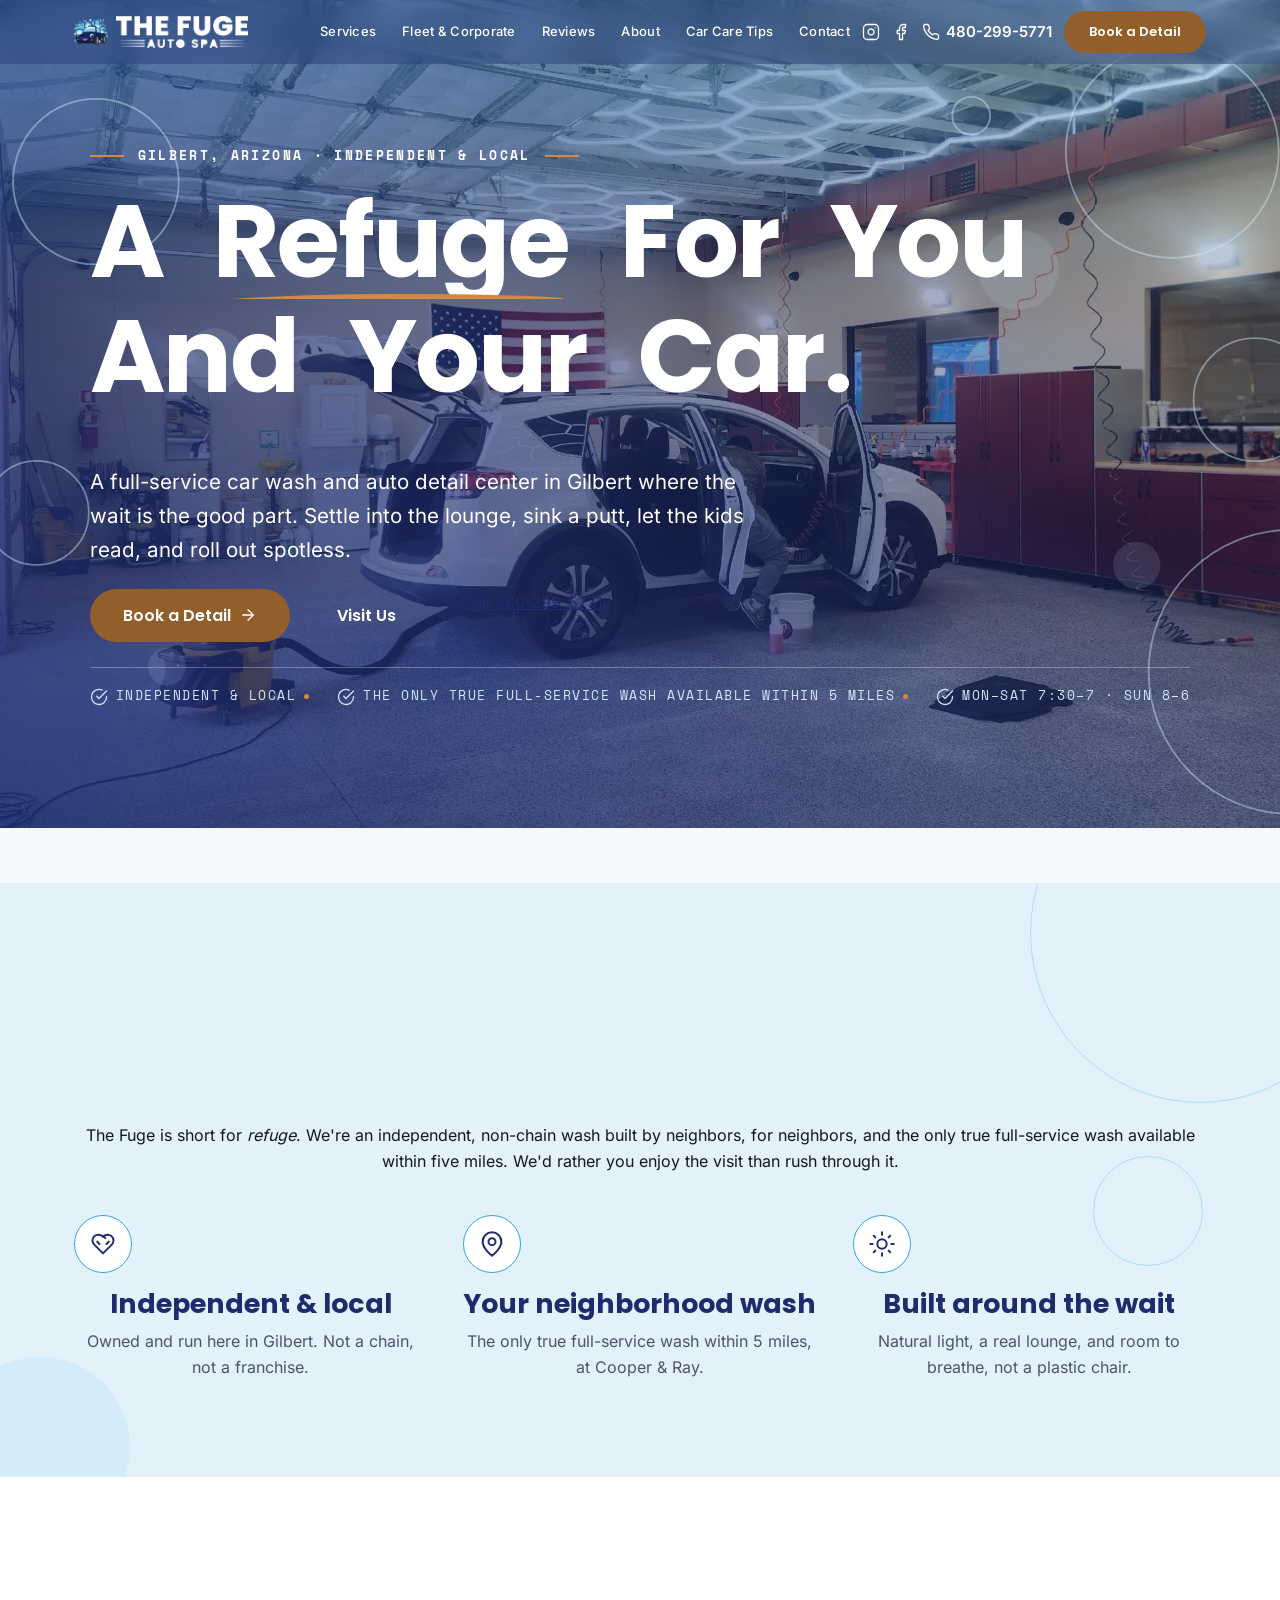
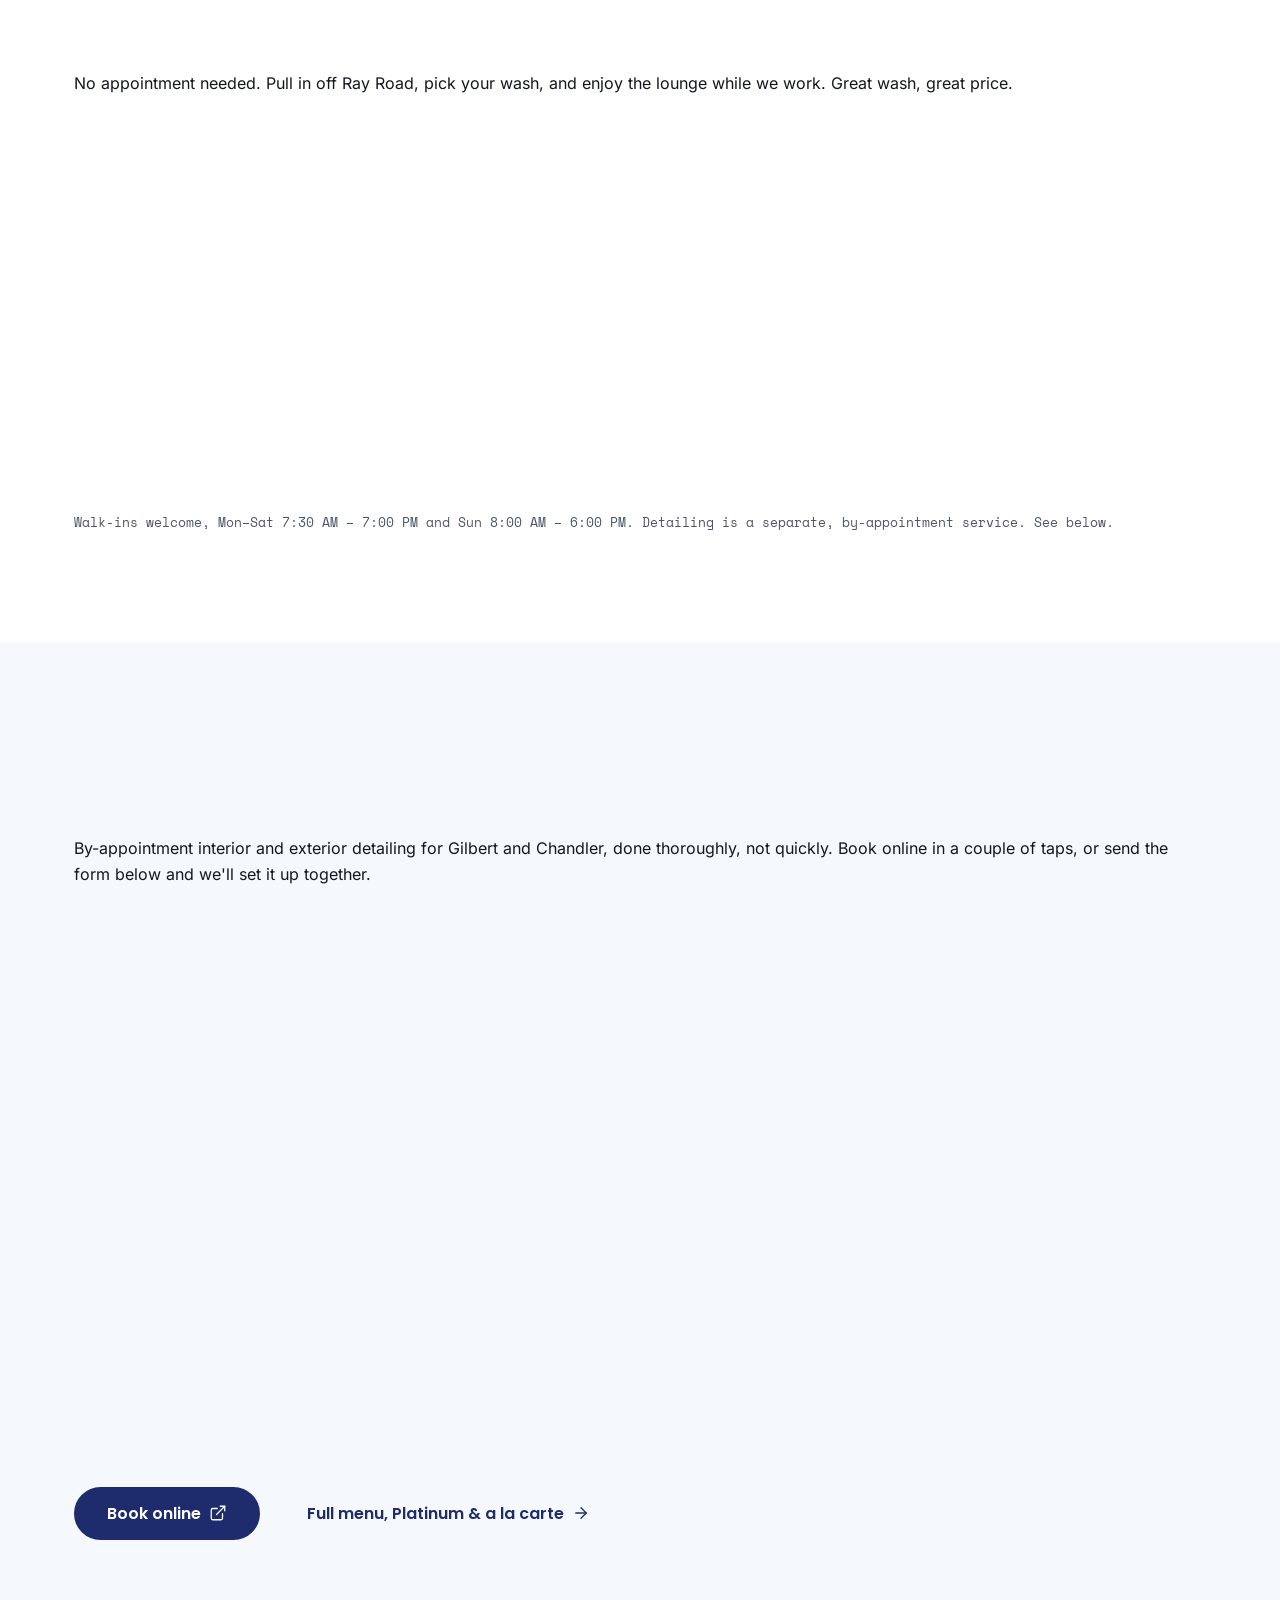
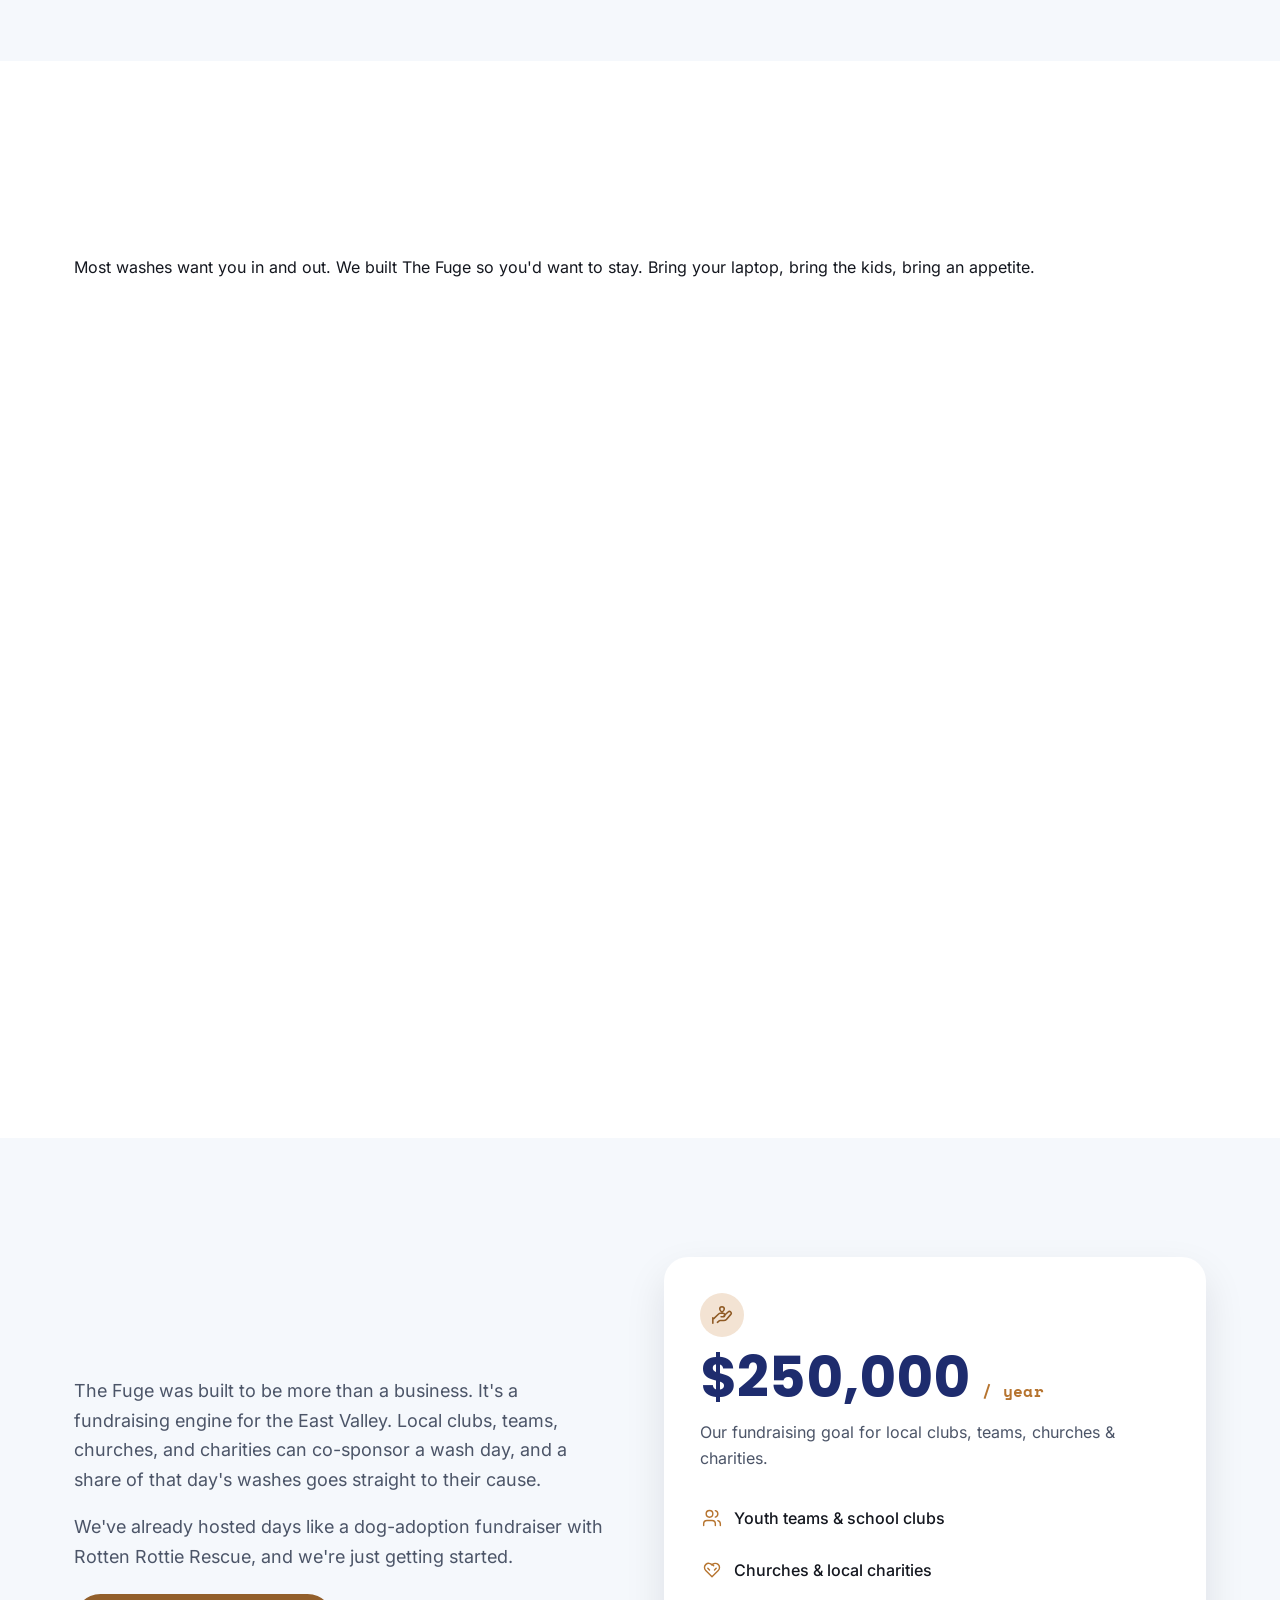
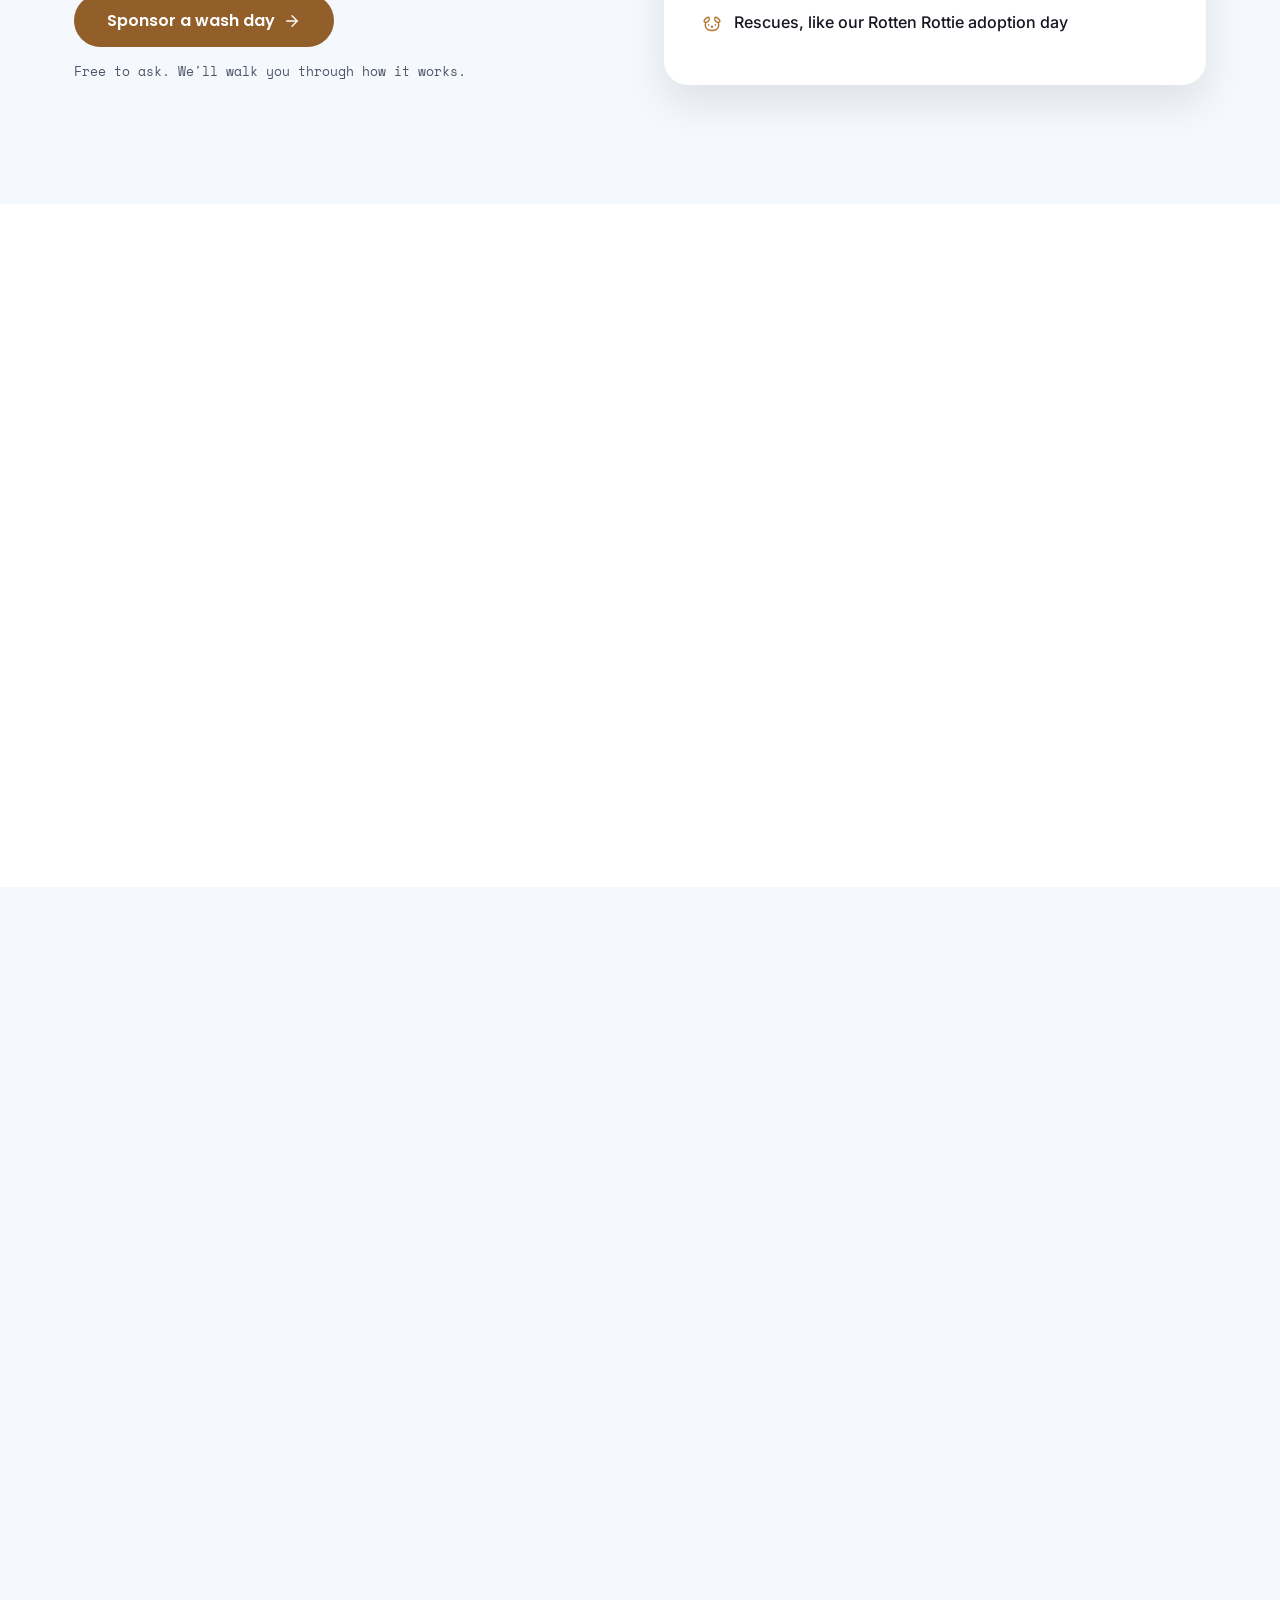
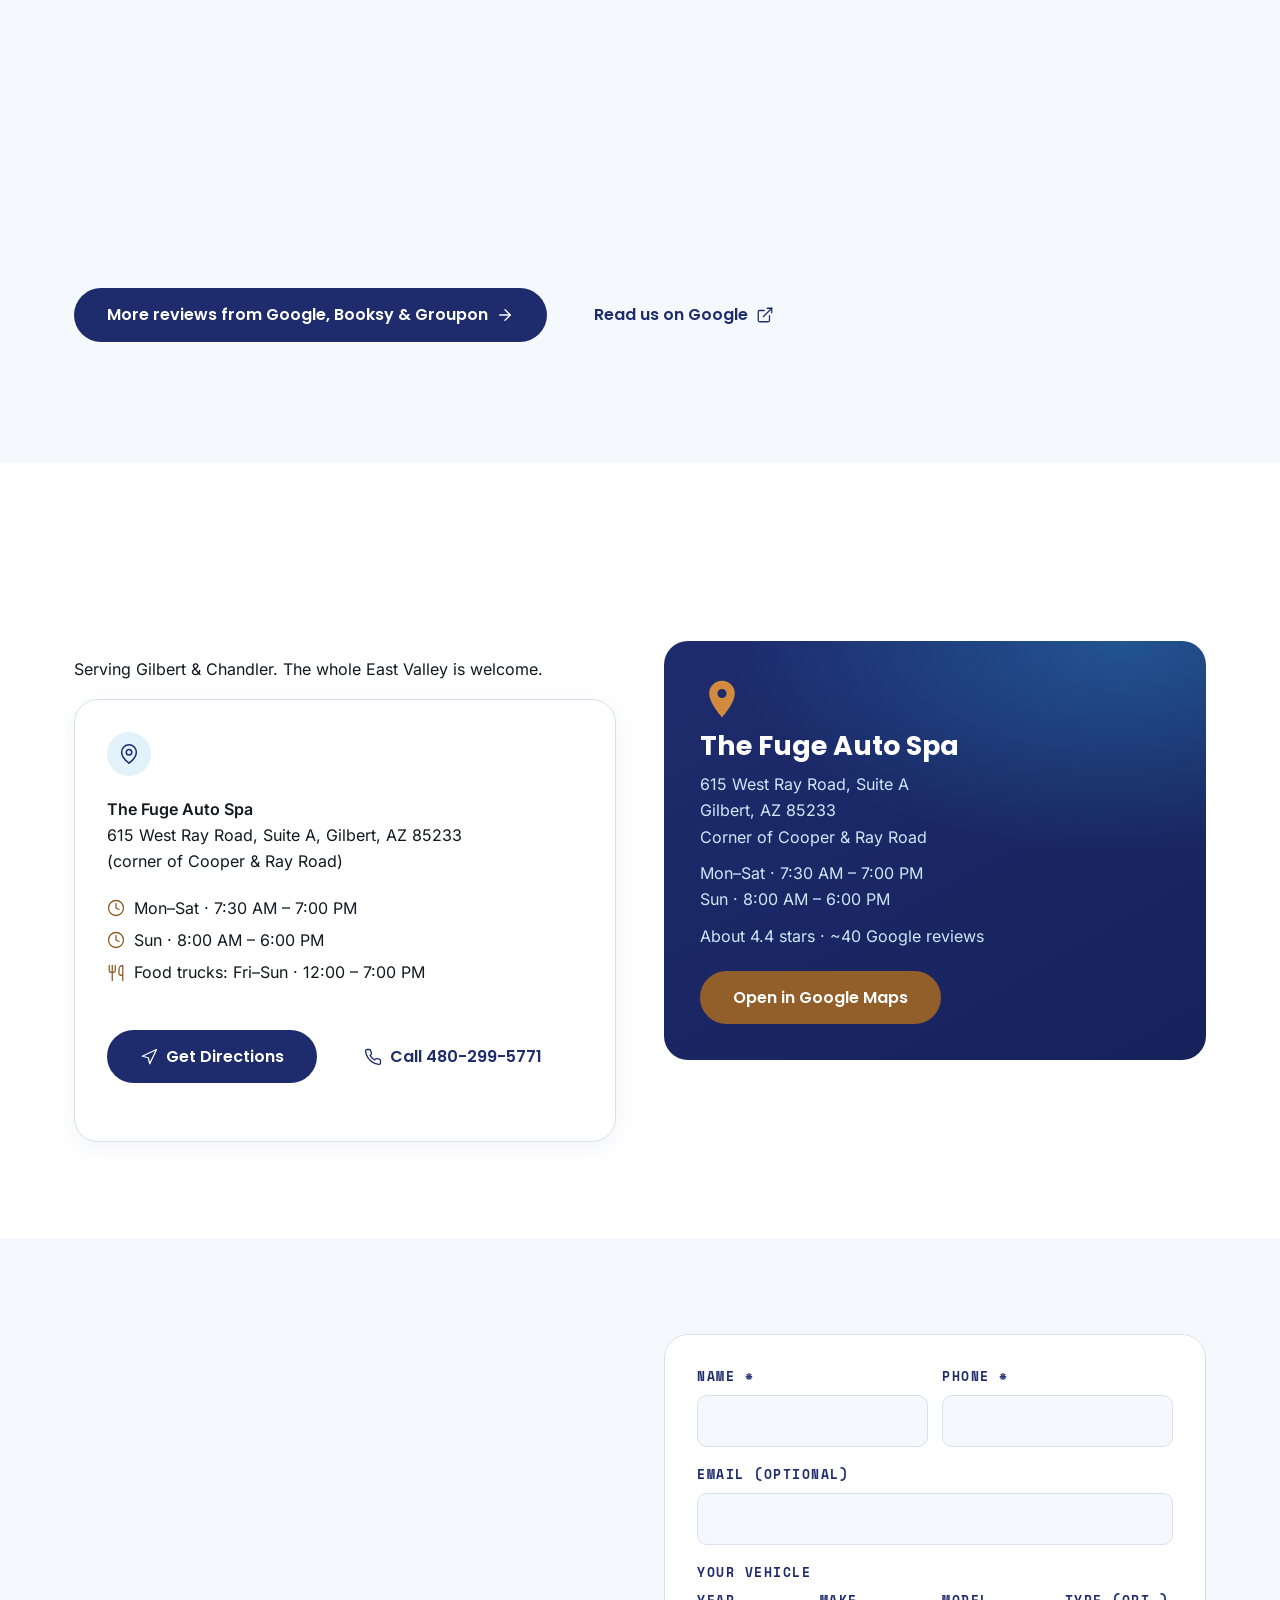
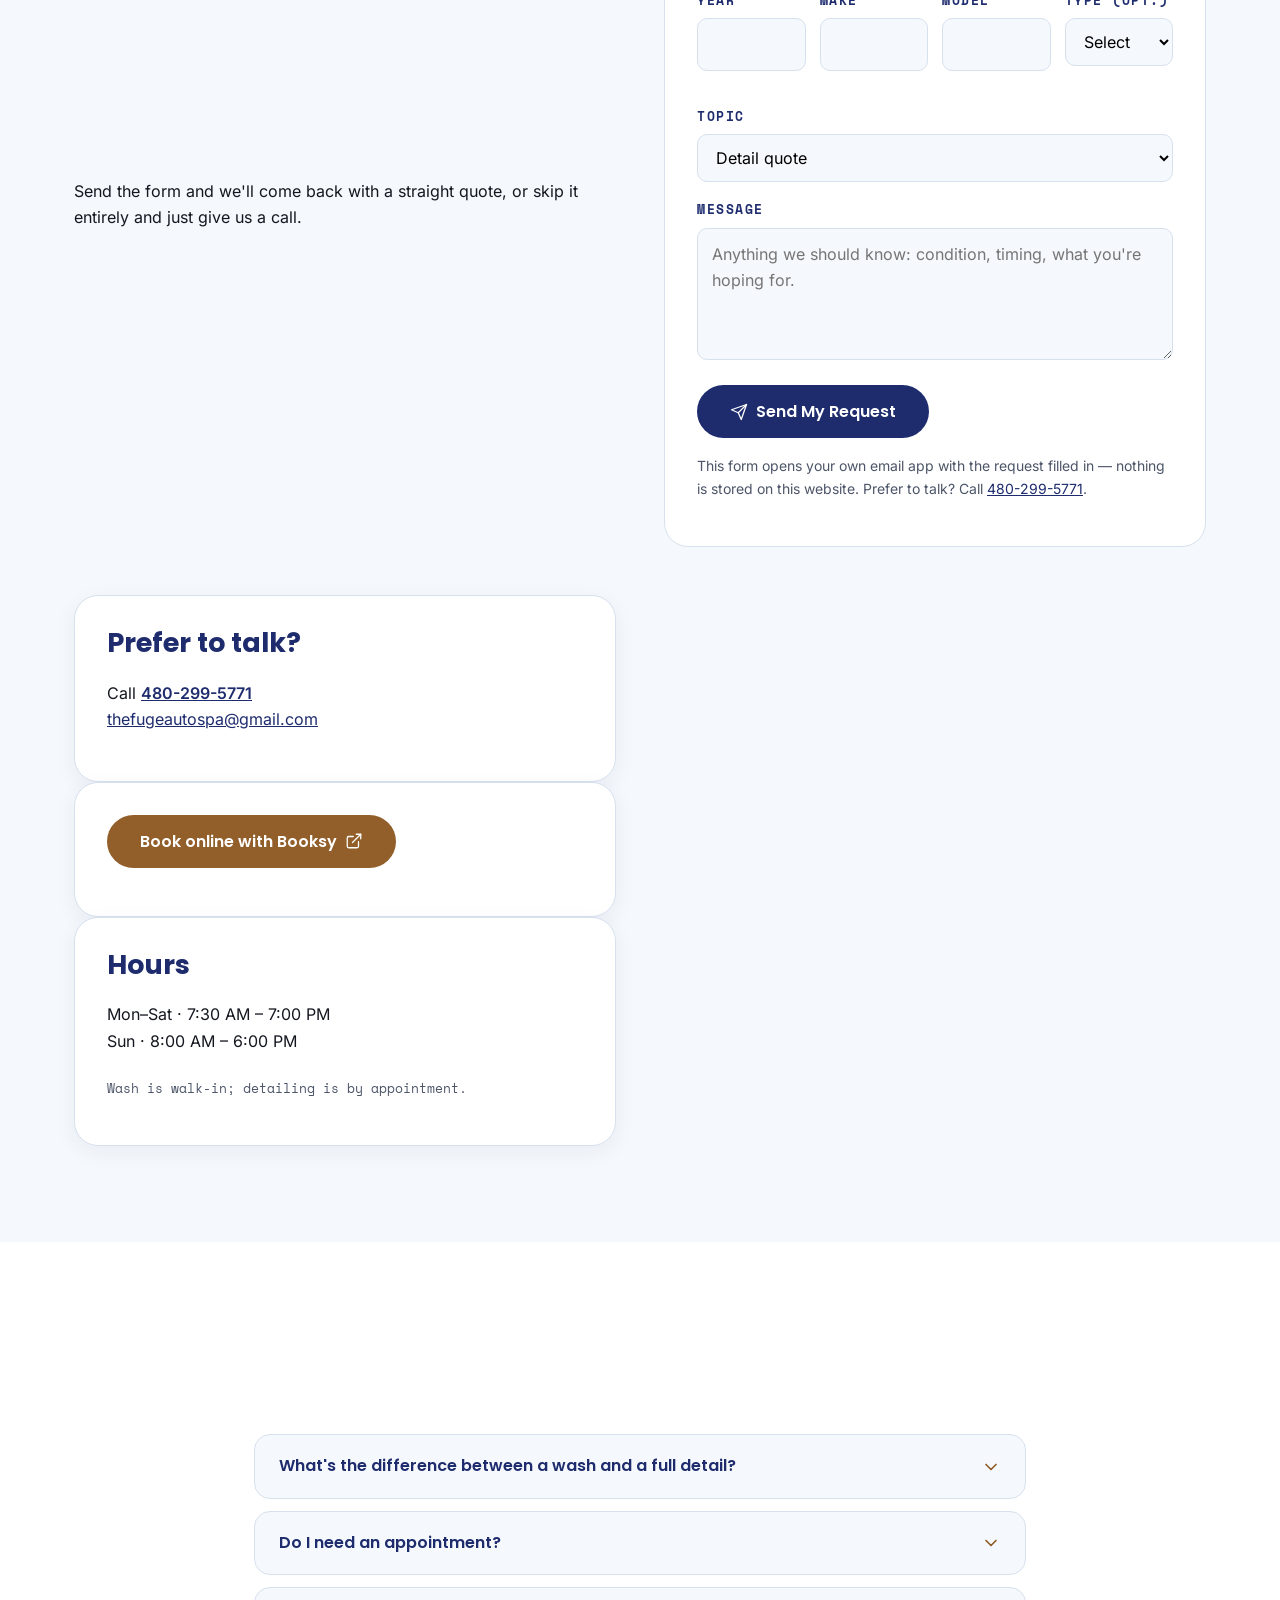
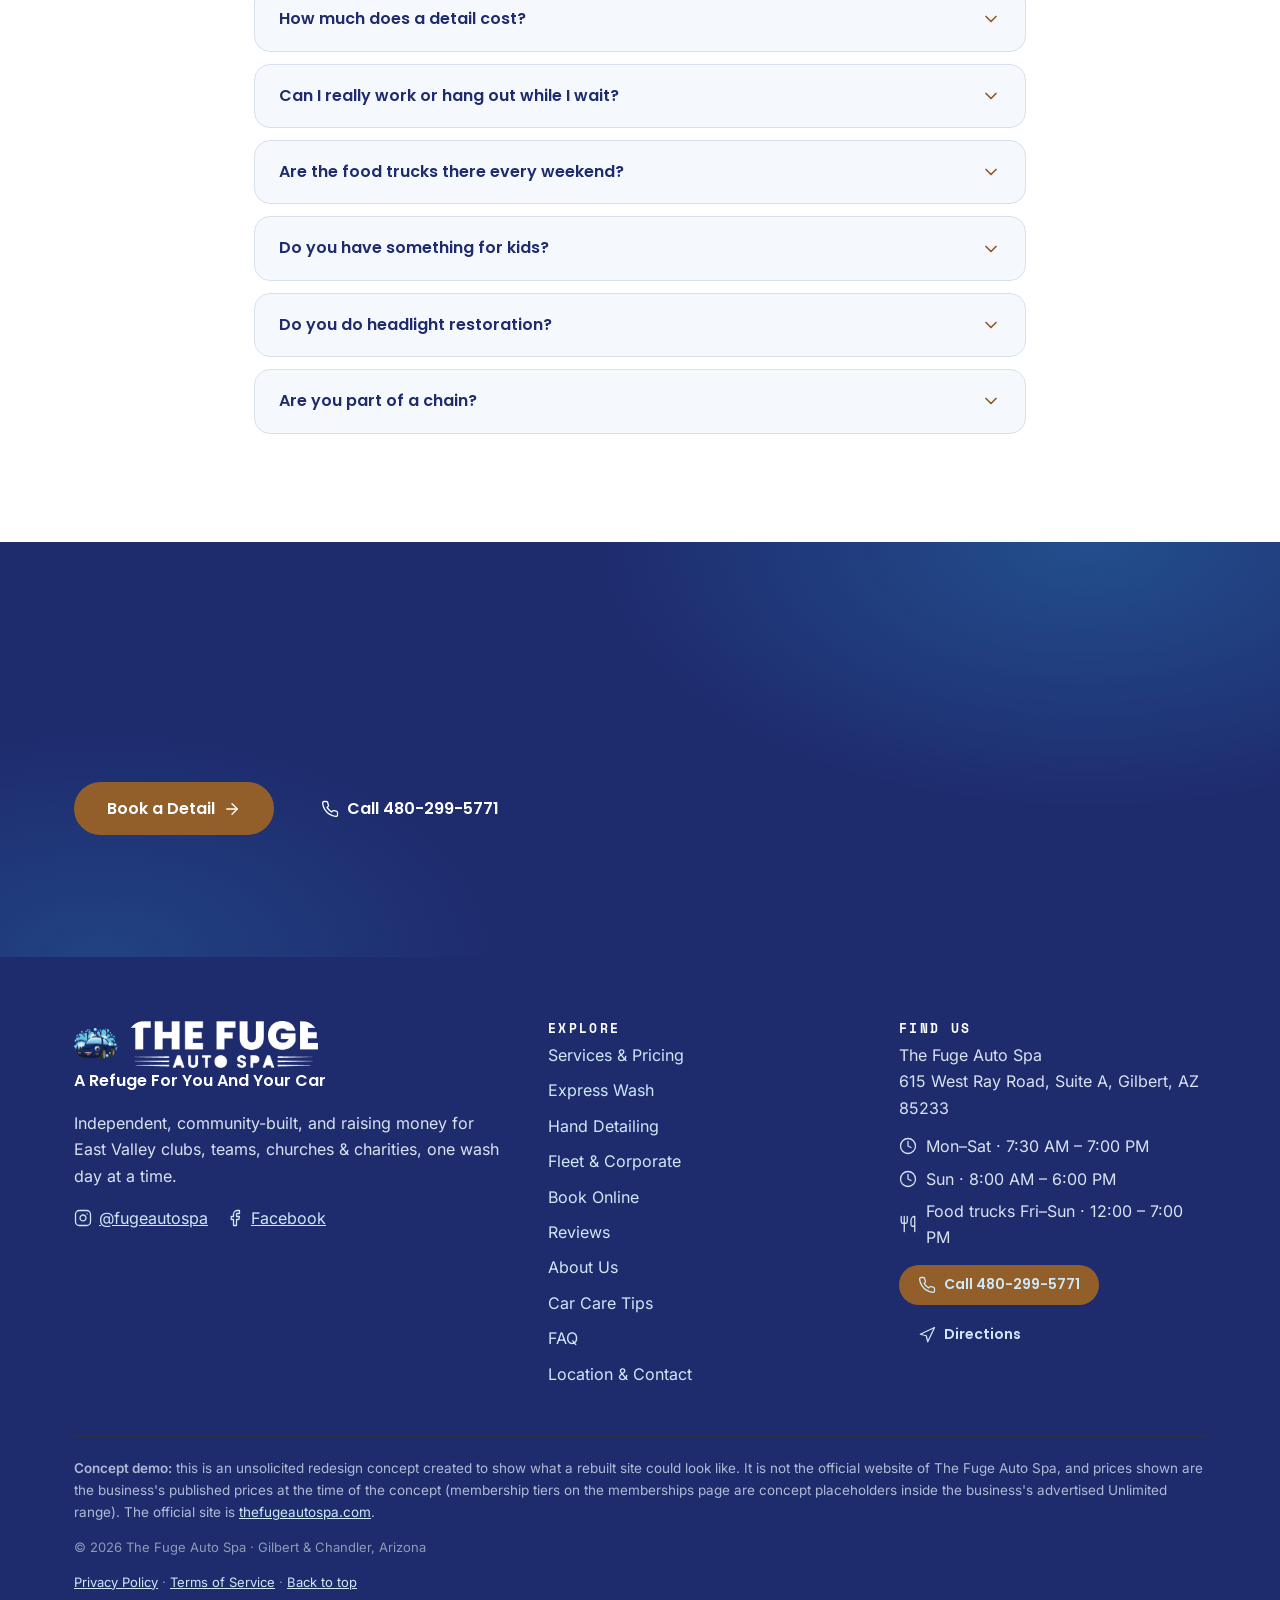
<file: index.html>
<!DOCTYPE html>
<html lang="en">
<head>
<meta charset="UTF-8">
<meta name="viewport" content="width=device-width, initial-scale=1">
<meta http-equiv="Content-Security-Policy" content="default-src 'self'; script-src 'self'; style-src 'self'; img-src 'self' data:; font-src 'self'; connect-src 'none'; form-action 'self' mailto:; object-src 'none'; base-uri 'self'; upgrade-insecure-requests">
<meta name="referrer" content="strict-origin-when-cross-origin">
<meta name="description" content="Concept redesign demo for The Fuge Auto Spa, Gilbert AZ: express washes $11–$22, signature details from $150, Unlimited memberships. Not the official site.">
<title>Car Wash &amp; Auto Detailing in Gilbert, AZ | The Fuge Auto Spa (Concept Demo)</title>
<link rel="icon" href="assets/img/favicon.svg" type="image/svg+xml">
<link rel="preload" href="assets/img/hero.webp" as="image" fetchpriority="high">
<link rel="preload" href="assets/fonts/poppins-700.woff2" as="font" type="font/woff2" crossorigin>
<link rel="stylesheet" href="css/styles.css?v=9">
</head>
<body id="top">
<a class="skip" href="#main">Skip to content</a>
<header class="site-header">
  <div class="wrap nav">
    <a class="logo" href="index.html"><img class="mark" src="assets/img/mark.png" alt="" width="44" height="32"><img class="wordmark" src="assets/img/wordmark-white.png" alt="The Fuge Auto Spa" width="170" height="42"><img class="wordmark-color" src="assets/img/wordmark.png" alt="" width="170" height="42"></a>
    <div class="nav-actions">
      <nav class="inline-nav" aria-label="Main">
        <a href="services.html">Services</a>
        <a href="fleet.html">Fleet &amp; Corporate</a>
        <a href="reviews.html">Reviews</a>
        <a href="about.html">About</a>
        <a href="car-care-tips.html">Car Care Tips</a>
        <a href="contact.html">Contact</a>
      </nav>
      <a class="nav-social" href="https://www.instagram.com/fugeautospa/" rel="noopener noreferrer" aria-label="The Fuge Auto Spa on Instagram"><svg viewBox="0 0 24 24" aria-hidden="true"><rect x="2" y="2" width="20" height="20" rx="5"/><path d="M16 11.37A4 4 0 1 1 12.63 8 4 4 0 0 1 16 11.37z"/><line x1="17.5" y1="6.5" x2="17.51" y2="6.5"/></svg></a>
      <a class="nav-social" href="https://www.facebook.com/thefugeautospa/" rel="noopener noreferrer" aria-label="The Fuge Auto Spa on Facebook"><svg viewBox="0 0 24 24" aria-hidden="true"><path d="M18 2h-3a5 5 0 0 0-5 5v3H7v4h3v8h4v-8h3l1-4h-4V7a1 1 0 0 1 1-1h3z"/></svg></a>
      <a class="nav-phone" href="tel:+14802995771"><svg viewBox="0 0 24 24" aria-hidden="true"><path d="M22 16.92v3a2 2 0 0 1-2.18 2 19.79 19.79 0 0 1-8.63-3.07 19.5 19.5 0 0 1-6-6 19.79 19.79 0 0 1-3.07-8.67A2 2 0 0 1 4.11 2h3a2 2 0 0 1 2 1.72c.127.96.361 1.903.7 2.81a2 2 0 0 1-.45 2.11L8.09 9.91a16 16 0 0 0 6 6l1.27-1.27a2 2 0 0 1 2.11-.45c.907.339 1.85.573 2.81.7A2 2 0 0 1 22 16.92z"/></svg>480-299-5771</a>
      <a class="btn btn-copper btn-nav" href="https://booksy.com/en-us/dl/show-business/1786393?utm_medium=c2c_referral" target="_blank" rel="noopener noreferrer">Book a Detail</a>
      <button class="menu-btn" id="menu-btn" type="button" aria-expanded="false" aria-controls="menu-panel" aria-label="Open menu"><span class="bars"><span></span><span></span><span></span></span></button>
    </div>
  </div>
  <div class="menu-panel" id="menu-panel">
    <div class="wrap">
      <nav aria-label="Main">
        <a href="services.html">Services</a>
        <a href="fleet.html">Fleet &amp; Corporate</a>
        <a href="reviews.html">Reviews</a>
        <a href="about.html">About</a>
        <a href="car-care-tips.html">Car Care Tips</a>
        <a href="contact.html">Contact</a>
        <a class="menu-book" href="https://booksy.com/en-us/dl/show-business/1786393?utm_medium=c2c_referral" target="_blank" rel="noopener noreferrer">Book a Detail</a>
      </nav>
      <div class="menu-foot">
        <div class="menu-socials">
          <a href="https://www.instagram.com/fugeautospa/" rel="noopener noreferrer" aria-label="The Fuge Auto Spa on Instagram"><svg viewBox="0 0 24 24" aria-hidden="true"><rect x="2" y="2" width="20" height="20" rx="5"/><path d="M16 11.37A4 4 0 1 1 12.63 8 4 4 0 0 1 16 11.37z"/><line x1="17.5" y1="6.5" x2="17.51" y2="6.5"/></svg></a>
          <a href="https://www.facebook.com/thefugeautospa/" rel="noopener noreferrer" aria-label="The Fuge Auto Spa on Facebook"><svg viewBox="0 0 24 24" aria-hidden="true"><path d="M18 2h-3a5 5 0 0 0-5 5v3H7v4h3v8h4v-8h3l1-4h-4V7a1 1 0 0 1 1-1h3z"/></svg></a>
        </div>
        <a class="btn btn-navy" href="tel:+14802995771"><svg viewBox="0 0 24 24" aria-hidden="true"><path d="M22 16.92v3a2 2 0 0 1-2.18 2 19.79 19.79 0 0 1-8.63-3.07 19.5 19.5 0 0 1-6-6 19.79 19.79 0 0 1-3.07-8.67A2 2 0 0 1 4.11 2h3a2 2 0 0 1 2 1.72c.127.96.361 1.903.7 2.81a2 2 0 0 1-.45 2.11L8.09 9.91a16 16 0 0 0 6 6l1.27-1.27a2 2 0 0 1 2.11-.45c.907.339 1.85.573 2.81.7A2 2 0 0 1 22 16.92z"/></svg>Call 480-299-5771</a>
        <a class="btn btn-ghost-dark" href="https://www.google.com/maps/search/?api=1&query=The%20Fuge%20Auto%20Spa%2C%20615%20W%20Ray%20Rd%20Suite%20A%2C%20Gilbert%2C%20AZ%2085233" rel="noopener noreferrer"><svg viewBox="0 0 24 24" aria-hidden="true"><polygon points="3 11 22 2 13 21 11 13 3 11"/></svg>Directions</a>
      </div>
    </div>
  </div>
</header>
<main id="main">
  <section class="hero" id="hero">
    <img fetchpriority="high" class="hero-img" src="assets/img/hero.webp" alt="A freshly detailed car at The Fuge Auto Spa" width="1920" height="1280">
    <div class="hero-wash"></div>
    <svg class="bubbles" data-parallax="0.10" viewBox="0 0 1200 700" preserveAspectRatio="xMidYMid slice" aria-hidden="true">
      <circle cx="1050" cy="120" r="90"></circle>
      <circle class="fill" cx="920" cy="220" r="34"></circle>
      <circle cx="1120" cy="330" r="52"></circle>
      <circle class="fill" cx="1020" cy="470" r="20"></circle>
      <circle cx="880" cy="90" r="16"></circle>
      <circle cx="1150" cy="560" r="120"></circle>
    </svg>
    <svg class="bubbles bubbles-left" data-parallax="0.06" viewBox="0 0 1200 700" preserveAspectRatio="xMidYMid slice" aria-hidden="true">
      <circle cx="140" cy="150" r="70"></circle>
      <circle class="fill" cx="240" cy="300" r="26"></circle>
      <circle cx="90" cy="430" r="44"></circle>
      <circle class="fill" cx="200" cy="560" r="16"></circle>
    </svg>
    <div class="wrap hero-inner">
      <p class="hero-eyebrow">Gilbert, Arizona · Independent &amp; Local</p>
      <h1><span class="hero-word"><span class="hero-word-inner">A</span></span> <span class="hero-word"><span class="hero-word-inner hero-word-swash">Refuge<svg class="swash" viewBox="0 0 140 16" preserveAspectRatio="none" aria-hidden="true"><path d="M4 11 C 36 4, 104 4, 136 9" fill="none" stroke="#d18a3f" stroke-width="5" stroke-linecap="round"></path></svg></span></span> <span class="hero-word"><span class="hero-word-inner">For</span></span> <span class="hero-word"><span class="hero-word-inner">You</span></span> <span class="hero-word"><span class="hero-word-inner">And</span></span> <span class="hero-word"><span class="hero-word-inner">Your</span></span> <span class="hero-word"><span class="hero-word-inner">Car.</span></span></h1>
      <p class="lede">A full-service car wash and auto detail center in Gilbert where the wait is the good part. Settle into the lounge, sink a putt, let the kids read, and roll out spotless.</p>
      <p class="cta-row"><a class="btn btn-copper" href="https://booksy.com/en-us/dl/show-business/1786393?utm_medium=c2c_referral" target="_blank" rel="noopener noreferrer">Book a Detail <svg viewBox="0 0 24 24" aria-hidden="true"><line x1="5" y1="12" x2="19" y2="12"/><polyline points="12 5 19 12 12 19"/></svg></a> <a class="btn btn-ghost" href="#visit">Visit Us</a> <a class="hero-call" href="tel:+14802995771"><svg viewBox="0 0 24 24" aria-hidden="true"><path d="M22 16.92v3a2 2 0 0 1-2.18 2 19.79 19.79 0 0 1-8.63-3.07 19.5 19.5 0 0 1-6-6 19.79 19.79 0 0 1-3.07-8.67A2 2 0 0 1 4.11 2h3a2 2 0 0 1 2 1.72c.127.96.361 1.903.7 2.81a2 2 0 0 1-.45 2.11L8.09 9.91a16 16 0 0 0 6 6l1.27-1.27a2 2 0 0 1 2.11-.45c.907.339 1.85.573 2.81.7A2 2 0 0 1 22 16.92z"/></svg>Call 480-299-5771</a></p>
      <ul class="hero-trust trust-strip">
        <li><svg viewBox="0 0 24 24" aria-hidden="true"><path d="M22 11.08V12a10 10 0 1 1-5.93-9.14"/><polyline points="22 4 12 14.01 9 11.01"/></svg>Independent &amp; local</li>
        <li><svg viewBox="0 0 24 24" aria-hidden="true"><path d="M22 11.08V12a10 10 0 1 1-5.93-9.14"/><polyline points="22 4 12 14.01 9 11.01"/></svg>The only true full-service wash available within 5 miles</li>
        <li><svg viewBox="0 0 24 24" aria-hidden="true"><path d="M22 11.08V12a10 10 0 1 1-5.93-9.14"/><polyline points="22 4 12 14.01 9 11.01"/></svg>Mon–Sat 7:30–7 · Sun 8–6</li>
      </ul>
    </div>
  </section>
  <svg class="ripple" viewBox="0 0 1440 56" preserveAspectRatio="none" aria-hidden="true"><path d="M0 32 C 180 6, 360 6, 540 28 C 720 50, 900 50, 1080 28 C 1260 6, 1360 10, 1440 24 L1440 56 L0 56 Z"/></svg>

  <section class="section sky" id="refuge">
    <div class="circles" aria-hidden="true"><span class="c1"></span><span class="c2 fill"></span><span class="c3"></span></div>
    <div class="wrap center-head">
      <p class="eyebrow" data-reveal>Why "The Fuge"</p>
      <h2 data-reveal data-reveal-delay="1">More than a car wash: a place to relax and unwind while we take care of your car.</h2>
      <p>The Fuge is short for <em>refuge</em>. We're an independent, non-chain wash built by neighbors, for neighbors, and the only true full-service wash available within five miles. We'd rather you enjoy the visit than rush through it.</p>
      <div class="icon-cols">
        <div class="icon-col">
          <div class="icon"><svg viewBox="0 0 24 24" aria-hidden="true"><path d="M19.5 12.572 12 20l-7.5-7.428a5 5 0 1 1 7.5-6.566 5 5 0 1 1 7.5 6.572"/><path d="m12 5 2 2"/><path d="m7 10 2 2"/><path d="m17 10-2 2"/></svg></div>
          <h3>Independent &amp; local</h3>
          <p>Owned and run here in Gilbert. Not a chain, not a franchise.</p>
        </div>
        <div class="icon-col">
          <div class="icon"><svg viewBox="0 0 24 24" aria-hidden="true"><path d="M20 10c0 6-8 12-8 12s-8-6-8-12a8 8 0 0 1 16 0Z"/><circle cx="12" cy="10" r="3"/></svg></div>
          <h3>Your neighborhood wash</h3>
          <p>The only true full-service wash within 5 miles, at Cooper &amp; Ray.</p>
        </div>
        <div class="icon-col">
          <div class="icon"><svg viewBox="0 0 24 24" aria-hidden="true"><circle cx="12" cy="12" r="4"/><path d="M12 2v2"/><path d="M12 20v2"/><path d="m4.93 4.93 1.41 1.41"/><path d="m17.66 17.66 1.41 1.41"/><path d="M2 12h2"/><path d="M20 12h2"/><path d="m6.34 17.66-1.41 1.41"/><path d="m19.07 4.93-1.41 1.41"/></svg></div>
          <h3>Built around the wait</h3>
          <p>Natural light, a real lounge, and room to breathe, not a plastic chair.</p>
        </div>
      </div>
    </div>
  </section>

  <section class="section alt" id="wash">
    <div class="wrap">
      <p class="eyebrow" data-reveal>01 · The Car Wash</p>
      <h2 data-reveal data-reveal-delay="1">Drive up. We'll take it from here.</h2>
      <p>No appointment needed. Pull in off Ray Road, pick your wash, and enjoy the lounge while we work. Great wash, great price.</p>
      <div class="cards">
      <article class="card" data-reveal>
        <div class="icon-chip"><svg viewBox="0 0 24 24" aria-hidden="true"><path d="M19 17h2c.6 0 1-.4 1-1v-3c0-.9-.7-1.7-1.5-1.9C18.7 10.6 16 10 16 10s-1.3-1.4-2.2-2.3c-.5-.4-1.1-.7-1.8-.7H5c-.6 0-1.1.4-1.4.9l-1.4 2.9A3.7 3.7 0 0 0 2 12v4c0 .6.4 1 1 1h2"/><circle cx="7" cy="17" r="2"/><path d="M9 17h6"/><circle cx="17" cy="17" r="2"/></svg></div>
        <h3>Express Wash</h3><p>Quick exterior clean.</p>
        <p class="price">$11</p>
      </article>
      <article class="card" data-reveal data-reveal-delay="1">
        <div class="icon-chip"><svg viewBox="0 0 24 24" aria-hidden="true"><path d="m12 3-1.9 5.8a2 2 0 0 1-1.3 1.3L3 12l5.8 1.9a2 2 0 0 1 1.3 1.3L12 21l1.9-5.8a2 2 0 0 1 1.3-1.3L21 12l-5.8-1.9a2 2 0 0 1-1.3-1.3Z"/><path d="M5 3v4"/><path d="M19 17v4"/><path d="M3 5h4"/><path d="M17 19h4"/></svg></div>
        <h3>Express Wash Plus</h3><p>Deeper clean, inside &amp; out.</p>
        <p class="price">$16</p>
      </article>
      <article class="card" data-reveal data-reveal-delay="2">
        <div class="icon-chip"><svg viewBox="0 0 24 24" aria-hidden="true"><path d="M12 2l2.9 6.3 6.9.8-5.1 4.7 1.4 6.8L12 17.3 5.9 20.6l1.4-6.8L2.2 9.1l6.9-.8z"/></svg></div>
        <h3>Express Wash Premium</h3><p>Our best express wash.</p>
        <p class="price">$19</p>
      </article>
      <article class="card" data-reveal data-reveal-delay="3">
        <div class="icon-chip"><svg viewBox="0 0 24 24" aria-hidden="true"><path d="M6 3h12l4 6-10 13L2 9Z"/><path d="M11 3 8 9l4 13 4-13-3-6"/><path d="M2 9h20"/></svg></div>
        <h3>Express Wash Platinum</h3><p>The ultimate express clean.</p>
        <p class="price">$22</p>
      </article>
      </div>
      <p class="note">Walk-ins welcome, Mon–Sat 7:30 AM – 7:00 PM and Sun 8:00 AM – 6:00 PM. Detailing is a separate, by-appointment service. See below.</p>
    </div>
  </section>

  <section class="section" id="detailing">
    <div class="wrap">
      <p class="eyebrow" data-reveal>02 · Detailing</p>
      <h2 data-reveal data-reveal-delay="1">Detailing worth booking ahead for.</h2>
      <p>By-appointment interior and exterior detailing for Gilbert and Chandler, done thoroughly, not quickly. Book online in a couple of taps, or send the form below and we'll set it up together.</p>
      <div class="cards">
      <article class="card" data-reveal>
        <div class="icon-chip"><svg viewBox="0 0 24 24" aria-hidden="true"><path d="M19 9V6a2 2 0 0 0-2-2H7a2 2 0 0 0-2 2v3"/><path d="M3 16a2 2 0 0 0 2 2h14a2 2 0 0 0 2-2v-5a2 2 0 0 0-4 0v2H7v-2a2 2 0 0 0-4 0Z"/><path d="M5 18v2"/><path d="M19 18v2"/></svg></div>
        <h3>Signature Interior Detail</h3>
        <p>Seats, carpets, panels, and glass reset to fresh. Ideal for daily drivers that have collected crumbs, dust, and clutter.</p>
        <p class="meta">Small cars &amp; sedans · 3 hr</p>
        <div class="price-row"><p class="price">$150</p><a class="btn btn-ghost-dark" href="https://booksy.com/en-us/dl/show-business/1786393?utm_medium=c2c_referral" target="_blank" rel="noopener noreferrer">Book now <svg viewBox="0 0 24 24" aria-hidden="true"><path d="M18 13v6a2 2 0 0 1-2 2H5a2 2 0 0 1-2-2V8a2 2 0 0 1 2-2h6"/><polyline points="15 3 21 3 21 9"/><line x1="10" y1="14" x2="21" y2="3"/></svg></a></div>
        <p class="card-note">Oversize interiors (large trucks, minivans, large SUVs): $225</p>
      </article>
      <article class="card pkg--featured" data-reveal data-reveal-delay="1">
        <div class="card-head"><div class="icon-chip copper"><svg viewBox="0 0 24 24" aria-hidden="true"><path d="m12 3-1.9 5.8a2 2 0 0 1-1.3 1.3L3 12l5.8 1.9a2 2 0 0 1 1.3 1.3L12 21l1.9-5.8a2 2 0 0 1 1.3-1.3L21 12l-5.8-1.9a2 2 0 0 1-1.3-1.3Z"/><path d="M5 3v4"/><path d="M19 17v4"/><path d="M3 5h4"/><path d="M17 19h4"/></svg></div><p class="badge">Most loved</p></div>
        <h3>Signature Interior &amp; Exterior</h3>
        <p>Our most popular full detail. Everything in the interior and exterior details, combined, for a complete inside-and-out reset.</p>
        <p class="meta">4 hr</p>
        <div class="price-row"><p class="price">$400</p><a class="btn btn-ghost-dark" href="https://booksy.com/en-us/dl/show-business/1786393?utm_medium=c2c_referral" target="_blank" rel="noopener noreferrer">Book now <svg viewBox="0 0 24 24" aria-hidden="true"><path d="M18 13v6a2 2 0 0 1-2 2H5a2 2 0 0 1-2-2V8a2 2 0 0 1 2-2h6"/><polyline points="15 3 21 3 21 9"/><line x1="10" y1="14" x2="21" y2="3"/></svg></a></div>
      </article>
      <article class="card" data-reveal data-reveal-delay="2">
        <div class="icon-chip"><svg viewBox="0 0 24 24" aria-hidden="true"><path d="m3 3 1.5 1.5"/><path d="M7 5h3"/><path d="M5 7v3"/><path d="M9 11h6a2 2 0 0 1 2 2v7a2 2 0 0 1-2 2H9a2 2 0 0 1-2-2v-7a2 2 0 0 1 2-2Z"/><path d="M9 11V9a2 2 0 0 1 2-2h2a2 2 0 0 1 2 2v2"/></svg></div>
        <h3>Signature Exterior Detail</h3>
        <p>Exterior wash and ceramic wax, wheels and tires wiped down, glass cleaned inside and out. We'll recommend a clay bar or headlight restoration add-on if your paint needs a deeper fix.</p>
        <p class="meta">3 hr</p>
        <div class="price-row"><p class="price">$200</p><a class="btn btn-ghost-dark" href="https://booksy.com/en-us/dl/show-business/1786393?utm_medium=c2c_referral" target="_blank" rel="noopener noreferrer">Book now <svg viewBox="0 0 24 24" aria-hidden="true"><path d="M18 13v6a2 2 0 0 1-2 2H5a2 2 0 0 1-2-2V8a2 2 0 0 1 2-2h6"/><polyline points="15 3 21 3 21 9"/><line x1="10" y1="14" x2="21" y2="3"/></svg></a></div>
      </article>
      </div>
      <p class="cta-row"><a class="btn btn-navy" href="https://booksy.com/en-us/dl/show-business/1786393?utm_medium=c2c_referral" target="_blank" rel="noopener noreferrer">Book online <svg viewBox="0 0 24 24" aria-hidden="true"><path d="M18 13v6a2 2 0 0 1-2 2H5a2 2 0 0 1-2-2V8a2 2 0 0 1 2-2h6"/><polyline points="15 3 21 3 21 9"/><line x1="10" y1="14" x2="21" y2="3"/></svg></a> <a class="btn btn-ghost-dark" href="detailing.html">Full menu, Platinum &amp; a la carte <svg viewBox="0 0 24 24" aria-hidden="true"><line x1="5" y1="12" x2="19" y2="12"/><polyline points="12 5 19 12 12 19"/></svg></a></p>
    </div>
  </section>

  <section class="section alt" id="experience">
    <div class="wrap">
      <p class="eyebrow" data-reveal>03 · The Experience</p>
      <h2 data-reveal data-reveal-delay="1">The wait is the whole point.</h2>
      <p>Most washes want you in and out. We built The Fuge so you'd want to stay. Bring your laptop, bring the kids, bring an appetite.</p>
      <div class="bento">
        <article class="card tile-wide" data-reveal>
          <div>
            <h3>A lounge you can actually work from</h3>
            <p>Ten remote-work stations with high-speed internet, power at every seat, free WiFi, and natural light everywhere. Take the meeting, clear the inbox. Your car will be ready when you are.</p>
            <ul class="spec-list"><li><svg viewBox="0 0 24 24" aria-hidden="true"><path d="M20 16V7a2 2 0 0 0-2-2H6a2 2 0 0 0-2 2v9m16 0H4m16 0 1.28 2.55a1 1 0 0 1-.9 1.45H3.62a1 1 0 0 1-.9-1.45L4 16"/></svg>10 work stations</li><li><svg viewBox="0 0 24 24" aria-hidden="true"><path d="M5 13a10 10 0 0 1 14 0"/><path d="M8.5 16.5a5 5 0 0 1 7 0"/><path d="M2 8.82a15 15 0 0 1 20 0"/><line x1="12" y1="20" x2="12.01" y2="20"/></svg>Free high-speed WiFi</li><li><svg viewBox="0 0 24 24" aria-hidden="true"><polygon points="13 2 3 14 12 14 11 22 21 10 12 10 13 2"/></svg>Power at every seat</li><li><svg viewBox="0 0 24 24" aria-hidden="true"><circle cx="12" cy="12" r="4"/><path d="M12 2v2"/><path d="M12 20v2"/><path d="m4.93 4.93 1.41 1.41"/><path d="m17.66 17.66 1.41 1.41"/><path d="M2 12h2"/><path d="M20 12h2"/><path d="m6.34 17.66-1.41 1.41"/><path d="m19.07 4.93-1.41 1.41"/></svg>Natural lighting</li></ul>
          </div>
          <img loading="lazy" decoding="async" src="assets/img/workspace.webp" alt="Wood work bar with leather stools, outlets, and a laptop in the lounge at The Fuge Auto Spa" width="960" height="720">
        </article>
        <article class="card" data-reveal data-reveal-delay="1"><div class="icon-chip"><svg viewBox="0 0 24 24" aria-hidden="true"><path d="m12 8 6-3-6-3-6 3Z"/><path d="M4.6 10.6 2 9l6-3"/><path d="m13.4 4.6 6.6-3.6"/><path d="m12 8 6 3-6 3-6-3Z"/><path d="m12 14 6 3-6 3-6-3Z"/><path d="m6 11 6 3"/><path d="M12 14v6"/><path d="M6 17v-6"/><path d="M18 17v-6"/></svg></div><h3>Putting green</h3><p>Free for wash and detail customers. Work on the short game while we work on the shine.</p></article>
        <article class="card" data-reveal data-reveal-delay="2"><div class="icon-chip"><svg viewBox="0 0 24 24" aria-hidden="true"><path d="M9 12h.01"/><path d="M15 12h.01"/><path d="M10 16c.5.3 1.2.5 2 .5s1.5-.2 2-.5"/><path d="M19 6.3a9 9 0 0 1 1.8 3.9 2 2 0 0 1 0 3.6 9 9 0 0 1-17.6 0 2 2 0 0 1 0-3.6A9 9 0 0 1 12 3c2 0 3.5 1.1 3.5 2.5s-.9 2.5-2 2.5c-.8 0-1.5-.4-1.5-1"/></svg></div><h3>Kids' corner</h3><p>A big chalkboard to draw on and a Little Free Library stocked with free children's books. Happy kids, easy visit.</p></article>
        <article class="card" data-reveal data-reveal-delay="3"><div class="icon-chip"><svg viewBox="0 0 24 24" aria-hidden="true"><path d="M3 2v7c0 1.1.9 2 2 2h4a2 2 0 0 0 2-2V2"/><path d="M7 2v20"/><path d="M21 15V2a5 5 0 0 0-5 5v6c0 1.1.9 2 2 2h3Zm0 0v7"/></svg></div><h3>Weekend food trucks</h3><p>A rotating lineup parks here Fri–Sun · 12:00 – 7:00 PM. Grab lunch while your car gets its own treatment.</p></article>
      </div>
    </div>
  </section>

  <section class="section" id="community">
    <div class="wrap two-col">
      <div>
        <p class="eyebrow" data-reveal>04 · Community</p>
        <h2 data-reveal data-reveal-delay="1">Every wash gives something back.</h2>
        <p class="lede-gray">The Fuge was built to be more than a business. It's a fundraising engine for the East Valley. Local clubs, teams, churches, and charities can co-sponsor a wash day, and a share of that day's washes goes straight to their cause.</p>
        <p class="lede-gray">We've already hosted days like a dog-adoption fundraiser with Rotten Rottie Rescue, and we're just getting started.</p>
        <p class="cta-row"><a class="btn btn-copper" href="#contact" data-topic="Community partnership">Sponsor a wash day <svg viewBox="0 0 24 24" aria-hidden="true"><line x1="5" y1="12" x2="19" y2="12"/><polyline points="12 5 19 12 12 19"/></svg></a> <span class="note">Free to ask. We'll walk you through how it works.</span></p>
      </div>
      <div class="stat-card">
        <div class="icon-chip copper"><svg viewBox="0 0 24 24" aria-hidden="true"><path d="M11 14h2a2 2 0 1 0 0-4h-3c-.6 0-1.1.2-1.4.6L3 16"/><path d="m7 20 1.6-1.4c.3-.4.8-.6 1.4-.6h4c1.1 0 2.1-.4 2.8-1.2l4.6-5.2a2 2 0 0 0-2.75-2.91l-4.2 3.9"/><path d="M2 15v6"/><path d="M12 3c-1.5 0-2.5 1-2.5 2.5S12 9 12 9s2.5-2 2.5-3.5S13.5 3 12 3Z"/></svg></div>
        <p class="stat">$250,000 <span class="per">/ year</span></p>
        <p>Our fundraising goal for local clubs, teams, churches &amp; charities.</p>
        <ul class="stat-rows">
          <li><svg viewBox="0 0 24 24" aria-hidden="true"><path d="M16 21v-2a4 4 0 0 0-4-4H6a4 4 0 0 0-4 4v2"/><circle cx="9" cy="7" r="4"/><path d="M22 21v-2a4 4 0 0 0-3-3.87"/><path d="M16 3.13a4 4 0 0 1 0 7.75"/></svg>Youth teams &amp; school clubs</li>
          <li><svg viewBox="0 0 24 24" aria-hidden="true"><path d="M19.5 12.572 12 20l-7.5-7.428a5 5 0 1 1 7.5-6.566 5 5 0 1 1 7.5 6.572"/><path d="m12 5 2 2"/><path d="m7 10 2 2"/><path d="m17 10-2 2"/></svg>Churches &amp; local charities</li>
          <li><svg viewBox="0 0 24 24" aria-hidden="true"><path d="M11.25 16.25h1.5L12 17z"/><path d="M16 14v.5"/><path d="M4.42 11.247A13.152 13.152 0 0 0 4 14.556C4 18.728 7.582 21 12 21s8-2.272 8-6.444a11.702 11.702 0 0 0-.493-3.309"/><path d="M8 14v.5"/><path d="M8.5 8.5c-.384 1.05-1.083 2.028-2.344 2.5-1.931.722-3.956-.297-3.656-1.45a5.61 5.61 0 0 1 1.14-2.054C4.758 6.363 6.135 5 7.477 5c1.172 0 1.666 1.45 1.023 3.5Z"/><path d="M15.5 8.5c.384 1.05 1.083 2.028 2.344 2.5 1.931.722 3.956-.297 3.656-1.45a5.61 5.61 0 0 0-1.14-2.054C19.242 6.363 17.865 5 16.523 5c-1.172 0-1.666 1.45-1.023 3.5Z"/></svg>Rescues, like our Rotten Rottie adoption day</li>
        </ul>
      </div>
    </div>
  </section>

  <section class="section alt" id="gallery">
    <div class="wrap">
      <p class="eyebrow" data-reveal>05 · The Space</p>
      <h2 data-reveal data-reveal-delay="1">Have a look around.</h2>
      <p data-reveal data-reveal-delay="2">Clean cars, calm corners, and the community moments in between.</p>
      <div class="gallery">
        <figure class="gallery-item"><img data-reveal loading="lazy" decoding="async" src="assets/img/relax-station.webp" alt="Plush couches and sculptural coffee tables in The Fuge Auto Spa lounge, with the words Relax While You Wait" width="720" height="540"></figure>
        <figure class="gallery-item"><img data-reveal data-reveal-delay="1" loading="lazy" decoding="async" src="assets/img/detailed-car.webp" alt="Freshly detailed car interior at The Fuge Auto Spa, spotless dash and steering wheel" width="682" height="540"></figure>
        <figure class="gallery-item"><img data-reveal data-reveal-delay="2" loading="lazy" decoding="async" src="assets/img/putting-green.webp" alt="Putting green with paver stepping stones at The Fuge Auto Spa in Gilbert" width="720" height="540"></figure>
      </div>
    </div>
  </section>

  <section class="section" id="reviews">
    <div class="wrap">
      <p class="eyebrow" data-reveal>06 · Word of Mouth</p>
      <h2 data-reveal data-reveal-delay="1">Don't take our word for it.</h2>
      <p class="aggregate" data-reveal data-reveal-delay="2">Real reviews from real neighbors. The Fuge holds about <strong>4.4 stars across roughly 40 Google reviews</strong> <span class="stars" aria-label="4.4 out of 5 stars"><svg viewBox="0 0 24 24" aria-hidden="true"><path d="M12 2l2.9 6.3 6.9.8-5.1 4.7 1.4 6.8L12 17.3 5.9 20.6l1.4-6.8L2.2 9.1l6.9-.8z"/></svg><svg viewBox="0 0 24 24" aria-hidden="true"><path d="M12 2l2.9 6.3 6.9.8-5.1 4.7 1.4 6.8L12 17.3 5.9 20.6l1.4-6.8L2.2 9.1l6.9-.8z"/></svg><svg viewBox="0 0 24 24" aria-hidden="true"><path d="M12 2l2.9 6.3 6.9.8-5.1 4.7 1.4 6.8L12 17.3 5.9 20.6l1.4-6.8L2.2 9.1l6.9-.8z"/></svg><svg viewBox="0 0 24 24" aria-hidden="true"><path d="M12 2l2.9 6.3 6.9.8-5.1 4.7 1.4 6.8L12 17.3 5.9 20.6l1.4-6.8L2.2 9.1l6.9-.8z"/></svg><svg viewBox="0 0 24 24" aria-hidden="true"><path d="M12 2l2.9 6.3 6.9.8-5.1 4.7 1.4 6.8L12 17.3 5.9 20.6l1.4-6.8L2.2 9.1l6.9-.8z"/></svg></span> — read them live rather than trusting a screenshot.</p>
      <div class="review-grid">
        <figure class="review" data-reveal>
          <div class="review-stars" aria-label="Rated 5 out of 5 stars"><svg viewBox="0 0 24 24" aria-hidden="true"><path d="M12 2l2.9 6.3 6.9.8-5.1 4.7 1.4 6.8L12 17.3 5.9 20.6l1.4-6.8L2.2 9.1l6.9-.8z"/></svg><svg viewBox="0 0 24 24" aria-hidden="true"><path d="M12 2l2.9 6.3 6.9.8-5.1 4.7 1.4 6.8L12 17.3 5.9 20.6l1.4-6.8L2.2 9.1l6.9-.8z"/></svg><svg viewBox="0 0 24 24" aria-hidden="true"><path d="M12 2l2.9 6.3 6.9.8-5.1 4.7 1.4 6.8L12 17.3 5.9 20.6l1.4-6.8L2.2 9.1l6.9-.8z"/></svg><svg viewBox="0 0 24 24" aria-hidden="true"><path d="M12 2l2.9 6.3 6.9.8-5.1 4.7 1.4 6.8L12 17.3 5.9 20.6l1.4-6.8L2.2 9.1l6.9-.8z"/></svg><svg viewBox="0 0 24 24" aria-hidden="true"><path d="M12 2l2.9 6.3 6.9.8-5.1 4.7 1.4 6.8L12 17.3 5.9 20.6l1.4-6.8L2.2 9.1l6.9-.8z"/></svg></div>
          
          <p>I wish I could give this place 100 stars. Ernesto went above and beyond bringing my car back to life. I have a huskey and two little ones and now my car looks brand new again. If you want AMAZING work at a great affordable price this is the place to go. It took about two hours and they have beverages, work tables, and even a kid area. This will Definitely be my go to spot.</p>
          <figcaption><span class="r-name">Elena Morales</span><span class="r-src">Google review</span></figcaption>
        
        </figure>
        <figure class="review" data-reveal data-reveal-delay="1">
          <div class="review-stars" aria-label="Rated 5 out of 5 stars"><svg viewBox="0 0 24 24" aria-hidden="true"><path d="M12 2l2.9 6.3 6.9.8-5.1 4.7 1.4 6.8L12 17.3 5.9 20.6l1.4-6.8L2.2 9.1l6.9-.8z"/></svg><svg viewBox="0 0 24 24" aria-hidden="true"><path d="M12 2l2.9 6.3 6.9.8-5.1 4.7 1.4 6.8L12 17.3 5.9 20.6l1.4-6.8L2.2 9.1l6.9-.8z"/></svg><svg viewBox="0 0 24 24" aria-hidden="true"><path d="M12 2l2.9 6.3 6.9.8-5.1 4.7 1.4 6.8L12 17.3 5.9 20.6l1.4-6.8L2.2 9.1l6.9-.8z"/></svg><svg viewBox="0 0 24 24" aria-hidden="true"><path d="M12 2l2.9 6.3 6.9.8-5.1 4.7 1.4 6.8L12 17.3 5.9 20.6l1.4-6.8L2.2 9.1l6.9-.8z"/></svg><svg viewBox="0 0 24 24" aria-hidden="true"><path d="M12 2l2.9 6.3 6.9.8-5.1 4.7 1.4 6.8L12 17.3 5.9 20.6l1.4-6.8L2.2 9.1l6.9-.8z"/></svg></div>
          
          <p>Everyone was super friendly and did an amazing job on my car. It looks brand new again! Really happy with the service and would definitely recommend</p>
          <figcaption><span class="r-name">Jamie De La Torre</span><span class="r-src">Google review</span></figcaption>
        
        </figure>
        <figure class="review" data-reveal data-reveal-delay="2">
          <div class="review-stars" aria-label="Rated 5 out of 5 stars"><svg viewBox="0 0 24 24" aria-hidden="true"><path d="M12 2l2.9 6.3 6.9.8-5.1 4.7 1.4 6.8L12 17.3 5.9 20.6l1.4-6.8L2.2 9.1l6.9-.8z"/></svg><svg viewBox="0 0 24 24" aria-hidden="true"><path d="M12 2l2.9 6.3 6.9.8-5.1 4.7 1.4 6.8L12 17.3 5.9 20.6l1.4-6.8L2.2 9.1l6.9-.8z"/></svg><svg viewBox="0 0 24 24" aria-hidden="true"><path d="M12 2l2.9 6.3 6.9.8-5.1 4.7 1.4 6.8L12 17.3 5.9 20.6l1.4-6.8L2.2 9.1l6.9-.8z"/></svg><svg viewBox="0 0 24 24" aria-hidden="true"><path d="M12 2l2.9 6.3 6.9.8-5.1 4.7 1.4 6.8L12 17.3 5.9 20.6l1.4-6.8L2.2 9.1l6.9-.8z"/></svg><svg viewBox="0 0 24 24" aria-hidden="true"><path d="M12 2l2.9 6.3 6.9.8-5.1 4.7 1.4 6.8L12 17.3 5.9 20.6l1.4-6.8L2.2 9.1l6.9-.8z"/></svg></div>
          
          <p>Wonderful place, owner is very friendly and staff here all did their work very nicely. My vehicle had much dirt inside, I drove half hour here and I got very satisfied with the service. It now looks super neat and clean from both inside and outside. Highly recommend this place to everyone.</p>
          <figcaption><span class="r-name">Chen</span><span class="r-src">Google review</span></figcaption>
        
        </figure>
        <figure class="review" data-reveal data-reveal-delay="3">
          <div class="review-stars" aria-label="Rated 5 out of 5 stars"><svg viewBox="0 0 24 24" aria-hidden="true"><path d="M12 2l2.9 6.3 6.9.8-5.1 4.7 1.4 6.8L12 17.3 5.9 20.6l1.4-6.8L2.2 9.1l6.9-.8z"/></svg><svg viewBox="0 0 24 24" aria-hidden="true"><path d="M12 2l2.9 6.3 6.9.8-5.1 4.7 1.4 6.8L12 17.3 5.9 20.6l1.4-6.8L2.2 9.1l6.9-.8z"/></svg><svg viewBox="0 0 24 24" aria-hidden="true"><path d="M12 2l2.9 6.3 6.9.8-5.1 4.7 1.4 6.8L12 17.3 5.9 20.6l1.4-6.8L2.2 9.1l6.9-.8z"/></svg><svg viewBox="0 0 24 24" aria-hidden="true"><path d="M12 2l2.9 6.3 6.9.8-5.1 4.7 1.4 6.8L12 17.3 5.9 20.6l1.4-6.8L2.2 9.1l6.9-.8z"/></svg><svg viewBox="0 0 24 24" aria-hidden="true"><path d="M12 2l2.9 6.3 6.9.8-5.1 4.7 1.4 6.8L12 17.3 5.9 20.6l1.4-6.8L2.2 9.1l6.9-.8z"/></svg></div>
          
          <p>Amazing! Ernesto really paid attention to detail- our car looks better than we thought it could!! They went above and beyond to make sure that we were taken care of. I would (and will!) recommend this to everybody! Great prices, great attention, went the extra mile. We will be back!</p>
          <figcaption><span class="r-name">Megan Hansen</span><span class="r-src">Google review</span></figcaption>
        
        </figure>
      </div>
      <p class="cta-row"><a class="btn btn-navy" href="reviews.html">More reviews from Google, Booksy &amp; Groupon <svg viewBox="0 0 24 24" aria-hidden="true"><line x1="5" y1="12" x2="19" y2="12"/><polyline points="12 5 19 12 12 19"/></svg></a> <a class="btn btn-ghost-dark" href="https://www.google.com/maps/search/?api=1&query=The%20Fuge%20Auto%20Spa%2C%20615%20W%20Ray%20Rd%20Suite%20A%2C%20Gilbert%2C%20AZ%2085233" rel="noopener noreferrer">Read us on Google <svg viewBox="0 0 24 24" aria-hidden="true"><path d="M18 13v6a2 2 0 0 1-2 2H5a2 2 0 0 1-2-2V8a2 2 0 0 1 2-2h6"/><polyline points="15 3 21 3 21 9"/><line x1="10" y1="14" x2="21" y2="3"/></svg></a></p>
    </div>
  </section>

  <section class="section alt" id="visit">
    <div class="wrap two-col">
      <div>
        <p class="eyebrow" data-reveal>07 · Visit</p>
        <h2 data-reveal data-reveal-delay="1">Corner of Cooper &amp; Ray.</h2>
        <p>Serving Gilbert &amp; Chandler. The whole East Valley is welcome.</p>
        <div class="card visit-info">
          <div class="icon-chip"><svg viewBox="0 0 24 24" aria-hidden="true"><path d="M20 10c0 6-8 12-8 12s-8-6-8-12a8 8 0 0 1 16 0Z"/><circle cx="12" cy="10" r="3"/></svg></div>
          <address><strong>The Fuge Auto Spa</strong><br>615 West Ray Road, Suite A, Gilbert, AZ 85233<br>(corner of Cooper &amp; Ray Road)</address>
          <ul class="hours-list">
            <li><svg viewBox="0 0 24 24" aria-hidden="true"><circle cx="12" cy="12" r="10"/><polyline points="12 6 12 12 16 14"/></svg>Mon–Sat · 7:30 AM – 7:00 PM</li>
            <li><svg viewBox="0 0 24 24" aria-hidden="true"><circle cx="12" cy="12" r="10"/><polyline points="12 6 12 12 16 14"/></svg>Sun · 8:00 AM – 6:00 PM</li>
            <li><svg viewBox="0 0 24 24" aria-hidden="true"><path d="M3 2v7c0 1.1.9 2 2 2h4a2 2 0 0 0 2-2V2"/><path d="M7 2v20"/><path d="M21 15V2a5 5 0 0 0-5 5v6c0 1.1.9 2 2 2h3Zm0 0v7"/></svg>Food trucks: Fri–Sun · 12:00 – 7:00 PM</li>
          </ul>
          <p class="cta-row"><a class="btn btn-navy" href="https://www.google.com/maps/search/?api=1&query=The%20Fuge%20Auto%20Spa%2C%20615%20W%20Ray%20Rd%20Suite%20A%2C%20Gilbert%2C%20AZ%2085233" rel="noopener noreferrer"><svg viewBox="0 0 24 24" aria-hidden="true"><polygon points="3 11 22 2 13 21 11 13 3 11"/></svg>Get Directions</a> <a class="btn btn-ghost-dark" href="tel:+14802995771"><svg viewBox="0 0 24 24" aria-hidden="true"><path d="M22 16.92v3a2 2 0 0 1-2.18 2 19.79 19.79 0 0 1-8.63-3.07 19.5 19.5 0 0 1-6-6 19.79 19.79 0 0 1-3.07-8.67A2 2 0 0 1 4.11 2h3a2 2 0 0 1 2 1.72c.127.96.361 1.903.7 2.81a2 2 0 0 1-.45 2.11L8.09 9.91a16 16 0 0 0 6 6l1.27-1.27a2 2 0 0 1 2.11-.45c.907.339 1.85.573 2.81.7A2 2 0 0 1 22 16.92z"/></svg>Call 480-299-5771</a></p>
        </div>
      </div>
      <div class="map-panel">
        <div class="pin"><svg viewBox="0 0 24 24" aria-hidden="true"><path d="M12 2a7 7 0 0 0-7 7c0 5.2 7 13 7 13s7-7.8 7-13a7 7 0 0 0-7-7zm0 9.5A2.5 2.5 0 1 1 12 6.5a2.5 2.5 0 0 1 0 5z"/></svg></div>
        <h3>The Fuge Auto Spa</h3>
        <p>615 West Ray Road, Suite A<br>Gilbert, AZ 85233<br>Corner of Cooper &amp; Ray Road</p>
        <p>Mon–Sat · 7:30 AM – 7:00 PM<br>Sun · 8:00 AM – 6:00 PM</p>
        <p>About 4.4 stars · ~40 Google reviews</p>
        <a class="btn btn-copper" href="https://www.google.com/maps/search/?api=1&query=The%20Fuge%20Auto%20Spa%2C%20615%20W%20Ray%20Rd%20Suite%20A%2C%20Gilbert%2C%20AZ%2085233" rel="noopener noreferrer">Open in Google Maps</a>
      </div>
    </div>
  </section>

  <section class="section" id="contact">
    <div class="wrap two-col">
      <div>
        <p class="eyebrow" data-reveal>08 · Book a Detail</p>
        <h2 data-reveal data-reveal-delay="1">Tell us what you drive. We'll handle the rest.</h2>
        <p>Send the form and we'll come back with a straight quote, or skip it entirely and just give us a call.</p>
      </div>
      <form id="quote-form" action="mailto:thefugeautospa@gmail.com" method="post" enctype="text/plain">
      <div class="form-row--2">
      <div class="field"><label for="f-name">Name *</label><input id="f-name" name="name" type="text" autocomplete="name" required></div>
      <div class="field"><label for="f-phone">Phone *</label><input id="f-phone" name="phone" type="tel" autocomplete="tel" required></div>
      </div>
      <div class="field"><label for="f-email">Email (optional)</label><input id="f-email" name="email" type="email" autocomplete="email"></div>
      <fieldset>
        <legend class="group-label">Your vehicle</legend>
        <div class="form-row--4">
          <div class="field"><label for="f-year">Year</label><input id="f-year" name="vehicle_year" type="text" inputmode="numeric" autocomplete="off"></div>
          <div class="field"><label for="f-make">Make</label><input id="f-make" name="vehicle_make" type="text" autocomplete="off"></div>
          <div class="field"><label for="f-model">Model</label><input id="f-model" name="vehicle_model" type="text" autocomplete="off"></div>
          <div class="field"><label for="f-type">Type (opt.)</label>
            <select id="f-type" name="vehicle_type">
              <option value="">Select</option>
              <option>Sedan</option>
              <option>SUV</option>
              <option>Truck</option>
              <option>Van</option>
              <option>Other</option>
            </select></div>
        </div>
      </fieldset>
      <div class="field"><label for="f-topic">Topic</label>
        <select id="f-topic" name="topic">
          <option>Detail quote</option>
          <option>Wash question</option>
          <option>Fleet &amp; corporate</option>
          <option>Community partnership</option>
          <option>Other</option>
        </select></div>
      <div class="field"><label for="f-message">Message</label><textarea id="f-message" name="message" rows="4" placeholder="Anything we should know: condition, timing, what you're hoping for."></textarea></div>
      <button class="btn btn-navy" type="submit"><svg viewBox="0 0 24 24" aria-hidden="true"><path d="m22 2-7 20-4-9-9-4Z"/><path d="M22 2 11 13"/></svg>Send My Request</button>
      <p id="form-status" role="status" aria-live="polite"></p>
      <noscript><p>Prefer email? Write us at <a href="mailto:thefugeautospa@gmail.com">thefugeautospa@gmail.com</a></p></noscript>
      <p class="privacy-note">This form opens your own email app with the request filled in — nothing is stored on this website. Prefer to talk? Call <a href="tel:+14802995771">480-299-5771</a>.</p>
    </form>
      <div>
        <div class="card">
          <h3>Prefer to talk?</h3>
          <p>Call <a href="tel:+14802995771"><strong>480-299-5771</strong></a><br><a href="mailto:thefugeautospa@gmail.com">thefugeautospa@gmail.com</a></p>
        </div>
        <div class="card">
          <p><a class="btn btn-copper" href="https://booksy.com/en-us/dl/show-business/1786393?utm_medium=c2c_referral" target="_blank" rel="noopener noreferrer">Book online with Booksy <svg viewBox="0 0 24 24" aria-hidden="true"><path d="M18 13v6a2 2 0 0 1-2 2H5a2 2 0 0 1-2-2V8a2 2 0 0 1 2-2h6"/><polyline points="15 3 21 3 21 9"/><line x1="10" y1="14" x2="21" y2="3"/></svg></a></p>
        </div>
        <div class="card">
          <h3>Hours</h3>
          <p>Mon–Sat · 7:30 AM – 7:00 PM<br>Sun · 8:00 AM – 6:00 PM</p>
          <p class="note">Wash is walk-in; detailing is by appointment.</p>
        </div>
      </div>
    </div>
  </section>

  <section class="section alt" id="faq">
    <div class="wrap narrow">
      <p class="eyebrow" data-reveal>09 · Questions</p>
      <h2 data-reveal data-reveal-delay="1">Good questions, straight answers.</h2>
      <details class="faq-item"><summary>What's the difference between a wash and a full detail?<svg viewBox="0 0 24 24" aria-hidden="true"><polyline points="6 9 12 15 18 9"/></svg></summary><p>A wash is the quick, walk-in service: four express tiers from $11 to $22, done while you wait. A detail is a scheduled deep-clean: hours of hands-on work on the interior, exterior, or both, restoring the car rather than just cleaning it.</p></details>
      <details class="faq-item"><summary>Do I need an appointment?<svg viewBox="0 0 24 24" aria-hidden="true"><polyline points="6 9 12 15 18 9"/></svg></summary><p>Not for a wash. Just drive up any time: Mon–Sat 7:30 AM to 7:00 PM, or Sunday 8:00 AM to 6:00 PM. Detailing is by appointment so we can give your car the time it deserves; book online through Booksy, send the form above, or give us a call.</p></details>
      <details class="faq-item"><summary>How much does a detail cost?<svg viewBox="0 0 24 24" aria-hidden="true"><polyline points="6 9 12 15 18 9"/></svg></summary><p>Signature details run $150 for interior on small cars and sedans ($225 for oversize interiors like large trucks, minivans, and large SUVs), $200 for exterior, and $400 for both. The full-day Platinum detail is $800 for a sedan or wagon and $995 for oversize vehicles, and add-ons like headlight restoration ($80) or ceramic wax ($150) are available a la carte.</p></details>
      <details class="faq-item"><summary>Can I really work or hang out while I wait?<svg viewBox="0 0 24 24" aria-hidden="true"><polyline points="6 9 12 15 18 9"/></svg></summary><p>That's the whole idea. The lounge has ten remote-work stations with high-speed internet, power at every seat, free WiFi, and natural light, plus a putting green that's free for wash and detail customers.</p></details>
      <details class="faq-item"><summary>Are the food trucks there every weekend?<svg viewBox="0 0 24 24" aria-hidden="true"><polyline points="6 9 12 15 18 9"/></svg></summary><p>A rotating lineup of local food trucks parks at The Fuge Friday through Sunday, 12:00 to 7:00 PM. The truck changes, so follow @fugeautospa on Instagram to see who is up next.</p></details>
      <details class="faq-item"><summary>Do you have something for kids?<svg viewBox="0 0 24 24" aria-hidden="true"><polyline points="6 9 12 15 18 9"/></svg></summary><p>Yes. We have a kids' corner with a big chalkboard to draw on and a Little Free Library stocked with free children's books they can take home.</p></details>
      <details class="faq-item"><summary>Do you do headlight restoration?<svg viewBox="0 0 24 24" aria-hidden="true"><polyline points="6 9 12 15 18 9"/></svg></summary><p>We do. Cloudy, yellowed lenses are polished back to clear in about 40 minutes for $80, for better looks and noticeably better night visibility. It books like a detail: online, through the form, or by phone.</p></details>
      <details class="faq-item"><summary>Are you part of a chain?<svg viewBox="0 0 24 24" aria-hidden="true"><polyline points="6 9 12 15 18 9"/></svg></summary><p>No. The Fuge is independent and community-built, right here in Gilbert. We're the only true full-service wash available within five miles, and part of our mission is raising money for local clubs, teams, churches, and charities.</p></details>
    </div>
  </section>

  <section class="cta-band">
    <div class="wrap">
      <p class="eyebrow" data-reveal>Ready when you are</p>
      <h2 data-reveal data-reveal-delay="1">Your car gets the spa. You get the refuge.</h2>
      <p class="cta-row"><a class="btn btn-copper" href="https://booksy.com/en-us/dl/show-business/1786393?utm_medium=c2c_referral" target="_blank" rel="noopener noreferrer">Book a Detail <svg viewBox="0 0 24 24" aria-hidden="true"><line x1="5" y1="12" x2="19" y2="12"/><polyline points="12 5 19 12 12 19"/></svg></a> <a class="btn btn-ghost" href="tel:+14802995771"><svg viewBox="0 0 24 24" aria-hidden="true"><path d="M22 16.92v3a2 2 0 0 1-2.18 2 19.79 19.79 0 0 1-8.63-3.07 19.5 19.5 0 0 1-6-6 19.79 19.79 0 0 1-3.07-8.67A2 2 0 0 1 4.11 2h3a2 2 0 0 1 2 1.72c.127.96.361 1.903.7 2.81a2 2 0 0 1-.45 2.11L8.09 9.91a16 16 0 0 0 6 6l1.27-1.27a2 2 0 0 1 2.11-.45c.907.339 1.85.573 2.81.7A2 2 0 0 1 22 16.92z"/></svg>Call 480-299-5771</a></p>
    </div>
  </section>
</main>
<footer class="site-footer">
  <div class="wrap">
    <div class="footer-grid">
      <div>
        <div class="footer-brand"><img class="mark" src="assets/img/mark.png" alt="" width="44" height="32"><img class="wordmark" src="assets/img/wordmark-white.png" alt="The Fuge Auto Spa" width="190" height="47"></div>
        <p class="tagline">A Refuge For You And Your Car</p>
        <p>Independent, community-built, and raising money for East Valley clubs, teams, churches &amp; charities, one wash day at a time.</p>
        <p class="foot-socials"><a href="https://www.instagram.com/fugeautospa/" rel="noopener noreferrer"><svg viewBox="0 0 24 24" aria-hidden="true"><rect x="2" y="2" width="20" height="20" rx="5"/><path d="M16 11.37A4 4 0 1 1 12.63 8 4 4 0 0 1 16 11.37z"/><line x1="17.5" y1="6.5" x2="17.51" y2="6.5"/></svg>@fugeautospa</a> <a href="https://www.facebook.com/thefugeautospa/" rel="noopener noreferrer"><svg viewBox="0 0 24 24" aria-hidden="true"><path d="M18 2h-3a5 5 0 0 0-5 5v3H7v4h3v8h4v-8h3l1-4h-4V7a1 1 0 0 1 1-1h3z"/></svg>Facebook</a></p>
      </div>
      <div>
        <h3>Explore</h3>
        <ul class="foot-links">
          <li><a href="services.html">Services &amp; Pricing</a></li>
          <li><a href="express-wash.html">Express Wash</a></li>
          <li><a href="detailing.html">Hand Detailing</a></li>
          <li><a href="fleet.html">Fleet &amp; Corporate</a></li>
          <li><a href="book.html">Book Online</a></li>
          <li><a href="reviews.html">Reviews</a></li>
          <li><a href="about.html">About Us</a></li>
          <li><a href="car-care-tips.html">Car Care Tips</a></li>
          <li><a href="faq.html">FAQ</a></li>
          <li><a href="contact.html">Location &amp; Contact</a></li>
        </ul>
      </div>
      <div>
        <h3>Find us</h3>
        <address>The Fuge Auto Spa<br>615 West Ray Road, Suite A, Gilbert, AZ 85233</address>
        <ul class="hours-list">
          <li><svg viewBox="0 0 24 24" aria-hidden="true"><circle cx="12" cy="12" r="10"/><polyline points="12 6 12 12 16 14"/></svg>Mon–Sat · 7:30 AM – 7:00 PM</li>
          <li><svg viewBox="0 0 24 24" aria-hidden="true"><circle cx="12" cy="12" r="10"/><polyline points="12 6 12 12 16 14"/></svg>Sun · 8:00 AM – 6:00 PM</li>
          <li><svg viewBox="0 0 24 24" aria-hidden="true"><path d="M3 2v7c0 1.1.9 2 2 2h4a2 2 0 0 0 2-2V2"/><path d="M7 2v20"/><path d="M21 15V2a5 5 0 0 0-5 5v6c0 1.1.9 2 2 2h3Zm0 0v7"/></svg>Food trucks Fri–Sun · 12:00 – 7:00 PM</li>
        </ul>
        <p class="foot-ctas"><a class="btn btn-copper" href="tel:+14802995771"><svg viewBox="0 0 24 24" aria-hidden="true"><path d="M22 16.92v3a2 2 0 0 1-2.18 2 19.79 19.79 0 0 1-8.63-3.07 19.5 19.5 0 0 1-6-6 19.79 19.79 0 0 1-3.07-8.67A2 2 0 0 1 4.11 2h3a2 2 0 0 1 2 1.72c.127.96.361 1.903.7 2.81a2 2 0 0 1-.45 2.11L8.09 9.91a16 16 0 0 0 6 6l1.27-1.27a2 2 0 0 1 2.11-.45c.907.339 1.85.573 2.81.7A2 2 0 0 1 22 16.92z"/></svg>Call 480-299-5771</a> <a class="btn btn-ghost" href="https://www.google.com/maps/search/?api=1&query=The%20Fuge%20Auto%20Spa%2C%20615%20W%20Ray%20Rd%20Suite%20A%2C%20Gilbert%2C%20AZ%2085233" rel="noopener noreferrer"><svg viewBox="0 0 24 24" aria-hidden="true"><polygon points="3 11 22 2 13 21 11 13 3 11"/></svg>Directions</a></p>
      </div>
    </div>
    <p class="concept-note"><strong>Concept demo:</strong> this is an unsolicited redesign concept created to show what a rebuilt site could look like. It is not the official website of The Fuge Auto Spa, and prices shown are the business's published prices at the time of the concept (membership tiers on the memberships page are concept placeholders inside the business's advertised Unlimited range). The official site is <a href="https://www.thefugeautospa.com" rel="noopener noreferrer">thefugeautospa.com</a>.</p>
    <p class="fineprint">© 2026 The Fuge Auto Spa · Gilbert &amp; Chandler, Arizona</p>
    <p class="fineprint"><a href="privacy.html">Privacy Policy</a> · <a href="terms.html">Terms of Service</a> · <a href="#top">Back to top</a></p>
  </div>
</footer>
<div class="quick-actions">
  <a href="tel:+14802995771"><svg viewBox="0 0 24 24" aria-hidden="true"><path d="M22 16.92v3a2 2 0 0 1-2.18 2 19.79 19.79 0 0 1-8.63-3.07 19.5 19.5 0 0 1-6-6 19.79 19.79 0 0 1-3.07-8.67A2 2 0 0 1 4.11 2h3a2 2 0 0 1 2 1.72c.127.96.361 1.903.7 2.81a2 2 0 0 1-.45 2.11L8.09 9.91a16 16 0 0 0 6 6l1.27-1.27a2 2 0 0 1 2.11-.45c.907.339 1.85.573 2.81.7A2 2 0 0 1 22 16.92z"/></svg>Call</a>
  <span class="qa-divider" aria-hidden="true"></span>
  <a href="https://www.google.com/maps/search/?api=1&query=The%20Fuge%20Auto%20Spa%2C%20615%20W%20Ray%20Rd%20Suite%20A%2C%20Gilbert%2C%20AZ%2085233" rel="noopener noreferrer"><svg viewBox="0 0 24 24" aria-hidden="true"><polygon points="3 11 22 2 13 21 11 13 3 11"/></svg>Directions</a>
</div>
<script src="js/main.js?v=9"></script>
</body>
</html>
</file>
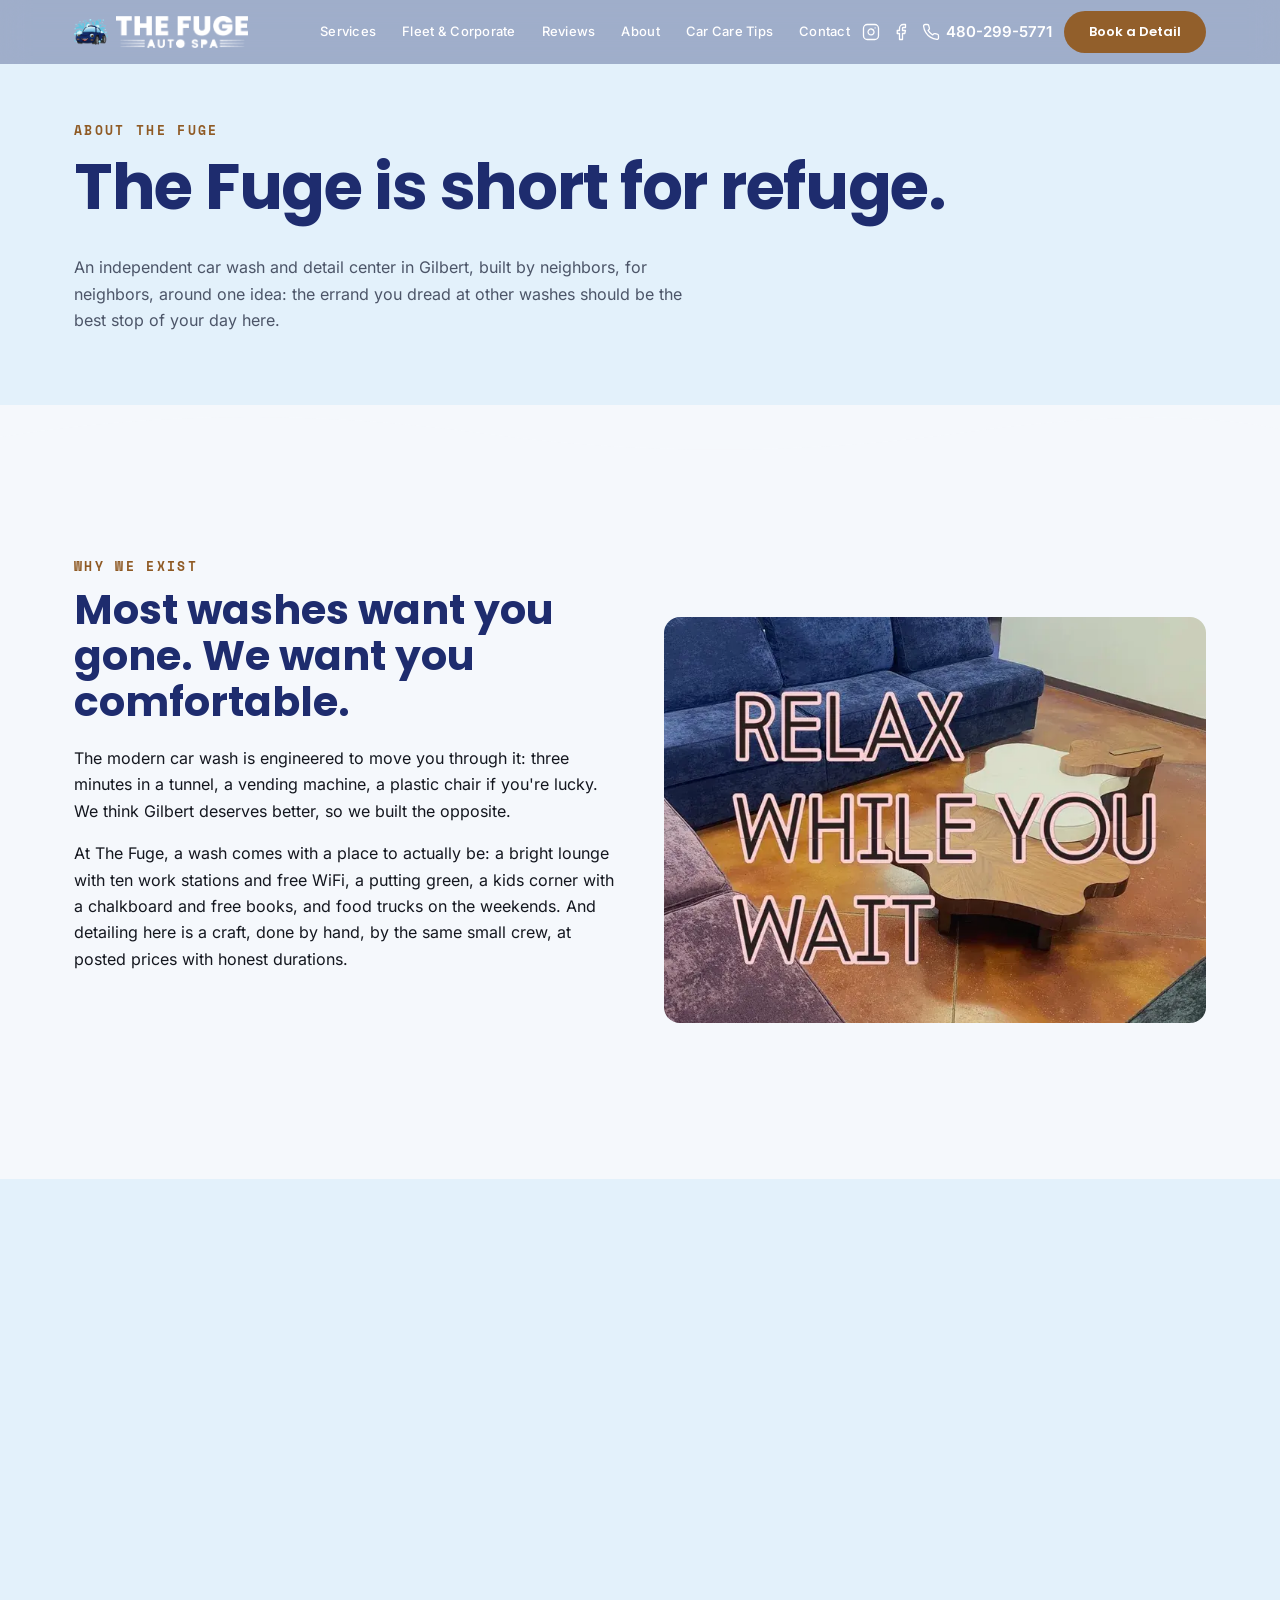
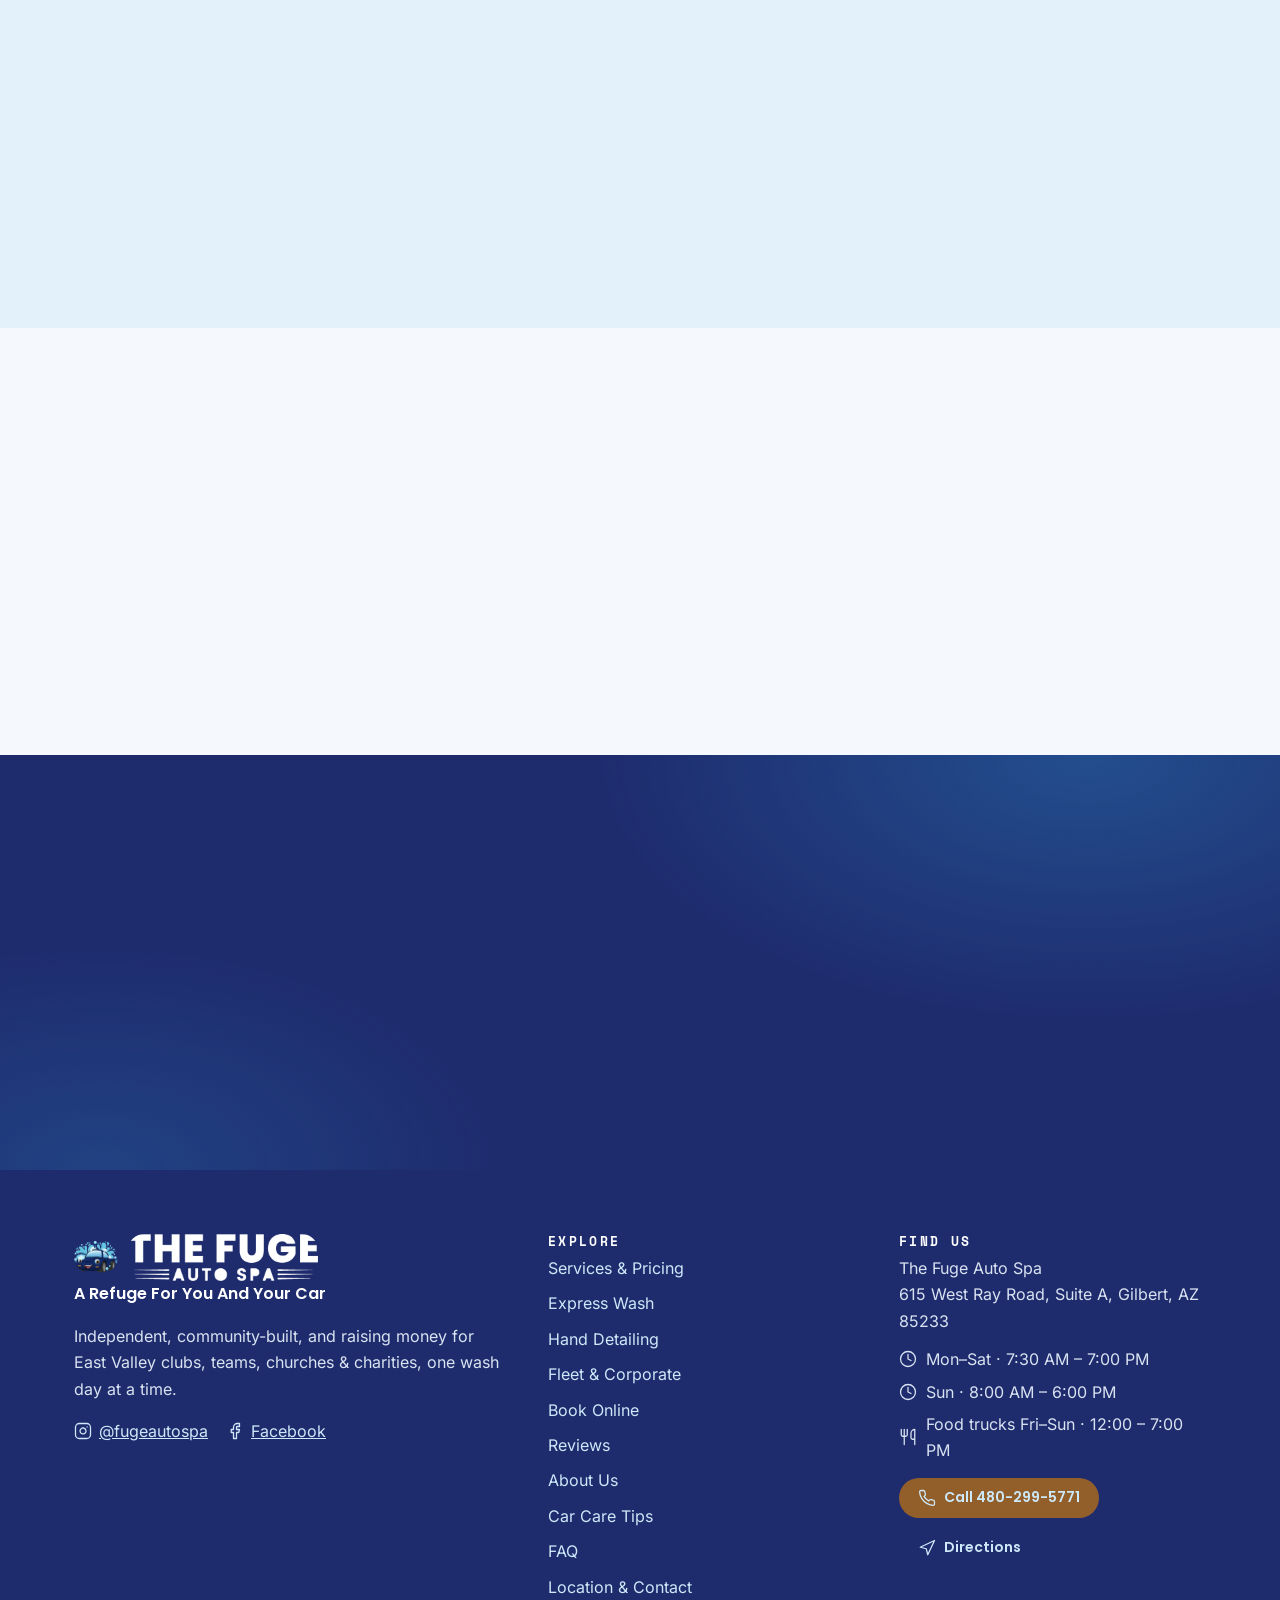
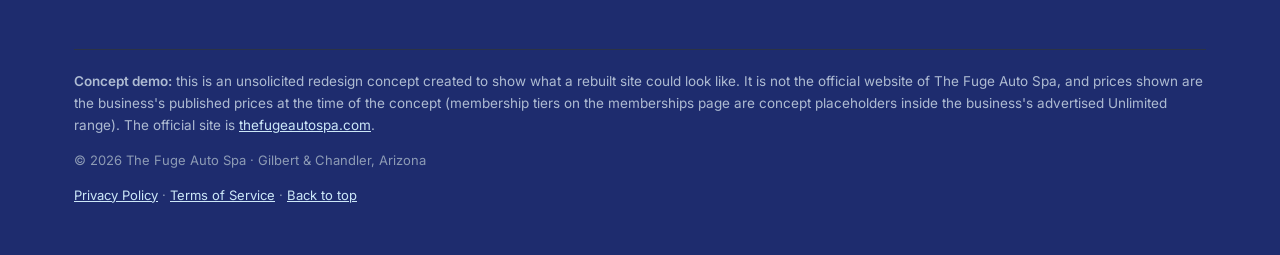
<file: about.html>
<!DOCTYPE html>
<html lang="en">
<head>
<meta charset="UTF-8">
<meta name="viewport" content="width=device-width, initial-scale=1">
<meta http-equiv="Content-Security-Policy" content="default-src 'self'; script-src 'self'; style-src 'self'; img-src 'self' data:; font-src 'self'; connect-src 'none'; form-action 'self' mailto:; object-src 'none'; base-uri 'self'; upgrade-insecure-requests">
<meta name="referrer" content="strict-origin-when-cross-origin">
<meta name="description" content="Independent, non-chain full-service wash in Gilbert built around the wait: lounge, putting green, kids' corner, community wash days. Concept demo.">
<title>About Us | The Fuge Auto Spa in Gilbert, AZ (Concept Demo)</title>
<link rel="icon" href="assets/img/favicon.svg" type="image/svg+xml">
<link rel="preload" href="assets/fonts/poppins-700.woff2" as="font" type="font/woff2" crossorigin>
<link rel="stylesheet" href="css/styles.css?v=9">
</head>
<body id="top">
<a class="skip" href="#main">Skip to content</a>
<header class="site-header">
  <div class="wrap nav">
    <a class="logo" href="index.html"><img class="mark" src="assets/img/mark.png" alt="" width="44" height="32"><img class="wordmark" src="assets/img/wordmark-white.png" alt="The Fuge Auto Spa" width="170" height="42"><img class="wordmark-color" src="assets/img/wordmark.png" alt="" width="170" height="42"></a>
    <div class="nav-actions">
      <nav class="inline-nav" aria-label="Main">
        <a href="services.html">Services</a>
        <a href="fleet.html">Fleet &amp; Corporate</a>
        <a href="reviews.html">Reviews</a>
        <a href="about.html">About</a>
        <a href="car-care-tips.html">Car Care Tips</a>
        <a href="contact.html">Contact</a>
      </nav>
      <a class="nav-social" href="https://www.instagram.com/fugeautospa/" rel="noopener noreferrer" aria-label="The Fuge Auto Spa on Instagram"><svg viewBox="0 0 24 24" aria-hidden="true"><rect x="2" y="2" width="20" height="20" rx="5"/><path d="M16 11.37A4 4 0 1 1 12.63 8 4 4 0 0 1 16 11.37z"/><line x1="17.5" y1="6.5" x2="17.51" y2="6.5"/></svg></a>
      <a class="nav-social" href="https://www.facebook.com/thefugeautospa/" rel="noopener noreferrer" aria-label="The Fuge Auto Spa on Facebook"><svg viewBox="0 0 24 24" aria-hidden="true"><path d="M18 2h-3a5 5 0 0 0-5 5v3H7v4h3v8h4v-8h3l1-4h-4V7a1 1 0 0 1 1-1h3z"/></svg></a>
      <a class="nav-phone" href="tel:+14802995771"><svg viewBox="0 0 24 24" aria-hidden="true"><path d="M22 16.92v3a2 2 0 0 1-2.18 2 19.79 19.79 0 0 1-8.63-3.07 19.5 19.5 0 0 1-6-6 19.79 19.79 0 0 1-3.07-8.67A2 2 0 0 1 4.11 2h3a2 2 0 0 1 2 1.72c.127.96.361 1.903.7 2.81a2 2 0 0 1-.45 2.11L8.09 9.91a16 16 0 0 0 6 6l1.27-1.27a2 2 0 0 1 2.11-.45c.907.339 1.85.573 2.81.7A2 2 0 0 1 22 16.92z"/></svg>480-299-5771</a>
      <a class="btn btn-copper btn-nav" href="https://booksy.com/en-us/dl/show-business/1786393?utm_medium=c2c_referral" target="_blank" rel="noopener noreferrer">Book a Detail</a>
      <button class="menu-btn" id="menu-btn" type="button" aria-expanded="false" aria-controls="menu-panel" aria-label="Open menu"><span class="bars"><span></span><span></span><span></span></span></button>
    </div>
  </div>
  <div class="menu-panel" id="menu-panel">
    <div class="wrap">
      <nav aria-label="Main">
        <a href="services.html">Services</a>
        <a href="fleet.html">Fleet &amp; Corporate</a>
        <a href="reviews.html">Reviews</a>
        <a href="about.html">About</a>
        <a href="car-care-tips.html">Car Care Tips</a>
        <a href="contact.html">Contact</a>
        <a class="menu-book" href="https://booksy.com/en-us/dl/show-business/1786393?utm_medium=c2c_referral" target="_blank" rel="noopener noreferrer">Book a Detail</a>
      </nav>
      <div class="menu-foot">
        <div class="menu-socials">
          <a href="https://www.instagram.com/fugeautospa/" rel="noopener noreferrer" aria-label="The Fuge Auto Spa on Instagram"><svg viewBox="0 0 24 24" aria-hidden="true"><rect x="2" y="2" width="20" height="20" rx="5"/><path d="M16 11.37A4 4 0 1 1 12.63 8 4 4 0 0 1 16 11.37z"/><line x1="17.5" y1="6.5" x2="17.51" y2="6.5"/></svg></a>
          <a href="https://www.facebook.com/thefugeautospa/" rel="noopener noreferrer" aria-label="The Fuge Auto Spa on Facebook"><svg viewBox="0 0 24 24" aria-hidden="true"><path d="M18 2h-3a5 5 0 0 0-5 5v3H7v4h3v8h4v-8h3l1-4h-4V7a1 1 0 0 1 1-1h3z"/></svg></a>
        </div>
        <a class="btn btn-navy" href="tel:+14802995771"><svg viewBox="0 0 24 24" aria-hidden="true"><path d="M22 16.92v3a2 2 0 0 1-2.18 2 19.79 19.79 0 0 1-8.63-3.07 19.5 19.5 0 0 1-6-6 19.79 19.79 0 0 1-3.07-8.67A2 2 0 0 1 4.11 2h3a2 2 0 0 1 2 1.72c.127.96.361 1.903.7 2.81a2 2 0 0 1-.45 2.11L8.09 9.91a16 16 0 0 0 6 6l1.27-1.27a2 2 0 0 1 2.11-.45c.907.339 1.85.573 2.81.7A2 2 0 0 1 22 16.92z"/></svg>Call 480-299-5771</a>
        <a class="btn btn-ghost-dark" href="https://www.google.com/maps/search/?api=1&query=The%20Fuge%20Auto%20Spa%2C%20615%20W%20Ray%20Rd%20Suite%20A%2C%20Gilbert%2C%20AZ%2085233" rel="noopener noreferrer"><svg viewBox="0 0 24 24" aria-hidden="true"><polygon points="3 11 22 2 13 21 11 13 3 11"/></svg>Directions</a>
      </div>
    </div>
  </div>
</header>
<main id="main">
  <section class="page-head">
    <div class="wrap">
      <p class="eyebrow" data-reveal>About The Fuge</p>
      <h1 data-reveal data-reveal-delay="1">The Fuge is short for refuge.</h1>
      <p data-reveal data-reveal-delay="2">An independent car wash and detail center in Gilbert, built by neighbors, for neighbors, around one idea: the errand you dread at other washes should be the best stop of your day here.</p>
    </div>
  </section>
  <svg class="ripple" viewBox="0 0 1440 56" preserveAspectRatio="none" aria-hidden="true"><path d="M0 32 C 180 6, 360 6, 540 28 C 720 50, 900 50, 1080 28 C 1260 6, 1360 10, 1440 24 L1440 56 L0 56 Z"/></svg>
  <section class="section">
    <div class="wrap two-col">
      <div>
        <p class="eyebrow" data-reveal>Why we exist</p>
        <h2 data-reveal data-reveal-delay="1">Most washes want you gone. We want you comfortable.</h2>
        <p data-reveal>The modern car wash is engineered to move you through it: three minutes in a tunnel, a vending machine, a plastic chair if you're lucky. We think Gilbert deserves better, so we built the opposite.</p>
        <p data-reveal>At The Fuge, a wash comes with a place to actually be: a bright lounge with ten work stations and free WiFi, a putting green, a kids corner with a chalkboard and free books, and food trucks on the weekends. And detailing here is a craft, done by hand, by the same small crew, at posted prices with honest durations.</p>
        <p data-reveal>We're also the only true full-service wash available within five miles, which we take as a responsibility: to be the neighborhood spot worth keeping.</p>
      </div>
      <img data-reveal loading="lazy" decoding="async" src="assets/img/relax-station.webp" alt="Plush couches and sculptural coffee tables in The Fuge Auto Spa lounge, with the words Relax While You Wait" width="960" height="720">
    </div>
  </section>
  <section class="section sky">
    <div class="wrap">
      <p class="eyebrow" data-reveal>What we believe</p>
      <h2 data-reveal data-reveal-delay="1">Four things we won't compromise on.</h2>
      <div class="cards"><article class="card" data-reveal data-reveal-delay="0"><div class="icon-chip"><svg viewBox="0 0 24 24" aria-hidden="true"><path d="M19.5 12.572 12 20l-7.5-7.428a5 5 0 1 1 7.5-6.566 5 5 0 1 1 7.5 6.572"/><path d="m12 5 2 2"/><path d="m7 10 2 2"/><path d="m17 10-2 2"/></svg></div><h3>Independent, on purpose</h3><p>We're not a chain and not a franchise. Decisions get made here in Gilbert by the people who will shake your hand at the counter, and it shows in the work.</p></article><article class="card" data-reveal data-reveal-delay="1"><div class="icon-chip"><svg viewBox="0 0 24 24" aria-hidden="true"><path d="M18 11V6a2 2 0 0 0-2-2a2 2 0 0 0-2 2"/><path d="M14 10V4a2 2 0 0 0-2-2a2 2 0 0 0-2 2v2"/><path d="M10 10.5V6a2 2 0 0 0-2-2a2 2 0 0 0-2 2v8"/><path d="M18 8a2 2 0 1 1 4 0v6a8 8 0 0 1-8 8h-2c-2.8 0-4.5-.86-5.99-2.34l-3.6-3.6a2 2 0 0 1 2.83-2.82L7 15"/></svg></div><h3>Attention over throughput</h3><p>Big washes are built to move cars. The Fuge is built to care for them: real hands, real hours, and the same standard whether you drive a work truck or a weekend car.</p></article><article class="card" data-reveal data-reveal-delay="2"><div class="icon-chip"><svg viewBox="0 0 24 24" aria-hidden="true"><circle cx="12" cy="12" r="4"/><path d="M12 2v2"/><path d="M12 20v2"/><path d="m4.93 4.93 1.41 1.41"/><path d="m17.66 17.66 1.41 1.41"/><path d="M2 12h2"/><path d="M20 12h2"/><path d="m6.34 17.66-1.41 1.41"/><path d="m19.07 4.93-1.41 1.41"/></svg></div><h3>The wait should be a gift</h3><p>A refuge is a place you want to be. Natural light, room to work, a putting green, and a corner for the kids: we built the wait we wished existed.</p></article><article class="card" data-reveal data-reveal-delay="3"><div class="icon-chip"><svg viewBox="0 0 24 24" aria-hidden="true"><path d="M11 14h2a2 2 0 1 0 0-4h-3c-.6 0-1.1.2-1.4.6L3 16"/><path d="m7 20 1.6-1.4c.3-.4.8-.6 1.4-.6h4c1.1 0 2.1-.4 2.8-1.2l4.6-5.2a2 2 0 0 0-2.75-2.91l-4.2 3.9"/><path d="M2 15v6"/><path d="M12 3c-1.5 0-2.5 1-2.5 2.5S12 9 12 9s2.5-2 2.5-3.5S13.5 3 12 3Z"/></svg></div><h3>Profit with a purpose</h3><p>Our goal is to raise $250,000 a year for local clubs, teams, churches, and charities through co-sponsored wash days. Clean cars, funding good things.</p></article></div>
    </div>
  </section>
  <section class="section">
    <div class="wrap">
      <p class="eyebrow" data-reveal>Community</p>
      <h2 data-reveal data-reveal-delay="1">Every wash gives something back.</h2>
      <p data-reveal>Local clubs, teams, churches, and charities can co-sponsor a wash day, with a share of that day's washes going straight to their cause. We've already hosted days like a dog-adoption fundraiser with Rotten Rottie Rescue, and we're just getting started.</p>
      <p data-reveal><a class="btn btn-copper" href="contact.html#contact">Partner with us <svg viewBox="0 0 24 24" aria-hidden="true"><line x1="5" y1="12" x2="19" y2="12"/><polyline points="12 5 19 12 12 19"/></svg></a></p>
    </div>
  </section>
  <section class="cta-band">
    <div class="wrap">
      <p class="eyebrow" data-reveal>Ready when you are</p>
      <h2 data-reveal data-reveal-delay="1">Your car gets the spa. You get the refuge.</h2>
      <p class="cta-row" data-reveal><a class="btn btn-copper" href="https://booksy.com/en-us/dl/show-business/1786393?utm_medium=c2c_referral" target="_blank" rel="noopener noreferrer">Book a Detail <svg viewBox="0 0 24 24" aria-hidden="true"><line x1="5" y1="12" x2="19" y2="12"/><polyline points="12 5 19 12 12 19"/></svg></a> <a class="btn btn-ghost" href="tel:+14802995771"><svg viewBox="0 0 24 24" aria-hidden="true"><path d="M22 16.92v3a2 2 0 0 1-2.18 2 19.79 19.79 0 0 1-8.63-3.07 19.5 19.5 0 0 1-6-6 19.79 19.79 0 0 1-3.07-8.67A2 2 0 0 1 4.11 2h3a2 2 0 0 1 2 1.72c.127.96.361 1.903.7 2.81a2 2 0 0 1-.45 2.11L8.09 9.91a16 16 0 0 0 6 6l1.27-1.27a2 2 0 0 1 2.11-.45c.907.339 1.85.573 2.81.7A2 2 0 0 1 22 16.92z"/></svg>Call 480-299-5771</a></p>
    </div>
  </section>
</main>
<footer class="site-footer">
  <div class="wrap">
    <div class="footer-grid">
      <div>
        <div class="footer-brand"><img class="mark" src="assets/img/mark.png" alt="" width="44" height="32"><img class="wordmark" src="assets/img/wordmark-white.png" alt="The Fuge Auto Spa" width="190" height="47"></div>
        <p class="tagline">A Refuge For You And Your Car</p>
        <p>Independent, community-built, and raising money for East Valley clubs, teams, churches &amp; charities, one wash day at a time.</p>
        <p class="foot-socials"><a href="https://www.instagram.com/fugeautospa/" rel="noopener noreferrer"><svg viewBox="0 0 24 24" aria-hidden="true"><rect x="2" y="2" width="20" height="20" rx="5"/><path d="M16 11.37A4 4 0 1 1 12.63 8 4 4 0 0 1 16 11.37z"/><line x1="17.5" y1="6.5" x2="17.51" y2="6.5"/></svg>@fugeautospa</a> <a href="https://www.facebook.com/thefugeautospa/" rel="noopener noreferrer"><svg viewBox="0 0 24 24" aria-hidden="true"><path d="M18 2h-3a5 5 0 0 0-5 5v3H7v4h3v8h4v-8h3l1-4h-4V7a1 1 0 0 1 1-1h3z"/></svg>Facebook</a></p>
      </div>
      <div>
        <h3>Explore</h3>
        <ul class="foot-links">
          <li><a href="services.html">Services &amp; Pricing</a></li>
          <li><a href="express-wash.html">Express Wash</a></li>
          <li><a href="detailing.html">Hand Detailing</a></li>
          <li><a href="fleet.html">Fleet &amp; Corporate</a></li>
          <li><a href="book.html">Book Online</a></li>
          <li><a href="reviews.html">Reviews</a></li>
          <li><a href="about.html">About Us</a></li>
          <li><a href="car-care-tips.html">Car Care Tips</a></li>
          <li><a href="faq.html">FAQ</a></li>
          <li><a href="contact.html">Location &amp; Contact</a></li>
        </ul>
      </div>
      <div>
        <h3>Find us</h3>
        <address>The Fuge Auto Spa<br>615 West Ray Road, Suite A, Gilbert, AZ 85233</address>
        <ul class="hours-list">
          <li><svg viewBox="0 0 24 24" aria-hidden="true"><circle cx="12" cy="12" r="10"/><polyline points="12 6 12 12 16 14"/></svg>Mon–Sat · 7:30 AM – 7:00 PM</li>
          <li><svg viewBox="0 0 24 24" aria-hidden="true"><circle cx="12" cy="12" r="10"/><polyline points="12 6 12 12 16 14"/></svg>Sun · 8:00 AM – 6:00 PM</li>
          <li><svg viewBox="0 0 24 24" aria-hidden="true"><path d="M3 2v7c0 1.1.9 2 2 2h4a2 2 0 0 0 2-2V2"/><path d="M7 2v20"/><path d="M21 15V2a5 5 0 0 0-5 5v6c0 1.1.9 2 2 2h3Zm0 0v7"/></svg>Food trucks Fri–Sun · 12:00 – 7:00 PM</li>
        </ul>
        <p class="foot-ctas"><a class="btn btn-copper" href="tel:+14802995771"><svg viewBox="0 0 24 24" aria-hidden="true"><path d="M22 16.92v3a2 2 0 0 1-2.18 2 19.79 19.79 0 0 1-8.63-3.07 19.5 19.5 0 0 1-6-6 19.79 19.79 0 0 1-3.07-8.67A2 2 0 0 1 4.11 2h3a2 2 0 0 1 2 1.72c.127.96.361 1.903.7 2.81a2 2 0 0 1-.45 2.11L8.09 9.91a16 16 0 0 0 6 6l1.27-1.27a2 2 0 0 1 2.11-.45c.907.339 1.85.573 2.81.7A2 2 0 0 1 22 16.92z"/></svg>Call 480-299-5771</a> <a class="btn btn-ghost" href="https://www.google.com/maps/search/?api=1&query=The%20Fuge%20Auto%20Spa%2C%20615%20W%20Ray%20Rd%20Suite%20A%2C%20Gilbert%2C%20AZ%2085233" rel="noopener noreferrer"><svg viewBox="0 0 24 24" aria-hidden="true"><polygon points="3 11 22 2 13 21 11 13 3 11"/></svg>Directions</a></p>
      </div>
    </div>
    <p class="concept-note"><strong>Concept demo:</strong> this is an unsolicited redesign concept created to show what a rebuilt site could look like. It is not the official website of The Fuge Auto Spa, and prices shown are the business's published prices at the time of the concept (membership tiers on the memberships page are concept placeholders inside the business's advertised Unlimited range). The official site is <a href="https://www.thefugeautospa.com" rel="noopener noreferrer">thefugeautospa.com</a>.</p>
    <p class="fineprint">© 2026 The Fuge Auto Spa · Gilbert &amp; Chandler, Arizona</p>
    <p class="fineprint"><a href="privacy.html">Privacy Policy</a> · <a href="terms.html">Terms of Service</a> · <a href="#top">Back to top</a></p>
  </div>
</footer>
<div class="quick-actions">
  <a href="tel:+14802995771"><svg viewBox="0 0 24 24" aria-hidden="true"><path d="M22 16.92v3a2 2 0 0 1-2.18 2 19.79 19.79 0 0 1-8.63-3.07 19.5 19.5 0 0 1-6-6 19.79 19.79 0 0 1-3.07-8.67A2 2 0 0 1 4.11 2h3a2 2 0 0 1 2 1.72c.127.96.361 1.903.7 2.81a2 2 0 0 1-.45 2.11L8.09 9.91a16 16 0 0 0 6 6l1.27-1.27a2 2 0 0 1 2.11-.45c.907.339 1.85.573 2.81.7A2 2 0 0 1 22 16.92z"/></svg>Call</a>
  <span class="qa-divider" aria-hidden="true"></span>
  <a href="https://www.google.com/maps/search/?api=1&query=The%20Fuge%20Auto%20Spa%2C%20615%20W%20Ray%20Rd%20Suite%20A%2C%20Gilbert%2C%20AZ%2085233" rel="noopener noreferrer"><svg viewBox="0 0 24 24" aria-hidden="true"><polygon points="3 11 22 2 13 21 11 13 3 11"/></svg>Directions</a>
</div>
<script src="js/main.js?v=9"></script>
</body>
</html>
</file>
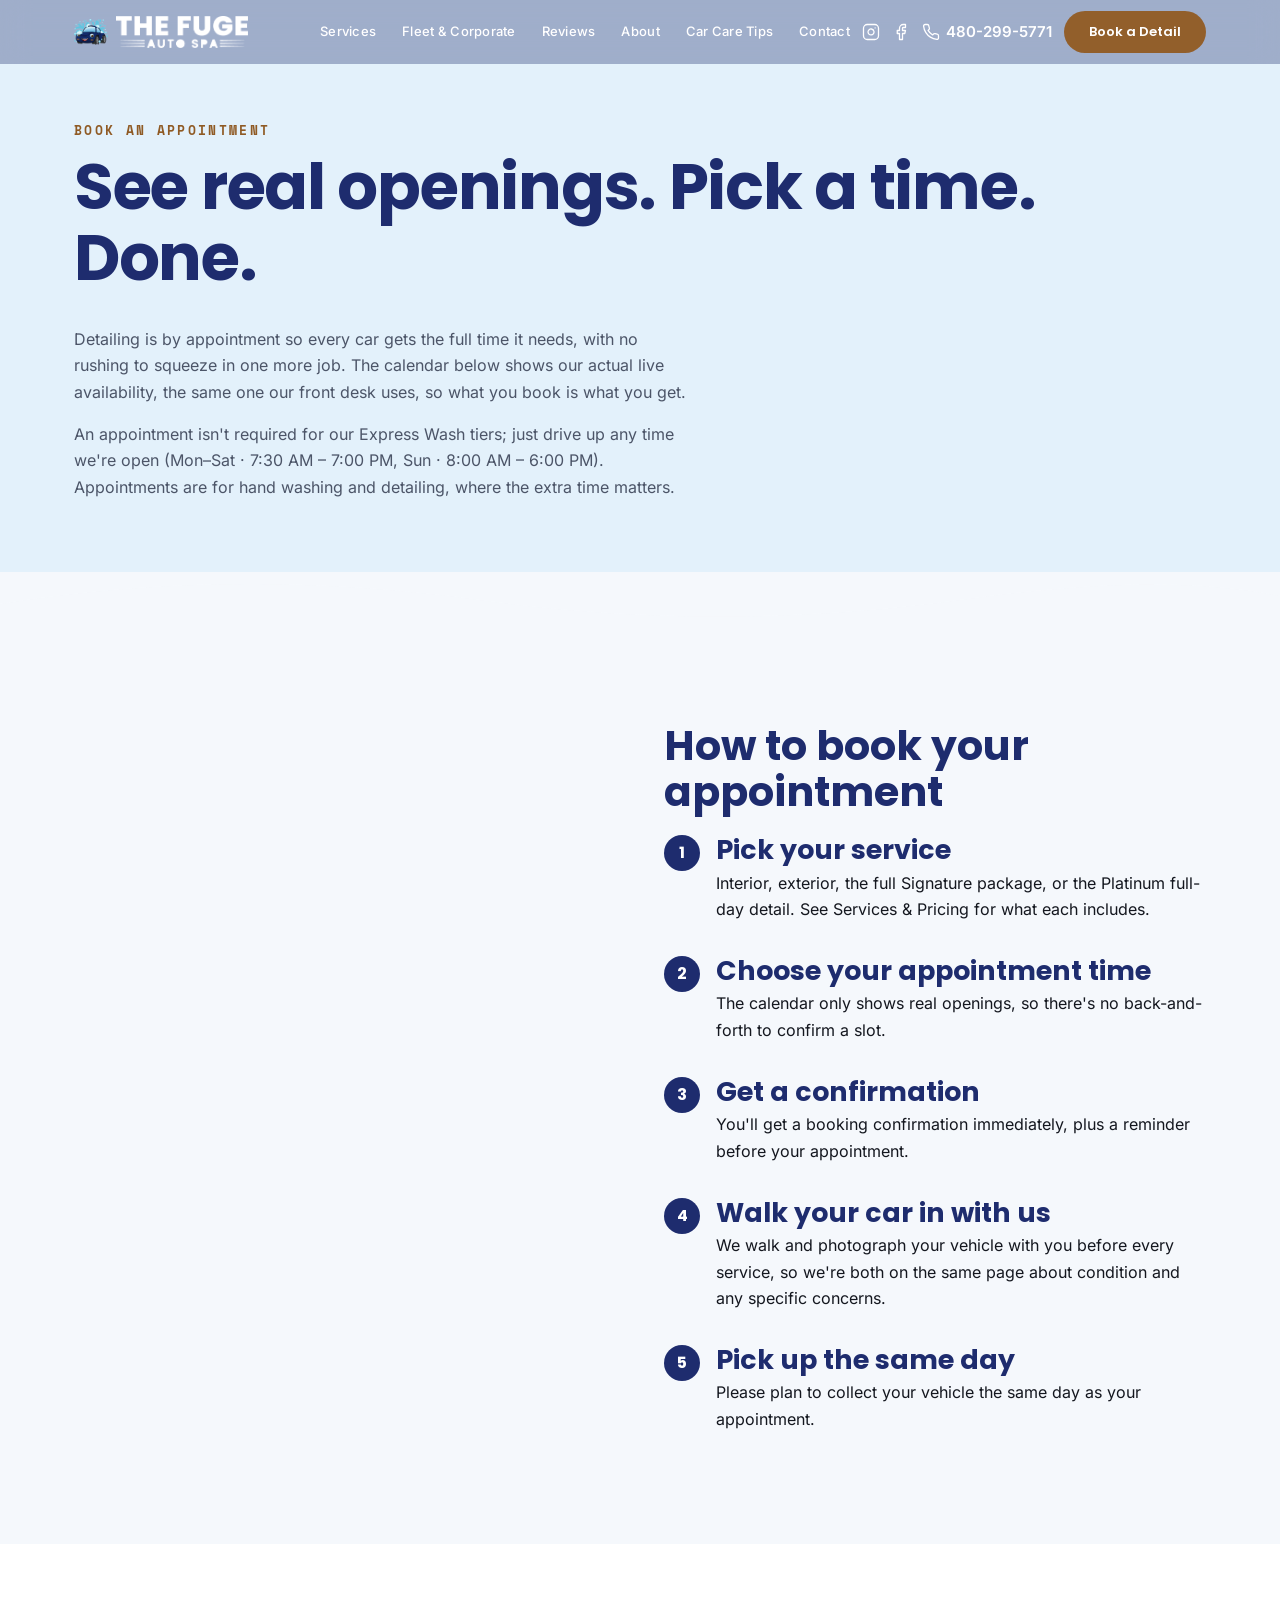
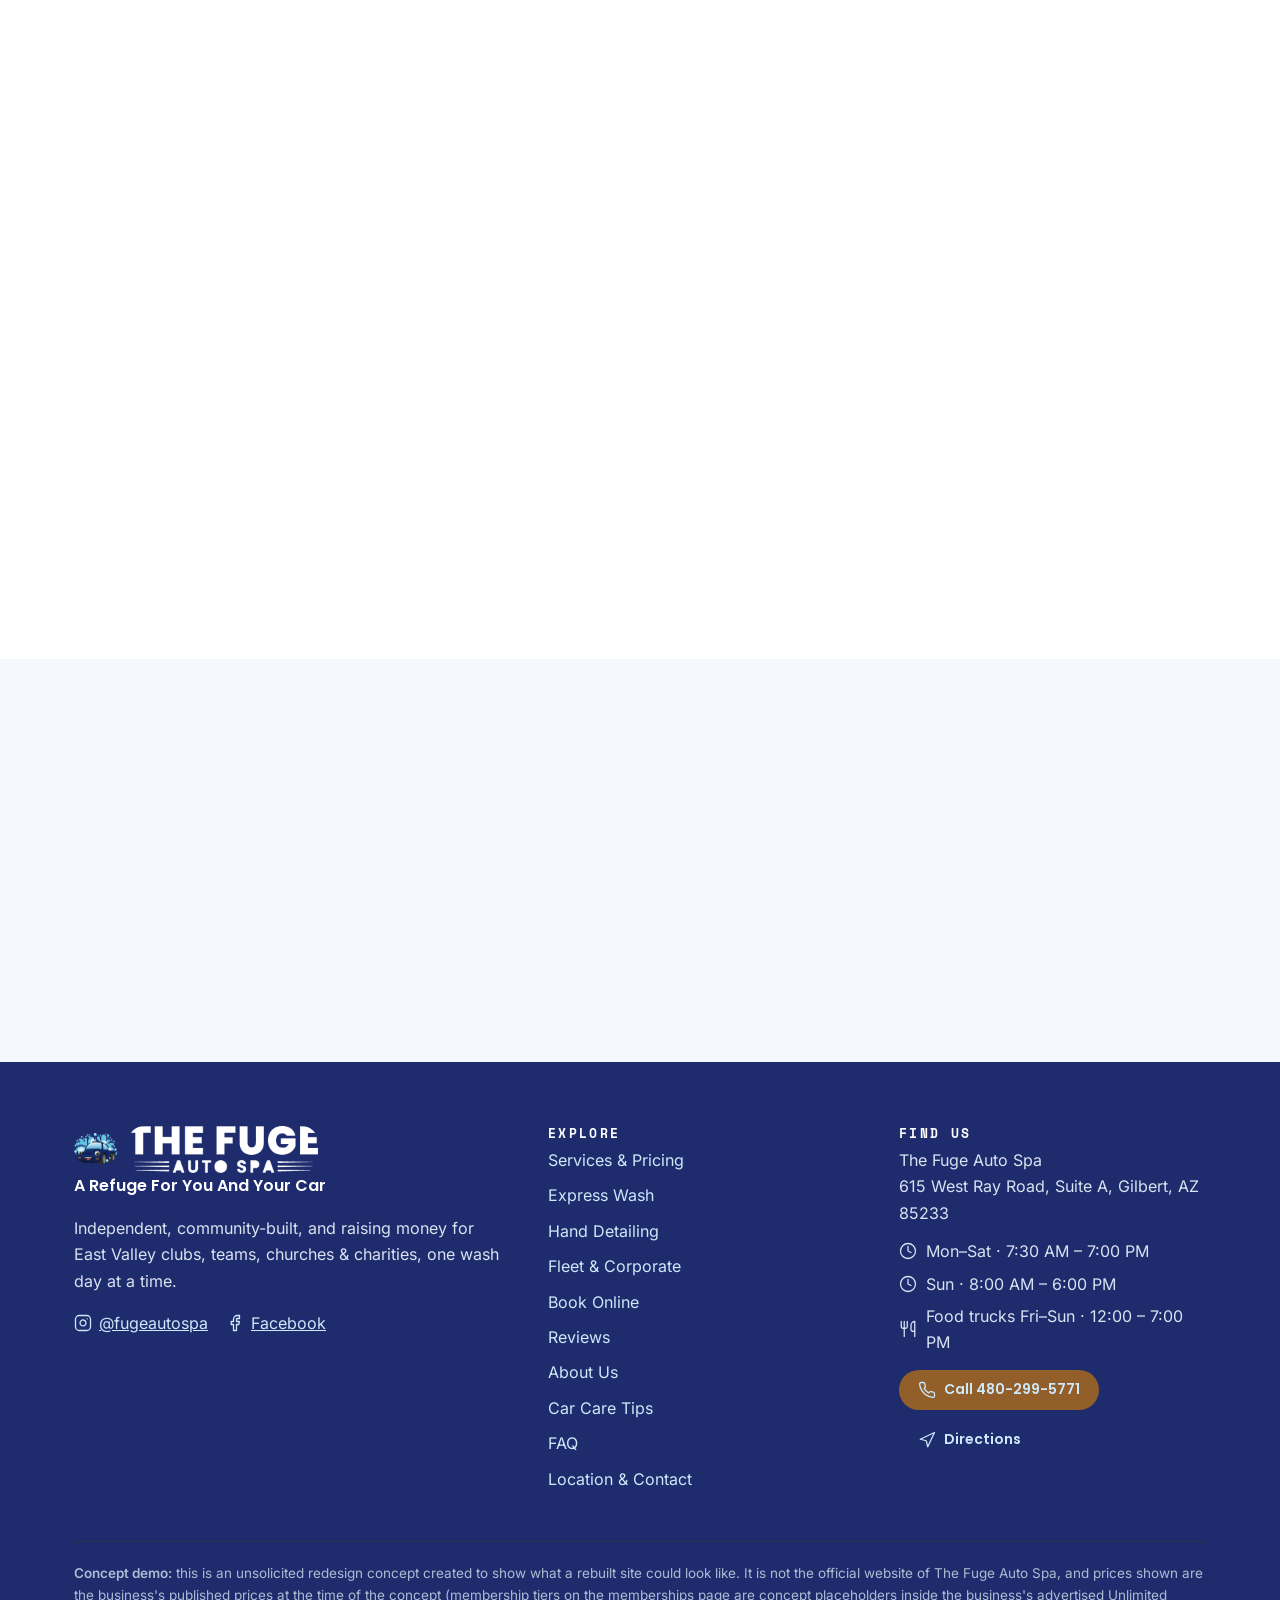
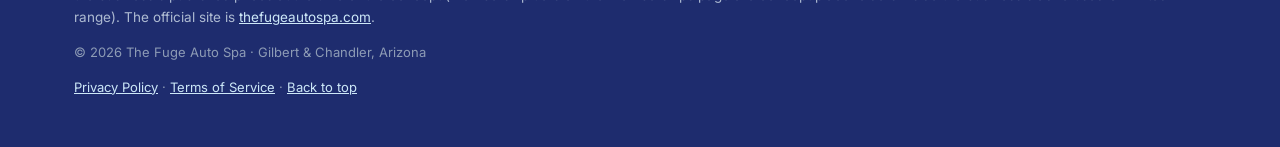
<file: book.html>
<!DOCTYPE html>
<html lang="en">
<head>
<meta charset="UTF-8">
<meta name="viewport" content="width=device-width, initial-scale=1">
<meta http-equiv="Content-Security-Policy" content="default-src 'self'; script-src 'self'; style-src 'self'; img-src 'self' data:; font-src 'self'; connect-src 'none'; form-action 'self' mailto:; object-src 'none'; base-uri 'self'; upgrade-insecure-requests">
<meta name="referrer" content="strict-origin-when-cross-origin">
<meta name="description" content="Book detailing online with Booksy, send a quote form, or call 480-299-5771. Concept demo.">
<title>Book a Car Wash Appointment in Gilbert, AZ | The Fuge Auto Spa (Concept Demo)</title>
<link rel="icon" href="assets/img/favicon.svg" type="image/svg+xml">
<link rel="preload" href="assets/fonts/poppins-700.woff2" as="font" type="font/woff2" crossorigin>
<link rel="stylesheet" href="css/styles.css?v=9">
</head>
<body id="top">
<a class="skip" href="#main">Skip to content</a>
<header class="site-header">
  <div class="wrap nav">
    <a class="logo" href="index.html"><img class="mark" src="assets/img/mark.png" alt="" width="44" height="32"><img class="wordmark" src="assets/img/wordmark-white.png" alt="The Fuge Auto Spa" width="170" height="42"><img class="wordmark-color" src="assets/img/wordmark.png" alt="" width="170" height="42"></a>
    <div class="nav-actions">
      <nav class="inline-nav" aria-label="Main">
        <a href="services.html">Services</a>
        <a href="fleet.html">Fleet &amp; Corporate</a>
        <a href="reviews.html">Reviews</a>
        <a href="about.html">About</a>
        <a href="car-care-tips.html">Car Care Tips</a>
        <a href="contact.html">Contact</a>
      </nav>
      <a class="nav-social" href="https://www.instagram.com/fugeautospa/" rel="noopener noreferrer" aria-label="The Fuge Auto Spa on Instagram"><svg viewBox="0 0 24 24" aria-hidden="true"><rect x="2" y="2" width="20" height="20" rx="5"/><path d="M16 11.37A4 4 0 1 1 12.63 8 4 4 0 0 1 16 11.37z"/><line x1="17.5" y1="6.5" x2="17.51" y2="6.5"/></svg></a>
      <a class="nav-social" href="https://www.facebook.com/thefugeautospa/" rel="noopener noreferrer" aria-label="The Fuge Auto Spa on Facebook"><svg viewBox="0 0 24 24" aria-hidden="true"><path d="M18 2h-3a5 5 0 0 0-5 5v3H7v4h3v8h4v-8h3l1-4h-4V7a1 1 0 0 1 1-1h3z"/></svg></a>
      <a class="nav-phone" href="tel:+14802995771"><svg viewBox="0 0 24 24" aria-hidden="true"><path d="M22 16.92v3a2 2 0 0 1-2.18 2 19.79 19.79 0 0 1-8.63-3.07 19.5 19.5 0 0 1-6-6 19.79 19.79 0 0 1-3.07-8.67A2 2 0 0 1 4.11 2h3a2 2 0 0 1 2 1.72c.127.96.361 1.903.7 2.81a2 2 0 0 1-.45 2.11L8.09 9.91a16 16 0 0 0 6 6l1.27-1.27a2 2 0 0 1 2.11-.45c.907.339 1.85.573 2.81.7A2 2 0 0 1 22 16.92z"/></svg>480-299-5771</a>
      <a class="btn btn-copper btn-nav" href="https://booksy.com/en-us/dl/show-business/1786393?utm_medium=c2c_referral" target="_blank" rel="noopener noreferrer">Book a Detail</a>
      <button class="menu-btn" id="menu-btn" type="button" aria-expanded="false" aria-controls="menu-panel" aria-label="Open menu"><span class="bars"><span></span><span></span><span></span></span></button>
    </div>
  </div>
  <div class="menu-panel" id="menu-panel">
    <div class="wrap">
      <nav aria-label="Main">
        <a href="services.html">Services</a>
        <a href="fleet.html">Fleet &amp; Corporate</a>
        <a href="reviews.html">Reviews</a>
        <a href="about.html">About</a>
        <a href="car-care-tips.html">Car Care Tips</a>
        <a href="contact.html">Contact</a>
        <a class="menu-book" href="https://booksy.com/en-us/dl/show-business/1786393?utm_medium=c2c_referral" target="_blank" rel="noopener noreferrer">Book a Detail</a>
      </nav>
      <div class="menu-foot">
        <div class="menu-socials">
          <a href="https://www.instagram.com/fugeautospa/" rel="noopener noreferrer" aria-label="The Fuge Auto Spa on Instagram"><svg viewBox="0 0 24 24" aria-hidden="true"><rect x="2" y="2" width="20" height="20" rx="5"/><path d="M16 11.37A4 4 0 1 1 12.63 8 4 4 0 0 1 16 11.37z"/><line x1="17.5" y1="6.5" x2="17.51" y2="6.5"/></svg></a>
          <a href="https://www.facebook.com/thefugeautospa/" rel="noopener noreferrer" aria-label="The Fuge Auto Spa on Facebook"><svg viewBox="0 0 24 24" aria-hidden="true"><path d="M18 2h-3a5 5 0 0 0-5 5v3H7v4h3v8h4v-8h3l1-4h-4V7a1 1 0 0 1 1-1h3z"/></svg></a>
        </div>
        <a class="btn btn-navy" href="tel:+14802995771"><svg viewBox="0 0 24 24" aria-hidden="true"><path d="M22 16.92v3a2 2 0 0 1-2.18 2 19.79 19.79 0 0 1-8.63-3.07 19.5 19.5 0 0 1-6-6 19.79 19.79 0 0 1-3.07-8.67A2 2 0 0 1 4.11 2h3a2 2 0 0 1 2 1.72c.127.96.361 1.903.7 2.81a2 2 0 0 1-.45 2.11L8.09 9.91a16 16 0 0 0 6 6l1.27-1.27a2 2 0 0 1 2.11-.45c.907.339 1.85.573 2.81.7A2 2 0 0 1 22 16.92z"/></svg>Call 480-299-5771</a>
        <a class="btn btn-ghost-dark" href="https://www.google.com/maps/search/?api=1&query=The%20Fuge%20Auto%20Spa%2C%20615%20W%20Ray%20Rd%20Suite%20A%2C%20Gilbert%2C%20AZ%2085233" rel="noopener noreferrer"><svg viewBox="0 0 24 24" aria-hidden="true"><polygon points="3 11 22 2 13 21 11 13 3 11"/></svg>Directions</a>
      </div>
    </div>
  </div>
</header>
<main id="main">
  <section class="page-head">
    <div class="wrap">
      <p class="eyebrow" data-reveal>Book an Appointment</p>
      <h1 data-reveal data-reveal-delay="1">See real openings. Pick a time. Done.</h1>
      <p data-reveal data-reveal-delay="2">Detailing is by appointment so every car gets the full time it needs, with no rushing to squeeze in one more job. The calendar below shows our actual live availability, the same one our front desk uses, so what you book is what you get.</p>
      <p data-reveal data-reveal-delay="3">An appointment isn't required for our Express Wash tiers; just drive up any time we're open (Mon–Sat · 7:30 AM – 7:00 PM, Sun · 8:00 AM – 6:00 PM). Appointments are for hand washing and detailing, where the extra time matters.</p>
    </div>
  </section>
  <svg class="ripple" viewBox="0 0 1440 56" preserveAspectRatio="none" aria-hidden="true"><path d="M0 32 C 180 6, 360 6, 540 28 C 720 50, 900 50, 1080 28 C 1260 6, 1360 10, 1440 24 L1440 56 L0 56 Z"/></svg>
  <section class="section">
    <div class="wrap two-col">
      <div class="card" data-reveal>
        <h2>Open the live calendar</h2>
        <p>Booking runs on Booksy, our scheduling partner. Tap below to see real-time availability for every service on the Services &amp; Pricing menu.</p>
        <p><a class="btn btn-copper" href="https://booksy.com/en-us/dl/show-business/1786393?utm_medium=c2c_referral" target="_blank" rel="noopener noreferrer">Book on Booksy <svg viewBox="0 0 24 24" aria-hidden="true"><path d="M18 13v6a2 2 0 0 1-2 2H5a2 2 0 0 1-2-2V8a2 2 0 0 1 2-2h6"/><polyline points="15 3 21 3 21 9"/><line x1="10" y1="14" x2="21" y2="3"/></svg></a></p>
        <p class="note">Or open our <a href="https://booksy.com/en-us/dl/show-business/1786393?utm_medium=c2c_referral" target="_blank" rel="noopener noreferrer">Booksy page directly</a>.</p>
      </div>
      <div data-reveal data-reveal-delay="1">
        <h2>How to book your appointment</h2>
        <ol class="steps">
          <li><h3>Pick your service</h3><p>Interior, exterior, the full Signature package, or the Platinum full-day detail. See Services &amp; Pricing for what each includes.</p></li>
          <li><h3>Choose your appointment time</h3><p>The calendar only shows real openings, so there's no back-and-forth to confirm a slot.</p></li>
          <li><h3>Get a confirmation</h3><p>You'll get a booking confirmation immediately, plus a reminder before your appointment.</p></li>
          <li><h3>Walk your car in with us</h3><p>We walk and photograph your vehicle with you before every service, so we're both on the same page about condition and any specific concerns.</p></li>
          <li><h3>Pick up the same day</h3><p>Please plan to collect your vehicle the same day as your appointment.</p></li>
        </ol>
      </div>
    </div>
  </section>
  <section class="section alt">
    <div class="wrap">
      <p class="eyebrow" data-reveal>Booking tips</p>
      <h2 data-reveal data-reveal-delay="1">A smoother visit in four notes.</h2>
      <div class="cards">
        <article class="card" data-reveal><h3>New to The Fuge?</h3><p>Add your make, model, and any specific concerns (pet hair, stains, a cloudy headlight) in the booking notes so we can plan the right amount of time.</p></article>
        <article class="card" data-reveal data-reveal-delay="1"><h3>Oversize vehicle?</h3><p>Trucks, large SUVs, and vans carry a $50 upcharge. The calendar reflects this when you select your vehicle type.</p></article>
        <article class="card" data-reveal data-reveal-delay="2"><h3>Booking for a fleet or multiple vehicles?</h3><p>Use our <a href="fleet.html">Fleet Detailing Services</a> page instead of the individual calendar. We'll set up a recurring schedule that works for your business.</p></article>
        <article class="card" data-reveal data-reveal-delay="3"><h3>Not sure what you need?</h3><p><a href="contact.html#contact">Get a quote first</a> or call us and we'll help you pick before you book.</p></article>
      </div>
    </div>
  </section>
  <section class="section">
    <div class="wrap">
      <h2 data-reveal>Prefer to skip the calendar?</h2>
      <ul data-reveal>
        <li><a href="tel:+14802995771">Call 480-299-5771</a></li>
        <li><a href="mailto:thefugeautospa@gmail.com">thefugeautospa@gmail.com</a></li>
        <li><a href="contact.html#contact">Send a quote request through our contact form</a></li>
      </ul>
      <p class="related" data-reveal>Related: <a href="services.html">Services &amp; Pricing</a> · <a href="detailing.html">Hand Detailing Deep-Dive</a> · <a href="faq.html">FAQ</a></p>
    </div>
  </section>
</main>
<footer class="site-footer">
  <div class="wrap">
    <div class="footer-grid">
      <div>
        <div class="footer-brand"><img class="mark" src="assets/img/mark.png" alt="" width="44" height="32"><img class="wordmark" src="assets/img/wordmark-white.png" alt="The Fuge Auto Spa" width="190" height="47"></div>
        <p class="tagline">A Refuge For You And Your Car</p>
        <p>Independent, community-built, and raising money for East Valley clubs, teams, churches &amp; charities, one wash day at a time.</p>
        <p class="foot-socials"><a href="https://www.instagram.com/fugeautospa/" rel="noopener noreferrer"><svg viewBox="0 0 24 24" aria-hidden="true"><rect x="2" y="2" width="20" height="20" rx="5"/><path d="M16 11.37A4 4 0 1 1 12.63 8 4 4 0 0 1 16 11.37z"/><line x1="17.5" y1="6.5" x2="17.51" y2="6.5"/></svg>@fugeautospa</a> <a href="https://www.facebook.com/thefugeautospa/" rel="noopener noreferrer"><svg viewBox="0 0 24 24" aria-hidden="true"><path d="M18 2h-3a5 5 0 0 0-5 5v3H7v4h3v8h4v-8h3l1-4h-4V7a1 1 0 0 1 1-1h3z"/></svg>Facebook</a></p>
      </div>
      <div>
        <h3>Explore</h3>
        <ul class="foot-links">
          <li><a href="services.html">Services &amp; Pricing</a></li>
          <li><a href="express-wash.html">Express Wash</a></li>
          <li><a href="detailing.html">Hand Detailing</a></li>
          <li><a href="fleet.html">Fleet &amp; Corporate</a></li>
          <li><a href="book.html">Book Online</a></li>
          <li><a href="reviews.html">Reviews</a></li>
          <li><a href="about.html">About Us</a></li>
          <li><a href="car-care-tips.html">Car Care Tips</a></li>
          <li><a href="faq.html">FAQ</a></li>
          <li><a href="contact.html">Location &amp; Contact</a></li>
        </ul>
      </div>
      <div>
        <h3>Find us</h3>
        <address>The Fuge Auto Spa<br>615 West Ray Road, Suite A, Gilbert, AZ 85233</address>
        <ul class="hours-list">
          <li><svg viewBox="0 0 24 24" aria-hidden="true"><circle cx="12" cy="12" r="10"/><polyline points="12 6 12 12 16 14"/></svg>Mon–Sat · 7:30 AM – 7:00 PM</li>
          <li><svg viewBox="0 0 24 24" aria-hidden="true"><circle cx="12" cy="12" r="10"/><polyline points="12 6 12 12 16 14"/></svg>Sun · 8:00 AM – 6:00 PM</li>
          <li><svg viewBox="0 0 24 24" aria-hidden="true"><path d="M3 2v7c0 1.1.9 2 2 2h4a2 2 0 0 0 2-2V2"/><path d="M7 2v20"/><path d="M21 15V2a5 5 0 0 0-5 5v6c0 1.1.9 2 2 2h3Zm0 0v7"/></svg>Food trucks Fri–Sun · 12:00 – 7:00 PM</li>
        </ul>
        <p class="foot-ctas"><a class="btn btn-copper" href="tel:+14802995771"><svg viewBox="0 0 24 24" aria-hidden="true"><path d="M22 16.92v3a2 2 0 0 1-2.18 2 19.79 19.79 0 0 1-8.63-3.07 19.5 19.5 0 0 1-6-6 19.79 19.79 0 0 1-3.07-8.67A2 2 0 0 1 4.11 2h3a2 2 0 0 1 2 1.72c.127.96.361 1.903.7 2.81a2 2 0 0 1-.45 2.11L8.09 9.91a16 16 0 0 0 6 6l1.27-1.27a2 2 0 0 1 2.11-.45c.907.339 1.85.573 2.81.7A2 2 0 0 1 22 16.92z"/></svg>Call 480-299-5771</a> <a class="btn btn-ghost" href="https://www.google.com/maps/search/?api=1&query=The%20Fuge%20Auto%20Spa%2C%20615%20W%20Ray%20Rd%20Suite%20A%2C%20Gilbert%2C%20AZ%2085233" rel="noopener noreferrer"><svg viewBox="0 0 24 24" aria-hidden="true"><polygon points="3 11 22 2 13 21 11 13 3 11"/></svg>Directions</a></p>
      </div>
    </div>
    <p class="concept-note"><strong>Concept demo:</strong> this is an unsolicited redesign concept created to show what a rebuilt site could look like. It is not the official website of The Fuge Auto Spa, and prices shown are the business's published prices at the time of the concept (membership tiers on the memberships page are concept placeholders inside the business's advertised Unlimited range). The official site is <a href="https://www.thefugeautospa.com" rel="noopener noreferrer">thefugeautospa.com</a>.</p>
    <p class="fineprint">© 2026 The Fuge Auto Spa · Gilbert &amp; Chandler, Arizona</p>
    <p class="fineprint"><a href="privacy.html">Privacy Policy</a> · <a href="terms.html">Terms of Service</a> · <a href="#top">Back to top</a></p>
  </div>
</footer>
<div class="quick-actions">
  <a href="tel:+14802995771"><svg viewBox="0 0 24 24" aria-hidden="true"><path d="M22 16.92v3a2 2 0 0 1-2.18 2 19.79 19.79 0 0 1-8.63-3.07 19.5 19.5 0 0 1-6-6 19.79 19.79 0 0 1-3.07-8.67A2 2 0 0 1 4.11 2h3a2 2 0 0 1 2 1.72c.127.96.361 1.903.7 2.81a2 2 0 0 1-.45 2.11L8.09 9.91a16 16 0 0 0 6 6l1.27-1.27a2 2 0 0 1 2.11-.45c.907.339 1.85.573 2.81.7A2 2 0 0 1 22 16.92z"/></svg>Call</a>
  <span class="qa-divider" aria-hidden="true"></span>
  <a href="https://www.google.com/maps/search/?api=1&query=The%20Fuge%20Auto%20Spa%2C%20615%20W%20Ray%20Rd%20Suite%20A%2C%20Gilbert%2C%20AZ%2085233" rel="noopener noreferrer"><svg viewBox="0 0 24 24" aria-hidden="true"><polygon points="3 11 22 2 13 21 11 13 3 11"/></svg>Directions</a>
</div>
<script src="js/main.js?v=9"></script>
</body>
</html>
</file>
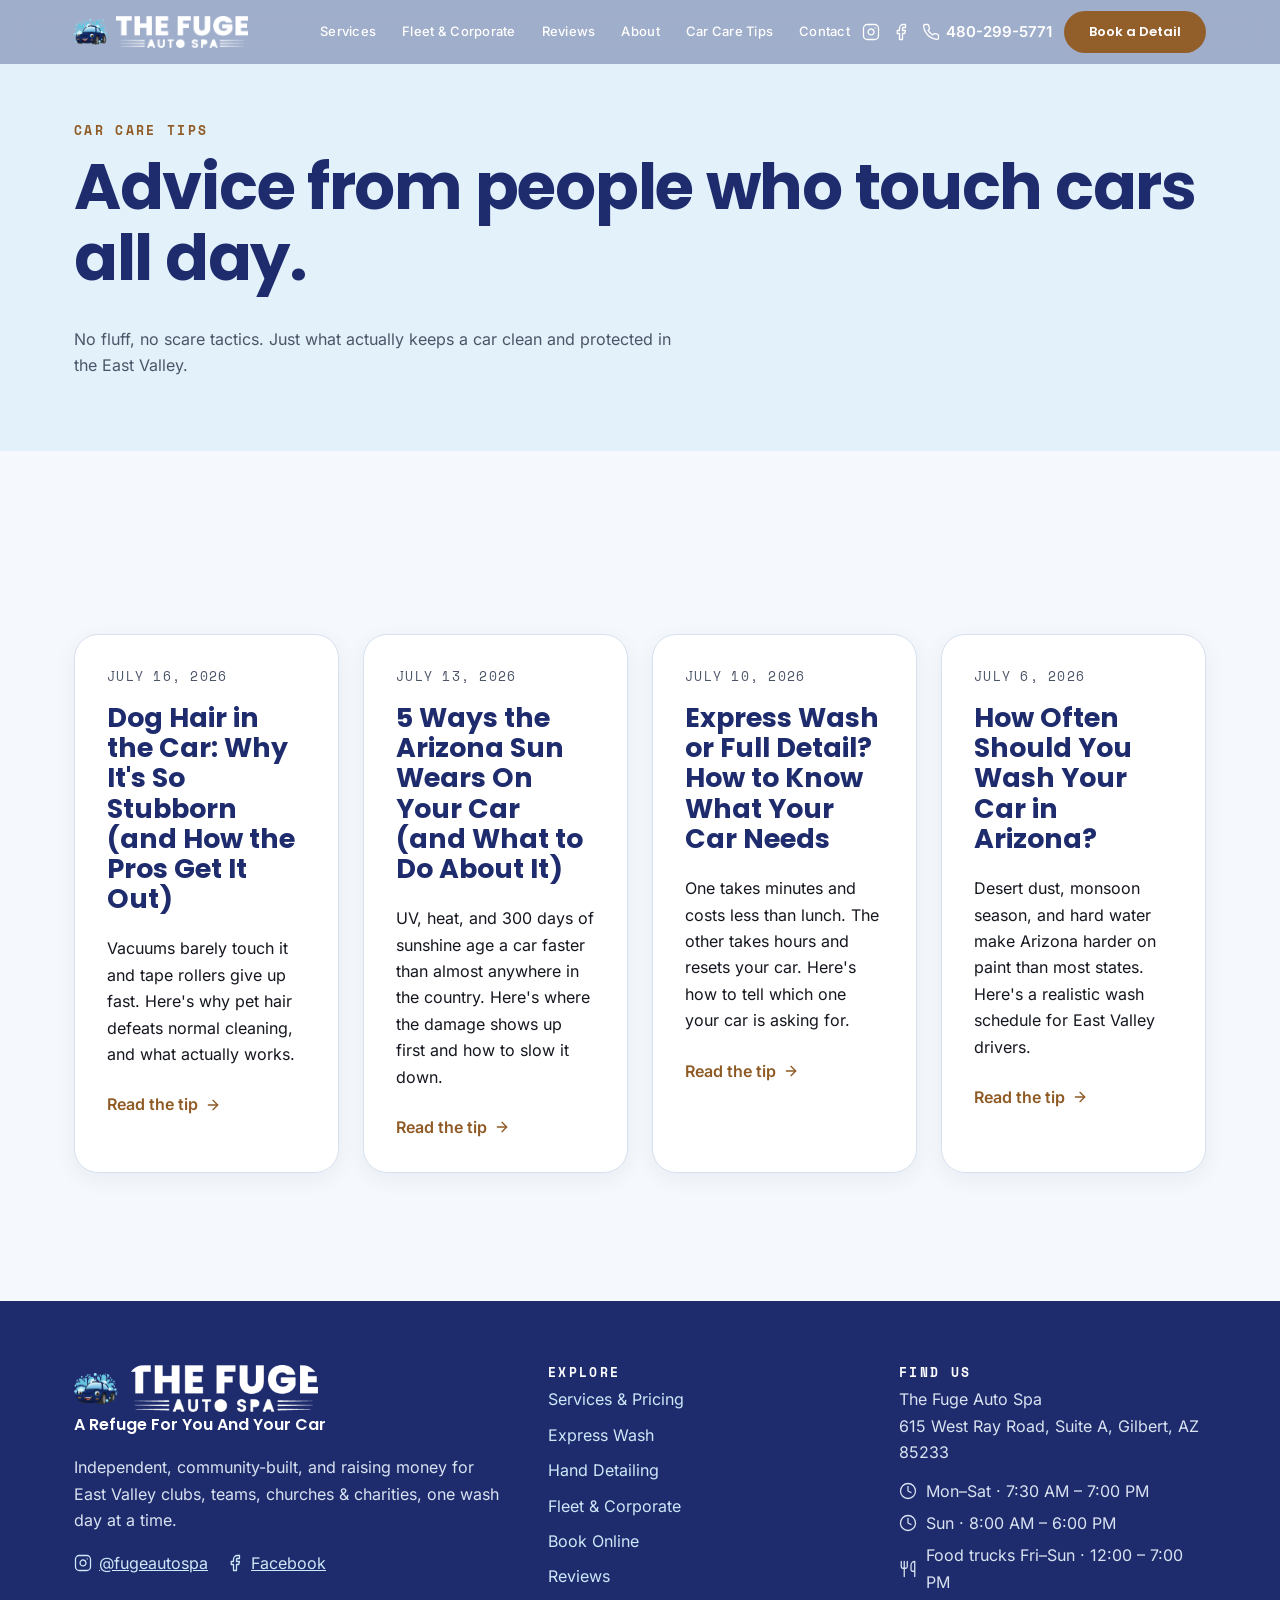
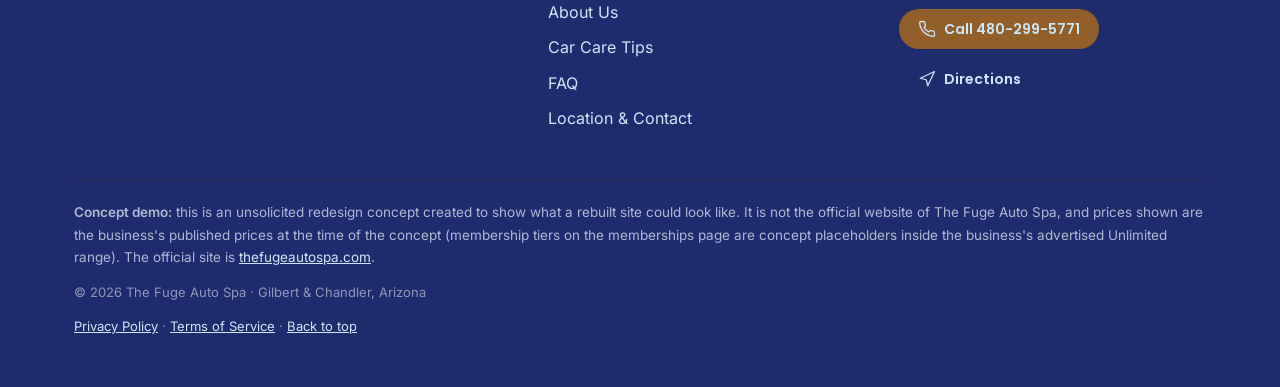
<file: car-care-tips.html>
<!DOCTYPE html>
<html lang="en">
<head>
<meta charset="UTF-8">
<meta name="viewport" content="width=device-width, initial-scale=1">
<meta http-equiv="Content-Security-Policy" content="default-src 'self'; script-src 'self'; style-src 'self'; img-src 'self' data:; font-src 'self'; connect-src 'none'; form-action 'self' mailto:; object-src 'none'; base-uri 'self'; upgrade-insecure-requests">
<meta name="referrer" content="strict-origin-when-cross-origin">
<meta name="description" content="Car care tips from The Fuge Auto Spa, Gilbert AZ. Concept demo.">
<title>Car Care Tips | The Fuge Auto Spa Blog (Concept Demo)</title>
<link rel="icon" href="assets/img/favicon.svg" type="image/svg+xml">
<link rel="preload" href="assets/fonts/poppins-700.woff2" as="font" type="font/woff2" crossorigin>
<link rel="stylesheet" href="css/styles.css?v=9">
</head>
<body id="top">
<a class="skip" href="#main">Skip to content</a>
<header class="site-header">
  <div class="wrap nav">
    <a class="logo" href="index.html"><img class="mark" src="assets/img/mark.png" alt="" width="44" height="32"><img class="wordmark" src="assets/img/wordmark-white.png" alt="The Fuge Auto Spa" width="170" height="42"><img class="wordmark-color" src="assets/img/wordmark.png" alt="" width="170" height="42"></a>
    <div class="nav-actions">
      <nav class="inline-nav" aria-label="Main">
        <a href="services.html">Services</a>
        <a href="fleet.html">Fleet &amp; Corporate</a>
        <a href="reviews.html">Reviews</a>
        <a href="about.html">About</a>
        <a href="car-care-tips.html">Car Care Tips</a>
        <a href="contact.html">Contact</a>
      </nav>
      <a class="nav-social" href="https://www.instagram.com/fugeautospa/" rel="noopener noreferrer" aria-label="The Fuge Auto Spa on Instagram"><svg viewBox="0 0 24 24" aria-hidden="true"><rect x="2" y="2" width="20" height="20" rx="5"/><path d="M16 11.37A4 4 0 1 1 12.63 8 4 4 0 0 1 16 11.37z"/><line x1="17.5" y1="6.5" x2="17.51" y2="6.5"/></svg></a>
      <a class="nav-social" href="https://www.facebook.com/thefugeautospa/" rel="noopener noreferrer" aria-label="The Fuge Auto Spa on Facebook"><svg viewBox="0 0 24 24" aria-hidden="true"><path d="M18 2h-3a5 5 0 0 0-5 5v3H7v4h3v8h4v-8h3l1-4h-4V7a1 1 0 0 1 1-1h3z"/></svg></a>
      <a class="nav-phone" href="tel:+14802995771"><svg viewBox="0 0 24 24" aria-hidden="true"><path d="M22 16.92v3a2 2 0 0 1-2.18 2 19.79 19.79 0 0 1-8.63-3.07 19.5 19.5 0 0 1-6-6 19.79 19.79 0 0 1-3.07-8.67A2 2 0 0 1 4.11 2h3a2 2 0 0 1 2 1.72c.127.96.361 1.903.7 2.81a2 2 0 0 1-.45 2.11L8.09 9.91a16 16 0 0 0 6 6l1.27-1.27a2 2 0 0 1 2.11-.45c.907.339 1.85.573 2.81.7A2 2 0 0 1 22 16.92z"/></svg>480-299-5771</a>
      <a class="btn btn-copper btn-nav" href="https://booksy.com/en-us/dl/show-business/1786393?utm_medium=c2c_referral" target="_blank" rel="noopener noreferrer">Book a Detail</a>
      <button class="menu-btn" id="menu-btn" type="button" aria-expanded="false" aria-controls="menu-panel" aria-label="Open menu"><span class="bars"><span></span><span></span><span></span></span></button>
    </div>
  </div>
  <div class="menu-panel" id="menu-panel">
    <div class="wrap">
      <nav aria-label="Main">
        <a href="services.html">Services</a>
        <a href="fleet.html">Fleet &amp; Corporate</a>
        <a href="reviews.html">Reviews</a>
        <a href="about.html">About</a>
        <a href="car-care-tips.html">Car Care Tips</a>
        <a href="contact.html">Contact</a>
        <a class="menu-book" href="https://booksy.com/en-us/dl/show-business/1786393?utm_medium=c2c_referral" target="_blank" rel="noopener noreferrer">Book a Detail</a>
      </nav>
      <div class="menu-foot">
        <div class="menu-socials">
          <a href="https://www.instagram.com/fugeautospa/" rel="noopener noreferrer" aria-label="The Fuge Auto Spa on Instagram"><svg viewBox="0 0 24 24" aria-hidden="true"><rect x="2" y="2" width="20" height="20" rx="5"/><path d="M16 11.37A4 4 0 1 1 12.63 8 4 4 0 0 1 16 11.37z"/><line x1="17.5" y1="6.5" x2="17.51" y2="6.5"/></svg></a>
          <a href="https://www.facebook.com/thefugeautospa/" rel="noopener noreferrer" aria-label="The Fuge Auto Spa on Facebook"><svg viewBox="0 0 24 24" aria-hidden="true"><path d="M18 2h-3a5 5 0 0 0-5 5v3H7v4h3v8h4v-8h3l1-4h-4V7a1 1 0 0 1 1-1h3z"/></svg></a>
        </div>
        <a class="btn btn-navy" href="tel:+14802995771"><svg viewBox="0 0 24 24" aria-hidden="true"><path d="M22 16.92v3a2 2 0 0 1-2.18 2 19.79 19.79 0 0 1-8.63-3.07 19.5 19.5 0 0 1-6-6 19.79 19.79 0 0 1-3.07-8.67A2 2 0 0 1 4.11 2h3a2 2 0 0 1 2 1.72c.127.96.361 1.903.7 2.81a2 2 0 0 1-.45 2.11L8.09 9.91a16 16 0 0 0 6 6l1.27-1.27a2 2 0 0 1 2.11-.45c.907.339 1.85.573 2.81.7A2 2 0 0 1 22 16.92z"/></svg>Call 480-299-5771</a>
        <a class="btn btn-ghost-dark" href="https://www.google.com/maps/search/?api=1&query=The%20Fuge%20Auto%20Spa%2C%20615%20W%20Ray%20Rd%20Suite%20A%2C%20Gilbert%2C%20AZ%2085233" rel="noopener noreferrer"><svg viewBox="0 0 24 24" aria-hidden="true"><polygon points="3 11 22 2 13 21 11 13 3 11"/></svg>Directions</a>
      </div>
    </div>
  </div>
</header>
<main id="main">
  <section class="page-head">
    <div class="wrap">
      <p class="eyebrow" data-reveal>Car Care Tips</p>
      <h1 data-reveal data-reveal-delay="1">Advice from people who touch cars all day.</h1>
      <p data-reveal data-reveal-delay="2">No fluff, no scare tactics. Just what actually keeps a car clean and protected in the East Valley.</p>
    </div>
  </section>
  <svg class="ripple" viewBox="0 0 1440 56" preserveAspectRatio="none" aria-hidden="true"><path d="M0 32 C 180 6, 360 6, 540 28 C 720 50, 900 50, 1080 28 C 1260 6, 1360 10, 1440 24 L1440 56 L0 56 Z"/></svg>
  <section class="section">
    <div class="wrap">
      <div class="cards"><article class="card post-card" data-reveal data-reveal-delay="0"><p class="post-date">July 16, 2026</p><h2><a href="https://www.thefugeautospa.com/blog/dog-hair-removal-guide/" rel="noopener noreferrer">Dog Hair in the Car: Why It's So Stubborn (and How the Pros Get It Out)</a></h2><p>Vacuums barely touch it and tape rollers give up fast. Here's why pet hair defeats normal cleaning, and what actually works.</p><a class="post-more" href="https://www.thefugeautospa.com/blog/dog-hair-removal-guide/" rel="noopener noreferrer">Read the tip <svg viewBox="0 0 24 24" aria-hidden="true"><line x1="5" y1="12" x2="19" y2="12"/><polyline points="12 5 19 12 12 19"/></svg></a></article><article class="card post-card" data-reveal data-reveal-delay="1"><p class="post-date">July 13, 2026</p><h2><a href="https://www.thefugeautospa.com/blog/arizona-sun-and-your-paint/" rel="noopener noreferrer">5 Ways the Arizona Sun Wears On Your Car (and What to Do About It)</a></h2><p>UV, heat, and 300 days of sunshine age a car faster than almost anywhere in the country. Here's where the damage shows up first and how to slow it down.</p><a class="post-more" href="https://www.thefugeautospa.com/blog/arizona-sun-and-your-paint/" rel="noopener noreferrer">Read the tip <svg viewBox="0 0 24 24" aria-hidden="true"><line x1="5" y1="12" x2="19" y2="12"/><polyline points="12 5 19 12 12 19"/></svg></a></article><article class="card post-card" data-reveal data-reveal-delay="2"><p class="post-date">July 10, 2026</p><h2><a href="https://www.thefugeautospa.com/blog/express-wash-vs-detail/" rel="noopener noreferrer">Express Wash or Full Detail? How to Know What Your Car Needs</a></h2><p>One takes minutes and costs less than lunch. The other takes hours and resets your car. Here's how to tell which one your car is asking for.</p><a class="post-more" href="https://www.thefugeautospa.com/blog/express-wash-vs-detail/" rel="noopener noreferrer">Read the tip <svg viewBox="0 0 24 24" aria-hidden="true"><line x1="5" y1="12" x2="19" y2="12"/><polyline points="12 5 19 12 12 19"/></svg></a></article><article class="card post-card" data-reveal data-reveal-delay="3"><p class="post-date">July 6, 2026</p><h2><a href="https://www.thefugeautospa.com/blog/how-often-wash-car-arizona/" rel="noopener noreferrer">How Often Should You Wash Your Car in Arizona?</a></h2><p>Desert dust, monsoon season, and hard water make Arizona harder on paint than most states. Here's a realistic wash schedule for East Valley drivers.</p><a class="post-more" href="https://www.thefugeautospa.com/blog/how-often-wash-car-arizona/" rel="noopener noreferrer">Read the tip <svg viewBox="0 0 24 24" aria-hidden="true"><line x1="5" y1="12" x2="19" y2="12"/><polyline points="12 5 19 12 12 19"/></svg></a></article></div>
    </div>
  </section>
</main>
<footer class="site-footer">
  <div class="wrap">
    <div class="footer-grid">
      <div>
        <div class="footer-brand"><img class="mark" src="assets/img/mark.png" alt="" width="44" height="32"><img class="wordmark" src="assets/img/wordmark-white.png" alt="The Fuge Auto Spa" width="190" height="47"></div>
        <p class="tagline">A Refuge For You And Your Car</p>
        <p>Independent, community-built, and raising money for East Valley clubs, teams, churches &amp; charities, one wash day at a time.</p>
        <p class="foot-socials"><a href="https://www.instagram.com/fugeautospa/" rel="noopener noreferrer"><svg viewBox="0 0 24 24" aria-hidden="true"><rect x="2" y="2" width="20" height="20" rx="5"/><path d="M16 11.37A4 4 0 1 1 12.63 8 4 4 0 0 1 16 11.37z"/><line x1="17.5" y1="6.5" x2="17.51" y2="6.5"/></svg>@fugeautospa</a> <a href="https://www.facebook.com/thefugeautospa/" rel="noopener noreferrer"><svg viewBox="0 0 24 24" aria-hidden="true"><path d="M18 2h-3a5 5 0 0 0-5 5v3H7v4h3v8h4v-8h3l1-4h-4V7a1 1 0 0 1 1-1h3z"/></svg>Facebook</a></p>
      </div>
      <div>
        <h3>Explore</h3>
        <ul class="foot-links">
          <li><a href="services.html">Services &amp; Pricing</a></li>
          <li><a href="express-wash.html">Express Wash</a></li>
          <li><a href="detailing.html">Hand Detailing</a></li>
          <li><a href="fleet.html">Fleet &amp; Corporate</a></li>
          <li><a href="book.html">Book Online</a></li>
          <li><a href="reviews.html">Reviews</a></li>
          <li><a href="about.html">About Us</a></li>
          <li><a href="car-care-tips.html">Car Care Tips</a></li>
          <li><a href="faq.html">FAQ</a></li>
          <li><a href="contact.html">Location &amp; Contact</a></li>
        </ul>
      </div>
      <div>
        <h3>Find us</h3>
        <address>The Fuge Auto Spa<br>615 West Ray Road, Suite A, Gilbert, AZ 85233</address>
        <ul class="hours-list">
          <li><svg viewBox="0 0 24 24" aria-hidden="true"><circle cx="12" cy="12" r="10"/><polyline points="12 6 12 12 16 14"/></svg>Mon–Sat · 7:30 AM – 7:00 PM</li>
          <li><svg viewBox="0 0 24 24" aria-hidden="true"><circle cx="12" cy="12" r="10"/><polyline points="12 6 12 12 16 14"/></svg>Sun · 8:00 AM – 6:00 PM</li>
          <li><svg viewBox="0 0 24 24" aria-hidden="true"><path d="M3 2v7c0 1.1.9 2 2 2h4a2 2 0 0 0 2-2V2"/><path d="M7 2v20"/><path d="M21 15V2a5 5 0 0 0-5 5v6c0 1.1.9 2 2 2h3Zm0 0v7"/></svg>Food trucks Fri–Sun · 12:00 – 7:00 PM</li>
        </ul>
        <p class="foot-ctas"><a class="btn btn-copper" href="tel:+14802995771"><svg viewBox="0 0 24 24" aria-hidden="true"><path d="M22 16.92v3a2 2 0 0 1-2.18 2 19.79 19.79 0 0 1-8.63-3.07 19.5 19.5 0 0 1-6-6 19.79 19.79 0 0 1-3.07-8.67A2 2 0 0 1 4.11 2h3a2 2 0 0 1 2 1.72c.127.96.361 1.903.7 2.81a2 2 0 0 1-.45 2.11L8.09 9.91a16 16 0 0 0 6 6l1.27-1.27a2 2 0 0 1 2.11-.45c.907.339 1.85.573 2.81.7A2 2 0 0 1 22 16.92z"/></svg>Call 480-299-5771</a> <a class="btn btn-ghost" href="https://www.google.com/maps/search/?api=1&query=The%20Fuge%20Auto%20Spa%2C%20615%20W%20Ray%20Rd%20Suite%20A%2C%20Gilbert%2C%20AZ%2085233" rel="noopener noreferrer"><svg viewBox="0 0 24 24" aria-hidden="true"><polygon points="3 11 22 2 13 21 11 13 3 11"/></svg>Directions</a></p>
      </div>
    </div>
    <p class="concept-note"><strong>Concept demo:</strong> this is an unsolicited redesign concept created to show what a rebuilt site could look like. It is not the official website of The Fuge Auto Spa, and prices shown are the business's published prices at the time of the concept (membership tiers on the memberships page are concept placeholders inside the business's advertised Unlimited range). The official site is <a href="https://www.thefugeautospa.com" rel="noopener noreferrer">thefugeautospa.com</a>.</p>
    <p class="fineprint">© 2026 The Fuge Auto Spa · Gilbert &amp; Chandler, Arizona</p>
    <p class="fineprint"><a href="privacy.html">Privacy Policy</a> · <a href="terms.html">Terms of Service</a> · <a href="#top">Back to top</a></p>
  </div>
</footer>
<div class="quick-actions">
  <a href="tel:+14802995771"><svg viewBox="0 0 24 24" aria-hidden="true"><path d="M22 16.92v3a2 2 0 0 1-2.18 2 19.79 19.79 0 0 1-8.63-3.07 19.5 19.5 0 0 1-6-6 19.79 19.79 0 0 1-3.07-8.67A2 2 0 0 1 4.11 2h3a2 2 0 0 1 2 1.72c.127.96.361 1.903.7 2.81a2 2 0 0 1-.45 2.11L8.09 9.91a16 16 0 0 0 6 6l1.27-1.27a2 2 0 0 1 2.11-.45c.907.339 1.85.573 2.81.7A2 2 0 0 1 22 16.92z"/></svg>Call</a>
  <span class="qa-divider" aria-hidden="true"></span>
  <a href="https://www.google.com/maps/search/?api=1&query=The%20Fuge%20Auto%20Spa%2C%20615%20W%20Ray%20Rd%20Suite%20A%2C%20Gilbert%2C%20AZ%2085233" rel="noopener noreferrer"><svg viewBox="0 0 24 24" aria-hidden="true"><polygon points="3 11 22 2 13 21 11 13 3 11"/></svg>Directions</a>
</div>
<script src="js/main.js?v=9"></script>
</body>
</html>
</file>
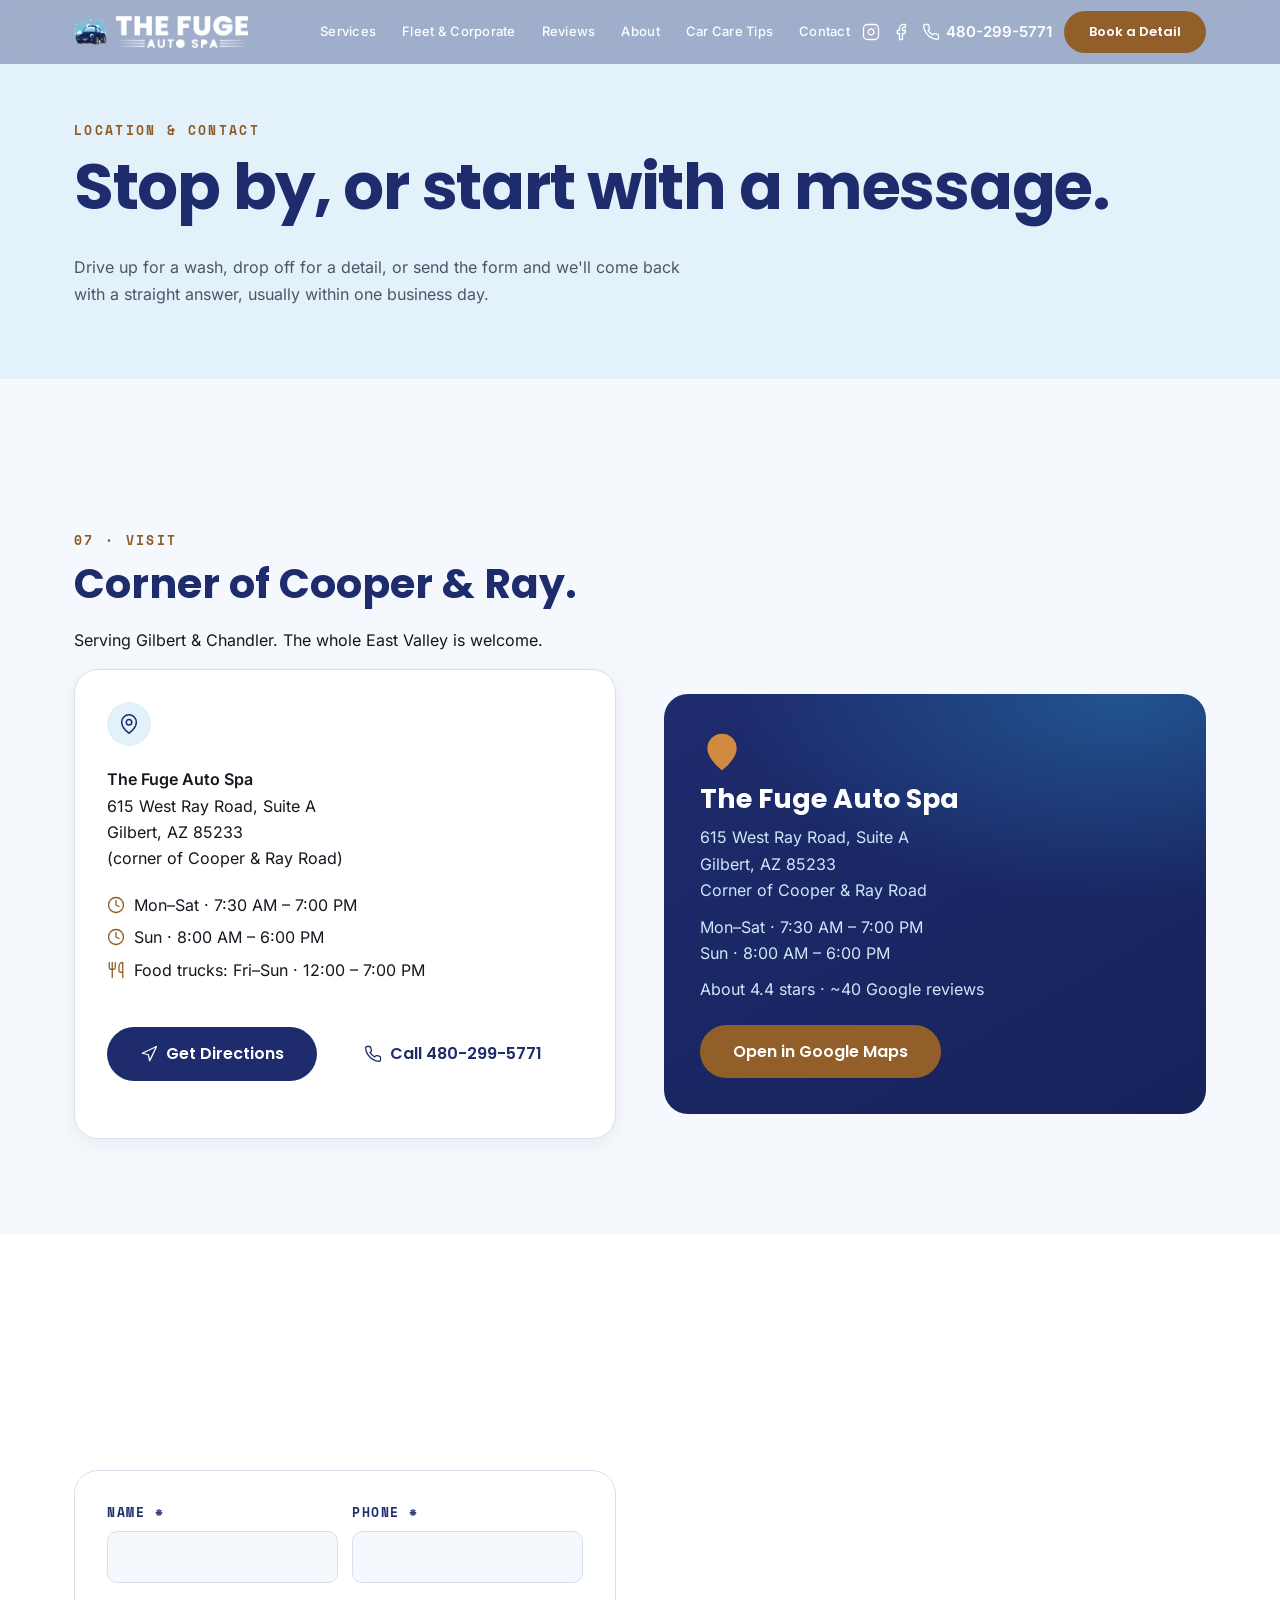
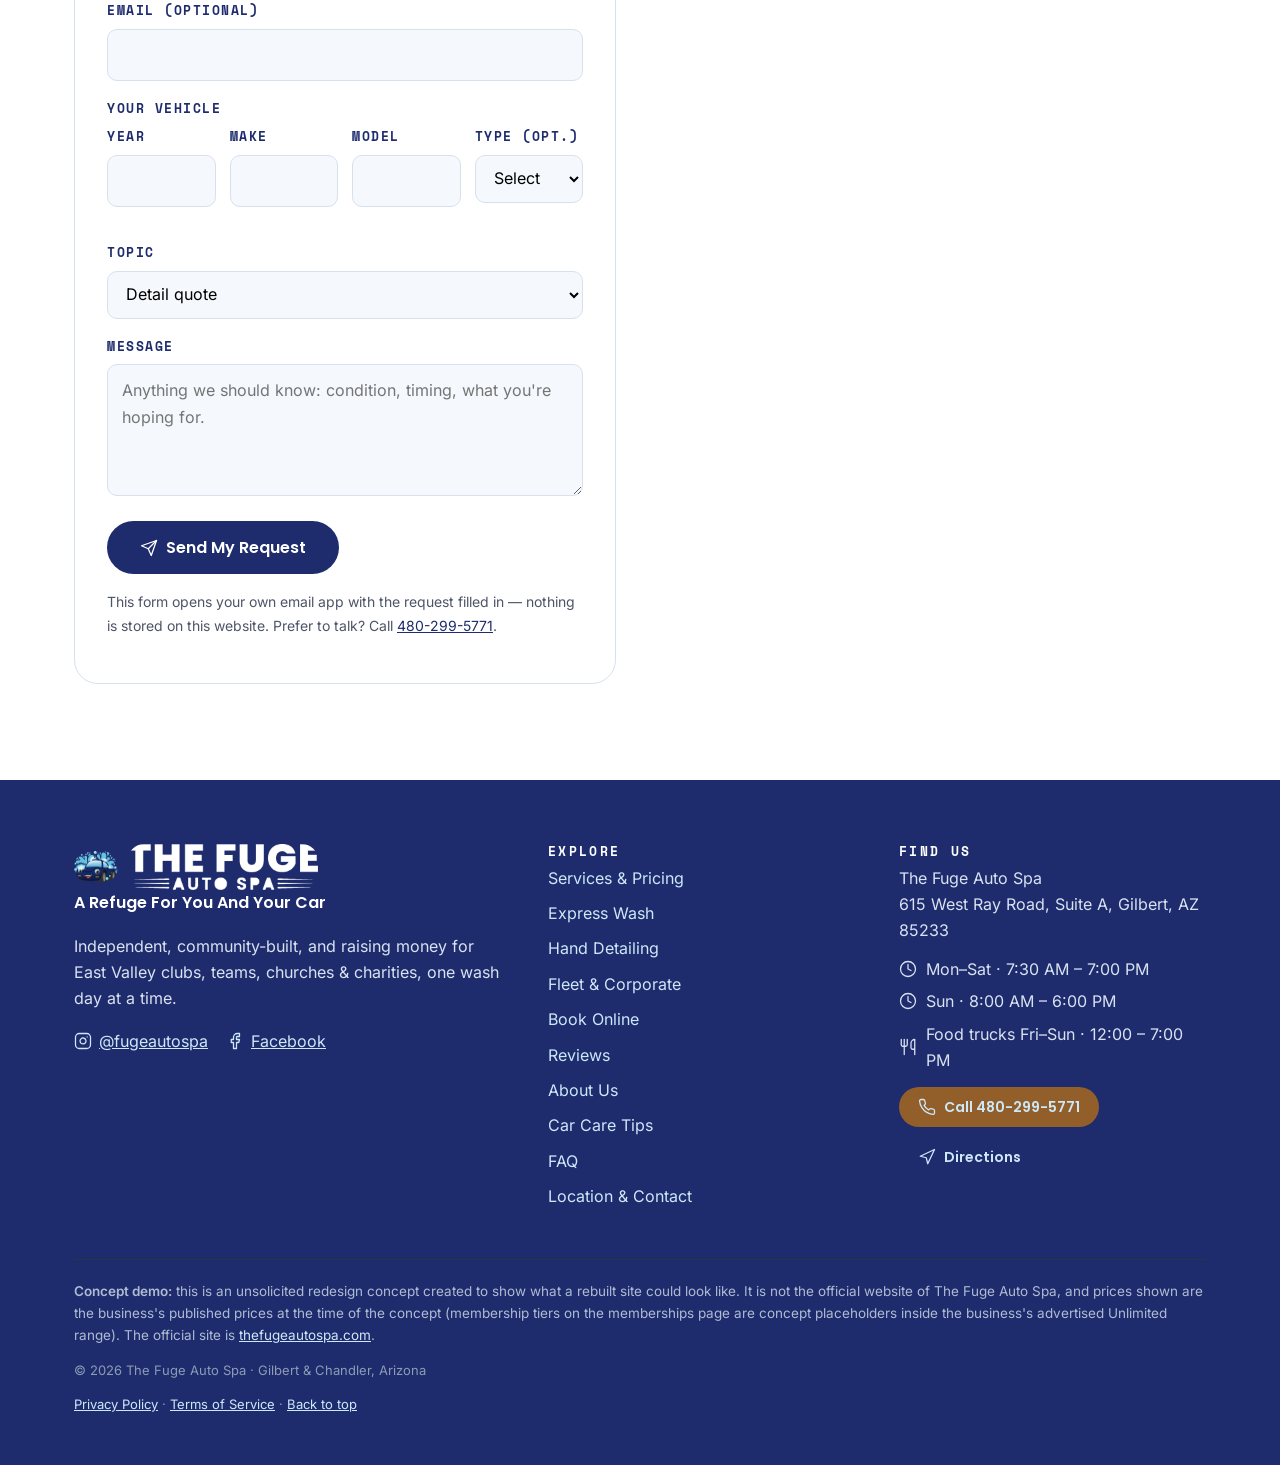
<file: contact.html>
<!DOCTYPE html>
<html lang="en">
<head>
<meta charset="UTF-8">
<meta name="viewport" content="width=device-width, initial-scale=1">
<meta http-equiv="Content-Security-Policy" content="default-src 'self'; script-src 'self'; style-src 'self'; img-src 'self' data:; font-src 'self'; connect-src 'none'; form-action 'self' mailto:; object-src 'none'; base-uri 'self'; upgrade-insecure-requests">
<meta name="referrer" content="strict-origin-when-cross-origin">
<meta name="description" content="615 West Ray Road, Suite A, Gilbert, AZ 85233. Call 480-299-5771. Concept demo.">
<title>Location & Contact — The Fuge Auto Spa, Gilbert AZ (Concept Demo)</title>
<link rel="icon" href="assets/img/favicon.svg" type="image/svg+xml">
<link rel="preload" href="assets/fonts/poppins-700.woff2" as="font" type="font/woff2" crossorigin>
<link rel="stylesheet" href="css/styles.css?v=9">
</head>
<body id="top">
<a class="skip" href="#main">Skip to content</a>
<header class="site-header">
  <div class="wrap nav">
    <a class="logo" href="index.html"><img class="mark" src="assets/img/mark.png" alt="" width="44" height="32"><img class="wordmark" src="assets/img/wordmark-white.png" alt="The Fuge Auto Spa" width="170" height="42"><img class="wordmark-color" src="assets/img/wordmark.png" alt="" width="170" height="42"></a>
    <div class="nav-actions">
      <nav class="inline-nav" aria-label="Main">
        <a href="services.html">Services</a>
        <a href="fleet.html">Fleet &amp; Corporate</a>
        <a href="reviews.html">Reviews</a>
        <a href="about.html">About</a>
        <a href="car-care-tips.html">Car Care Tips</a>
        <a href="contact.html">Contact</a>
      </nav>
      <a class="nav-social" href="https://www.instagram.com/fugeautospa/" rel="noopener noreferrer" aria-label="The Fuge Auto Spa on Instagram"><svg viewBox="0 0 24 24" aria-hidden="true"><rect x="2" y="2" width="20" height="20" rx="5"/><path d="M16 11.37A4 4 0 1 1 12.63 8 4 4 0 0 1 16 11.37z"/><line x1="17.5" y1="6.5" x2="17.51" y2="6.5"/></svg></a>
      <a class="nav-social" href="https://www.facebook.com/thefugeautospa/" rel="noopener noreferrer" aria-label="The Fuge Auto Spa on Facebook"><svg viewBox="0 0 24 24" aria-hidden="true"><path d="M18 2h-3a5 5 0 0 0-5 5v3H7v4h3v8h4v-8h3l1-4h-4V7a1 1 0 0 1 1-1h3z"/></svg></a>
      <a class="nav-phone" href="tel:+14802995771"><svg viewBox="0 0 24 24" aria-hidden="true"><path d="M22 16.92v3a2 2 0 0 1-2.18 2 19.79 19.79 0 0 1-8.63-3.07 19.5 19.5 0 0 1-6-6 19.79 19.79 0 0 1-3.07-8.67A2 2 0 0 1 4.11 2h3a2 2 0 0 1 2 1.72c.127.96.361 1.903.7 2.81a2 2 0 0 1-.45 2.11L8.09 9.91a16 16 0 0 0 6 6l1.27-1.27a2 2 0 0 1 2.11-.45c.907.339 1.85.573 2.81.7A2 2 0 0 1 22 16.92z"/></svg>480-299-5771</a>
      <a class="btn btn-copper btn-nav" href="https://booksy.com/en-us/dl/show-business/1786393?utm_medium=c2c_referral" target="_blank" rel="noopener noreferrer">Book a Detail</a>
      <button class="menu-btn" id="menu-btn" type="button" aria-expanded="false" aria-controls="menu-panel" aria-label="Open menu"><span class="bars"><span></span><span></span><span></span></span></button>
    </div>
  </div>
  <div class="menu-panel" id="menu-panel">
    <div class="wrap">
      <nav aria-label="Main">
        <a href="services.html">Services</a>
        <a href="fleet.html">Fleet &amp; Corporate</a>
        <a href="reviews.html">Reviews</a>
        <a href="about.html">About</a>
        <a href="car-care-tips.html">Car Care Tips</a>
        <a href="contact.html">Contact</a>
        <a class="menu-book" href="https://booksy.com/en-us/dl/show-business/1786393?utm_medium=c2c_referral" target="_blank" rel="noopener noreferrer">Book a Detail</a>
      </nav>
      <div class="menu-foot">
        <div class="menu-socials">
          <a href="https://www.instagram.com/fugeautospa/" rel="noopener noreferrer" aria-label="The Fuge Auto Spa on Instagram"><svg viewBox="0 0 24 24" aria-hidden="true"><rect x="2" y="2" width="20" height="20" rx="5"/><path d="M16 11.37A4 4 0 1 1 12.63 8 4 4 0 0 1 16 11.37z"/><line x1="17.5" y1="6.5" x2="17.51" y2="6.5"/></svg></a>
          <a href="https://www.facebook.com/thefugeautospa/" rel="noopener noreferrer" aria-label="The Fuge Auto Spa on Facebook"><svg viewBox="0 0 24 24" aria-hidden="true"><path d="M18 2h-3a5 5 0 0 0-5 5v3H7v4h3v8h4v-8h3l1-4h-4V7a1 1 0 0 1 1-1h3z"/></svg></a>
        </div>
        <a class="btn btn-navy" href="tel:+14802995771"><svg viewBox="0 0 24 24" aria-hidden="true"><path d="M22 16.92v3a2 2 0 0 1-2.18 2 19.79 19.79 0 0 1-8.63-3.07 19.5 19.5 0 0 1-6-6 19.79 19.79 0 0 1-3.07-8.67A2 2 0 0 1 4.11 2h3a2 2 0 0 1 2 1.72c.127.96.361 1.903.7 2.81a2 2 0 0 1-.45 2.11L8.09 9.91a16 16 0 0 0 6 6l1.27-1.27a2 2 0 0 1 2.11-.45c.907.339 1.85.573 2.81.7A2 2 0 0 1 22 16.92z"/></svg>Call 480-299-5771</a>
        <a class="btn btn-ghost-dark" href="https://www.google.com/maps/search/?api=1&query=The%20Fuge%20Auto%20Spa%2C%20615%20W%20Ray%20Rd%20Suite%20A%2C%20Gilbert%2C%20AZ%2085233" rel="noopener noreferrer"><svg viewBox="0 0 24 24" aria-hidden="true"><polygon points="3 11 22 2 13 21 11 13 3 11"/></svg>Directions</a>
      </div>
    </div>
  </div>
</header>
<main id="main">
  <section class="page-head">
    <div class="wrap">
      <p class="eyebrow" data-reveal>Location &amp; Contact</p>
      <h1 data-reveal data-reveal-delay="1">Stop by, or start with a message.</h1>
      <p data-reveal data-reveal-delay="2">Drive up for a wash, drop off for a detail, or send the form and we'll come back with a straight answer, usually within one business day.</p>
    </div>
  </section>
  <svg class="ripple" viewBox="0 0 1440 56" preserveAspectRatio="none" aria-hidden="true"><path d="M0 32 C 180 6, 360 6, 540 28 C 720 50, 900 50, 1080 28 C 1260 6, 1360 10, 1440 24 L1440 56 L0 56 Z"/></svg>
  <section class="section" id="visit">
    <div class="wrap">
      <p class="eyebrow" data-reveal>07 · Visit</p>
      <h2 data-reveal data-reveal-delay="1">Corner of Cooper &amp; Ray.</h2>
      <p data-reveal data-reveal-delay="2">Serving Gilbert &amp; Chandler. The whole East Valley is welcome.</p>
      <div class="two-col">
        <div class="card visit-info" data-reveal>
          <div class="icon-chip"><svg viewBox="0 0 24 24" aria-hidden="true"><path d="M20 10c0 6-8 12-8 12s-8-6-8-12a8 8 0 0 1 16 0Z"/><circle cx="12" cy="10" r="3"/></svg></div>
          <address><strong>The Fuge Auto Spa</strong><br>615 West Ray Road, Suite A<br>Gilbert, AZ 85233<br>(corner of Cooper &amp; Ray Road)</address>
          <ul class="hours-list">
            <li><svg viewBox="0 0 24 24" aria-hidden="true"><circle cx="12" cy="12" r="10"/><polyline points="12 6 12 12 16 14"/></svg>Mon–Sat · 7:30 AM – 7:00 PM</li>
            <li><svg viewBox="0 0 24 24" aria-hidden="true"><circle cx="12" cy="12" r="10"/><polyline points="12 6 12 12 16 14"/></svg>Sun · 8:00 AM – 6:00 PM</li>
            <li><svg viewBox="0 0 24 24" aria-hidden="true"><path d="M3 2v7c0 1.1.9 2 2 2h4a2 2 0 0 0 2-2V2"/><path d="M7 2v20"/><path d="M21 15V2a5 5 0 0 0-5 5v6c0 1.1.9 2 2 2h3Zm0 0v7"/></svg>Food trucks: Fri–Sun · 12:00 – 7:00 PM</li>
          </ul>
          <p class="cta-row"><a class="btn btn-navy" href="https://www.google.com/maps/search/?api=1&query=The%20Fuge%20Auto%20Spa%2C%20615%20W%20Ray%20Rd%20Suite%20A%2C%20Gilbert%2C%20AZ%2085233" rel="noopener noreferrer"><svg viewBox="0 0 24 24" aria-hidden="true"><polygon points="3 11 22 2 13 21 11 13 3 11"/></svg>Get Directions</a> <a class="btn btn-ghost-dark" href="tel:+14802995771"><svg viewBox="0 0 24 24" aria-hidden="true"><path d="M22 16.92v3a2 2 0 0 1-2.18 2 19.79 19.79 0 0 1-8.63-3.07 19.5 19.5 0 0 1-6-6 19.79 19.79 0 0 1-3.07-8.67A2 2 0 0 1 4.11 2h3a2 2 0 0 1 2 1.72c.127.96.361 1.903.7 2.81a2 2 0 0 1-.45 2.11L8.09 9.91a16 16 0 0 0 6 6l1.27-1.27a2 2 0 0 1 2.11-.45c.907.339 1.85.573 2.81.7A2 2 0 0 1 22 16.92z"/></svg>Call 480-299-5771</a></p>
        </div>
        <div class="map-panel" data-reveal data-reveal-delay="1">
          <div class="pin"><svg viewBox="0 0 24 24" aria-hidden="true"><path d="M20 10c0 6-8 12-8 12s-8-6-8-12a8 8 0 0 1 16 0Z"/><circle cx="12" cy="10" r="3"/></svg></div>
          <h3>The Fuge Auto Spa</h3>
          <p>615 West Ray Road, Suite A<br>Gilbert, AZ 85233<br>Corner of Cooper &amp; Ray Road</p>
          <p>Mon–Sat · 7:30 AM – 7:00 PM<br>Sun · 8:00 AM – 6:00 PM</p>
          <p>About 4.4 stars · ~40 Google reviews</p>
          <a class="btn btn-copper" href="https://www.google.com/maps/search/?api=1&query=The%20Fuge%20Auto%20Spa%2C%20615%20W%20Ray%20Rd%20Suite%20A%2C%20Gilbert%2C%20AZ%2085233" rel="noopener noreferrer">Open in Google Maps</a>
        </div>
      </div>
    </div>
  </section>
  <section class="section alt" id="contact">
    <div class="wrap">
      <p class="eyebrow" data-reveal>08 · Book a Detail</p>
      <h2 data-reveal data-reveal-delay="1">Tell us what you drive. We'll handle the rest.</h2>
      <p data-reveal data-reveal-delay="2">Send the form and we'll come back with a straight quote, or skip it entirely and just give us a call.</p>
      <div class="two-col">
      <form id="quote-form" action="mailto:thefugeautospa@gmail.com" method="post" enctype="text/plain">
      <div class="form-row--2">
      <div class="field"><label for="f-name">Name *</label><input id="f-name" name="name" type="text" autocomplete="name" required></div>
      <div class="field"><label for="f-phone">Phone *</label><input id="f-phone" name="phone" type="tel" autocomplete="tel" required></div>
      </div>
      <div class="field"><label for="f-email">Email (optional)</label><input id="f-email" name="email" type="email" autocomplete="email"></div>
      <fieldset>
        <legend class="group-label">Your vehicle</legend>
        <div class="form-row--4">
          <div class="field"><label for="f-year">Year</label><input id="f-year" name="vehicle_year" type="text" inputmode="numeric" autocomplete="off"></div>
          <div class="field"><label for="f-make">Make</label><input id="f-make" name="vehicle_make" type="text" autocomplete="off"></div>
          <div class="field"><label for="f-model">Model</label><input id="f-model" name="vehicle_model" type="text" autocomplete="off"></div>
          <div class="field"><label for="f-type">Type (opt.)</label>
            <select id="f-type" name="vehicle_type">
              <option value="">Select</option>
              <option>Sedan</option>
              <option>SUV</option>
              <option>Truck</option>
              <option>Van</option>
              <option>Other</option>
            </select></div>
        </div>
      </fieldset>
      <div class="field"><label for="f-topic">Topic</label>
        <select id="f-topic" name="topic">
          <option>Detail quote</option>
          <option>Wash question</option>
          <option>Fleet &amp; corporate</option>
          <option>Community partnership</option>
          <option>Other</option>
        </select></div>
      <div class="field"><label for="f-message">Message</label><textarea id="f-message" name="message" rows="4" placeholder="Anything we should know: condition, timing, what you're hoping for."></textarea></div>
      <button class="btn btn-navy" type="submit"><svg viewBox="0 0 24 24" aria-hidden="true"><path d="m22 2-7 20-4-9-9-4Z"/><path d="M22 2 11 13"/></svg>Send My Request</button>
      <p id="form-status" role="status" aria-live="polite"></p>
      <noscript><p>Prefer email? Write us at <a href="mailto:thefugeautospa@gmail.com">thefugeautospa@gmail.com</a></p></noscript>
      <p class="privacy-note">This form opens your own email app with the request filled in — nothing is stored on this website. Prefer to talk? Call <a href="tel:+14802995771">480-299-5771</a>.</p>
    </form>
      <div>
        <div class="card" data-reveal>
          <h3>Prefer to talk?</h3>
          <p>Call <a href="tel:+14802995771"><strong>480-299-5771</strong></a><br><a href="mailto:thefugeautospa@gmail.com">thefugeautospa@gmail.com</a></p>
        </div>
        <div class="card" data-reveal data-reveal-delay="1">
          <p><a class="btn btn-copper" href="https://booksy.com/en-us/dl/show-business/1786393?utm_medium=c2c_referral" target="_blank" rel="noopener noreferrer">Book online with Booksy <svg viewBox="0 0 24 24" aria-hidden="true"><path d="M18 13v6a2 2 0 0 1-2 2H5a2 2 0 0 1-2-2V8a2 2 0 0 1 2-2h6"/><polyline points="15 3 21 3 21 9"/><line x1="10" y1="14" x2="21" y2="3"/></svg></a></p>
        </div>
        <div class="card" data-reveal data-reveal-delay="2">
          <h3>Hours</h3>
          <p>Mon–Sat · 7:30 AM – 7:00 PM<br>Sun · 8:00 AM – 6:00 PM</p>
          <p class="note">Wash is walk-in; detailing is by appointment.</p>
        </div>
      </div>
      </div>
    </div>
  </section>
</main>
<footer class="site-footer">
  <div class="wrap">
    <div class="footer-grid">
      <div>
        <div class="footer-brand"><img class="mark" src="assets/img/mark.png" alt="" width="44" height="32"><img class="wordmark" src="assets/img/wordmark-white.png" alt="The Fuge Auto Spa" width="190" height="47"></div>
        <p class="tagline">A Refuge For You And Your Car</p>
        <p>Independent, community-built, and raising money for East Valley clubs, teams, churches &amp; charities, one wash day at a time.</p>
        <p class="foot-socials"><a href="https://www.instagram.com/fugeautospa/" rel="noopener noreferrer"><svg viewBox="0 0 24 24" aria-hidden="true"><rect x="2" y="2" width="20" height="20" rx="5"/><path d="M16 11.37A4 4 0 1 1 12.63 8 4 4 0 0 1 16 11.37z"/><line x1="17.5" y1="6.5" x2="17.51" y2="6.5"/></svg>@fugeautospa</a> <a href="https://www.facebook.com/thefugeautospa/" rel="noopener noreferrer"><svg viewBox="0 0 24 24" aria-hidden="true"><path d="M18 2h-3a5 5 0 0 0-5 5v3H7v4h3v8h4v-8h3l1-4h-4V7a1 1 0 0 1 1-1h3z"/></svg>Facebook</a></p>
      </div>
      <div>
        <h3>Explore</h3>
        <ul class="foot-links">
          <li><a href="services.html">Services &amp; Pricing</a></li>
          <li><a href="express-wash.html">Express Wash</a></li>
          <li><a href="detailing.html">Hand Detailing</a></li>
          <li><a href="fleet.html">Fleet &amp; Corporate</a></li>
          <li><a href="book.html">Book Online</a></li>
          <li><a href="reviews.html">Reviews</a></li>
          <li><a href="about.html">About Us</a></li>
          <li><a href="car-care-tips.html">Car Care Tips</a></li>
          <li><a href="faq.html">FAQ</a></li>
          <li><a href="contact.html">Location &amp; Contact</a></li>
        </ul>
      </div>
      <div>
        <h3>Find us</h3>
        <address>The Fuge Auto Spa<br>615 West Ray Road, Suite A, Gilbert, AZ 85233</address>
        <ul class="hours-list">
          <li><svg viewBox="0 0 24 24" aria-hidden="true"><circle cx="12" cy="12" r="10"/><polyline points="12 6 12 12 16 14"/></svg>Mon–Sat · 7:30 AM – 7:00 PM</li>
          <li><svg viewBox="0 0 24 24" aria-hidden="true"><circle cx="12" cy="12" r="10"/><polyline points="12 6 12 12 16 14"/></svg>Sun · 8:00 AM – 6:00 PM</li>
          <li><svg viewBox="0 0 24 24" aria-hidden="true"><path d="M3 2v7c0 1.1.9 2 2 2h4a2 2 0 0 0 2-2V2"/><path d="M7 2v20"/><path d="M21 15V2a5 5 0 0 0-5 5v6c0 1.1.9 2 2 2h3Zm0 0v7"/></svg>Food trucks Fri–Sun · 12:00 – 7:00 PM</li>
        </ul>
        <p class="foot-ctas"><a class="btn btn-copper" href="tel:+14802995771"><svg viewBox="0 0 24 24" aria-hidden="true"><path d="M22 16.92v3a2 2 0 0 1-2.18 2 19.79 19.79 0 0 1-8.63-3.07 19.5 19.5 0 0 1-6-6 19.79 19.79 0 0 1-3.07-8.67A2 2 0 0 1 4.11 2h3a2 2 0 0 1 2 1.72c.127.96.361 1.903.7 2.81a2 2 0 0 1-.45 2.11L8.09 9.91a16 16 0 0 0 6 6l1.27-1.27a2 2 0 0 1 2.11-.45c.907.339 1.85.573 2.81.7A2 2 0 0 1 22 16.92z"/></svg>Call 480-299-5771</a> <a class="btn btn-ghost" href="https://www.google.com/maps/search/?api=1&query=The%20Fuge%20Auto%20Spa%2C%20615%20W%20Ray%20Rd%20Suite%20A%2C%20Gilbert%2C%20AZ%2085233" rel="noopener noreferrer"><svg viewBox="0 0 24 24" aria-hidden="true"><polygon points="3 11 22 2 13 21 11 13 3 11"/></svg>Directions</a></p>
      </div>
    </div>
    <p class="concept-note"><strong>Concept demo:</strong> this is an unsolicited redesign concept created to show what a rebuilt site could look like. It is not the official website of The Fuge Auto Spa, and prices shown are the business's published prices at the time of the concept (membership tiers on the memberships page are concept placeholders inside the business's advertised Unlimited range). The official site is <a href="https://www.thefugeautospa.com" rel="noopener noreferrer">thefugeautospa.com</a>.</p>
    <p class="fineprint">© 2026 The Fuge Auto Spa · Gilbert &amp; Chandler, Arizona</p>
    <p class="fineprint"><a href="privacy.html">Privacy Policy</a> · <a href="terms.html">Terms of Service</a> · <a href="#top">Back to top</a></p>
  </div>
</footer>
<div class="quick-actions">
  <a href="tel:+14802995771"><svg viewBox="0 0 24 24" aria-hidden="true"><path d="M22 16.92v3a2 2 0 0 1-2.18 2 19.79 19.79 0 0 1-8.63-3.07 19.5 19.5 0 0 1-6-6 19.79 19.79 0 0 1-3.07-8.67A2 2 0 0 1 4.11 2h3a2 2 0 0 1 2 1.72c.127.96.361 1.903.7 2.81a2 2 0 0 1-.45 2.11L8.09 9.91a16 16 0 0 0 6 6l1.27-1.27a2 2 0 0 1 2.11-.45c.907.339 1.85.573 2.81.7A2 2 0 0 1 22 16.92z"/></svg>Call</a>
  <span class="qa-divider" aria-hidden="true"></span>
  <a href="https://www.google.com/maps/search/?api=1&query=The%20Fuge%20Auto%20Spa%2C%20615%20W%20Ray%20Rd%20Suite%20A%2C%20Gilbert%2C%20AZ%2085233" rel="noopener noreferrer"><svg viewBox="0 0 24 24" aria-hidden="true"><polygon points="3 11 22 2 13 21 11 13 3 11"/></svg>Directions</a>
</div>
<script src="js/main.js?v=9"></script>
</body>
</html>
</file>
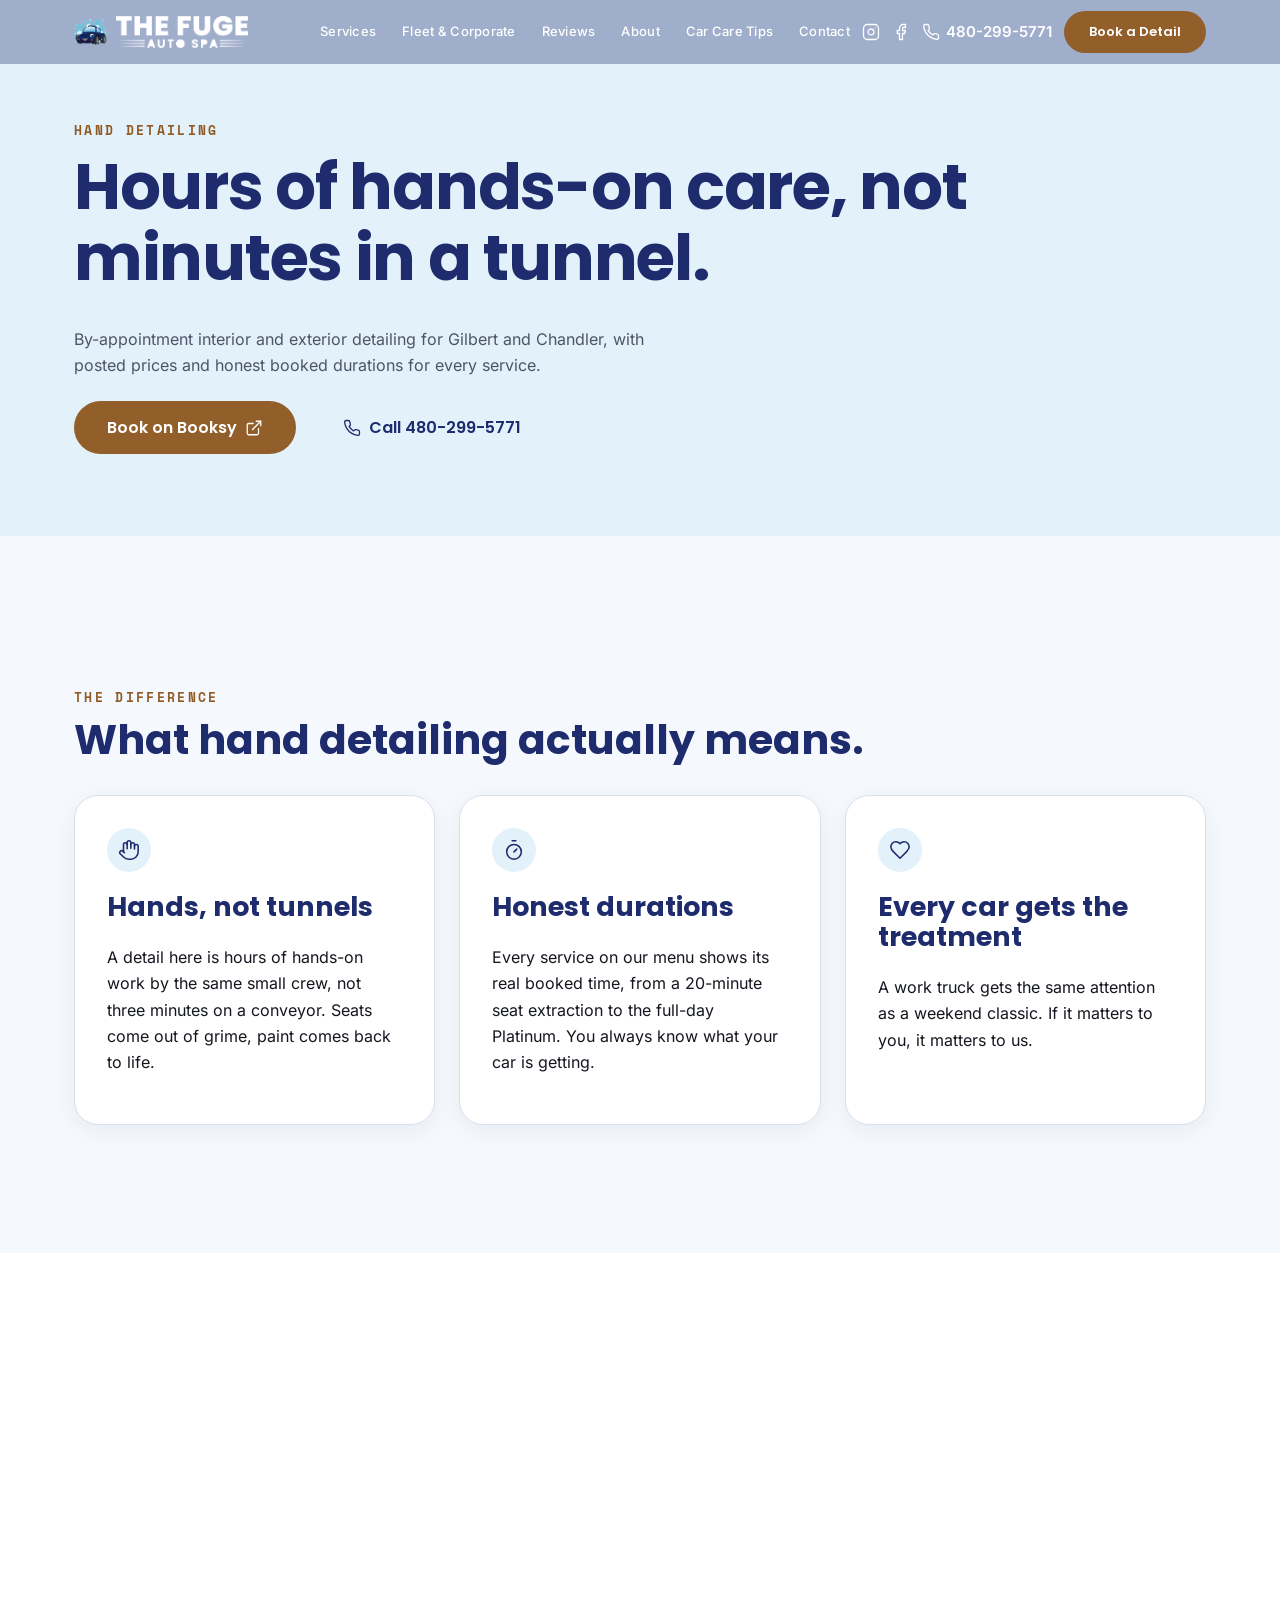
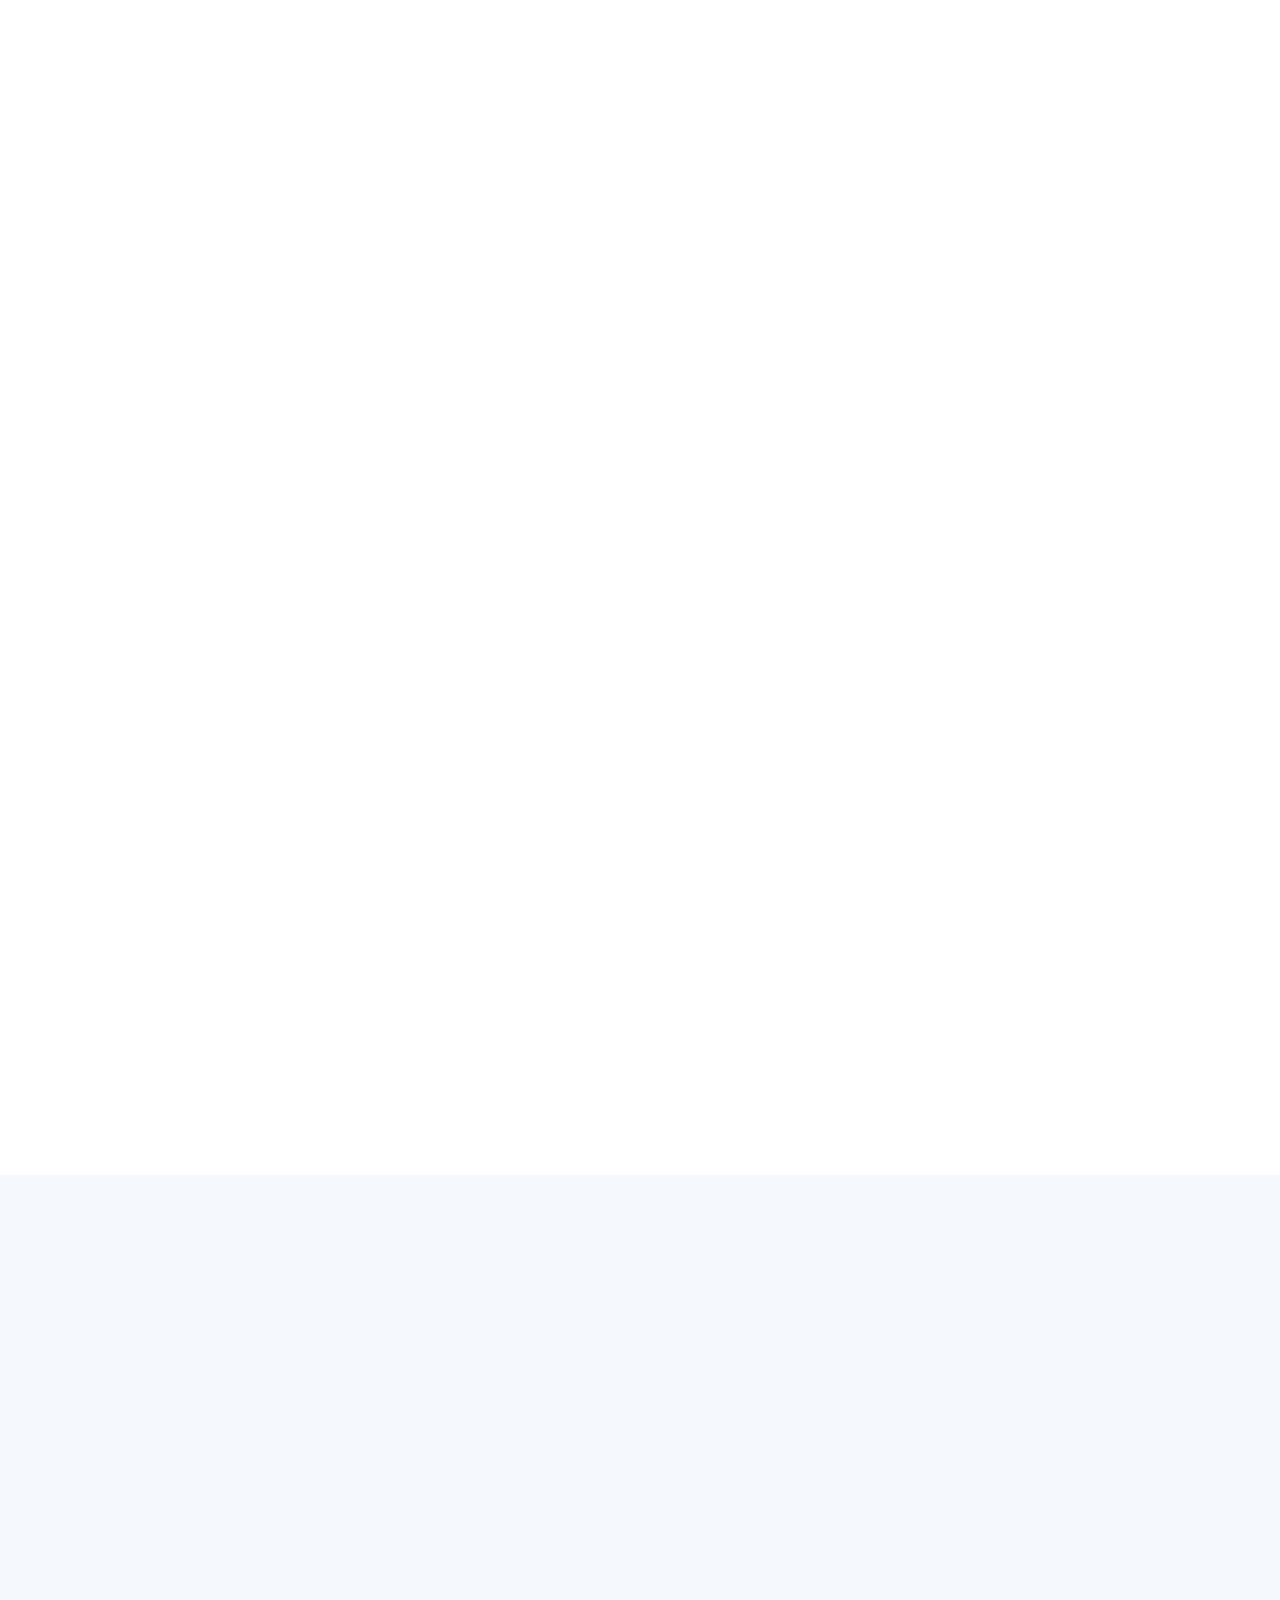
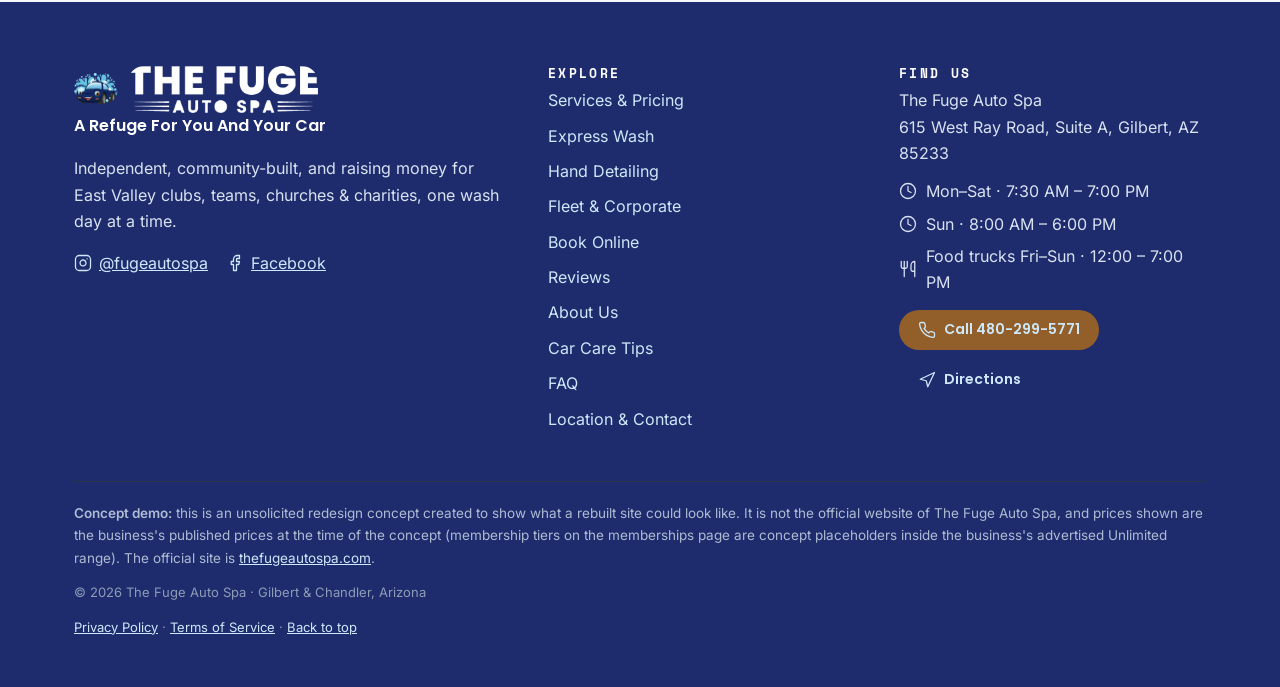
<file: detailing.html>
<!DOCTYPE html>
<html lang="en">
<head>
<meta charset="UTF-8">
<meta name="viewport" content="width=device-width, initial-scale=1">
<meta http-equiv="Content-Security-Policy" content="default-src 'self'; script-src 'self'; style-src 'self'; img-src 'self' data:; font-src 'self'; connect-src 'none'; form-action 'self' mailto:; object-src 'none'; base-uri 'self'; upgrade-insecure-requests">
<meta name="referrer" content="strict-origin-when-cross-origin">
<meta name="description" content="Signature details $150–$400, Platinum $800–$995, add-ons with durations. By appointment. Concept demo.">
<title>Hand Detailing in Gilbert, AZ | The Fuge Auto Spa (Concept Demo)</title>
<link rel="icon" href="assets/img/favicon.svg" type="image/svg+xml">
<link rel="preload" href="assets/fonts/poppins-700.woff2" as="font" type="font/woff2" crossorigin>
<link rel="stylesheet" href="css/styles.css?v=9">
</head>
<body id="top">
<a class="skip" href="#main">Skip to content</a>
<header class="site-header">
  <div class="wrap nav">
    <a class="logo" href="index.html"><img class="mark" src="assets/img/mark.png" alt="" width="44" height="32"><img class="wordmark" src="assets/img/wordmark-white.png" alt="The Fuge Auto Spa" width="170" height="42"><img class="wordmark-color" src="assets/img/wordmark.png" alt="" width="170" height="42"></a>
    <div class="nav-actions">
      <nav class="inline-nav" aria-label="Main">
        <a href="services.html">Services</a>
        <a href="fleet.html">Fleet &amp; Corporate</a>
        <a href="reviews.html">Reviews</a>
        <a href="about.html">About</a>
        <a href="car-care-tips.html">Car Care Tips</a>
        <a href="contact.html">Contact</a>
      </nav>
      <a class="nav-social" href="https://www.instagram.com/fugeautospa/" rel="noopener noreferrer" aria-label="The Fuge Auto Spa on Instagram"><svg viewBox="0 0 24 24" aria-hidden="true"><rect x="2" y="2" width="20" height="20" rx="5"/><path d="M16 11.37A4 4 0 1 1 12.63 8 4 4 0 0 1 16 11.37z"/><line x1="17.5" y1="6.5" x2="17.51" y2="6.5"/></svg></a>
      <a class="nav-social" href="https://www.facebook.com/thefugeautospa/" rel="noopener noreferrer" aria-label="The Fuge Auto Spa on Facebook"><svg viewBox="0 0 24 24" aria-hidden="true"><path d="M18 2h-3a5 5 0 0 0-5 5v3H7v4h3v8h4v-8h3l1-4h-4V7a1 1 0 0 1 1-1h3z"/></svg></a>
      <a class="nav-phone" href="tel:+14802995771"><svg viewBox="0 0 24 24" aria-hidden="true"><path d="M22 16.92v3a2 2 0 0 1-2.18 2 19.79 19.79 0 0 1-8.63-3.07 19.5 19.5 0 0 1-6-6 19.79 19.79 0 0 1-3.07-8.67A2 2 0 0 1 4.11 2h3a2 2 0 0 1 2 1.72c.127.96.361 1.903.7 2.81a2 2 0 0 1-.45 2.11L8.09 9.91a16 16 0 0 0 6 6l1.27-1.27a2 2 0 0 1 2.11-.45c.907.339 1.85.573 2.81.7A2 2 0 0 1 22 16.92z"/></svg>480-299-5771</a>
      <a class="btn btn-copper btn-nav" href="https://booksy.com/en-us/dl/show-business/1786393?utm_medium=c2c_referral" target="_blank" rel="noopener noreferrer">Book a Detail</a>
      <button class="menu-btn" id="menu-btn" type="button" aria-expanded="false" aria-controls="menu-panel" aria-label="Open menu"><span class="bars"><span></span><span></span><span></span></span></button>
    </div>
  </div>
  <div class="menu-panel" id="menu-panel">
    <div class="wrap">
      <nav aria-label="Main">
        <a href="services.html">Services</a>
        <a href="fleet.html">Fleet &amp; Corporate</a>
        <a href="reviews.html">Reviews</a>
        <a href="about.html">About</a>
        <a href="car-care-tips.html">Car Care Tips</a>
        <a href="contact.html">Contact</a>
        <a class="menu-book" href="https://booksy.com/en-us/dl/show-business/1786393?utm_medium=c2c_referral" target="_blank" rel="noopener noreferrer">Book a Detail</a>
      </nav>
      <div class="menu-foot">
        <div class="menu-socials">
          <a href="https://www.instagram.com/fugeautospa/" rel="noopener noreferrer" aria-label="The Fuge Auto Spa on Instagram"><svg viewBox="0 0 24 24" aria-hidden="true"><rect x="2" y="2" width="20" height="20" rx="5"/><path d="M16 11.37A4 4 0 1 1 12.63 8 4 4 0 0 1 16 11.37z"/><line x1="17.5" y1="6.5" x2="17.51" y2="6.5"/></svg></a>
          <a href="https://www.facebook.com/thefugeautospa/" rel="noopener noreferrer" aria-label="The Fuge Auto Spa on Facebook"><svg viewBox="0 0 24 24" aria-hidden="true"><path d="M18 2h-3a5 5 0 0 0-5 5v3H7v4h3v8h4v-8h3l1-4h-4V7a1 1 0 0 1 1-1h3z"/></svg></a>
        </div>
        <a class="btn btn-navy" href="tel:+14802995771"><svg viewBox="0 0 24 24" aria-hidden="true"><path d="M22 16.92v3a2 2 0 0 1-2.18 2 19.79 19.79 0 0 1-8.63-3.07 19.5 19.5 0 0 1-6-6 19.79 19.79 0 0 1-3.07-8.67A2 2 0 0 1 4.11 2h3a2 2 0 0 1 2 1.72c.127.96.361 1.903.7 2.81a2 2 0 0 1-.45 2.11L8.09 9.91a16 16 0 0 0 6 6l1.27-1.27a2 2 0 0 1 2.11-.45c.907.339 1.85.573 2.81.7A2 2 0 0 1 22 16.92z"/></svg>Call 480-299-5771</a>
        <a class="btn btn-ghost-dark" href="https://www.google.com/maps/search/?api=1&query=The%20Fuge%20Auto%20Spa%2C%20615%20W%20Ray%20Rd%20Suite%20A%2C%20Gilbert%2C%20AZ%2085233" rel="noopener noreferrer"><svg viewBox="0 0 24 24" aria-hidden="true"><polygon points="3 11 22 2 13 21 11 13 3 11"/></svg>Directions</a>
      </div>
    </div>
  </div>
</header>
<main id="main">
  <section class="page-head">
    <div class="wrap">
      <p class="eyebrow" data-reveal>Hand Detailing</p>
      <h1 data-reveal data-reveal-delay="1">Hours of hands-on care, not minutes in a tunnel.</h1>
      <p data-reveal data-reveal-delay="2">By-appointment interior and exterior detailing for Gilbert and Chandler, with posted prices and honest booked durations for every service.</p>
      <p class="cta-row" data-reveal data-reveal-delay="3"><a class="btn btn-copper" href="https://booksy.com/en-us/dl/show-business/1786393?utm_medium=c2c_referral" target="_blank" rel="noopener noreferrer">Book on Booksy <svg viewBox="0 0 24 24" aria-hidden="true"><path d="M18 13v6a2 2 0 0 1-2 2H5a2 2 0 0 1-2-2V8a2 2 0 0 1 2-2h6"/><polyline points="15 3 21 3 21 9"/><line x1="10" y1="14" x2="21" y2="3"/></svg></a> <a class="btn btn-ghost-dark" href="tel:+14802995771"><svg viewBox="0 0 24 24" aria-hidden="true"><path d="M22 16.92v3a2 2 0 0 1-2.18 2 19.79 19.79 0 0 1-8.63-3.07 19.5 19.5 0 0 1-6-6 19.79 19.79 0 0 1-3.07-8.67A2 2 0 0 1 4.11 2h3a2 2 0 0 1 2 1.72c.127.96.361 1.903.7 2.81a2 2 0 0 1-.45 2.11L8.09 9.91a16 16 0 0 0 6 6l1.27-1.27a2 2 0 0 1 2.11-.45c.907.339 1.85.573 2.81.7A2 2 0 0 1 22 16.92z"/></svg>Call 480-299-5771</a></p>
    </div>
  </section>
  <svg class="ripple" viewBox="0 0 1440 56" preserveAspectRatio="none" aria-hidden="true"><path d="M0 32 C 180 6, 360 6, 540 28 C 720 50, 900 50, 1080 28 C 1260 6, 1360 10, 1440 24 L1440 56 L0 56 Z"/></svg>
  <section class="section">
    <div class="wrap">
      <p class="eyebrow" data-reveal>The difference</p>
      <h2 data-reveal data-reveal-delay="1">What hand detailing actually means.</h2>
      <div class="cards">
        <article class="card" data-reveal><div class="icon-chip"><svg viewBox="0 0 24 24" aria-hidden="true"><path d="M18 11V6a2 2 0 0 0-2-2a2 2 0 0 0-2 2"/><path d="M14 10V4a2 2 0 0 0-2-2a2 2 0 0 0-2 2v2"/><path d="M10 10.5V6a2 2 0 0 0-2-2a2 2 0 0 0-2 2v8"/><path d="M18 8a2 2 0 1 1 4 0v6a8 8 0 0 1-8 8h-2c-2.8 0-4.5-.86-5.99-2.34l-3.6-3.6a2 2 0 0 1 2.83-2.82L7 15"/></svg></div><h3>Hands, not tunnels</h3><p>A detail here is hours of hands-on work by the same small crew, not three minutes on a conveyor. Seats come out of grime, paint comes back to life.</p></article>
        <article class="card" data-reveal data-reveal-delay="1"><div class="icon-chip"><svg viewBox="0 0 24 24" aria-hidden="true"><line x1="10" y1="2" x2="14" y2="2"/><line x1="12" y1="14" x2="15" y2="11"/><circle cx="12" cy="14" r="8"/></svg></div><h3>Honest durations</h3><p>Every service on our menu shows its real booked time, from a 20-minute seat extraction to the full-day Platinum. You always know what your car is getting.</p></article>
        <article class="card" data-reveal data-reveal-delay="2"><div class="icon-chip"><svg viewBox="0 0 24 24" aria-hidden="true"><path d="M19 14c1.49-1.46 3-3.21 3-5.5A5.5 5.5 0 0 0 16.5 3c-1.76 0-3 .5-4.5 2-1.5-1.5-2.74-2-4.5-2A5.5 5.5 0 0 0 2 8.5c0 2.3 1.5 4.05 3 5.5l7 7z"/></svg></div><h3>Every car gets the treatment</h3><p>A work truck gets the same attention as a weekend classic. If it matters to you, it matters to us.</p></article>
      </div>
    </div>
  </section>
  <section class="section alt">
    <div class="wrap narrow">
      <p class="eyebrow" data-reveal>The full menu</p>
      <h2 data-reveal data-reveal-delay="1">Packages, the Platinum, and a la carte.</h2>
      <p data-reveal data-reveal-delay="2">Prices marked with a plus vary with vehicle condition; a $50 oversize upcharge applies to trucks, large SUVs, and vans. Times shown are booked durations.</p>
      <h3 data-reveal>Packages</h3>
      <ul class="alacarte-list" data-reveal><li><span class="al-name">Signature Interior Detail · Small Cars &amp; Sedans</span><span class="al-dots"></span><span class="al-dur">3 hr</span><span class="al-price">$150</span></li><li><span class="al-name">Signature Interior Detail · Oversize (Large Trucks, Minivans, Large SUVs)</span><span class="al-dots"></span><span class="al-dur"></span><span class="al-price">$225</span></li><li><span class="al-name">Signature Exterior Detail</span><span class="al-dots"></span><span class="al-dur">3 hr</span><span class="al-price">$200</span></li><li><span class="al-name">Signature Interior Exterior Detail</span><span class="al-dots"></span><span class="al-dur">4 hr</span><span class="al-price">$400</span></li><li><span class="al-name">Platinum Detail · Sedan/Wagon</span><span class="al-dots"></span><span class="al-dur">8 hr</span><span class="al-price">$800</span></li><li><span class="al-name">Platinum Interior Exterior Detail · Oversize</span><span class="al-dots"></span><span class="al-dur">10 hr</span><span class="al-price">$995</span></li></ul>
      <h3 data-reveal>Add-on Services</h3>
      <ul class="alacarte-list" data-reveal><li><span class="al-name">Headlight Restoration</span><span class="al-dots"></span><span class="al-dur">40 min</span><span class="al-price">$80</span></li><li><span class="al-name">Clay Bar</span><span class="al-dots"></span><span class="al-dur">1 hr 30 min</span><span class="al-price">$100+</span></li><li><span class="al-name">Buff Wax</span><span class="al-dots"></span><span class="al-dur">1 hr</span><span class="al-price">$180+</span></li><li><span class="al-name">Ceramic Wax</span><span class="al-dots"></span><span class="al-dur">45 min</span><span class="al-price">$150</span></li><li><span class="al-name">Engine Clean</span><span class="al-dots"></span><span class="al-dur">45 min</span><span class="al-price">$100</span></li><li><span class="al-name">Carpet Extraction</span><span class="al-dots"></span><span class="al-dur">40 min</span><span class="al-price">$100</span></li><li><span class="al-name">Seat Extraction (single seat)</span><span class="al-dots"></span><span class="al-dur">20 min</span><span class="al-price">$40</span></li><li><span class="al-name">Dog Hair Removal</span><span class="al-dots"></span><span class="al-dur">30 min</span><span class="al-price">$50–$100</span></li><li><span class="al-name">Hand Wash · Sedan/Wagon</span><span class="al-dots"></span><span class="al-dur">30 min</span><span class="al-price">$50</span></li><li><span class="al-name">Hand Wash · Oversize Vehicle</span><span class="al-dots"></span><span class="al-dur">45 min</span><span class="al-price">$80</span></li><li><span class="al-name">Oversize Vehicle Upcharge</span><span class="al-dots"></span><span class="al-dur">45 min</span><span class="al-price">$50</span></li></ul>
      <p class="cta-row" data-reveal><a class="btn btn-navy" href="book.html">Book online <svg viewBox="0 0 24 24" aria-hidden="true"><line x1="5" y1="12" x2="19" y2="12"/><polyline points="12 5 19 12 12 19"/></svg></a> <a class="btn btn-ghost-dark" href="contact.html#contact">Get a quote first <svg viewBox="0 0 24 24" aria-hidden="true"><line x1="5" y1="12" x2="19" y2="12"/><polyline points="12 5 19 12 12 19"/></svg></a></p>
      <p class="related" data-reveal>Related: <a href="services.html">Services &amp; Pricing</a> · <a href="express-wash.html">Express Wash Deep-Dive</a> · <a href="fleet.html">Fleet Detailing</a> · <a href="faq.html">FAQ</a></p>
    </div>
  </section>
  <section class="section">
    <div class="wrap">
      <p class="eyebrow" data-reveal>While you wait</p>
      <h2 data-reveal data-reveal-delay="1">Drop the car, keep your day.</h2>
      <p data-reveal data-reveal-delay="2">Details take hours, and the lounge is built for exactly that: ten remote-work stations with free WiFi and power at every seat, a putting green, and a kids corner with a chalkboard and free books. Or drop off and we will call you when the car is ready.</p>
      <p data-reveal><a class="btn btn-ghost-dark" href="index.html#experience">See the experience <svg viewBox="0 0 24 24" aria-hidden="true"><line x1="5" y1="12" x2="19" y2="12"/><polyline points="12 5 19 12 12 19"/></svg></a></p>
    </div>
  </section>
</main>
<footer class="site-footer">
  <div class="wrap">
    <div class="footer-grid">
      <div>
        <div class="footer-brand"><img class="mark" src="assets/img/mark.png" alt="" width="44" height="32"><img class="wordmark" src="assets/img/wordmark-white.png" alt="The Fuge Auto Spa" width="190" height="47"></div>
        <p class="tagline">A Refuge For You And Your Car</p>
        <p>Independent, community-built, and raising money for East Valley clubs, teams, churches &amp; charities, one wash day at a time.</p>
        <p class="foot-socials"><a href="https://www.instagram.com/fugeautospa/" rel="noopener noreferrer"><svg viewBox="0 0 24 24" aria-hidden="true"><rect x="2" y="2" width="20" height="20" rx="5"/><path d="M16 11.37A4 4 0 1 1 12.63 8 4 4 0 0 1 16 11.37z"/><line x1="17.5" y1="6.5" x2="17.51" y2="6.5"/></svg>@fugeautospa</a> <a href="https://www.facebook.com/thefugeautospa/" rel="noopener noreferrer"><svg viewBox="0 0 24 24" aria-hidden="true"><path d="M18 2h-3a5 5 0 0 0-5 5v3H7v4h3v8h4v-8h3l1-4h-4V7a1 1 0 0 1 1-1h3z"/></svg>Facebook</a></p>
      </div>
      <div>
        <h3>Explore</h3>
        <ul class="foot-links">
          <li><a href="services.html">Services &amp; Pricing</a></li>
          <li><a href="express-wash.html">Express Wash</a></li>
          <li><a href="detailing.html">Hand Detailing</a></li>
          <li><a href="fleet.html">Fleet &amp; Corporate</a></li>
          <li><a href="book.html">Book Online</a></li>
          <li><a href="reviews.html">Reviews</a></li>
          <li><a href="about.html">About Us</a></li>
          <li><a href="car-care-tips.html">Car Care Tips</a></li>
          <li><a href="faq.html">FAQ</a></li>
          <li><a href="contact.html">Location &amp; Contact</a></li>
        </ul>
      </div>
      <div>
        <h3>Find us</h3>
        <address>The Fuge Auto Spa<br>615 West Ray Road, Suite A, Gilbert, AZ 85233</address>
        <ul class="hours-list">
          <li><svg viewBox="0 0 24 24" aria-hidden="true"><circle cx="12" cy="12" r="10"/><polyline points="12 6 12 12 16 14"/></svg>Mon–Sat · 7:30 AM – 7:00 PM</li>
          <li><svg viewBox="0 0 24 24" aria-hidden="true"><circle cx="12" cy="12" r="10"/><polyline points="12 6 12 12 16 14"/></svg>Sun · 8:00 AM – 6:00 PM</li>
          <li><svg viewBox="0 0 24 24" aria-hidden="true"><path d="M3 2v7c0 1.1.9 2 2 2h4a2 2 0 0 0 2-2V2"/><path d="M7 2v20"/><path d="M21 15V2a5 5 0 0 0-5 5v6c0 1.1.9 2 2 2h3Zm0 0v7"/></svg>Food trucks Fri–Sun · 12:00 – 7:00 PM</li>
        </ul>
        <p class="foot-ctas"><a class="btn btn-copper" href="tel:+14802995771"><svg viewBox="0 0 24 24" aria-hidden="true"><path d="M22 16.92v3a2 2 0 0 1-2.18 2 19.79 19.79 0 0 1-8.63-3.07 19.5 19.5 0 0 1-6-6 19.79 19.79 0 0 1-3.07-8.67A2 2 0 0 1 4.11 2h3a2 2 0 0 1 2 1.72c.127.96.361 1.903.7 2.81a2 2 0 0 1-.45 2.11L8.09 9.91a16 16 0 0 0 6 6l1.27-1.27a2 2 0 0 1 2.11-.45c.907.339 1.85.573 2.81.7A2 2 0 0 1 22 16.92z"/></svg>Call 480-299-5771</a> <a class="btn btn-ghost" href="https://www.google.com/maps/search/?api=1&query=The%20Fuge%20Auto%20Spa%2C%20615%20W%20Ray%20Rd%20Suite%20A%2C%20Gilbert%2C%20AZ%2085233" rel="noopener noreferrer"><svg viewBox="0 0 24 24" aria-hidden="true"><polygon points="3 11 22 2 13 21 11 13 3 11"/></svg>Directions</a></p>
      </div>
    </div>
    <p class="concept-note"><strong>Concept demo:</strong> this is an unsolicited redesign concept created to show what a rebuilt site could look like. It is not the official website of The Fuge Auto Spa, and prices shown are the business's published prices at the time of the concept (membership tiers on the memberships page are concept placeholders inside the business's advertised Unlimited range). The official site is <a href="https://www.thefugeautospa.com" rel="noopener noreferrer">thefugeautospa.com</a>.</p>
    <p class="fineprint">© 2026 The Fuge Auto Spa · Gilbert &amp; Chandler, Arizona</p>
    <p class="fineprint"><a href="privacy.html">Privacy Policy</a> · <a href="terms.html">Terms of Service</a> · <a href="#top">Back to top</a></p>
  </div>
</footer>
<div class="quick-actions">
  <a href="tel:+14802995771"><svg viewBox="0 0 24 24" aria-hidden="true"><path d="M22 16.92v3a2 2 0 0 1-2.18 2 19.79 19.79 0 0 1-8.63-3.07 19.5 19.5 0 0 1-6-6 19.79 19.79 0 0 1-3.07-8.67A2 2 0 0 1 4.11 2h3a2 2 0 0 1 2 1.72c.127.96.361 1.903.7 2.81a2 2 0 0 1-.45 2.11L8.09 9.91a16 16 0 0 0 6 6l1.27-1.27a2 2 0 0 1 2.11-.45c.907.339 1.85.573 2.81.7A2 2 0 0 1 22 16.92z"/></svg>Call</a>
  <span class="qa-divider" aria-hidden="true"></span>
  <a href="https://www.google.com/maps/search/?api=1&query=The%20Fuge%20Auto%20Spa%2C%20615%20W%20Ray%20Rd%20Suite%20A%2C%20Gilbert%2C%20AZ%2085233" rel="noopener noreferrer"><svg viewBox="0 0 24 24" aria-hidden="true"><polygon points="3 11 22 2 13 21 11 13 3 11"/></svg>Directions</a>
</div>
<script src="js/main.js?v=9"></script>
</body>
</html>
</file>
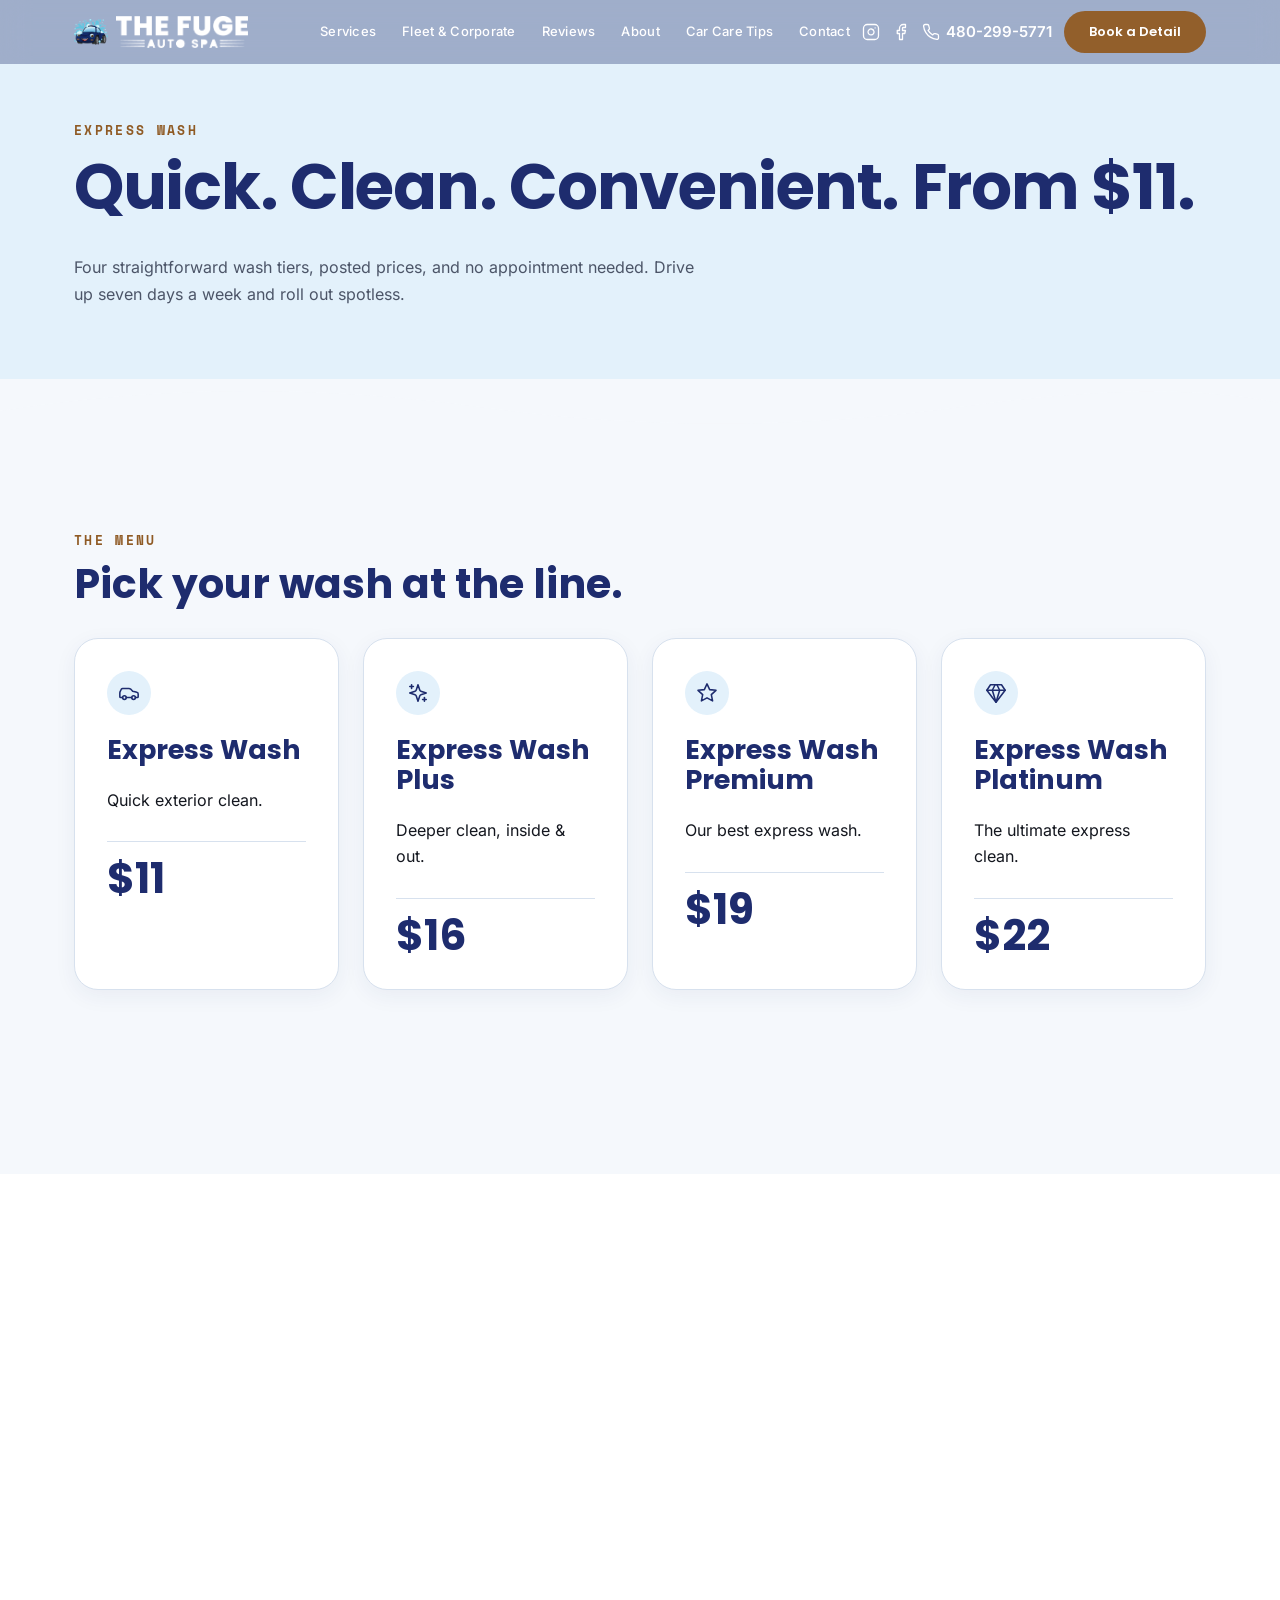
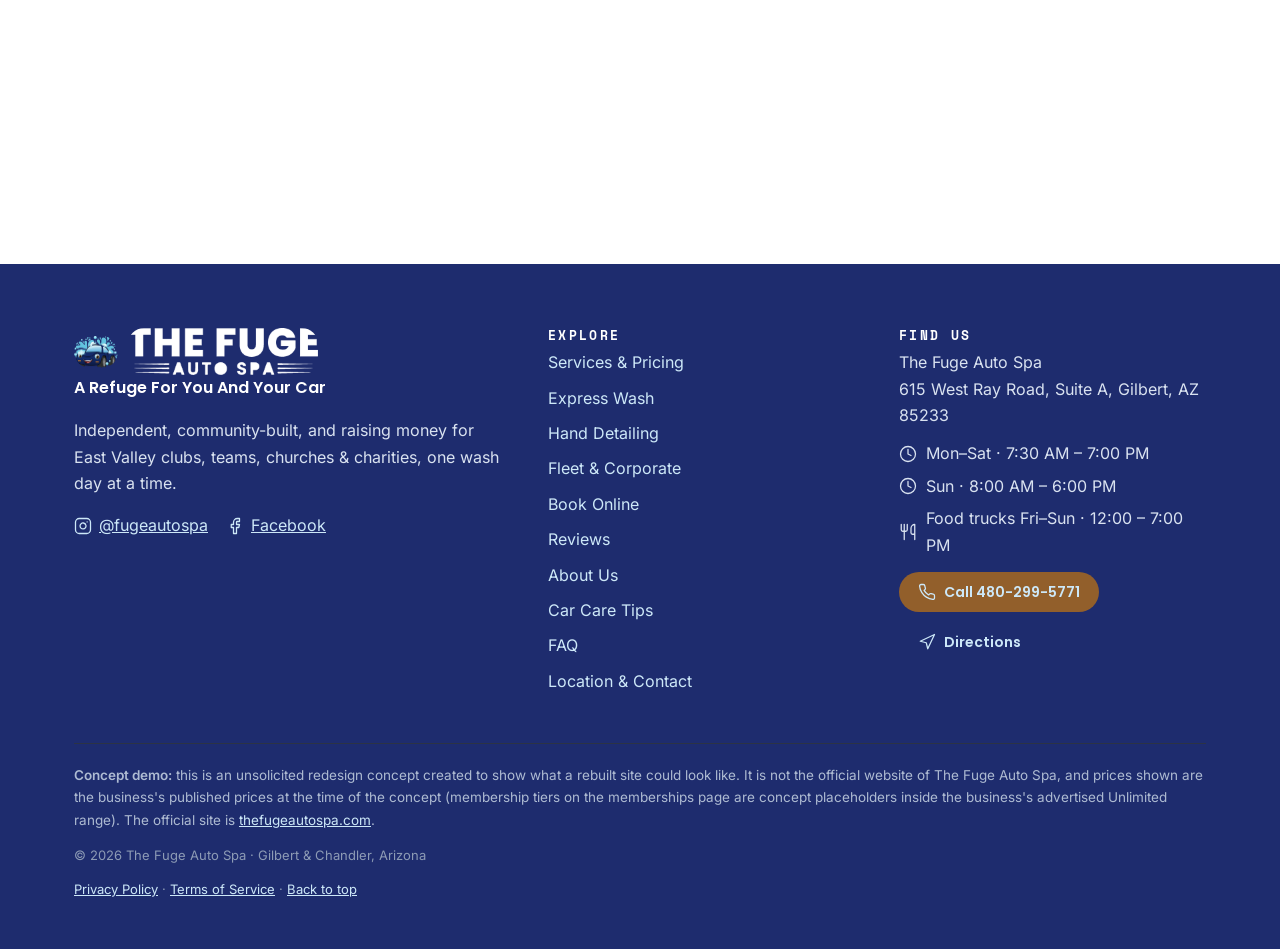
<file: express-wash.html>
<!DOCTYPE html>
<html lang="en">
<head>
<meta charset="UTF-8">
<meta name="viewport" content="width=device-width, initial-scale=1">
<meta http-equiv="Content-Security-Policy" content="default-src 'self'; script-src 'self'; style-src 'self'; img-src 'self' data:; font-src 'self'; connect-src 'none'; form-action 'self' mailto:; object-src 'none'; base-uri 'self'; upgrade-insecure-requests">
<meta name="referrer" content="strict-origin-when-cross-origin">
<meta name="description" content="Four express wash tiers from $11 to $22, walk-in any time we're open. Concept demo.">
<title>Express Wash in Gilbert, AZ | The Fuge Auto Spa (Concept Demo)</title>
<link rel="icon" href="assets/img/favicon.svg" type="image/svg+xml">
<link rel="preload" href="assets/fonts/poppins-700.woff2" as="font" type="font/woff2" crossorigin>
<link rel="stylesheet" href="css/styles.css?v=9">
</head>
<body id="top">
<a class="skip" href="#main">Skip to content</a>
<header class="site-header">
  <div class="wrap nav">
    <a class="logo" href="index.html"><img class="mark" src="assets/img/mark.png" alt="" width="44" height="32"><img class="wordmark" src="assets/img/wordmark-white.png" alt="The Fuge Auto Spa" width="170" height="42"><img class="wordmark-color" src="assets/img/wordmark.png" alt="" width="170" height="42"></a>
    <div class="nav-actions">
      <nav class="inline-nav" aria-label="Main">
        <a href="services.html">Services</a>
        <a href="fleet.html">Fleet &amp; Corporate</a>
        <a href="reviews.html">Reviews</a>
        <a href="about.html">About</a>
        <a href="car-care-tips.html">Car Care Tips</a>
        <a href="contact.html">Contact</a>
      </nav>
      <a class="nav-social" href="https://www.instagram.com/fugeautospa/" rel="noopener noreferrer" aria-label="The Fuge Auto Spa on Instagram"><svg viewBox="0 0 24 24" aria-hidden="true"><rect x="2" y="2" width="20" height="20" rx="5"/><path d="M16 11.37A4 4 0 1 1 12.63 8 4 4 0 0 1 16 11.37z"/><line x1="17.5" y1="6.5" x2="17.51" y2="6.5"/></svg></a>
      <a class="nav-social" href="https://www.facebook.com/thefugeautospa/" rel="noopener noreferrer" aria-label="The Fuge Auto Spa on Facebook"><svg viewBox="0 0 24 24" aria-hidden="true"><path d="M18 2h-3a5 5 0 0 0-5 5v3H7v4h3v8h4v-8h3l1-4h-4V7a1 1 0 0 1 1-1h3z"/></svg></a>
      <a class="nav-phone" href="tel:+14802995771"><svg viewBox="0 0 24 24" aria-hidden="true"><path d="M22 16.92v3a2 2 0 0 1-2.18 2 19.79 19.79 0 0 1-8.63-3.07 19.5 19.5 0 0 1-6-6 19.79 19.79 0 0 1-3.07-8.67A2 2 0 0 1 4.11 2h3a2 2 0 0 1 2 1.72c.127.96.361 1.903.7 2.81a2 2 0 0 1-.45 2.11L8.09 9.91a16 16 0 0 0 6 6l1.27-1.27a2 2 0 0 1 2.11-.45c.907.339 1.85.573 2.81.7A2 2 0 0 1 22 16.92z"/></svg>480-299-5771</a>
      <a class="btn btn-copper btn-nav" href="https://booksy.com/en-us/dl/show-business/1786393?utm_medium=c2c_referral" target="_blank" rel="noopener noreferrer">Book a Detail</a>
      <button class="menu-btn" id="menu-btn" type="button" aria-expanded="false" aria-controls="menu-panel" aria-label="Open menu"><span class="bars"><span></span><span></span><span></span></span></button>
    </div>
  </div>
  <div class="menu-panel" id="menu-panel">
    <div class="wrap">
      <nav aria-label="Main">
        <a href="services.html">Services</a>
        <a href="fleet.html">Fleet &amp; Corporate</a>
        <a href="reviews.html">Reviews</a>
        <a href="about.html">About</a>
        <a href="car-care-tips.html">Car Care Tips</a>
        <a href="contact.html">Contact</a>
        <a class="menu-book" href="https://booksy.com/en-us/dl/show-business/1786393?utm_medium=c2c_referral" target="_blank" rel="noopener noreferrer">Book a Detail</a>
      </nav>
      <div class="menu-foot">
        <div class="menu-socials">
          <a href="https://www.instagram.com/fugeautospa/" rel="noopener noreferrer" aria-label="The Fuge Auto Spa on Instagram"><svg viewBox="0 0 24 24" aria-hidden="true"><rect x="2" y="2" width="20" height="20" rx="5"/><path d="M16 11.37A4 4 0 1 1 12.63 8 4 4 0 0 1 16 11.37z"/><line x1="17.5" y1="6.5" x2="17.51" y2="6.5"/></svg></a>
          <a href="https://www.facebook.com/thefugeautospa/" rel="noopener noreferrer" aria-label="The Fuge Auto Spa on Facebook"><svg viewBox="0 0 24 24" aria-hidden="true"><path d="M18 2h-3a5 5 0 0 0-5 5v3H7v4h3v8h4v-8h3l1-4h-4V7a1 1 0 0 1 1-1h3z"/></svg></a>
        </div>
        <a class="btn btn-navy" href="tel:+14802995771"><svg viewBox="0 0 24 24" aria-hidden="true"><path d="M22 16.92v3a2 2 0 0 1-2.18 2 19.79 19.79 0 0 1-8.63-3.07 19.5 19.5 0 0 1-6-6 19.79 19.79 0 0 1-3.07-8.67A2 2 0 0 1 4.11 2h3a2 2 0 0 1 2 1.72c.127.96.361 1.903.7 2.81a2 2 0 0 1-.45 2.11L8.09 9.91a16 16 0 0 0 6 6l1.27-1.27a2 2 0 0 1 2.11-.45c.907.339 1.85.573 2.81.7A2 2 0 0 1 22 16.92z"/></svg>Call 480-299-5771</a>
        <a class="btn btn-ghost-dark" href="https://www.google.com/maps/search/?api=1&query=The%20Fuge%20Auto%20Spa%2C%20615%20W%20Ray%20Rd%20Suite%20A%2C%20Gilbert%2C%20AZ%2085233" rel="noopener noreferrer"><svg viewBox="0 0 24 24" aria-hidden="true"><polygon points="3 11 22 2 13 21 11 13 3 11"/></svg>Directions</a>
      </div>
    </div>
  </div>
</header>
<main id="main">
  <section class="page-head">
    <div class="wrap">
      <p class="eyebrow" data-reveal>Express Wash</p>
      <h1 data-reveal data-reveal-delay="1">Quick. Clean. Convenient. From $11.</h1>
      <p data-reveal data-reveal-delay="2">Four straightforward wash tiers, posted prices, and no appointment needed. Drive up seven days a week and roll out spotless.</p>
    </div>
  </section>
  <svg class="ripple" viewBox="0 0 1440 56" preserveAspectRatio="none" aria-hidden="true"><path d="M0 32 C 180 6, 360 6, 540 28 C 720 50, 900 50, 1080 28 C 1260 6, 1360 10, 1440 24 L1440 56 L0 56 Z"/></svg>
  <section class="section">
    <div class="wrap">
      <p class="eyebrow" data-reveal>The menu</p>
      <h2 data-reveal data-reveal-delay="1">Pick your wash at the line.</h2>
      <div class="cards">
      <article class="card" data-reveal data-reveal-delay="0"><div class="icon-chip"><svg viewBox="0 0 24 24" aria-hidden="true"><path d="M19 17h2c.6 0 1-.4 1-1v-3c0-.9-.7-1.7-1.5-1.9C18.7 10.6 16 10 16 10s-1.3-1.4-2.2-2.3c-.5-.4-1.1-.7-1.8-.7H5c-.6 0-1.1.4-1.4.9l-1.4 2.9A3.7 3.7 0 0 0 2 12v4c0 .6.4 1 1 1h2"/><circle cx="7" cy="17" r="2"/><path d="M9 17h6"/><circle cx="17" cy="17" r="2"/></svg></div><h3>Express Wash</h3><p>Quick exterior clean.</p><p class="price">$11</p></article>
      <article class="card" data-reveal data-reveal-delay="1"><div class="icon-chip"><svg viewBox="0 0 24 24" aria-hidden="true"><path d="m12 3-1.9 5.8a2 2 0 0 1-1.3 1.3L3 12l5.8 1.9a2 2 0 0 1 1.3 1.3L12 21l1.9-5.8a2 2 0 0 1 1.3-1.3L21 12l-5.8-1.9a2 2 0 0 1-1.3-1.3Z"/><path d="M5 3v4"/><path d="M19 17v4"/><path d="M3 5h4"/><path d="M17 19h4"/></svg></div><h3>Express Wash Plus</h3><p>Deeper clean, inside &amp; out.</p><p class="price">$16</p></article>
      <article class="card" data-reveal data-reveal-delay="2"><div class="icon-chip"><svg viewBox="0 0 24 24" aria-hidden="true"><path d="M12 2l2.9 6.3 6.9.8-5.1 4.7 1.4 6.8L12 17.3 5.9 20.6l1.4-6.8L2.2 9.1l6.9-.8z"/></svg></div><h3>Express Wash Premium</h3><p>Our best express wash.</p><p class="price">$19</p></article>
      <article class="card" data-reveal data-reveal-delay="3"><div class="icon-chip"><svg viewBox="0 0 24 24" aria-hidden="true"><path d="M6 3h12l4 6-10 13L2 9Z"/><path d="M11 3 8 9l4 13 4-13-3-6"/><path d="M2 9h20"/></svg></div><h3>Express Wash Platinum</h3><p>The ultimate express clean.</p><p class="price">$22</p></article>
      </div>
      <p class="note" data-reveal>Walk-ins welcome Mon–Sat · 7:30 AM – 7:00 PM and Sun · 8:00 AM – 6:00 PM. Looking for hours-deep interior and exterior work instead? That is our <a href="detailing.html">hand detailing menu</a>.</p>
    </div>
  </section>
  <section class="section alt">
    <div class="wrap">
      <p class="eyebrow" data-reveal>What to expect</p>
      <h2 data-reveal data-reveal-delay="1">The express wash, the Fuge way.</h2>
      <div class="cards">
        <article class="card" data-reveal><h3>Just drive up</h3><p>No appointment, no app, no membership required. Pull in off Ray Road any day of the week and pick your wash at the line.</p></article>
        <article class="card" data-reveal data-reveal-delay="1"><h3>Built for Arizona</h3><p>Desert dust, monsoon splatter, and hard-water spots are what we deal with all day. Every tier is chosen for what East Valley cars actually face.</p></article>
        <article class="card" data-reveal data-reveal-delay="2"><h3>A wait worth having</h3><p>The lounge has ten work stations, free WiFi, and natural light, plus a putting green and a kids corner. Most guests wish the wash took longer.</p></article>
      </div>
      <p class="cta-row" data-reveal><a class="btn btn-navy" href="contact.html">Get Directions <svg viewBox="0 0 24 24" aria-hidden="true"><polygon points="3 11 22 2 13 21 11 13 3 11"/></svg></a> <a class="btn btn-ghost-dark" href="tel:+14802995771"><svg viewBox="0 0 24 24" aria-hidden="true"><path d="M22 16.92v3a2 2 0 0 1-2.18 2 19.79 19.79 0 0 1-8.63-3.07 19.5 19.5 0 0 1-6-6 19.79 19.79 0 0 1-3.07-8.67A2 2 0 0 1 4.11 2h3a2 2 0 0 1 2 1.72c.127.96.361 1.903.7 2.81a2 2 0 0 1-.45 2.11L8.09 9.91a16 16 0 0 0 6 6l1.27-1.27a2 2 0 0 1 2.11-.45c.907.339 1.85.573 2.81.7A2 2 0 0 1 22 16.92z"/></svg>Call 480-299-5771</a></p>
      <p class="related" data-reveal>Related: <a href="services.html">Services &amp; Pricing</a> · <a href="detailing.html">Hand Detailing Deep-Dive</a> · <a href="faq.html">FAQ</a></p>
    </div>
  </section>
</main>
<footer class="site-footer">
  <div class="wrap">
    <div class="footer-grid">
      <div>
        <div class="footer-brand"><img class="mark" src="assets/img/mark.png" alt="" width="44" height="32"><img class="wordmark" src="assets/img/wordmark-white.png" alt="The Fuge Auto Spa" width="190" height="47"></div>
        <p class="tagline">A Refuge For You And Your Car</p>
        <p>Independent, community-built, and raising money for East Valley clubs, teams, churches &amp; charities, one wash day at a time.</p>
        <p class="foot-socials"><a href="https://www.instagram.com/fugeautospa/" rel="noopener noreferrer"><svg viewBox="0 0 24 24" aria-hidden="true"><rect x="2" y="2" width="20" height="20" rx="5"/><path d="M16 11.37A4 4 0 1 1 12.63 8 4 4 0 0 1 16 11.37z"/><line x1="17.5" y1="6.5" x2="17.51" y2="6.5"/></svg>@fugeautospa</a> <a href="https://www.facebook.com/thefugeautospa/" rel="noopener noreferrer"><svg viewBox="0 0 24 24" aria-hidden="true"><path d="M18 2h-3a5 5 0 0 0-5 5v3H7v4h3v8h4v-8h3l1-4h-4V7a1 1 0 0 1 1-1h3z"/></svg>Facebook</a></p>
      </div>
      <div>
        <h3>Explore</h3>
        <ul class="foot-links">
          <li><a href="services.html">Services &amp; Pricing</a></li>
          <li><a href="express-wash.html">Express Wash</a></li>
          <li><a href="detailing.html">Hand Detailing</a></li>
          <li><a href="fleet.html">Fleet &amp; Corporate</a></li>
          <li><a href="book.html">Book Online</a></li>
          <li><a href="reviews.html">Reviews</a></li>
          <li><a href="about.html">About Us</a></li>
          <li><a href="car-care-tips.html">Car Care Tips</a></li>
          <li><a href="faq.html">FAQ</a></li>
          <li><a href="contact.html">Location &amp; Contact</a></li>
        </ul>
      </div>
      <div>
        <h3>Find us</h3>
        <address>The Fuge Auto Spa<br>615 West Ray Road, Suite A, Gilbert, AZ 85233</address>
        <ul class="hours-list">
          <li><svg viewBox="0 0 24 24" aria-hidden="true"><circle cx="12" cy="12" r="10"/><polyline points="12 6 12 12 16 14"/></svg>Mon–Sat · 7:30 AM – 7:00 PM</li>
          <li><svg viewBox="0 0 24 24" aria-hidden="true"><circle cx="12" cy="12" r="10"/><polyline points="12 6 12 12 16 14"/></svg>Sun · 8:00 AM – 6:00 PM</li>
          <li><svg viewBox="0 0 24 24" aria-hidden="true"><path d="M3 2v7c0 1.1.9 2 2 2h4a2 2 0 0 0 2-2V2"/><path d="M7 2v20"/><path d="M21 15V2a5 5 0 0 0-5 5v6c0 1.1.9 2 2 2h3Zm0 0v7"/></svg>Food trucks Fri–Sun · 12:00 – 7:00 PM</li>
        </ul>
        <p class="foot-ctas"><a class="btn btn-copper" href="tel:+14802995771"><svg viewBox="0 0 24 24" aria-hidden="true"><path d="M22 16.92v3a2 2 0 0 1-2.18 2 19.79 19.79 0 0 1-8.63-3.07 19.5 19.5 0 0 1-6-6 19.79 19.79 0 0 1-3.07-8.67A2 2 0 0 1 4.11 2h3a2 2 0 0 1 2 1.72c.127.96.361 1.903.7 2.81a2 2 0 0 1-.45 2.11L8.09 9.91a16 16 0 0 0 6 6l1.27-1.27a2 2 0 0 1 2.11-.45c.907.339 1.85.573 2.81.7A2 2 0 0 1 22 16.92z"/></svg>Call 480-299-5771</a> <a class="btn btn-ghost" href="https://www.google.com/maps/search/?api=1&query=The%20Fuge%20Auto%20Spa%2C%20615%20W%20Ray%20Rd%20Suite%20A%2C%20Gilbert%2C%20AZ%2085233" rel="noopener noreferrer"><svg viewBox="0 0 24 24" aria-hidden="true"><polygon points="3 11 22 2 13 21 11 13 3 11"/></svg>Directions</a></p>
      </div>
    </div>
    <p class="concept-note"><strong>Concept demo:</strong> this is an unsolicited redesign concept created to show what a rebuilt site could look like. It is not the official website of The Fuge Auto Spa, and prices shown are the business's published prices at the time of the concept (membership tiers on the memberships page are concept placeholders inside the business's advertised Unlimited range). The official site is <a href="https://www.thefugeautospa.com" rel="noopener noreferrer">thefugeautospa.com</a>.</p>
    <p class="fineprint">© 2026 The Fuge Auto Spa · Gilbert &amp; Chandler, Arizona</p>
    <p class="fineprint"><a href="privacy.html">Privacy Policy</a> · <a href="terms.html">Terms of Service</a> · <a href="#top">Back to top</a></p>
  </div>
</footer>
<div class="quick-actions">
  <a href="tel:+14802995771"><svg viewBox="0 0 24 24" aria-hidden="true"><path d="M22 16.92v3a2 2 0 0 1-2.18 2 19.79 19.79 0 0 1-8.63-3.07 19.5 19.5 0 0 1-6-6 19.79 19.79 0 0 1-3.07-8.67A2 2 0 0 1 4.11 2h3a2 2 0 0 1 2 1.72c.127.96.361 1.903.7 2.81a2 2 0 0 1-.45 2.11L8.09 9.91a16 16 0 0 0 6 6l1.27-1.27a2 2 0 0 1 2.11-.45c.907.339 1.85.573 2.81.7A2 2 0 0 1 22 16.92z"/></svg>Call</a>
  <span class="qa-divider" aria-hidden="true"></span>
  <a href="https://www.google.com/maps/search/?api=1&query=The%20Fuge%20Auto%20Spa%2C%20615%20W%20Ray%20Rd%20Suite%20A%2C%20Gilbert%2C%20AZ%2085233" rel="noopener noreferrer"><svg viewBox="0 0 24 24" aria-hidden="true"><polygon points="3 11 22 2 13 21 11 13 3 11"/></svg>Directions</a>
</div>
<script src="js/main.js?v=9"></script>
</body>
</html>
</file>
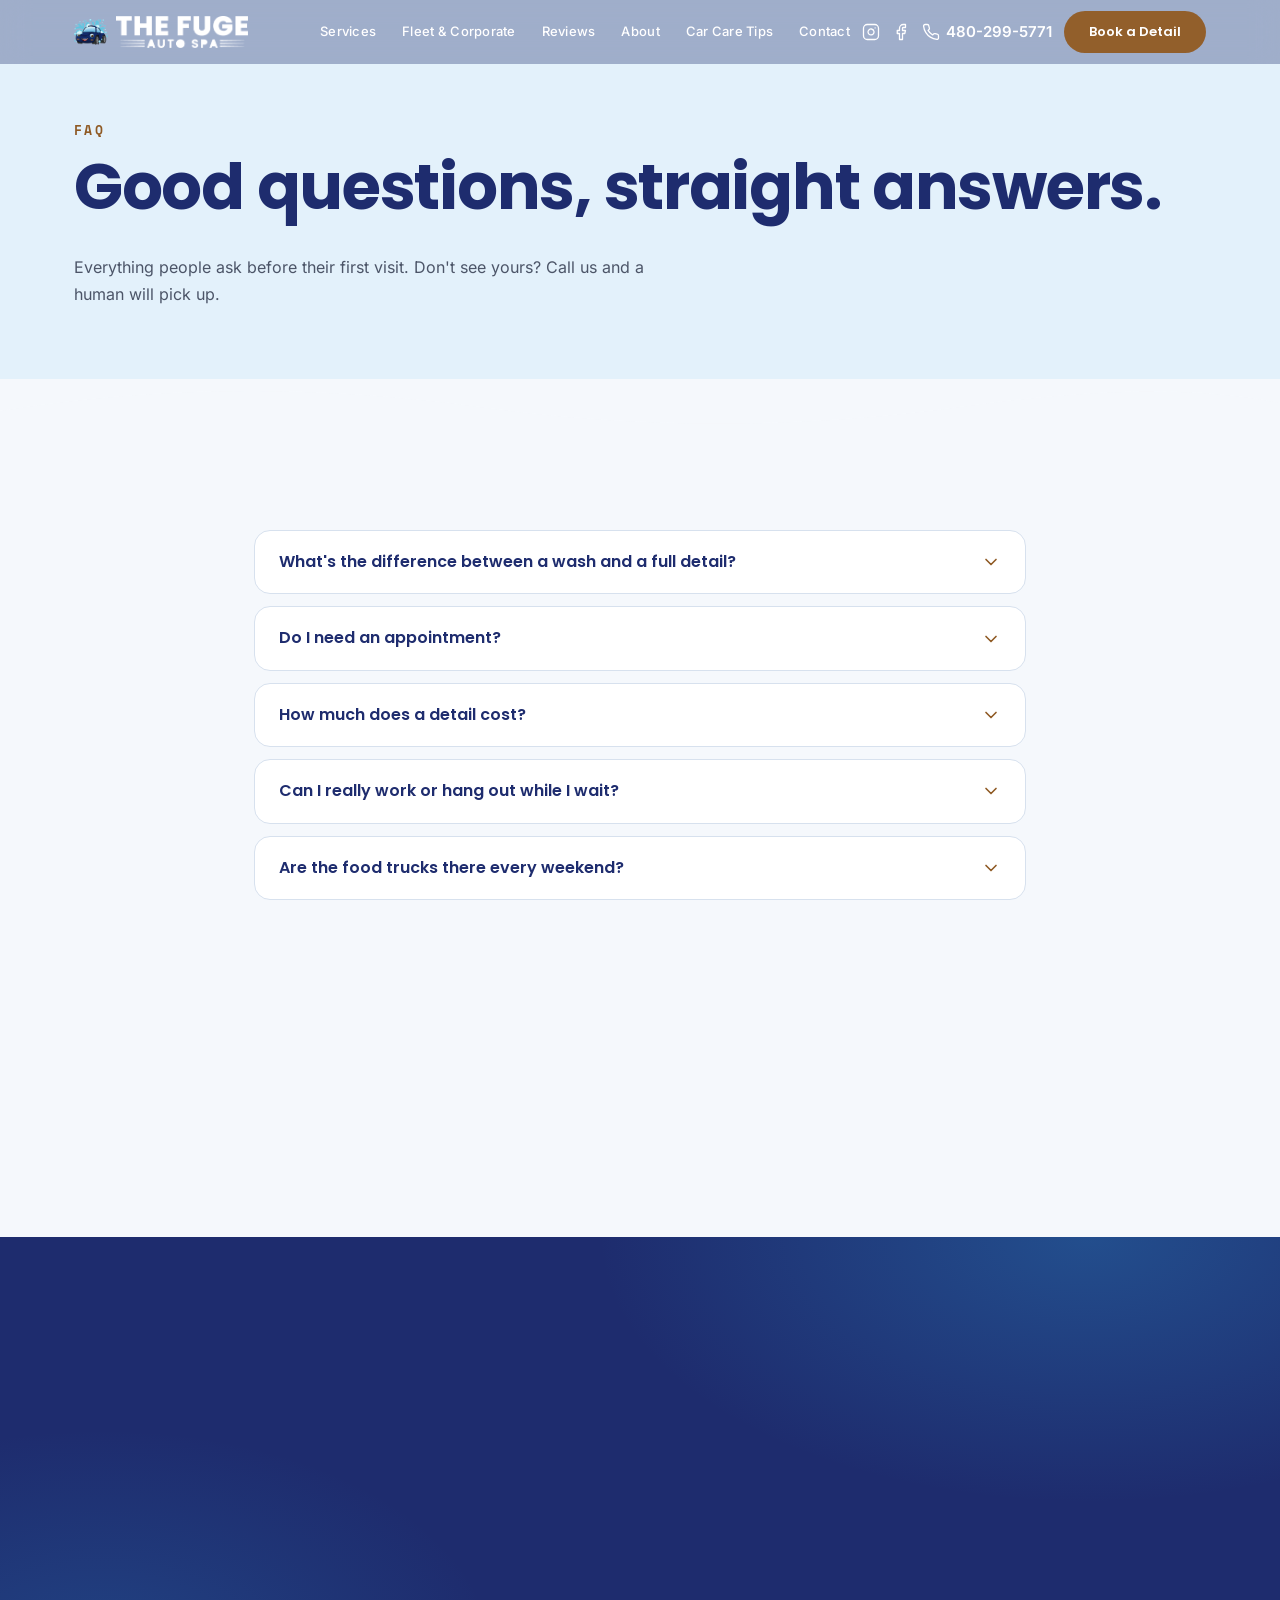
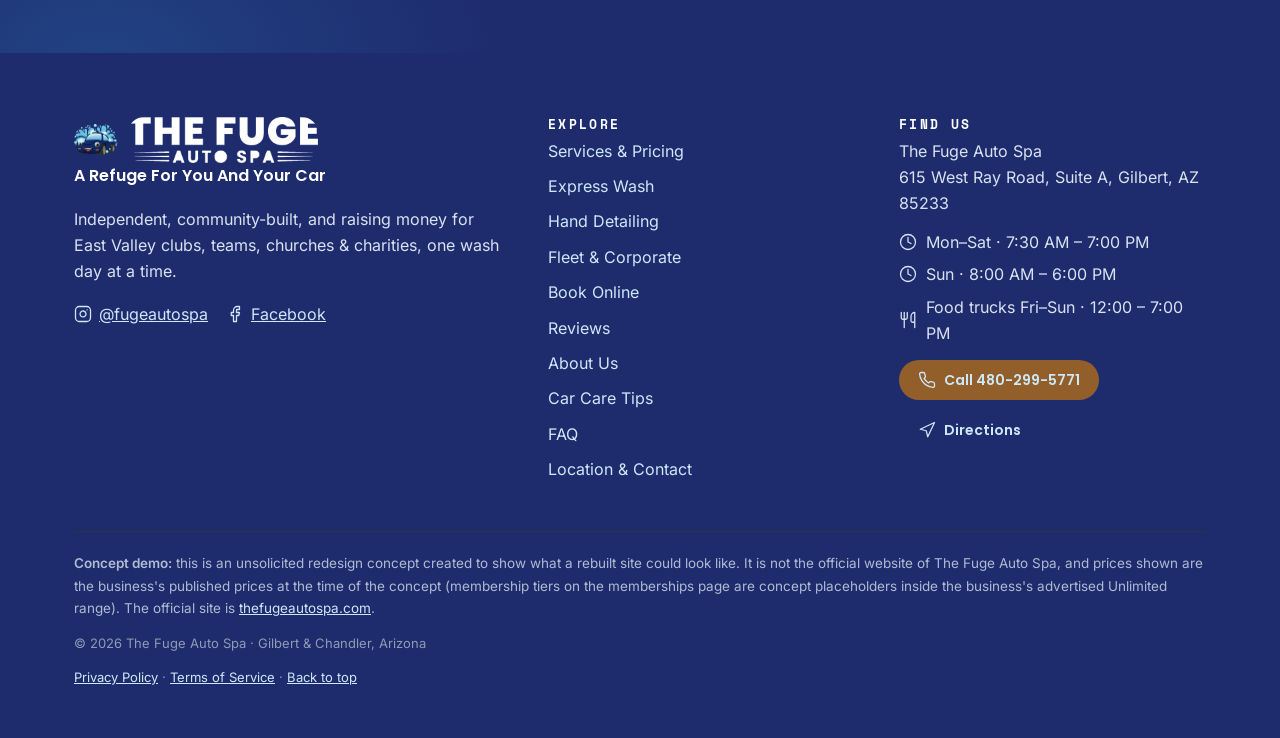
<file: faq.html>
<!DOCTYPE html>
<html lang="en">
<head>
<meta charset="UTF-8">
<meta name="viewport" content="width=device-width, initial-scale=1">
<meta http-equiv="Content-Security-Policy" content="default-src 'self'; script-src 'self'; style-src 'self'; img-src 'self' data:; font-src 'self'; connect-src 'none'; form-action 'self' mailto:; object-src 'none'; base-uri 'self'; upgrade-insecure-requests">
<meta name="referrer" content="strict-origin-when-cross-origin">
<meta name="description" content="Wash vs detail, appointments, prices, memberships, location and hours — answered straight. Concept demo.">
<title>FAQ | The Fuge Auto Spa in Gilbert, AZ (Concept Demo)</title>
<link rel="icon" href="assets/img/favicon.svg" type="image/svg+xml">
<link rel="preload" href="assets/fonts/poppins-700.woff2" as="font" type="font/woff2" crossorigin>
<link rel="stylesheet" href="css/styles.css?v=9">
</head>
<body id="top">
<a class="skip" href="#main">Skip to content</a>
<header class="site-header">
  <div class="wrap nav">
    <a class="logo" href="index.html"><img class="mark" src="assets/img/mark.png" alt="" width="44" height="32"><img class="wordmark" src="assets/img/wordmark-white.png" alt="The Fuge Auto Spa" width="170" height="42"><img class="wordmark-color" src="assets/img/wordmark.png" alt="" width="170" height="42"></a>
    <div class="nav-actions">
      <nav class="inline-nav" aria-label="Main">
        <a href="services.html">Services</a>
        <a href="fleet.html">Fleet &amp; Corporate</a>
        <a href="reviews.html">Reviews</a>
        <a href="about.html">About</a>
        <a href="car-care-tips.html">Car Care Tips</a>
        <a href="contact.html">Contact</a>
      </nav>
      <a class="nav-social" href="https://www.instagram.com/fugeautospa/" rel="noopener noreferrer" aria-label="The Fuge Auto Spa on Instagram"><svg viewBox="0 0 24 24" aria-hidden="true"><rect x="2" y="2" width="20" height="20" rx="5"/><path d="M16 11.37A4 4 0 1 1 12.63 8 4 4 0 0 1 16 11.37z"/><line x1="17.5" y1="6.5" x2="17.51" y2="6.5"/></svg></a>
      <a class="nav-social" href="https://www.facebook.com/thefugeautospa/" rel="noopener noreferrer" aria-label="The Fuge Auto Spa on Facebook"><svg viewBox="0 0 24 24" aria-hidden="true"><path d="M18 2h-3a5 5 0 0 0-5 5v3H7v4h3v8h4v-8h3l1-4h-4V7a1 1 0 0 1 1-1h3z"/></svg></a>
      <a class="nav-phone" href="tel:+14802995771"><svg viewBox="0 0 24 24" aria-hidden="true"><path d="M22 16.92v3a2 2 0 0 1-2.18 2 19.79 19.79 0 0 1-8.63-3.07 19.5 19.5 0 0 1-6-6 19.79 19.79 0 0 1-3.07-8.67A2 2 0 0 1 4.11 2h3a2 2 0 0 1 2 1.72c.127.96.361 1.903.7 2.81a2 2 0 0 1-.45 2.11L8.09 9.91a16 16 0 0 0 6 6l1.27-1.27a2 2 0 0 1 2.11-.45c.907.339 1.85.573 2.81.7A2 2 0 0 1 22 16.92z"/></svg>480-299-5771</a>
      <a class="btn btn-copper btn-nav" href="https://booksy.com/en-us/dl/show-business/1786393?utm_medium=c2c_referral" target="_blank" rel="noopener noreferrer">Book a Detail</a>
      <button class="menu-btn" id="menu-btn" type="button" aria-expanded="false" aria-controls="menu-panel" aria-label="Open menu"><span class="bars"><span></span><span></span><span></span></span></button>
    </div>
  </div>
  <div class="menu-panel" id="menu-panel">
    <div class="wrap">
      <nav aria-label="Main">
        <a href="services.html">Services</a>
        <a href="fleet.html">Fleet &amp; Corporate</a>
        <a href="reviews.html">Reviews</a>
        <a href="about.html">About</a>
        <a href="car-care-tips.html">Car Care Tips</a>
        <a href="contact.html">Contact</a>
        <a class="menu-book" href="https://booksy.com/en-us/dl/show-business/1786393?utm_medium=c2c_referral" target="_blank" rel="noopener noreferrer">Book a Detail</a>
      </nav>
      <div class="menu-foot">
        <div class="menu-socials">
          <a href="https://www.instagram.com/fugeautospa/" rel="noopener noreferrer" aria-label="The Fuge Auto Spa on Instagram"><svg viewBox="0 0 24 24" aria-hidden="true"><rect x="2" y="2" width="20" height="20" rx="5"/><path d="M16 11.37A4 4 0 1 1 12.63 8 4 4 0 0 1 16 11.37z"/><line x1="17.5" y1="6.5" x2="17.51" y2="6.5"/></svg></a>
          <a href="https://www.facebook.com/thefugeautospa/" rel="noopener noreferrer" aria-label="The Fuge Auto Spa on Facebook"><svg viewBox="0 0 24 24" aria-hidden="true"><path d="M18 2h-3a5 5 0 0 0-5 5v3H7v4h3v8h4v-8h3l1-4h-4V7a1 1 0 0 1 1-1h3z"/></svg></a>
        </div>
        <a class="btn btn-navy" href="tel:+14802995771"><svg viewBox="0 0 24 24" aria-hidden="true"><path d="M22 16.92v3a2 2 0 0 1-2.18 2 19.79 19.79 0 0 1-8.63-3.07 19.5 19.5 0 0 1-6-6 19.79 19.79 0 0 1-3.07-8.67A2 2 0 0 1 4.11 2h3a2 2 0 0 1 2 1.72c.127.96.361 1.903.7 2.81a2 2 0 0 1-.45 2.11L8.09 9.91a16 16 0 0 0 6 6l1.27-1.27a2 2 0 0 1 2.11-.45c.907.339 1.85.573 2.81.7A2 2 0 0 1 22 16.92z"/></svg>Call 480-299-5771</a>
        <a class="btn btn-ghost-dark" href="https://www.google.com/maps/search/?api=1&query=The%20Fuge%20Auto%20Spa%2C%20615%20W%20Ray%20Rd%20Suite%20A%2C%20Gilbert%2C%20AZ%2085233" rel="noopener noreferrer"><svg viewBox="0 0 24 24" aria-hidden="true"><polygon points="3 11 22 2 13 21 11 13 3 11"/></svg>Directions</a>
      </div>
    </div>
  </div>
</header>
<main id="main">
  <section class="page-head">
    <div class="wrap">
      <p class="eyebrow" data-reveal>FAQ</p>
      <h1 data-reveal data-reveal-delay="1">Good questions, straight answers.</h1>
      <p data-reveal data-reveal-delay="2">Everything people ask before their first visit. Don't see yours? Call us and a human will pick up.</p>
    </div>
  </section>
  <svg class="ripple" viewBox="0 0 1440 56" preserveAspectRatio="none" aria-hidden="true"><path d="M0 32 C 180 6, 360 6, 540 28 C 720 50, 900 50, 1080 28 C 1260 6, 1360 10, 1440 24 L1440 56 L0 56 Z"/></svg>
  <section class="section">
    <div class="wrap narrow">
      <details class="faq-item" data-reveal><summary>What's the difference between a wash and a full detail?<svg viewBox="0 0 24 24" aria-hidden="true"><polyline points="6 9 12 15 18 9"/></svg></summary><p>A wash is the quick, walk-in service: four express tiers from $11 to $22, done while you wait. A detail is a scheduled deep-clean: hours of hands-on work on the interior, exterior, or both, restoring the car rather than just cleaning it.</p></details><details class="faq-item" data-reveal><summary>Do I need an appointment?<svg viewBox="0 0 24 24" aria-hidden="true"><polyline points="6 9 12 15 18 9"/></svg></summary><p>Not for a wash. Just drive up any time: Mon–Sat 7:30 AM to 7:00 PM, or Sunday 8:00 AM to 6:00 PM. Detailing is by appointment so we can give your car the time it deserves; book online through Booksy, send the form above, or give us a call.</p></details><details class="faq-item" data-reveal><summary>How much does a detail cost?<svg viewBox="0 0 24 24" aria-hidden="true"><polyline points="6 9 12 15 18 9"/></svg></summary><p>Signature details run $150 for interior on small cars and sedans ($225 for oversize interiors like large trucks, minivans, and large SUVs), $200 for exterior, and $400 for both. The full-day Platinum detail is $800 for a sedan or wagon and $995 for oversize vehicles, and add-ons like headlight restoration ($80) or ceramic wax ($150) are available a la carte.</p></details><details class="faq-item" data-reveal><summary>Can I really work or hang out while I wait?<svg viewBox="0 0 24 24" aria-hidden="true"><polyline points="6 9 12 15 18 9"/></svg></summary><p>That's the whole idea. The lounge has ten remote-work stations with high-speed internet, power at every seat, free WiFi, and natural light, plus a putting green that's free for wash and detail customers.</p></details><details class="faq-item" data-reveal><summary>Are the food trucks there every weekend?<svg viewBox="0 0 24 24" aria-hidden="true"><polyline points="6 9 12 15 18 9"/></svg></summary><p>A rotating lineup of local food trucks parks at The Fuge Friday through Sunday, 12:00 to 7:00 PM. The truck changes, so follow @fugeautospa on Instagram to see who is up next.</p></details><details class="faq-item" data-reveal><summary>Do you have something for kids?<svg viewBox="0 0 24 24" aria-hidden="true"><polyline points="6 9 12 15 18 9"/></svg></summary><p>Yes. We have a kids' corner with a big chalkboard to draw on and a Little Free Library stocked with free children's books they can take home.</p></details><details class="faq-item" data-reveal><summary>Do you do headlight restoration?<svg viewBox="0 0 24 24" aria-hidden="true"><polyline points="6 9 12 15 18 9"/></svg></summary><p>We do. Cloudy, yellowed lenses are polished back to clear in about 40 minutes for $80, for better looks and noticeably better night visibility. It books like a detail: online, through the form, or by phone.</p></details><details class="faq-item" data-reveal><summary>Are you part of a chain?<svg viewBox="0 0 24 24" aria-hidden="true"><polyline points="6 9 12 15 18 9"/></svg></summary><p>No. The Fuge is independent and community-built, right here in Gilbert. We're the only true full-service wash available within five miles, and part of our mission is raising money for local clubs, teams, churches, and charities.</p></details>
    </div>
  </section>
  <section class="cta-band">
    <div class="wrap">
      <p class="eyebrow" data-reveal>Ready when you are</p>
      <h2 data-reveal data-reveal-delay="1">Your car gets the spa. You get the refuge.</h2>
      <p class="cta-row" data-reveal><a class="btn btn-copper" href="https://booksy.com/en-us/dl/show-business/1786393?utm_medium=c2c_referral" target="_blank" rel="noopener noreferrer">Book a Detail <svg viewBox="0 0 24 24" aria-hidden="true"><line x1="5" y1="12" x2="19" y2="12"/><polyline points="12 5 19 12 12 19"/></svg></a> <a class="btn btn-ghost" href="tel:+14802995771"><svg viewBox="0 0 24 24" aria-hidden="true"><path d="M22 16.92v3a2 2 0 0 1-2.18 2 19.79 19.79 0 0 1-8.63-3.07 19.5 19.5 0 0 1-6-6 19.79 19.79 0 0 1-3.07-8.67A2 2 0 0 1 4.11 2h3a2 2 0 0 1 2 1.72c.127.96.361 1.903.7 2.81a2 2 0 0 1-.45 2.11L8.09 9.91a16 16 0 0 0 6 6l1.27-1.27a2 2 0 0 1 2.11-.45c.907.339 1.85.573 2.81.7A2 2 0 0 1 22 16.92z"/></svg>Call 480-299-5771</a></p>
    </div>
  </section>
</main>
<script type="application/ld+json">{"@context": "https://schema.org", "@type": "FAQPage", "mainEntity": [{"@type": "Question", "name": "What's the difference between a wash and a full detail?", "acceptedAnswer": {"@type": "Answer", "text": "A wash is the quick, walk-in service: four express tiers from $11 to $22, done while you wait. A detail is a scheduled deep-clean: hours of hands-on work on the interior, exterior, or both, restoring the car rather than just cleaning it."}}, {"@type": "Question", "name": "Do I need an appointment?", "acceptedAnswer": {"@type": "Answer", "text": "Not for a wash. Just drive up any time: Mon\u2013Sat 7:30 AM to 7:00 PM, or Sunday 8:00 AM to 6:00 PM. Detailing is by appointment so we can give your car the time it deserves; book online through Booksy, send the form above, or give us a call."}}, {"@type": "Question", "name": "How much does a detail cost?", "acceptedAnswer": {"@type": "Answer", "text": "Signature details run $150 for interior on small cars and sedans ($225 for oversize interiors like large trucks, minivans, and large SUVs), $200 for exterior, and $400 for both. The full-day Platinum detail is $800 for a sedan or wagon and $995 for oversize vehicles, and add-ons like headlight restoration ($80) or ceramic wax ($150) are available a la carte."}}, {"@type": "Question", "name": "Can I really work or hang out while I wait?", "acceptedAnswer": {"@type": "Answer", "text": "That's the whole idea. The lounge has ten remote-work stations with high-speed internet, power at every seat, free WiFi, and natural light, plus a putting green that's free for wash and detail customers."}}, {"@type": "Question", "name": "Are the food trucks there every weekend?", "acceptedAnswer": {"@type": "Answer", "text": "A rotating lineup of local food trucks parks at The Fuge Friday through Sunday, 12:00 to 7:00 PM. The truck changes, so follow @fugeautospa on Instagram to see who is up next."}}, {"@type": "Question", "name": "Do you have something for kids?", "acceptedAnswer": {"@type": "Answer", "text": "Yes. We have a kids' corner with a big chalkboard to draw on and a Little Free Library stocked with free children's books they can take home."}}, {"@type": "Question", "name": "Do you do headlight restoration?", "acceptedAnswer": {"@type": "Answer", "text": "We do. Cloudy, yellowed lenses are polished back to clear in about 40 minutes for $80, for better looks and noticeably better night visibility. It books like a detail: online, through the form, or by phone."}}, {"@type": "Question", "name": "Are you part of a chain?", "acceptedAnswer": {"@type": "Answer", "text": "No. The Fuge is independent and community-built, right here in Gilbert. We're the only true full-service wash available within five miles, and part of our mission is raising money for local clubs, teams, churches, and charities."}}]}</script>
<footer class="site-footer">
  <div class="wrap">
    <div class="footer-grid">
      <div>
        <div class="footer-brand"><img class="mark" src="assets/img/mark.png" alt="" width="44" height="32"><img class="wordmark" src="assets/img/wordmark-white.png" alt="The Fuge Auto Spa" width="190" height="47"></div>
        <p class="tagline">A Refuge For You And Your Car</p>
        <p>Independent, community-built, and raising money for East Valley clubs, teams, churches &amp; charities, one wash day at a time.</p>
        <p class="foot-socials"><a href="https://www.instagram.com/fugeautospa/" rel="noopener noreferrer"><svg viewBox="0 0 24 24" aria-hidden="true"><rect x="2" y="2" width="20" height="20" rx="5"/><path d="M16 11.37A4 4 0 1 1 12.63 8 4 4 0 0 1 16 11.37z"/><line x1="17.5" y1="6.5" x2="17.51" y2="6.5"/></svg>@fugeautospa</a> <a href="https://www.facebook.com/thefugeautospa/" rel="noopener noreferrer"><svg viewBox="0 0 24 24" aria-hidden="true"><path d="M18 2h-3a5 5 0 0 0-5 5v3H7v4h3v8h4v-8h3l1-4h-4V7a1 1 0 0 1 1-1h3z"/></svg>Facebook</a></p>
      </div>
      <div>
        <h3>Explore</h3>
        <ul class="foot-links">
          <li><a href="services.html">Services &amp; Pricing</a></li>
          <li><a href="express-wash.html">Express Wash</a></li>
          <li><a href="detailing.html">Hand Detailing</a></li>
          <li><a href="fleet.html">Fleet &amp; Corporate</a></li>
          <li><a href="book.html">Book Online</a></li>
          <li><a href="reviews.html">Reviews</a></li>
          <li><a href="about.html">About Us</a></li>
          <li><a href="car-care-tips.html">Car Care Tips</a></li>
          <li><a href="faq.html">FAQ</a></li>
          <li><a href="contact.html">Location &amp; Contact</a></li>
        </ul>
      </div>
      <div>
        <h3>Find us</h3>
        <address>The Fuge Auto Spa<br>615 West Ray Road, Suite A, Gilbert, AZ 85233</address>
        <ul class="hours-list">
          <li><svg viewBox="0 0 24 24" aria-hidden="true"><circle cx="12" cy="12" r="10"/><polyline points="12 6 12 12 16 14"/></svg>Mon–Sat · 7:30 AM – 7:00 PM</li>
          <li><svg viewBox="0 0 24 24" aria-hidden="true"><circle cx="12" cy="12" r="10"/><polyline points="12 6 12 12 16 14"/></svg>Sun · 8:00 AM – 6:00 PM</li>
          <li><svg viewBox="0 0 24 24" aria-hidden="true"><path d="M3 2v7c0 1.1.9 2 2 2h4a2 2 0 0 0 2-2V2"/><path d="M7 2v20"/><path d="M21 15V2a5 5 0 0 0-5 5v6c0 1.1.9 2 2 2h3Zm0 0v7"/></svg>Food trucks Fri–Sun · 12:00 – 7:00 PM</li>
        </ul>
        <p class="foot-ctas"><a class="btn btn-copper" href="tel:+14802995771"><svg viewBox="0 0 24 24" aria-hidden="true"><path d="M22 16.92v3a2 2 0 0 1-2.18 2 19.79 19.79 0 0 1-8.63-3.07 19.5 19.5 0 0 1-6-6 19.79 19.79 0 0 1-3.07-8.67A2 2 0 0 1 4.11 2h3a2 2 0 0 1 2 1.72c.127.96.361 1.903.7 2.81a2 2 0 0 1-.45 2.11L8.09 9.91a16 16 0 0 0 6 6l1.27-1.27a2 2 0 0 1 2.11-.45c.907.339 1.85.573 2.81.7A2 2 0 0 1 22 16.92z"/></svg>Call 480-299-5771</a> <a class="btn btn-ghost" href="https://www.google.com/maps/search/?api=1&query=The%20Fuge%20Auto%20Spa%2C%20615%20W%20Ray%20Rd%20Suite%20A%2C%20Gilbert%2C%20AZ%2085233" rel="noopener noreferrer"><svg viewBox="0 0 24 24" aria-hidden="true"><polygon points="3 11 22 2 13 21 11 13 3 11"/></svg>Directions</a></p>
      </div>
    </div>
    <p class="concept-note"><strong>Concept demo:</strong> this is an unsolicited redesign concept created to show what a rebuilt site could look like. It is not the official website of The Fuge Auto Spa, and prices shown are the business's published prices at the time of the concept (membership tiers on the memberships page are concept placeholders inside the business's advertised Unlimited range). The official site is <a href="https://www.thefugeautospa.com" rel="noopener noreferrer">thefugeautospa.com</a>.</p>
    <p class="fineprint">© 2026 The Fuge Auto Spa · Gilbert &amp; Chandler, Arizona</p>
    <p class="fineprint"><a href="privacy.html">Privacy Policy</a> · <a href="terms.html">Terms of Service</a> · <a href="#top">Back to top</a></p>
  </div>
</footer>
<div class="quick-actions">
  <a href="tel:+14802995771"><svg viewBox="0 0 24 24" aria-hidden="true"><path d="M22 16.92v3a2 2 0 0 1-2.18 2 19.79 19.79 0 0 1-8.63-3.07 19.5 19.5 0 0 1-6-6 19.79 19.79 0 0 1-3.07-8.67A2 2 0 0 1 4.11 2h3a2 2 0 0 1 2 1.72c.127.96.361 1.903.7 2.81a2 2 0 0 1-.45 2.11L8.09 9.91a16 16 0 0 0 6 6l1.27-1.27a2 2 0 0 1 2.11-.45c.907.339 1.85.573 2.81.7A2 2 0 0 1 22 16.92z"/></svg>Call</a>
  <span class="qa-divider" aria-hidden="true"></span>
  <a href="https://www.google.com/maps/search/?api=1&query=The%20Fuge%20Auto%20Spa%2C%20615%20W%20Ray%20Rd%20Suite%20A%2C%20Gilbert%2C%20AZ%2085233" rel="noopener noreferrer"><svg viewBox="0 0 24 24" aria-hidden="true"><polygon points="3 11 22 2 13 21 11 13 3 11"/></svg>Directions</a>
</div>
<script src="js/main.js?v=9"></script>
</body>
</html>
</file>
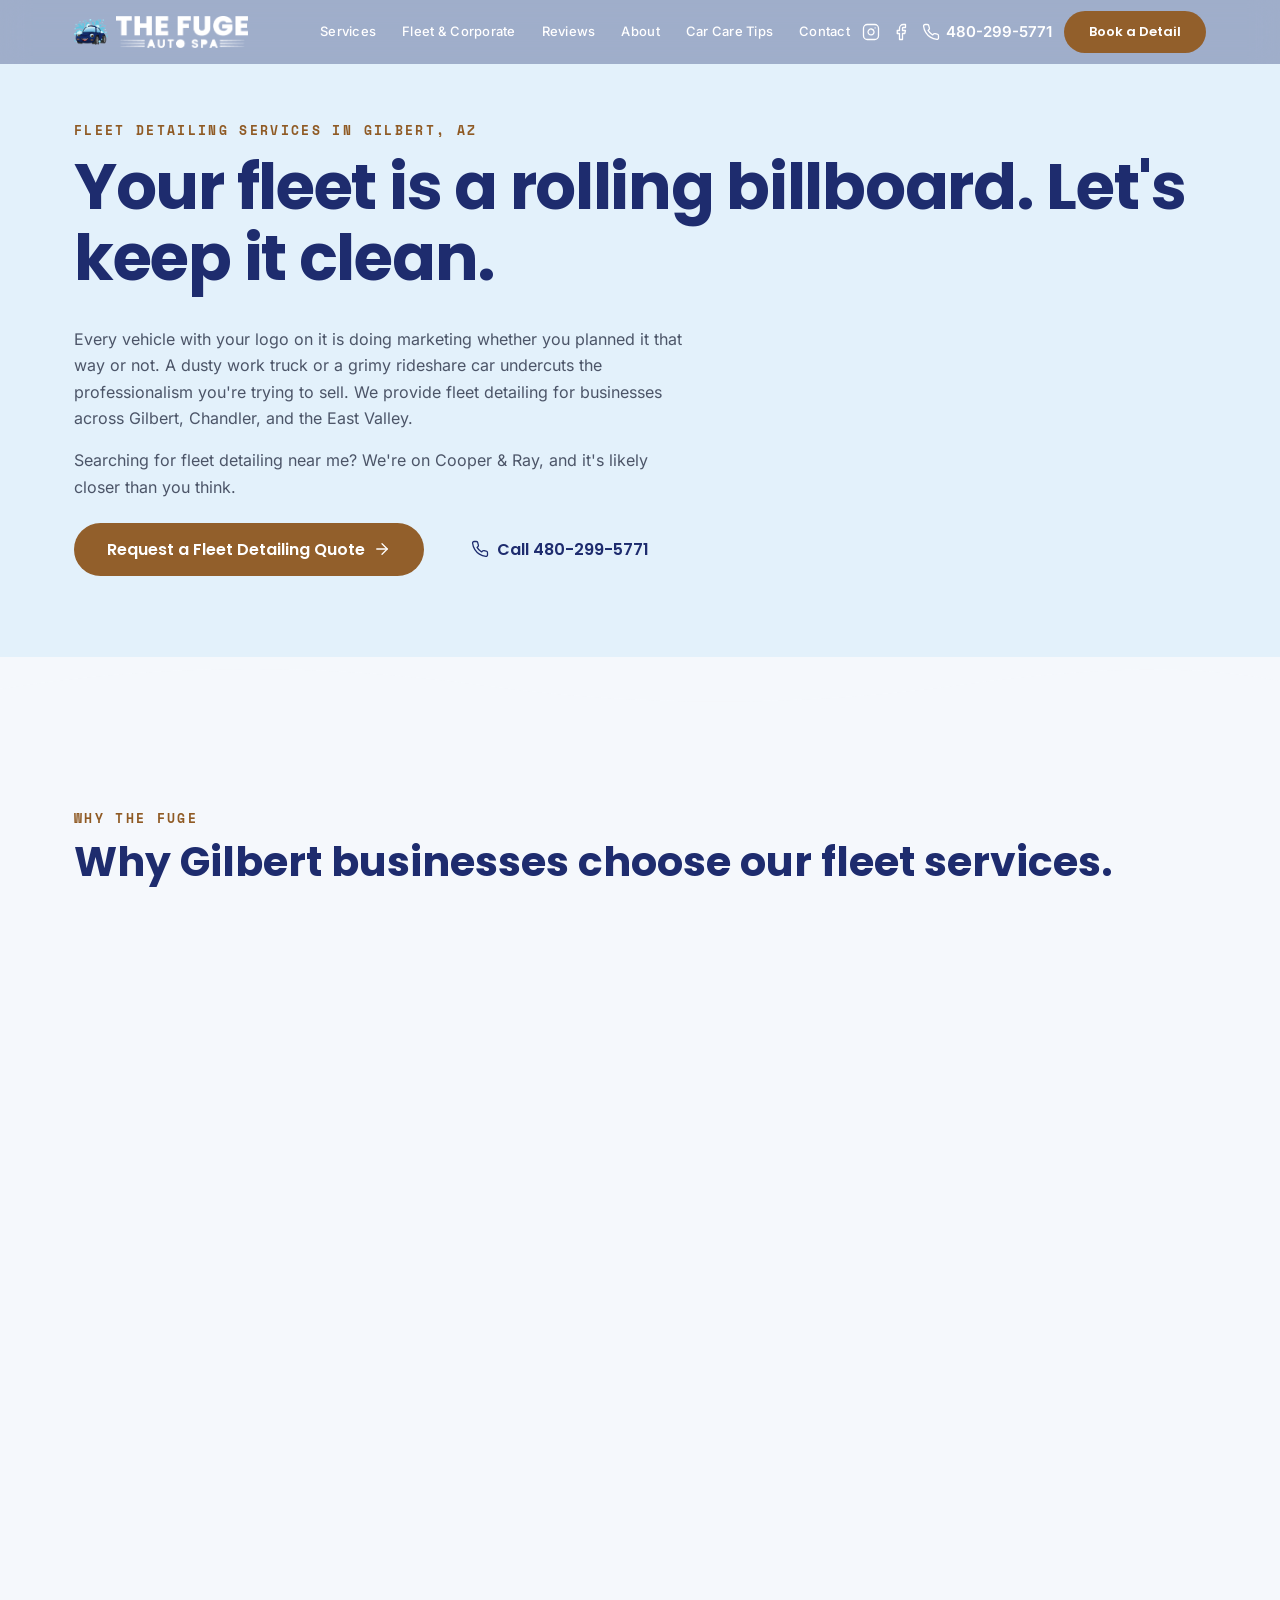
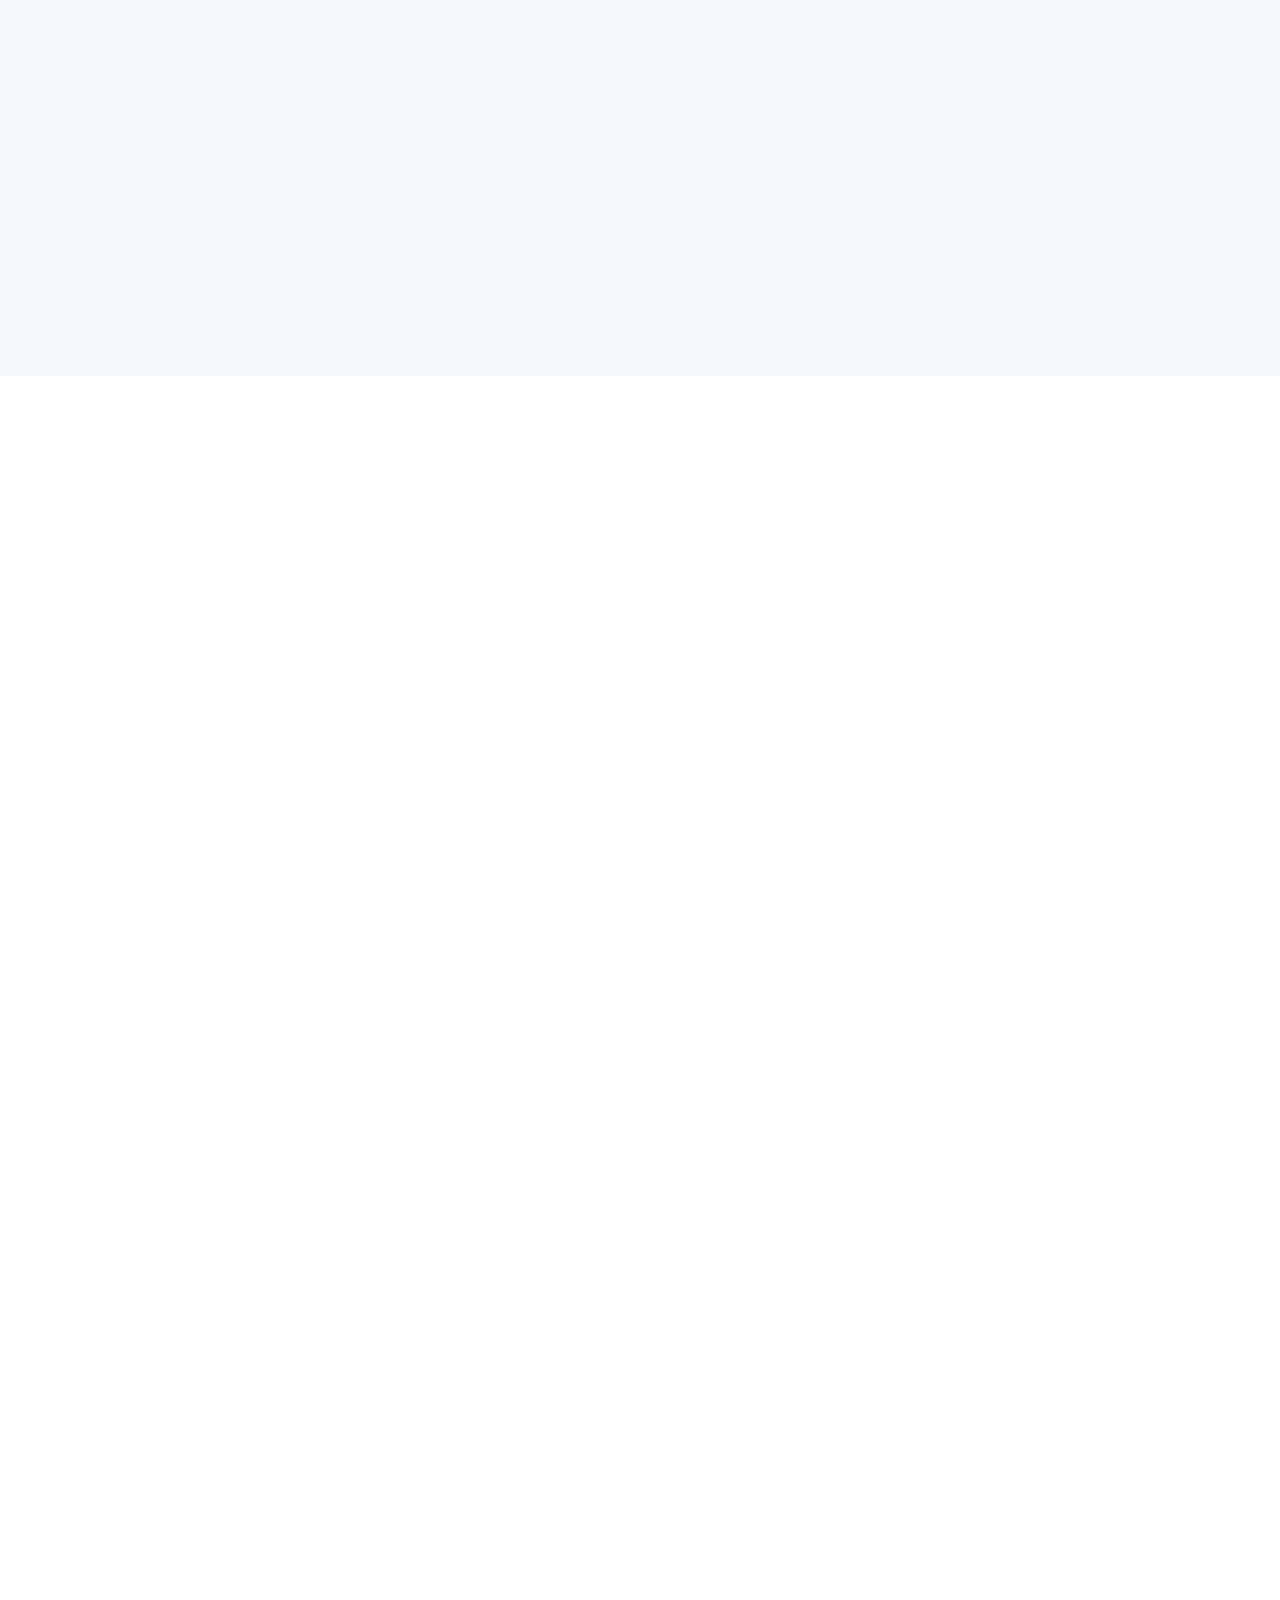
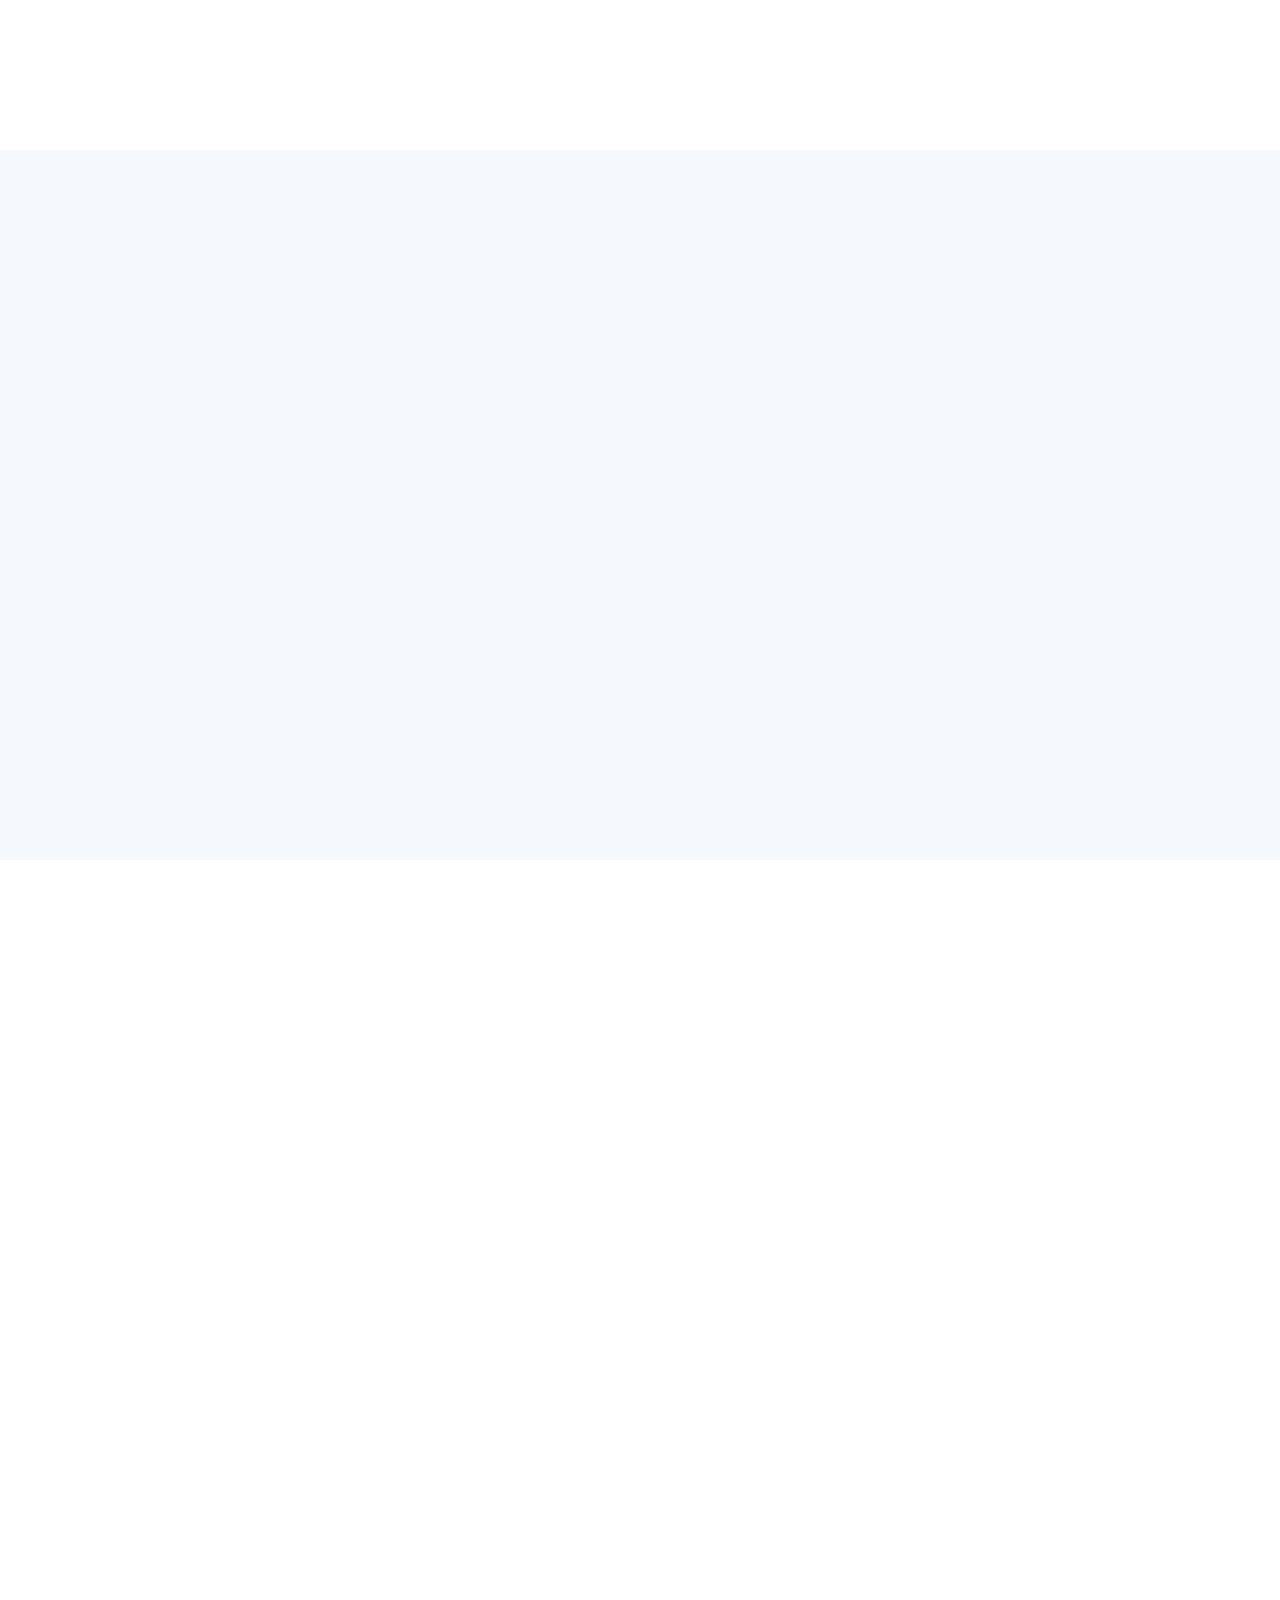
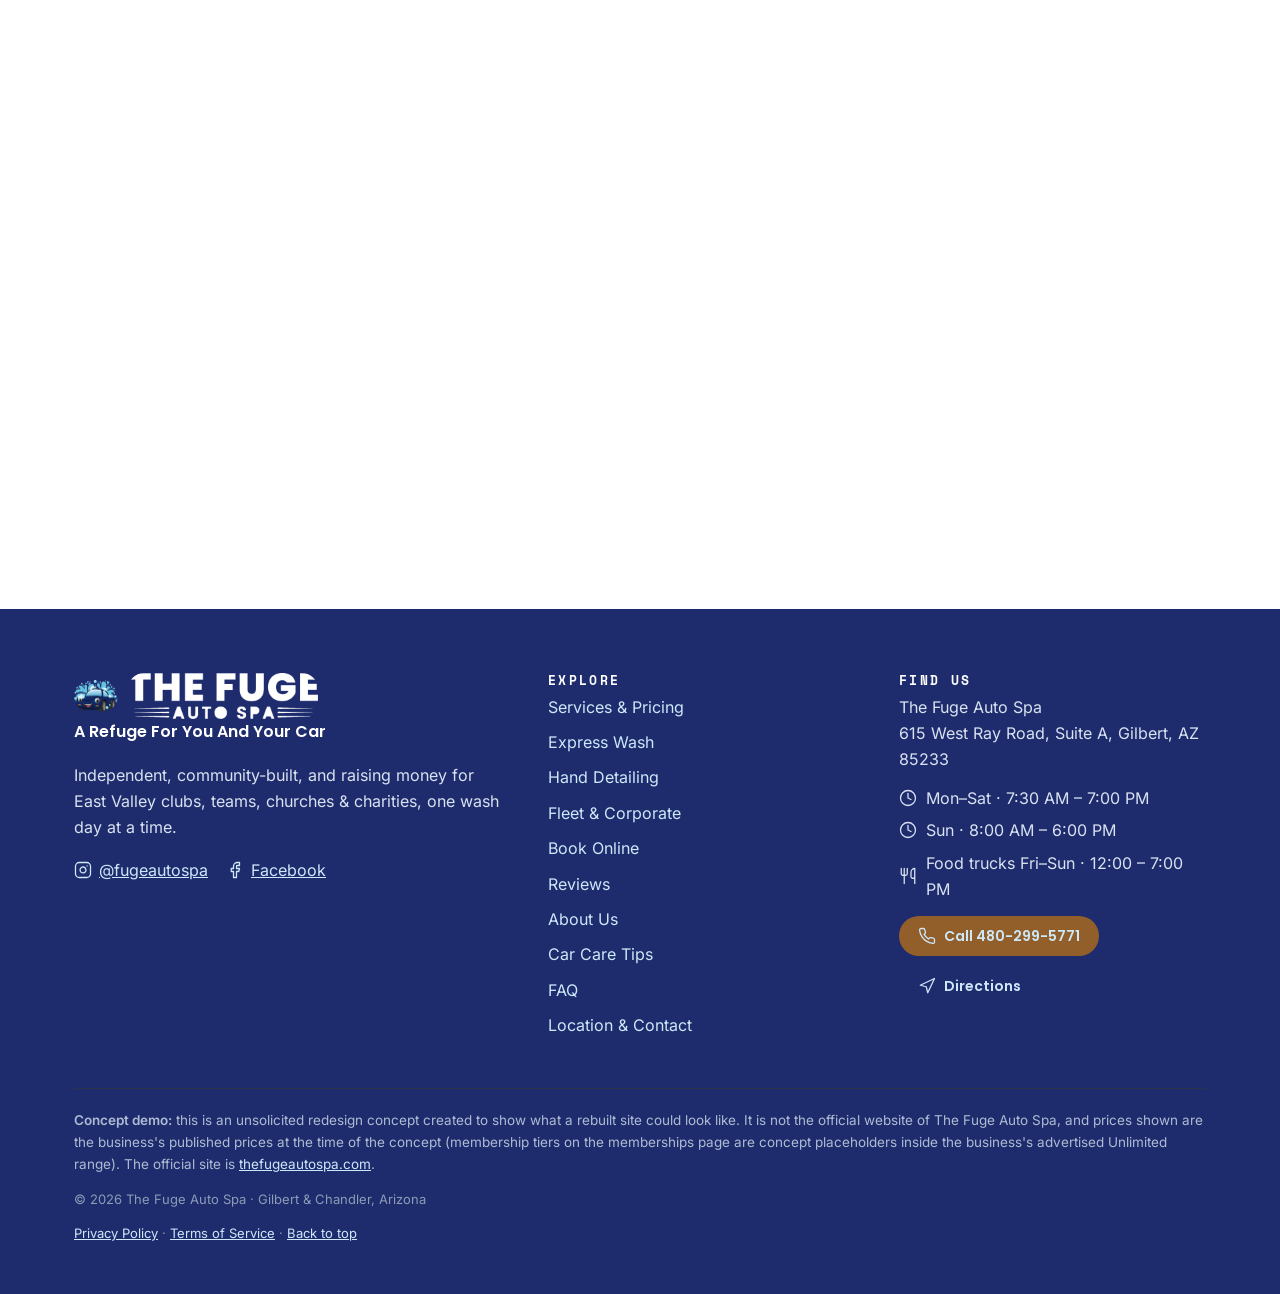
<file: fleet.html>
<!DOCTYPE html>
<html lang="en">
<head>
<meta charset="UTF-8">
<meta name="viewport" content="width=device-width, initial-scale=1">
<meta http-equiv="Content-Security-Policy" content="default-src 'self'; script-src 'self'; style-src 'self'; img-src 'self' data:; font-src 'self'; connect-src 'none'; form-action 'self' mailto:; object-src 'none'; base-uri 'self'; upgrade-insecure-requests">
<meta name="referrer" content="strict-origin-when-cross-origin">
<meta name="description" content="Fleet accounts and community wash days, priced from the same list. Concept demo.">
<title>Fleet & Corporate — The Fuge Auto Spa, Gilbert AZ (Concept Demo)</title>
<link rel="icon" href="assets/img/favicon.svg" type="image/svg+xml">
<link rel="preload" href="assets/fonts/poppins-700.woff2" as="font" type="font/woff2" crossorigin>
<link rel="stylesheet" href="css/styles.css?v=9">
</head>
<body id="top">
<a class="skip" href="#main">Skip to content</a>
<header class="site-header">
  <div class="wrap nav">
    <a class="logo" href="index.html"><img class="mark" src="assets/img/mark.png" alt="" width="44" height="32"><img class="wordmark" src="assets/img/wordmark-white.png" alt="The Fuge Auto Spa" width="170" height="42"><img class="wordmark-color" src="assets/img/wordmark.png" alt="" width="170" height="42"></a>
    <div class="nav-actions">
      <nav class="inline-nav" aria-label="Main">
        <a href="services.html">Services</a>
        <a href="fleet.html">Fleet &amp; Corporate</a>
        <a href="reviews.html">Reviews</a>
        <a href="about.html">About</a>
        <a href="car-care-tips.html">Car Care Tips</a>
        <a href="contact.html">Contact</a>
      </nav>
      <a class="nav-social" href="https://www.instagram.com/fugeautospa/" rel="noopener noreferrer" aria-label="The Fuge Auto Spa on Instagram"><svg viewBox="0 0 24 24" aria-hidden="true"><rect x="2" y="2" width="20" height="20" rx="5"/><path d="M16 11.37A4 4 0 1 1 12.63 8 4 4 0 0 1 16 11.37z"/><line x1="17.5" y1="6.5" x2="17.51" y2="6.5"/></svg></a>
      <a class="nav-social" href="https://www.facebook.com/thefugeautospa/" rel="noopener noreferrer" aria-label="The Fuge Auto Spa on Facebook"><svg viewBox="0 0 24 24" aria-hidden="true"><path d="M18 2h-3a5 5 0 0 0-5 5v3H7v4h3v8h4v-8h3l1-4h-4V7a1 1 0 0 1 1-1h3z"/></svg></a>
      <a class="nav-phone" href="tel:+14802995771"><svg viewBox="0 0 24 24" aria-hidden="true"><path d="M22 16.92v3a2 2 0 0 1-2.18 2 19.79 19.79 0 0 1-8.63-3.07 19.5 19.5 0 0 1-6-6 19.79 19.79 0 0 1-3.07-8.67A2 2 0 0 1 4.11 2h3a2 2 0 0 1 2 1.72c.127.96.361 1.903.7 2.81a2 2 0 0 1-.45 2.11L8.09 9.91a16 16 0 0 0 6 6l1.27-1.27a2 2 0 0 1 2.11-.45c.907.339 1.85.573 2.81.7A2 2 0 0 1 22 16.92z"/></svg>480-299-5771</a>
      <a class="btn btn-copper btn-nav" href="https://booksy.com/en-us/dl/show-business/1786393?utm_medium=c2c_referral" target="_blank" rel="noopener noreferrer">Book a Detail</a>
      <button class="menu-btn" id="menu-btn" type="button" aria-expanded="false" aria-controls="menu-panel" aria-label="Open menu"><span class="bars"><span></span><span></span><span></span></span></button>
    </div>
  </div>
  <div class="menu-panel" id="menu-panel">
    <div class="wrap">
      <nav aria-label="Main">
        <a href="services.html">Services</a>
        <a href="fleet.html">Fleet &amp; Corporate</a>
        <a href="reviews.html">Reviews</a>
        <a href="about.html">About</a>
        <a href="car-care-tips.html">Car Care Tips</a>
        <a href="contact.html">Contact</a>
        <a class="menu-book" href="https://booksy.com/en-us/dl/show-business/1786393?utm_medium=c2c_referral" target="_blank" rel="noopener noreferrer">Book a Detail</a>
      </nav>
      <div class="menu-foot">
        <div class="menu-socials">
          <a href="https://www.instagram.com/fugeautospa/" rel="noopener noreferrer" aria-label="The Fuge Auto Spa on Instagram"><svg viewBox="0 0 24 24" aria-hidden="true"><rect x="2" y="2" width="20" height="20" rx="5"/><path d="M16 11.37A4 4 0 1 1 12.63 8 4 4 0 0 1 16 11.37z"/><line x1="17.5" y1="6.5" x2="17.51" y2="6.5"/></svg></a>
          <a href="https://www.facebook.com/thefugeautospa/" rel="noopener noreferrer" aria-label="The Fuge Auto Spa on Facebook"><svg viewBox="0 0 24 24" aria-hidden="true"><path d="M18 2h-3a5 5 0 0 0-5 5v3H7v4h3v8h4v-8h3l1-4h-4V7a1 1 0 0 1 1-1h3z"/></svg></a>
        </div>
        <a class="btn btn-navy" href="tel:+14802995771"><svg viewBox="0 0 24 24" aria-hidden="true"><path d="M22 16.92v3a2 2 0 0 1-2.18 2 19.79 19.79 0 0 1-8.63-3.07 19.5 19.5 0 0 1-6-6 19.79 19.79 0 0 1-3.07-8.67A2 2 0 0 1 4.11 2h3a2 2 0 0 1 2 1.72c.127.96.361 1.903.7 2.81a2 2 0 0 1-.45 2.11L8.09 9.91a16 16 0 0 0 6 6l1.27-1.27a2 2 0 0 1 2.11-.45c.907.339 1.85.573 2.81.7A2 2 0 0 1 22 16.92z"/></svg>Call 480-299-5771</a>
        <a class="btn btn-ghost-dark" href="https://www.google.com/maps/search/?api=1&query=The%20Fuge%20Auto%20Spa%2C%20615%20W%20Ray%20Rd%20Suite%20A%2C%20Gilbert%2C%20AZ%2085233" rel="noopener noreferrer"><svg viewBox="0 0 24 24" aria-hidden="true"><polygon points="3 11 22 2 13 21 11 13 3 11"/></svg>Directions</a>
      </div>
    </div>
  </div>
</header>
<main id="main">
  <section class="page-head">
    <div class="wrap">
      <p class="eyebrow" data-reveal>Fleet Detailing Services in Gilbert, AZ</p>
      <h1 data-reveal data-reveal-delay="1">Your fleet is a rolling billboard. Let's keep it clean.</h1>
      <p data-reveal data-reveal-delay="2">Every vehicle with your logo on it is doing marketing whether you planned it that way or not. A dusty work truck or a grimy rideshare car undercuts the professionalism you're trying to sell. We provide fleet detailing for businesses across Gilbert, Chandler, and the East Valley.</p>
      <p data-reveal data-reveal-delay="3">Searching for fleet detailing near me? We're on Cooper &amp; Ray, and it's likely closer than you think.</p>
      <p class="cta-row" data-reveal><a class="btn btn-copper" href="#fleet-quote">Request a Fleet Detailing Quote <svg viewBox="0 0 24 24" aria-hidden="true"><line x1="5" y1="12" x2="19" y2="12"/><polyline points="12 5 19 12 12 19"/></svg></a> <a class="btn btn-ghost-dark" href="tel:+14802995771"><svg viewBox="0 0 24 24" aria-hidden="true"><path d="M22 16.92v3a2 2 0 0 1-2.18 2 19.79 19.79 0 0 1-8.63-3.07 19.5 19.5 0 0 1-6-6 19.79 19.79 0 0 1-3.07-8.67A2 2 0 0 1 4.11 2h3a2 2 0 0 1 2 1.72c.127.96.361 1.903.7 2.81a2 2 0 0 1-.45 2.11L8.09 9.91a16 16 0 0 0 6 6l1.27-1.27a2 2 0 0 1 2.11-.45c.907.339 1.85.573 2.81.7A2 2 0 0 1 22 16.92z"/></svg>Call 480-299-5771</a></p>
    </div>
  </section>
  <svg class="ripple" viewBox="0 0 1440 56" preserveAspectRatio="none" aria-hidden="true"><path d="M0 32 C 180 6, 360 6, 540 28 C 720 50, 900 50, 1080 28 C 1260 6, 1360 10, 1440 24 L1440 56 L0 56 Z"/></svg>
  <section class="section">
    <div class="wrap">
      <p class="eyebrow" data-reveal>Why The Fuge</p>
      <h2 data-reveal data-reveal-delay="1">Why Gilbert businesses choose our fleet services.</h2>
      <div class="cards"><article class="card" data-reveal data-reveal-delay="0"><div class="icon-chip"><svg viewBox="0 0 24 24" aria-hidden="true"><rect x="4" y="2" width="16" height="20" rx="2"/><path d="M9 22v-4h6v4"/><path d="M8 6h.01"/><path d="M16 6h.01"/><path d="M12 6h.01"/><path d="M12 10h.01"/><path d="M12 14h.01"/><path d="M16 10h.01"/><path d="M16 14h.01"/><path d="M8 10h.01"/><path d="M8 14h.01"/></svg></div><h3>A real facility, not a van in a parking lot</h3><p>Bring vehicles to The Fuge Auto Spa at 615 W Ray Rd (corner of Cooper &amp; Ray) and they're handled in a proper bay with the same equipment and products we use on every detail, not a bucket-and-hose mobile setup.</p></article><article class="card" data-reveal data-reveal-delay="1"><div class="icon-chip"><svg viewBox="0 0 24 24" aria-hidden="true"><path d="M22 16.92v3a2 2 0 0 1-2.18 2 19.79 19.79 0 0 1-8.63-3.07 19.5 19.5 0 0 1-6-6 19.79 19.79 0 0 1-3.07-8.67A2 2 0 0 1 4.11 2h3a2 2 0 0 1 2 1.72c.127.96.361 1.903.7 2.81a2 2 0 0 1-.45 2.11L8.09 9.91a16 16 0 0 0 6 6l1.27-1.27a2 2 0 0 1 2.11-.45c.907.339 1.85.573 2.81.7A2 2 0 0 1 22 16.92z"/></svg></div><h3>One point of contact</h3><p>No app, no ticket queue. Call or email and get a straight answer from the people doing the work.</p></article><article class="card" data-reveal data-reveal-delay="2"><div class="icon-chip"><svg viewBox="0 0 24 24" aria-hidden="true"><rect x="3" y="4" width="18" height="18" rx="2"/><line x1="16" y1="2" x2="16" y2="6"/><line x1="8" y1="2" x2="8" y2="6"/><line x1="3" y1="10" x2="21" y2="10"/></svg></div><h3>Flexible scheduling around your operation</h3><p>Drop cars off before a shift, rotate a few vehicles through per week, or block-book a whole fleet on a slow day. We'll build a schedule that doesn't interrupt your business.</p></article><article class="card" data-reveal data-reveal-delay="3"><div class="icon-chip"><svg viewBox="0 0 24 24" aria-hidden="true"><path d="M4 2v20l2-1 2 1 2-1 2 1 2-1 2 1 2-1 2 1V2l-2 1-2-1-2 1-2-1-2 1-2-1-2 1Z"/><path d="M14 8H8"/><path d="M16 12H8"/><path d="M13 16H8"/></svg></div><h3>Volume pricing</h3><p>The more vehicles you commit to on an ongoing basis, the better your per-vehicle rate. Ask about monthly and quarterly account pricing.</p></article><article class="card" data-reveal data-reveal-delay="0"><div class="icon-chip"><svg viewBox="0 0 24 24" aria-hidden="true"><path d="M19.5 12.572 12 20l-7.5-7.428a5 5 0 1 1 7.5-6.566 5 5 0 1 1 7.5 6.572"/><path d="m12 5 2 2"/><path d="m7 10 2 2"/><path d="m17 10-2 2"/></svg></div><h3>Independent and local</h3><p>We're not a franchise chasing quarterly numbers. We're your neighbors at Cooper &amp; Ray, and we'd rather earn a long-term fleet account than a one-time job.</p></article></div>
    </div>
  </section>
  <section class="section alt">
    <div class="wrap">
      <p class="eyebrow" data-reveal>Who we work with</p>
      <h2 data-reveal data-reveal-delay="1">Fleet and company car detailing for every type of business.</h2>
      <div class="cards"><article class="card" data-reveal data-reveal-delay="0"><div class="icon-chip"><svg viewBox="0 0 24 24" aria-hidden="true"><path d="M19 17h2c.6 0 1-.4 1-1v-3c0-.9-.7-1.7-1.5-1.9C18.7 10.6 16 10 16 10s-1.3-1.4-2.2-2.3c-.5-.4-1.1-.7-1.8-.7H5c-.6 0-1.1.4-1.4.9l-1.4 2.9A3.7 3.7 0 0 0 2 12v4c0 .6.4 1 1 1h2"/><circle cx="7" cy="17" r="2"/><path d="M9 17h6"/><circle cx="17" cy="17" r="2"/></svg></div><h3>Rideshare &amp; delivery drivers</h3><p>Uber, Lyft, Amazon Flex, DoorDash: a clean interior directly affects your rating. Ask about recurring wash plans built around your driving schedule.</p></article><article class="card" data-reveal data-reveal-delay="1"><div class="icon-chip"><svg viewBox="0 0 24 24" aria-hidden="true"><circle cx="7.5" cy="15.5" r="5.5"/><path d="m21 2-9.6 9.6"/><path d="m15.5 7.5 3 3L22 7l-3-3"/></svg></div><h3>Real estate &amp; property management</h3><p>Client-facing vehicles that need to look sharp before every showing or site visit.</p></article><article class="card" data-reveal data-reveal-delay="2"><div class="icon-chip"><svg viewBox="0 0 24 24" aria-hidden="true"><path d="m3 3 1.5 1.5"/><path d="M7 5h3"/><path d="M5 7v3"/><path d="M9 11h6a2 2 0 0 1 2 2v7a2 2 0 0 1-2 2H9a2 2 0 0 1-2-2v-7a2 2 0 0 1 2-2Z"/><path d="M9 11V9a2 2 0 0 1 2-2h2a2 2 0 0 1 2 2v2"/></svg></div><h3>Contractors &amp; trade businesses</h3><p>Work trucks and vans collect dust and job-site grime fast, especially through Arizona's monsoon season. Fleet maintenance detailing keeps work vehicles presentable between jobs without pulling your crew off-site.</p></article><article class="card" data-reveal data-reveal-delay="3"><div class="icon-chip"><svg viewBox="0 0 24 24" aria-hidden="true"><path d="M3.85 8.62a4 4 0 0 1 4.78-4.77 4 4 0 0 1 6.74 0 4 4 0 0 1 4.78 4.78 4 4 0 0 1 0 6.74 4 4 0 0 1-4.77 4.78 4 4 0 0 1-6.75 0 4 4 0 0 1-4.78-4.77 4 4 0 0 1 0-6.76Z"/><path d="m9 12 2 2 4-4"/></svg></div><h3>Dealerships</h3><p>Loaner and courtesy vehicle refreshes, outsourced so your service bays stay free for higher-margin mechanical work.</p></article><article class="card" data-reveal data-reveal-delay="0"><div class="icon-chip"><svg viewBox="0 0 24 24" aria-hidden="true"><path d="M16 21v-2a4 4 0 0 0-4-4H6a4 4 0 0 0-4 4v2"/><circle cx="9" cy="7" r="4"/><path d="M22 21v-2a4 4 0 0 0-3-3.87"/><path d="M16 3.13a4 4 0 0 1 0 7.75"/></svg></div><h3>Any Gilbert or Chandler business with a company vehicle policy</h3><p>HR and office managers coordinating company car detailing as an employee perk or a standard for company cars.</p></article></div>
    </div>
  </section>
  <section class="section">
    <div class="wrap">
      <p class="eyebrow" data-reveal>How it works</p>
      <h2 data-reveal data-reveal-delay="1">How our fleet detailing service works.</h2>
      <ol class="steps"><li data-reveal><h3>Tell us what you're working with</h3><p>Number of vehicles, vehicle types (sedans, trucks, vans), and how often you need service: weekly, biweekly, monthly, or as-needed.</p></li><li data-reveal><h3>We build a schedule and a rate</h3><p>Fleet pricing is based on volume and vehicle mix, using our Express Wash tiers and Signature Detail packages as the base menu.</p></li><li data-reveal><h3>You drop off or block-book</h3><p>Vehicles rotate through on the schedule we set, with flexible timing so your team isn't waiting around.</p></li><li data-reveal><h3>One invoice, not ten receipts</h3><p>Fleet accounts get consolidated billing so your books stay simple, and regular maintenance detailing keeps every vehicle on a predictable schedule instead of an emergency one.</p></li></ol>
      <p class="note" data-reveal>Pricing builds on our published menu. See <a href="services.html">Services &amp; Pricing</a> for the base rates.</p>
    </div>
  </section>
  <section class="section alt" id="fleet-quote">
    <div class="wrap narrow">
      <p class="eyebrow" data-reveal>Get started</p>
      <h2 data-reveal data-reveal-delay="1">Get a fleet detailing quote in Gilbert, AZ.</h2>
      <p data-reveal data-reveal-delay="2">Tell us your fleet size, vehicle types, and how often you need service, and we'll come back with a straight number. No pressure, and no long-term lock-in required to start.</p>
      <form id="fleet-form" action="mailto:thefugeautospa@gmail.com" method="post" enctype="text/plain" data-reveal>
        <div class="form-row--2">
          <div class="field"><label for="ff-company">Company *</label><input id="ff-company" name="company" type="text" autocomplete="organization" required></div>
          <div class="field"><label for="ff-name">Contact name *</label><input id="ff-name" name="name" type="text" autocomplete="name" required></div>
        </div>
        <div class="form-row--2">
          <div class="field"><label for="ff-phone">Phone *</label><input id="ff-phone" name="phone" type="tel" autocomplete="tel" required></div>
          <div class="field"><label for="ff-email">Email</label><input id="ff-email" name="email" type="email" autocomplete="email"></div>
        </div>
        <div class="form-row--2">
          <div class="field"><label for="ff-size">Number of vehicles</label>
            <select id="ff-size" name="fleet_size"><option value="">Select</option><option>2–4</option><option>5–9</option><option>10–24</option><option>25+</option></select></div>
          <div class="field"><label for="ff-freq">How often?</label>
            <select id="ff-freq" name="frequency"><option value="">Select</option><option>One-time</option><option>Monthly</option><option>Bi-weekly</option><option>Weekly</option><option>Not sure yet</option></select></div>
        </div>
        <fieldset>
          <legend class="group-label">Vehicle types</legend>
          <div class="check-group">
            <label><input type="checkbox" name="vehicle_types" value="Cars / sedans"> Cars / sedans</label>
            <label><input type="checkbox" name="vehicle_types" value="Trucks"> Trucks</label>
            <label><input type="checkbox" name="vehicle_types" value="Vans"> Vans</label>
            <label><input type="checkbox" name="vehicle_types" value="SUVs"> SUVs</label>
            <label><input type="checkbox" name="vehicle_types" value="Other"> Other</label>
          </div>
        </fieldset>
        <input type="hidden" name="topic" value="Fleet &amp; corporate">
        <div class="field"><label for="ff-message">Anything else we should know?</label><textarea id="ff-message" name="message" rows="3" placeholder="Vehicle condition, branding wraps, scheduling constraints, what you're hoping for."></textarea></div>
        <button class="btn btn-copper" type="submit"><svg viewBox="0 0 24 24" aria-hidden="true"><path d="m22 2-7 20-4-9-9-4Z"/><path d="M22 2 11 13"/></svg>Get a Custom Fleet Quote</button>
        <p id="form-status" role="status" aria-live="polite"></p>
        <p class="privacy-note">Prefer to talk it through? Call <a href="tel:+14802995771">480-299-5771</a>. We get back to every inquiry within one business day. This form opens your own email app — nothing is stored on this website.</p>
      </form>
      <p class="related" data-reveal>Related: <a href="services.html">Services &amp; Pricing</a> · <a href="contact.html">Location &amp; Contact</a> · <a href="faq.html">FAQ</a></p>
    </div>
  </section>
</main>
<footer class="site-footer">
  <div class="wrap">
    <div class="footer-grid">
      <div>
        <div class="footer-brand"><img class="mark" src="assets/img/mark.png" alt="" width="44" height="32"><img class="wordmark" src="assets/img/wordmark-white.png" alt="The Fuge Auto Spa" width="190" height="47"></div>
        <p class="tagline">A Refuge For You And Your Car</p>
        <p>Independent, community-built, and raising money for East Valley clubs, teams, churches &amp; charities, one wash day at a time.</p>
        <p class="foot-socials"><a href="https://www.instagram.com/fugeautospa/" rel="noopener noreferrer"><svg viewBox="0 0 24 24" aria-hidden="true"><rect x="2" y="2" width="20" height="20" rx="5"/><path d="M16 11.37A4 4 0 1 1 12.63 8 4 4 0 0 1 16 11.37z"/><line x1="17.5" y1="6.5" x2="17.51" y2="6.5"/></svg>@fugeautospa</a> <a href="https://www.facebook.com/thefugeautospa/" rel="noopener noreferrer"><svg viewBox="0 0 24 24" aria-hidden="true"><path d="M18 2h-3a5 5 0 0 0-5 5v3H7v4h3v8h4v-8h3l1-4h-4V7a1 1 0 0 1 1-1h3z"/></svg>Facebook</a></p>
      </div>
      <div>
        <h3>Explore</h3>
        <ul class="foot-links">
          <li><a href="services.html">Services &amp; Pricing</a></li>
          <li><a href="express-wash.html">Express Wash</a></li>
          <li><a href="detailing.html">Hand Detailing</a></li>
          <li><a href="fleet.html">Fleet &amp; Corporate</a></li>
          <li><a href="book.html">Book Online</a></li>
          <li><a href="reviews.html">Reviews</a></li>
          <li><a href="about.html">About Us</a></li>
          <li><a href="car-care-tips.html">Car Care Tips</a></li>
          <li><a href="faq.html">FAQ</a></li>
          <li><a href="contact.html">Location &amp; Contact</a></li>
        </ul>
      </div>
      <div>
        <h3>Find us</h3>
        <address>The Fuge Auto Spa<br>615 West Ray Road, Suite A, Gilbert, AZ 85233</address>
        <ul class="hours-list">
          <li><svg viewBox="0 0 24 24" aria-hidden="true"><circle cx="12" cy="12" r="10"/><polyline points="12 6 12 12 16 14"/></svg>Mon–Sat · 7:30 AM – 7:00 PM</li>
          <li><svg viewBox="0 0 24 24" aria-hidden="true"><circle cx="12" cy="12" r="10"/><polyline points="12 6 12 12 16 14"/></svg>Sun · 8:00 AM – 6:00 PM</li>
          <li><svg viewBox="0 0 24 24" aria-hidden="true"><path d="M3 2v7c0 1.1.9 2 2 2h4a2 2 0 0 0 2-2V2"/><path d="M7 2v20"/><path d="M21 15V2a5 5 0 0 0-5 5v6c0 1.1.9 2 2 2h3Zm0 0v7"/></svg>Food trucks Fri–Sun · 12:00 – 7:00 PM</li>
        </ul>
        <p class="foot-ctas"><a class="btn btn-copper" href="tel:+14802995771"><svg viewBox="0 0 24 24" aria-hidden="true"><path d="M22 16.92v3a2 2 0 0 1-2.18 2 19.79 19.79 0 0 1-8.63-3.07 19.5 19.5 0 0 1-6-6 19.79 19.79 0 0 1-3.07-8.67A2 2 0 0 1 4.11 2h3a2 2 0 0 1 2 1.72c.127.96.361 1.903.7 2.81a2 2 0 0 1-.45 2.11L8.09 9.91a16 16 0 0 0 6 6l1.27-1.27a2 2 0 0 1 2.11-.45c.907.339 1.85.573 2.81.7A2 2 0 0 1 22 16.92z"/></svg>Call 480-299-5771</a> <a class="btn btn-ghost" href="https://www.google.com/maps/search/?api=1&query=The%20Fuge%20Auto%20Spa%2C%20615%20W%20Ray%20Rd%20Suite%20A%2C%20Gilbert%2C%20AZ%2085233" rel="noopener noreferrer"><svg viewBox="0 0 24 24" aria-hidden="true"><polygon points="3 11 22 2 13 21 11 13 3 11"/></svg>Directions</a></p>
      </div>
    </div>
    <p class="concept-note"><strong>Concept demo:</strong> this is an unsolicited redesign concept created to show what a rebuilt site could look like. It is not the official website of The Fuge Auto Spa, and prices shown are the business's published prices at the time of the concept (membership tiers on the memberships page are concept placeholders inside the business's advertised Unlimited range). The official site is <a href="https://www.thefugeautospa.com" rel="noopener noreferrer">thefugeautospa.com</a>.</p>
    <p class="fineprint">© 2026 The Fuge Auto Spa · Gilbert &amp; Chandler, Arizona</p>
    <p class="fineprint"><a href="privacy.html">Privacy Policy</a> · <a href="terms.html">Terms of Service</a> · <a href="#top">Back to top</a></p>
  </div>
</footer>
<div class="quick-actions">
  <a href="tel:+14802995771"><svg viewBox="0 0 24 24" aria-hidden="true"><path d="M22 16.92v3a2 2 0 0 1-2.18 2 19.79 19.79 0 0 1-8.63-3.07 19.5 19.5 0 0 1-6-6 19.79 19.79 0 0 1-3.07-8.67A2 2 0 0 1 4.11 2h3a2 2 0 0 1 2 1.72c.127.96.361 1.903.7 2.81a2 2 0 0 1-.45 2.11L8.09 9.91a16 16 0 0 0 6 6l1.27-1.27a2 2 0 0 1 2.11-.45c.907.339 1.85.573 2.81.7A2 2 0 0 1 22 16.92z"/></svg>Call</a>
  <span class="qa-divider" aria-hidden="true"></span>
  <a href="https://www.google.com/maps/search/?api=1&query=The%20Fuge%20Auto%20Spa%2C%20615%20W%20Ray%20Rd%20Suite%20A%2C%20Gilbert%2C%20AZ%2085233" rel="noopener noreferrer"><svg viewBox="0 0 24 24" aria-hidden="true"><polygon points="3 11 22 2 13 21 11 13 3 11"/></svg>Directions</a>
</div>
<script src="js/main.js?v=9"></script>
</body>
</html>
</file>
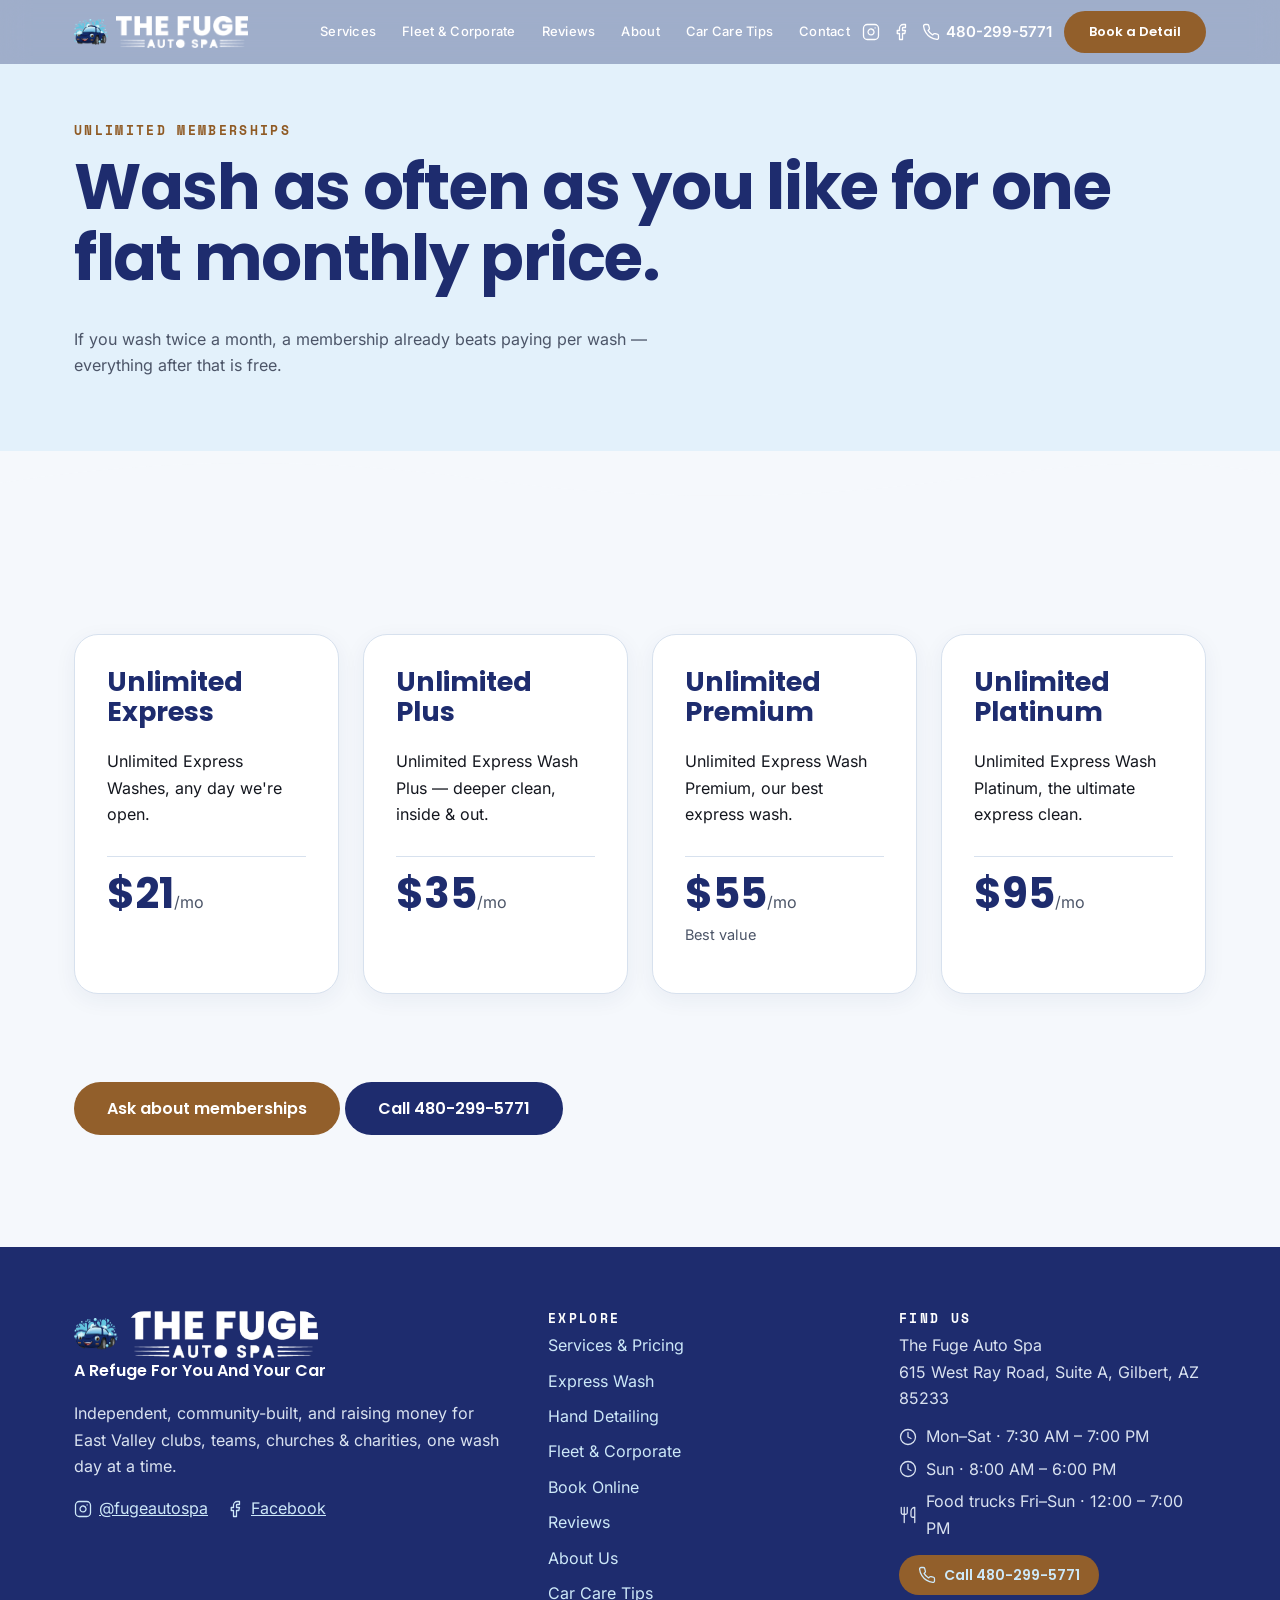
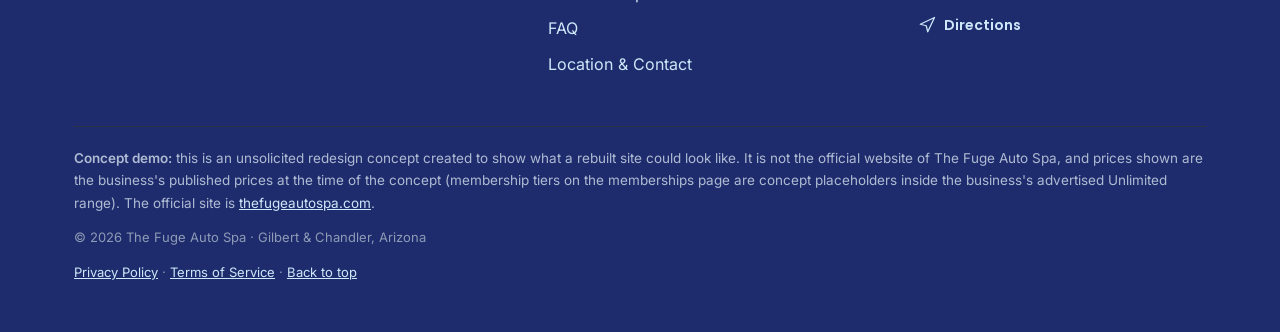
<file: memberships.html>
<!DOCTYPE html>
<html lang="en">
<head>
<meta charset="UTF-8">
<meta name="viewport" content="width=device-width, initial-scale=1">
<meta http-equiv="Content-Security-Policy" content="default-src 'self'; script-src 'self'; style-src 'self'; img-src 'self' data:; font-src 'self'; connect-src 'none'; form-action 'self' mailto:; object-src 'none'; base-uri 'self'; upgrade-insecure-requests">
<meta name="referrer" content="strict-origin-when-cross-origin">
<meta name="description" content="Unlimited wash memberships from $21/mo (concept tiers inside the published $21–$95 range). Concept demo.">
<title>Unlimited Memberships — The Fuge Auto Spa, Gilbert AZ (Concept Demo)</title>
<link rel="icon" href="assets/img/favicon.svg" type="image/svg+xml">
<link rel="preload" href="assets/fonts/poppins-700.woff2" as="font" type="font/woff2" crossorigin>
<link rel="stylesheet" href="css/styles.css?v=9">
</head>
<body id="top">
<a class="skip" href="#main">Skip to content</a>
<header class="site-header">
  <div class="wrap nav">
    <a class="logo" href="index.html"><img class="mark" src="assets/img/mark.png" alt="" width="44" height="32"><img class="wordmark" src="assets/img/wordmark-white.png" alt="The Fuge Auto Spa" width="170" height="42"><img class="wordmark-color" src="assets/img/wordmark.png" alt="" width="170" height="42"></a>
    <div class="nav-actions">
      <nav class="inline-nav" aria-label="Main">
        <a href="services.html">Services</a>
        <a href="fleet.html">Fleet &amp; Corporate</a>
        <a href="reviews.html">Reviews</a>
        <a href="about.html">About</a>
        <a href="car-care-tips.html">Car Care Tips</a>
        <a href="contact.html">Contact</a>
      </nav>
      <a class="nav-social" href="https://www.instagram.com/fugeautospa/" rel="noopener noreferrer" aria-label="The Fuge Auto Spa on Instagram"><svg viewBox="0 0 24 24" aria-hidden="true"><rect x="2" y="2" width="20" height="20" rx="5"/><path d="M16 11.37A4 4 0 1 1 12.63 8 4 4 0 0 1 16 11.37z"/><line x1="17.5" y1="6.5" x2="17.51" y2="6.5"/></svg></a>
      <a class="nav-social" href="https://www.facebook.com/thefugeautospa/" rel="noopener noreferrer" aria-label="The Fuge Auto Spa on Facebook"><svg viewBox="0 0 24 24" aria-hidden="true"><path d="M18 2h-3a5 5 0 0 0-5 5v3H7v4h3v8h4v-8h3l1-4h-4V7a1 1 0 0 1 1-1h3z"/></svg></a>
      <a class="nav-phone" href="tel:+14802995771"><svg viewBox="0 0 24 24" aria-hidden="true"><path d="M22 16.92v3a2 2 0 0 1-2.18 2 19.79 19.79 0 0 1-8.63-3.07 19.5 19.5 0 0 1-6-6 19.79 19.79 0 0 1-3.07-8.67A2 2 0 0 1 4.11 2h3a2 2 0 0 1 2 1.72c.127.96.361 1.903.7 2.81a2 2 0 0 1-.45 2.11L8.09 9.91a16 16 0 0 0 6 6l1.27-1.27a2 2 0 0 1 2.11-.45c.907.339 1.85.573 2.81.7A2 2 0 0 1 22 16.92z"/></svg>480-299-5771</a>
      <a class="btn btn-copper btn-nav" href="https://booksy.com/en-us/dl/show-business/1786393?utm_medium=c2c_referral" target="_blank" rel="noopener noreferrer">Book a Detail</a>
      <button class="menu-btn" id="menu-btn" type="button" aria-expanded="false" aria-controls="menu-panel" aria-label="Open menu"><span class="bars"><span></span><span></span><span></span></span></button>
    </div>
  </div>
  <div class="menu-panel" id="menu-panel">
    <div class="wrap">
      <nav aria-label="Main">
        <a href="services.html">Services</a>
        <a href="fleet.html">Fleet &amp; Corporate</a>
        <a href="reviews.html">Reviews</a>
        <a href="about.html">About</a>
        <a href="car-care-tips.html">Car Care Tips</a>
        <a href="contact.html">Contact</a>
        <a class="menu-book" href="https://booksy.com/en-us/dl/show-business/1786393?utm_medium=c2c_referral" target="_blank" rel="noopener noreferrer">Book a Detail</a>
      </nav>
      <div class="menu-foot">
        <div class="menu-socials">
          <a href="https://www.instagram.com/fugeautospa/" rel="noopener noreferrer" aria-label="The Fuge Auto Spa on Instagram"><svg viewBox="0 0 24 24" aria-hidden="true"><rect x="2" y="2" width="20" height="20" rx="5"/><path d="M16 11.37A4 4 0 1 1 12.63 8 4 4 0 0 1 16 11.37z"/><line x1="17.5" y1="6.5" x2="17.51" y2="6.5"/></svg></a>
          <a href="https://www.facebook.com/thefugeautospa/" rel="noopener noreferrer" aria-label="The Fuge Auto Spa on Facebook"><svg viewBox="0 0 24 24" aria-hidden="true"><path d="M18 2h-3a5 5 0 0 0-5 5v3H7v4h3v8h4v-8h3l1-4h-4V7a1 1 0 0 1 1-1h3z"/></svg></a>
        </div>
        <a class="btn btn-navy" href="tel:+14802995771"><svg viewBox="0 0 24 24" aria-hidden="true"><path d="M22 16.92v3a2 2 0 0 1-2.18 2 19.79 19.79 0 0 1-8.63-3.07 19.5 19.5 0 0 1-6-6 19.79 19.79 0 0 1-3.07-8.67A2 2 0 0 1 4.11 2h3a2 2 0 0 1 2 1.72c.127.96.361 1.903.7 2.81a2 2 0 0 1-.45 2.11L8.09 9.91a16 16 0 0 0 6 6l1.27-1.27a2 2 0 0 1 2.11-.45c.907.339 1.85.573 2.81.7A2 2 0 0 1 22 16.92z"/></svg>Call 480-299-5771</a>
        <a class="btn btn-ghost-dark" href="https://www.google.com/maps/search/?api=1&query=The%20Fuge%20Auto%20Spa%2C%20615%20W%20Ray%20Rd%20Suite%20A%2C%20Gilbert%2C%20AZ%2085233" rel="noopener noreferrer"><svg viewBox="0 0 24 24" aria-hidden="true"><polygon points="3 11 22 2 13 21 11 13 3 11"/></svg>Directions</a>
      </div>
    </div>
  </div>
</header>
<main id="main">
  <section class="page-head">
    <div class="wrap">
      <p class="eyebrow" data-reveal>Unlimited Memberships</p>
      <h1 data-reveal data-reveal-delay="1">Wash as often as you like for one flat monthly price.</h1>
      <p data-reveal data-reveal-delay="2">If you wash twice a month, a membership already beats paying per wash — everything after that is free.</p>
    </div>
  </section>
  <svg class="ripple" viewBox="0 0 1440 56" preserveAspectRatio="none" aria-hidden="true"><path d="M0 32 C 180 6, 360 6, 540 28 C 720 50, 900 50, 1080 28 C 1260 6, 1360 10, 1440 24 L1440 56 L0 56 Z"/></svg>
  <section class="section">
    <div class="wrap">
      <div class="cards">
        <article class="card" data-reveal data-reveal-delay="0"><h3>Unlimited Express</h3><p>Unlimited Express Washes, any day we're open.</p><p class="price">$21<span class="per">/mo</span></p></article>
        <article class="card" data-reveal data-reveal-delay="1"><h3>Unlimited Plus</h3><p>Unlimited Express Wash Plus — deeper clean, inside &amp; out.</p><p class="price">$35<span class="per">/mo</span></p></article>
        <article class="card" data-reveal data-reveal-delay="2"><h3>Unlimited Premium</h3><p>Unlimited Express Wash Premium, our best express wash.</p><p class="price">$55<span class="per">/mo</span></p><p class="card-note">Best value</p></article>
        <article class="card" data-reveal data-reveal-delay="3"><h3>Unlimited Platinum</h3><p>Unlimited Express Wash Platinum, the ultimate express clean.</p><p class="price">$95<span class="per">/mo</span></p></article>
      </div>
      <p class="note" data-reveal><strong>Demo note:</strong> tier names and prices above are concept placeholders inside the business's published Unlimited range of $21–$95/mo. Final tiers are set by the business. No contracts in this concept — cancel any time.</p>
      <p><a class="btn btn-copper" href="contact.html">Ask about memberships</a> <a class="btn btn-navy" href="tel:+14802995771">Call 480-299-5771</a></p>
    </div>
  </section>
</main>
<footer class="site-footer">
  <div class="wrap">
    <div class="footer-grid">
      <div>
        <div class="footer-brand"><img class="mark" src="assets/img/mark.png" alt="" width="44" height="32"><img class="wordmark" src="assets/img/wordmark-white.png" alt="The Fuge Auto Spa" width="190" height="47"></div>
        <p class="tagline">A Refuge For You And Your Car</p>
        <p>Independent, community-built, and raising money for East Valley clubs, teams, churches &amp; charities, one wash day at a time.</p>
        <p class="foot-socials"><a href="https://www.instagram.com/fugeautospa/" rel="noopener noreferrer"><svg viewBox="0 0 24 24" aria-hidden="true"><rect x="2" y="2" width="20" height="20" rx="5"/><path d="M16 11.37A4 4 0 1 1 12.63 8 4 4 0 0 1 16 11.37z"/><line x1="17.5" y1="6.5" x2="17.51" y2="6.5"/></svg>@fugeautospa</a> <a href="https://www.facebook.com/thefugeautospa/" rel="noopener noreferrer"><svg viewBox="0 0 24 24" aria-hidden="true"><path d="M18 2h-3a5 5 0 0 0-5 5v3H7v4h3v8h4v-8h3l1-4h-4V7a1 1 0 0 1 1-1h3z"/></svg>Facebook</a></p>
      </div>
      <div>
        <h3>Explore</h3>
        <ul class="foot-links">
          <li><a href="services.html">Services &amp; Pricing</a></li>
          <li><a href="express-wash.html">Express Wash</a></li>
          <li><a href="detailing.html">Hand Detailing</a></li>
          <li><a href="fleet.html">Fleet &amp; Corporate</a></li>
          <li><a href="book.html">Book Online</a></li>
          <li><a href="reviews.html">Reviews</a></li>
          <li><a href="about.html">About Us</a></li>
          <li><a href="car-care-tips.html">Car Care Tips</a></li>
          <li><a href="faq.html">FAQ</a></li>
          <li><a href="contact.html">Location &amp; Contact</a></li>
        </ul>
      </div>
      <div>
        <h3>Find us</h3>
        <address>The Fuge Auto Spa<br>615 West Ray Road, Suite A, Gilbert, AZ 85233</address>
        <ul class="hours-list">
          <li><svg viewBox="0 0 24 24" aria-hidden="true"><circle cx="12" cy="12" r="10"/><polyline points="12 6 12 12 16 14"/></svg>Mon–Sat · 7:30 AM – 7:00 PM</li>
          <li><svg viewBox="0 0 24 24" aria-hidden="true"><circle cx="12" cy="12" r="10"/><polyline points="12 6 12 12 16 14"/></svg>Sun · 8:00 AM – 6:00 PM</li>
          <li><svg viewBox="0 0 24 24" aria-hidden="true"><path d="M3 2v7c0 1.1.9 2 2 2h4a2 2 0 0 0 2-2V2"/><path d="M7 2v20"/><path d="M21 15V2a5 5 0 0 0-5 5v6c0 1.1.9 2 2 2h3Zm0 0v7"/></svg>Food trucks Fri–Sun · 12:00 – 7:00 PM</li>
        </ul>
        <p class="foot-ctas"><a class="btn btn-copper" href="tel:+14802995771"><svg viewBox="0 0 24 24" aria-hidden="true"><path d="M22 16.92v3a2 2 0 0 1-2.18 2 19.79 19.79 0 0 1-8.63-3.07 19.5 19.5 0 0 1-6-6 19.79 19.79 0 0 1-3.07-8.67A2 2 0 0 1 4.11 2h3a2 2 0 0 1 2 1.72c.127.96.361 1.903.7 2.81a2 2 0 0 1-.45 2.11L8.09 9.91a16 16 0 0 0 6 6l1.27-1.27a2 2 0 0 1 2.11-.45c.907.339 1.85.573 2.81.7A2 2 0 0 1 22 16.92z"/></svg>Call 480-299-5771</a> <a class="btn btn-ghost" href="https://www.google.com/maps/search/?api=1&query=The%20Fuge%20Auto%20Spa%2C%20615%20W%20Ray%20Rd%20Suite%20A%2C%20Gilbert%2C%20AZ%2085233" rel="noopener noreferrer"><svg viewBox="0 0 24 24" aria-hidden="true"><polygon points="3 11 22 2 13 21 11 13 3 11"/></svg>Directions</a></p>
      </div>
    </div>
    <p class="concept-note"><strong>Concept demo:</strong> this is an unsolicited redesign concept created to show what a rebuilt site could look like. It is not the official website of The Fuge Auto Spa, and prices shown are the business's published prices at the time of the concept (membership tiers on the memberships page are concept placeholders inside the business's advertised Unlimited range). The official site is <a href="https://www.thefugeautospa.com" rel="noopener noreferrer">thefugeautospa.com</a>.</p>
    <p class="fineprint">© 2026 The Fuge Auto Spa · Gilbert &amp; Chandler, Arizona</p>
    <p class="fineprint"><a href="privacy.html">Privacy Policy</a> · <a href="terms.html">Terms of Service</a> · <a href="#top">Back to top</a></p>
  </div>
</footer>
<div class="quick-actions">
  <a href="tel:+14802995771"><svg viewBox="0 0 24 24" aria-hidden="true"><path d="M22 16.92v3a2 2 0 0 1-2.18 2 19.79 19.79 0 0 1-8.63-3.07 19.5 19.5 0 0 1-6-6 19.79 19.79 0 0 1-3.07-8.67A2 2 0 0 1 4.11 2h3a2 2 0 0 1 2 1.72c.127.96.361 1.903.7 2.81a2 2 0 0 1-.45 2.11L8.09 9.91a16 16 0 0 0 6 6l1.27-1.27a2 2 0 0 1 2.11-.45c.907.339 1.85.573 2.81.7A2 2 0 0 1 22 16.92z"/></svg>Call</a>
  <span class="qa-divider" aria-hidden="true"></span>
  <a href="https://www.google.com/maps/search/?api=1&query=The%20Fuge%20Auto%20Spa%2C%20615%20W%20Ray%20Rd%20Suite%20A%2C%20Gilbert%2C%20AZ%2085233" rel="noopener noreferrer"><svg viewBox="0 0 24 24" aria-hidden="true"><polygon points="3 11 22 2 13 21 11 13 3 11"/></svg>Directions</a>
</div>
<script src="js/main.js?v=9"></script>
</body>
</html>
</file>
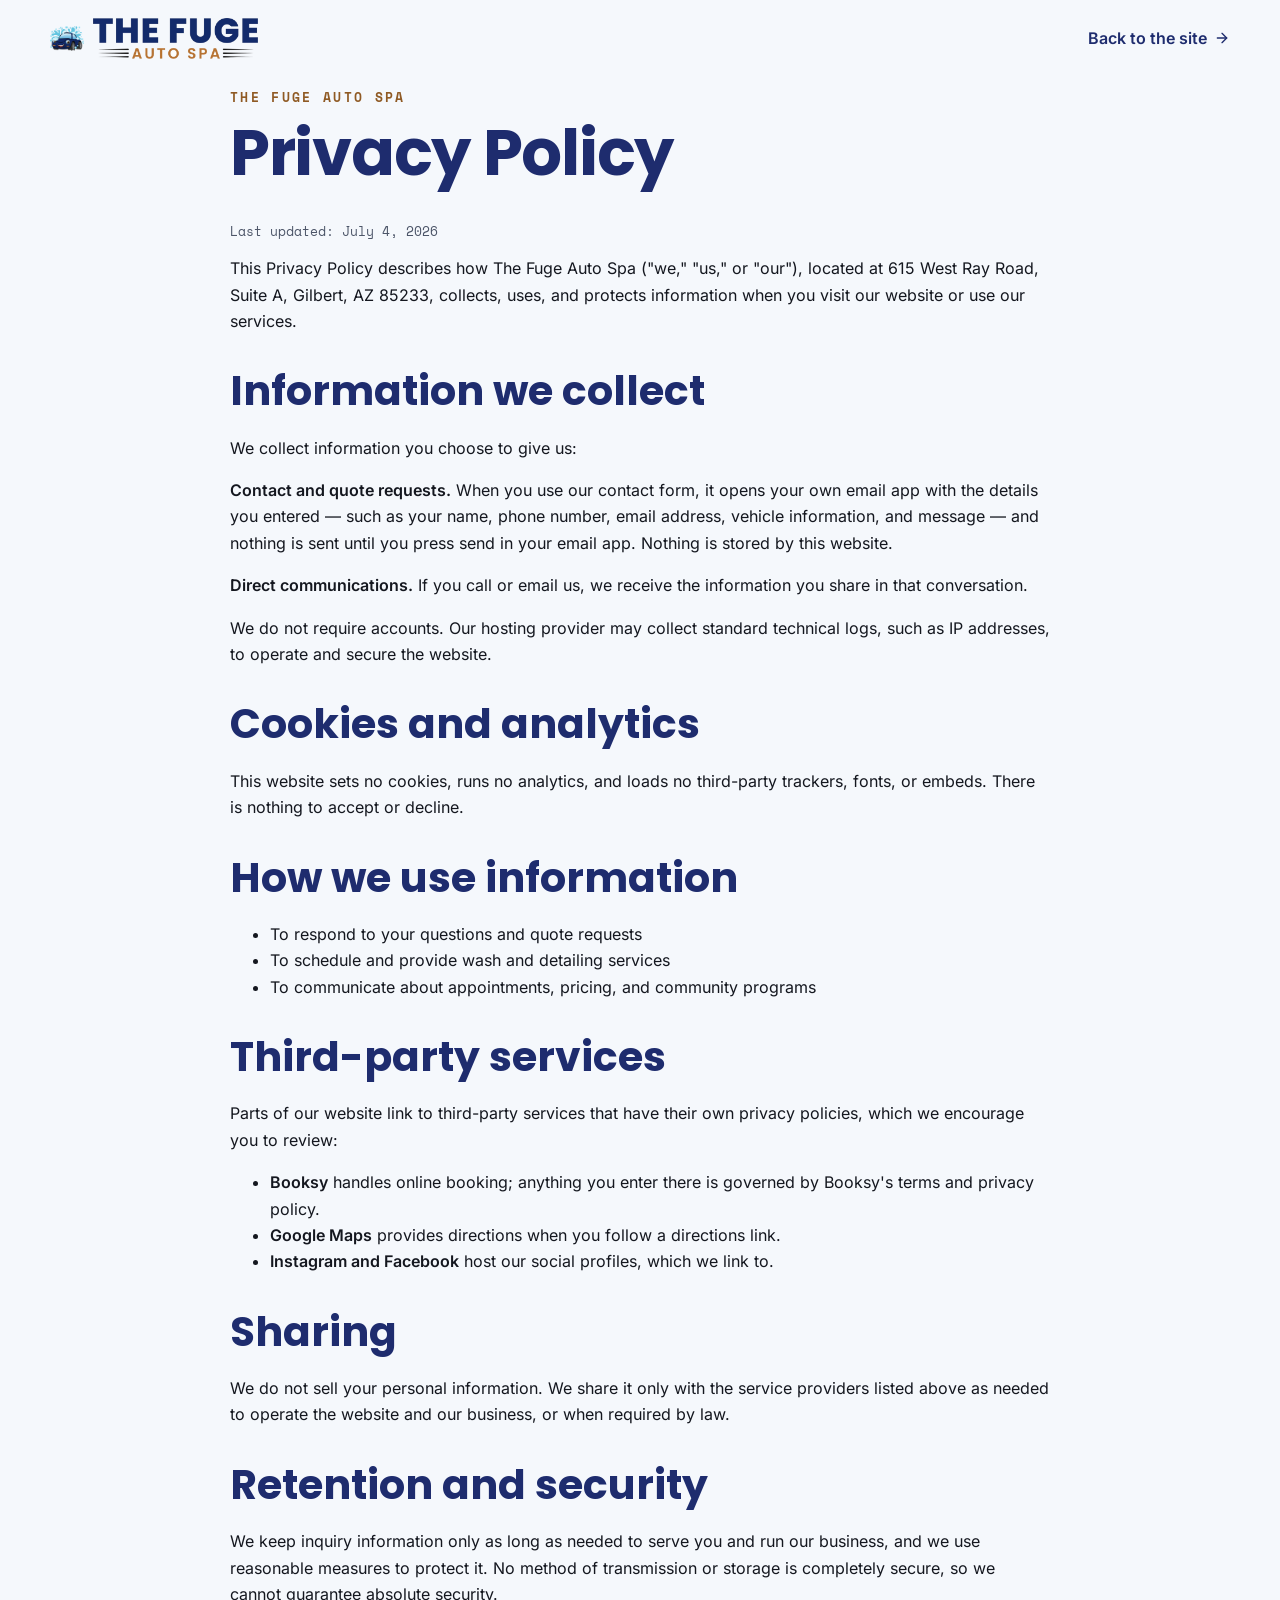
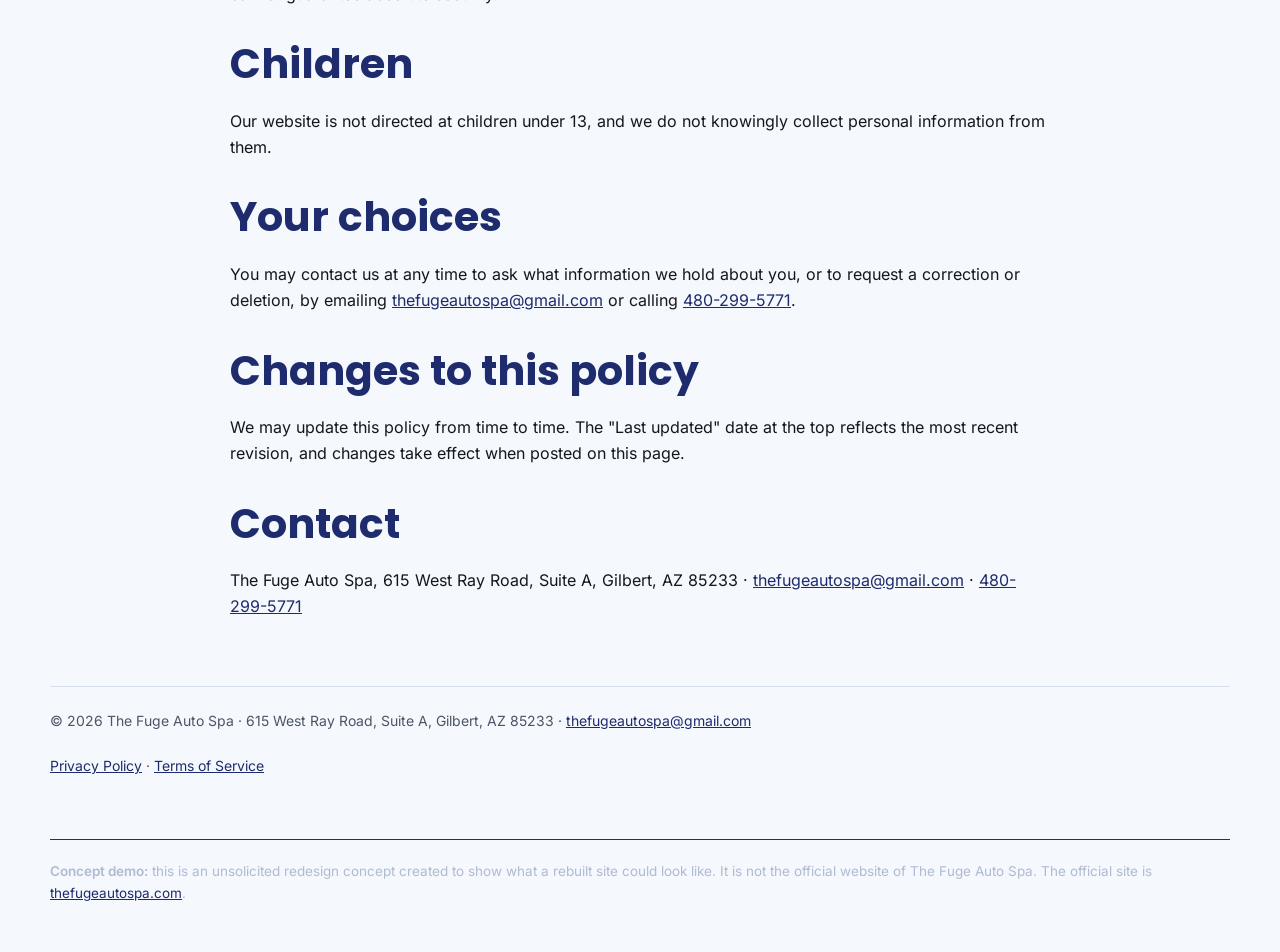
<file: privacy.html>
<!DOCTYPE html>
<html lang="en">
<head>
<meta charset="UTF-8">
<meta name="viewport" content="width=device-width, initial-scale=1">
<meta http-equiv="Content-Security-Policy" content="default-src 'self'; script-src 'self'; style-src 'self'; img-src 'self' data:; font-src 'self'; connect-src 'none'; form-action 'self' mailto:; object-src 'none'; base-uri 'self'; upgrade-insecure-requests">
<meta name="referrer" content="strict-origin-when-cross-origin">
<meta name="description" content="How The Fuge Auto Spa collects, uses, and protects your information. Concept demo.">
<title>Privacy Policy | The Fuge Auto Spa (Concept Demo)</title>
<link rel="icon" href="assets/img/favicon.svg" type="image/svg+xml">
<link rel="preload" href="assets/fonts/poppins-700.woff2" as="font" type="font/woff2" crossorigin>
<link rel="stylesheet" href="css/styles.css?v=9">
</head>
<body id="top">
<a class="skip" href="#main">Skip to content</a>
<header class="wrap legal-header">
  <a class="logo" href="index.html"><img class="mark" src="assets/img/mark.png" alt="" width="43" height="32"><img src="assets/img/wordmark.png" alt="The Fuge Auto Spa" width="165" height="41"></a>
  <a class="legal-back" href="index.html">Back to the site <svg viewBox="0 0 24 24" aria-hidden="true"><line x1="5" y1="12" x2="19" y2="12"/><polyline points="12 5 19 12 12 19"/></svg></a>
</header>
<main id="main" class="wrap legal-main">
<p class="eyebrow">The Fuge Auto Spa</p>
<h1>Privacy Policy</h1>
<p class="updated">Last updated: July 4, 2026</p>
<p>This Privacy Policy describes how The Fuge Auto Spa ("we," "us," or "our"), located at 615 West Ray Road, Suite A, Gilbert, AZ 85233, collects, uses, and protects information when you visit our website or use our services.</p>
<h2>Information we collect</h2>
<p>We collect information you choose to give us:</p>
<p><strong>Contact and quote requests.</strong> When you use our contact form, it opens your own email app with the details you entered — such as your name, phone number, email address, vehicle information, and message — and nothing is sent until you press send in your email app. Nothing is stored by this website.</p>
<p><strong>Direct communications.</strong> If you call or email us, we receive the information you share in that conversation.</p>
<p>We do not require accounts. Our hosting provider may collect standard technical logs, such as IP addresses, to operate and secure the website.</p>
<h2>Cookies and analytics</h2>
<p>This website sets no cookies, runs no analytics, and loads no third-party trackers, fonts, or embeds. There is nothing to accept or decline.</p>
<h2>How we use information</h2>
<ul>
<li>To respond to your questions and quote requests</li>
<li>To schedule and provide wash and detailing services</li>
<li>To communicate about appointments, pricing, and community programs</li>
</ul>
<h2>Third-party services</h2>
<p>Parts of our website link to third-party services that have their own privacy policies, which we encourage you to review:</p>
<ul>
<li><strong>Booksy</strong> handles online booking; anything you enter there is governed by Booksy's terms and privacy policy.</li>
<li><strong>Google Maps</strong> provides directions when you follow a directions link.</li>
<li><strong>Instagram and Facebook</strong> host our social profiles, which we link to.</li>
</ul>
<h2>Sharing</h2>
<p>We do not sell your personal information. We share it only with the service providers listed above as needed to operate the website and our business, or when required by law.</p>
<h2>Retention and security</h2>
<p>We keep inquiry information only as long as needed to serve you and run our business, and we use reasonable measures to protect it. No method of transmission or storage is completely secure, so we cannot guarantee absolute security.</p>
<h2>Children</h2>
<p>Our website is not directed at children under 13, and we do not knowingly collect personal information from them.</p>
<h2>Your choices</h2>
<p>You may contact us at any time to ask what information we hold about you, or to request a correction or deletion, by emailing <a href="mailto:thefugeautospa@gmail.com">thefugeautospa@gmail.com</a> or calling <a href="tel:+14802995771">480-299-5771</a>.</p>
<h2>Changes to this policy</h2>
<p>We may update this policy from time to time. The "Last updated" date at the top reflects the most recent revision, and changes take effect when posted on this page.</p>
<h2>Contact</h2>
<p>The Fuge Auto Spa, 615 West Ray Road, Suite A, Gilbert, AZ 85233 · <a href="mailto:thefugeautospa@gmail.com">thefugeautospa@gmail.com</a> · <a href="tel:+14802995771">480-299-5771</a></p>
</main>
<footer class="wrap legal-footer">
  <p>© 2026 The Fuge Auto Spa · 615 West Ray Road, Suite A, Gilbert, AZ 85233 · <a href="mailto:thefugeautospa@gmail.com">thefugeautospa@gmail.com</a></p>
  <p><a href="privacy.html">Privacy Policy</a> · <a href="terms.html">Terms of Service</a></p>
  <p class="concept-note"><strong>Concept demo:</strong> this is an unsolicited redesign concept created to show what a rebuilt site could look like. It is not the official website of The Fuge Auto Spa. The official site is <a href="https://www.thefugeautospa.com" rel="noopener noreferrer">thefugeautospa.com</a>.</p>
</footer>
</body>
</html>
</file>
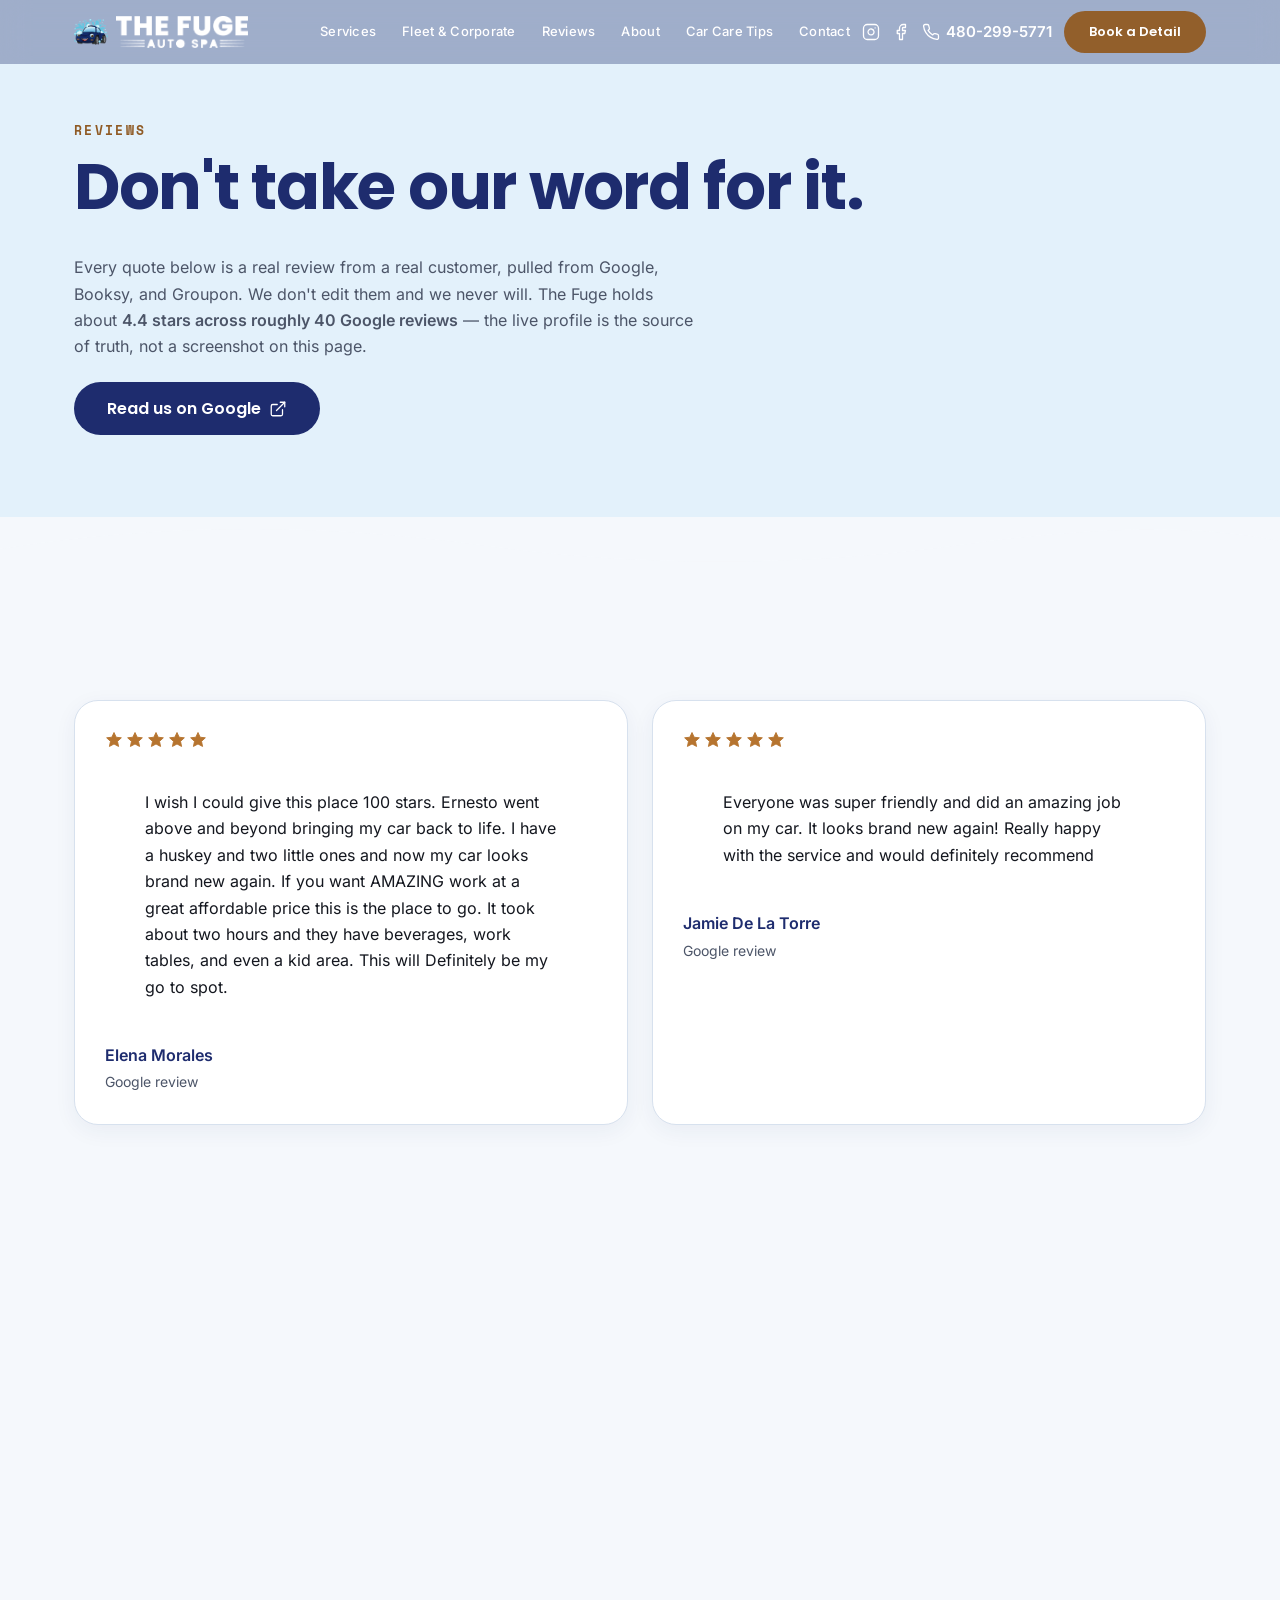
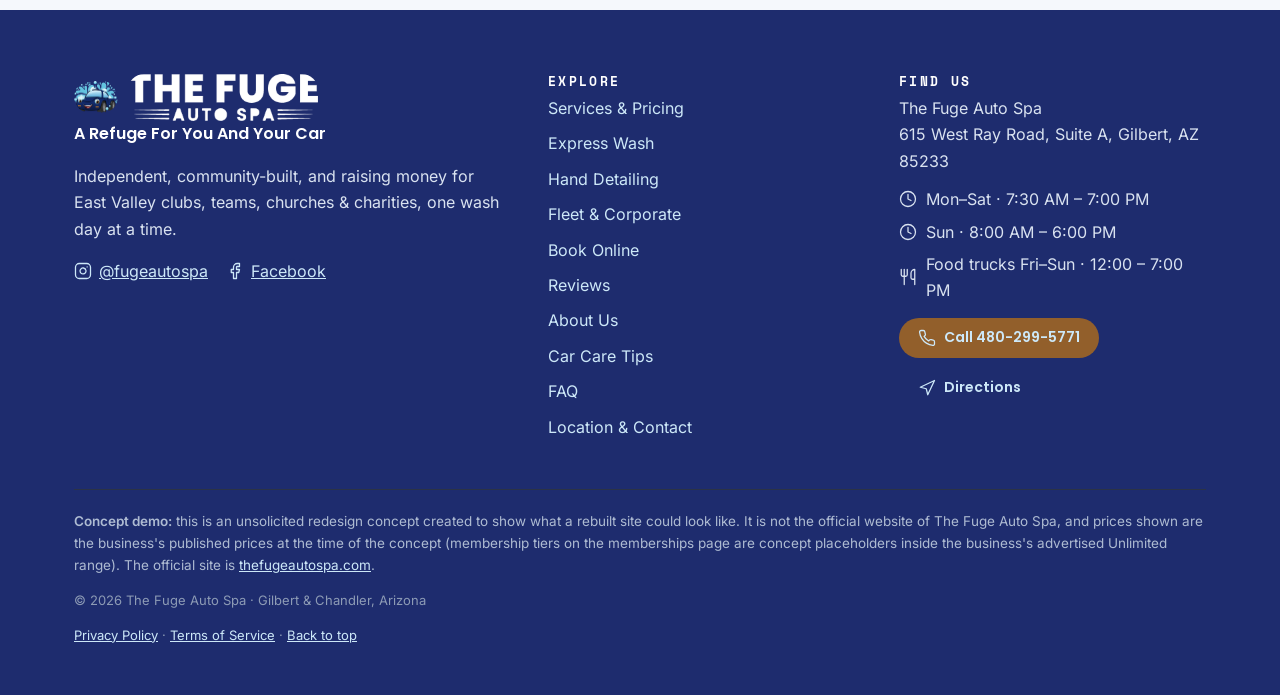
<file: reviews.html>
<!DOCTYPE html>
<html lang="en">
<head>
<meta charset="UTF-8">
<meta name="viewport" content="width=device-width, initial-scale=1">
<meta http-equiv="Content-Security-Policy" content="default-src 'self'; script-src 'self'; style-src 'self'; img-src 'self' data:; font-src 'self'; connect-src 'none'; form-action 'self' mailto:; object-src 'none'; base-uri 'self'; upgrade-insecure-requests">
<meta name="referrer" content="strict-origin-when-cross-origin">
<meta name="description" content="About 4.4 stars across roughly 40 Google reviews, with a link to the live profile. Concept demo.">
<title>Reviews &amp; Testimonials | The Fuge Auto Spa in Gilbert, AZ (Concept Demo)</title>
<link rel="icon" href="assets/img/favicon.svg" type="image/svg+xml">
<link rel="preload" href="assets/fonts/poppins-700.woff2" as="font" type="font/woff2" crossorigin>
<link rel="stylesheet" href="css/styles.css?v=9">
</head>
<body id="top">
<a class="skip" href="#main">Skip to content</a>
<header class="site-header">
  <div class="wrap nav">
    <a class="logo" href="index.html"><img class="mark" src="assets/img/mark.png" alt="" width="44" height="32"><img class="wordmark" src="assets/img/wordmark-white.png" alt="The Fuge Auto Spa" width="170" height="42"><img class="wordmark-color" src="assets/img/wordmark.png" alt="" width="170" height="42"></a>
    <div class="nav-actions">
      <nav class="inline-nav" aria-label="Main">
        <a href="services.html">Services</a>
        <a href="fleet.html">Fleet &amp; Corporate</a>
        <a href="reviews.html">Reviews</a>
        <a href="about.html">About</a>
        <a href="car-care-tips.html">Car Care Tips</a>
        <a href="contact.html">Contact</a>
      </nav>
      <a class="nav-social" href="https://www.instagram.com/fugeautospa/" rel="noopener noreferrer" aria-label="The Fuge Auto Spa on Instagram"><svg viewBox="0 0 24 24" aria-hidden="true"><rect x="2" y="2" width="20" height="20" rx="5"/><path d="M16 11.37A4 4 0 1 1 12.63 8 4 4 0 0 1 16 11.37z"/><line x1="17.5" y1="6.5" x2="17.51" y2="6.5"/></svg></a>
      <a class="nav-social" href="https://www.facebook.com/thefugeautospa/" rel="noopener noreferrer" aria-label="The Fuge Auto Spa on Facebook"><svg viewBox="0 0 24 24" aria-hidden="true"><path d="M18 2h-3a5 5 0 0 0-5 5v3H7v4h3v8h4v-8h3l1-4h-4V7a1 1 0 0 1 1-1h3z"/></svg></a>
      <a class="nav-phone" href="tel:+14802995771"><svg viewBox="0 0 24 24" aria-hidden="true"><path d="M22 16.92v3a2 2 0 0 1-2.18 2 19.79 19.79 0 0 1-8.63-3.07 19.5 19.5 0 0 1-6-6 19.79 19.79 0 0 1-3.07-8.67A2 2 0 0 1 4.11 2h3a2 2 0 0 1 2 1.72c.127.96.361 1.903.7 2.81a2 2 0 0 1-.45 2.11L8.09 9.91a16 16 0 0 0 6 6l1.27-1.27a2 2 0 0 1 2.11-.45c.907.339 1.85.573 2.81.7A2 2 0 0 1 22 16.92z"/></svg>480-299-5771</a>
      <a class="btn btn-copper btn-nav" href="https://booksy.com/en-us/dl/show-business/1786393?utm_medium=c2c_referral" target="_blank" rel="noopener noreferrer">Book a Detail</a>
      <button class="menu-btn" id="menu-btn" type="button" aria-expanded="false" aria-controls="menu-panel" aria-label="Open menu"><span class="bars"><span></span><span></span><span></span></span></button>
    </div>
  </div>
  <div class="menu-panel" id="menu-panel">
    <div class="wrap">
      <nav aria-label="Main">
        <a href="services.html">Services</a>
        <a href="fleet.html">Fleet &amp; Corporate</a>
        <a href="reviews.html">Reviews</a>
        <a href="about.html">About</a>
        <a href="car-care-tips.html">Car Care Tips</a>
        <a href="contact.html">Contact</a>
        <a class="menu-book" href="https://booksy.com/en-us/dl/show-business/1786393?utm_medium=c2c_referral" target="_blank" rel="noopener noreferrer">Book a Detail</a>
      </nav>
      <div class="menu-foot">
        <div class="menu-socials">
          <a href="https://www.instagram.com/fugeautospa/" rel="noopener noreferrer" aria-label="The Fuge Auto Spa on Instagram"><svg viewBox="0 0 24 24" aria-hidden="true"><rect x="2" y="2" width="20" height="20" rx="5"/><path d="M16 11.37A4 4 0 1 1 12.63 8 4 4 0 0 1 16 11.37z"/><line x1="17.5" y1="6.5" x2="17.51" y2="6.5"/></svg></a>
          <a href="https://www.facebook.com/thefugeautospa/" rel="noopener noreferrer" aria-label="The Fuge Auto Spa on Facebook"><svg viewBox="0 0 24 24" aria-hidden="true"><path d="M18 2h-3a5 5 0 0 0-5 5v3H7v4h3v8h4v-8h3l1-4h-4V7a1 1 0 0 1 1-1h3z"/></svg></a>
        </div>
        <a class="btn btn-navy" href="tel:+14802995771"><svg viewBox="0 0 24 24" aria-hidden="true"><path d="M22 16.92v3a2 2 0 0 1-2.18 2 19.79 19.79 0 0 1-8.63-3.07 19.5 19.5 0 0 1-6-6 19.79 19.79 0 0 1-3.07-8.67A2 2 0 0 1 4.11 2h3a2 2 0 0 1 2 1.72c.127.96.361 1.903.7 2.81a2 2 0 0 1-.45 2.11L8.09 9.91a16 16 0 0 0 6 6l1.27-1.27a2 2 0 0 1 2.11-.45c.907.339 1.85.573 2.81.7A2 2 0 0 1 22 16.92z"/></svg>Call 480-299-5771</a>
        <a class="btn btn-ghost-dark" href="https://www.google.com/maps/search/?api=1&query=The%20Fuge%20Auto%20Spa%2C%20615%20W%20Ray%20Rd%20Suite%20A%2C%20Gilbert%2C%20AZ%2085233" rel="noopener noreferrer"><svg viewBox="0 0 24 24" aria-hidden="true"><polygon points="3 11 22 2 13 21 11 13 3 11"/></svg>Directions</a>
      </div>
    </div>
  </div>
</header>
<main id="main">
  <section class="page-head">
    <div class="wrap">
      <p class="eyebrow" data-reveal>Reviews</p>
      <h1 data-reveal data-reveal-delay="1">Don't take our word for it.</h1>
      <p data-reveal data-reveal-delay="2">Every quote below is a real review from a real customer, pulled from Google, Booksy, and Groupon. We don't edit them and we never will. The Fuge holds about <strong>4.4 stars across roughly 40 Google reviews</strong> — the live profile is the source of truth, not a screenshot on this page.</p>
      <p class="cta-row" data-reveal data-reveal-delay="3"><a class="btn btn-navy" href="https://www.google.com/maps/search/?api=1&query=The%20Fuge%20Auto%20Spa%2C%20615%20W%20Ray%20Rd%20Suite%20A%2C%20Gilbert%2C%20AZ%2085233" rel="noopener noreferrer">Read us on Google <svg viewBox="0 0 24 24" aria-hidden="true"><path d="M18 13v6a2 2 0 0 1-2 2H5a2 2 0 0 1-2-2V8a2 2 0 0 1 2-2h6"/><polyline points="15 3 21 3 21 9"/><line x1="10" y1="14" x2="21" y2="3"/></svg></a></p>
    </div>
  </section>
  <svg class="ripple" viewBox="0 0 1440 56" preserveAspectRatio="none" aria-hidden="true"><path d="M0 32 C 180 6, 360 6, 540 28 C 720 50, 900 50, 1080 28 C 1260 6, 1360 10, 1440 24 L1440 56 L0 56 Z"/></svg>
  <section class="section">
    <div class="wrap">
      <div class="review-grid"><figure class="review" data-reveal data-reveal-delay="0"><div class="review-stars" aria-label="Rated 5 out of 5 stars"><svg viewBox="0 0 24 24" aria-hidden="true"><path d="M12 2l2.9 6.3 6.9.8-5.1 4.7 1.4 6.8L12 17.3 5.9 20.6l1.4-6.8L2.2 9.1l6.9-.8z"/></svg><svg viewBox="0 0 24 24" aria-hidden="true"><path d="M12 2l2.9 6.3 6.9.8-5.1 4.7 1.4 6.8L12 17.3 5.9 20.6l1.4-6.8L2.2 9.1l6.9-.8z"/></svg><svg viewBox="0 0 24 24" aria-hidden="true"><path d="M12 2l2.9 6.3 6.9.8-5.1 4.7 1.4 6.8L12 17.3 5.9 20.6l1.4-6.8L2.2 9.1l6.9-.8z"/></svg><svg viewBox="0 0 24 24" aria-hidden="true"><path d="M12 2l2.9 6.3 6.9.8-5.1 4.7 1.4 6.8L12 17.3 5.9 20.6l1.4-6.8L2.2 9.1l6.9-.8z"/></svg><svg viewBox="0 0 24 24" aria-hidden="true"><path d="M12 2l2.9 6.3 6.9.8-5.1 4.7 1.4 6.8L12 17.3 5.9 20.6l1.4-6.8L2.2 9.1l6.9-.8z"/></svg></div><blockquote><p>I wish I could give this place 100 stars. Ernesto went above and beyond bringing my car back to life. I have a huskey and two little ones and now my car looks brand new again. If you want AMAZING work at a great affordable price this is the place to go. It took about two hours and they have beverages, work tables, and even a kid area. This will Definitely be my go to spot.</p></blockquote><figcaption><span class="r-name">Elena Morales</span><span class="r-src">Google review</span></figcaption></figure><figure class="review" data-reveal data-reveal-delay="1"><div class="review-stars" aria-label="Rated 5 out of 5 stars"><svg viewBox="0 0 24 24" aria-hidden="true"><path d="M12 2l2.9 6.3 6.9.8-5.1 4.7 1.4 6.8L12 17.3 5.9 20.6l1.4-6.8L2.2 9.1l6.9-.8z"/></svg><svg viewBox="0 0 24 24" aria-hidden="true"><path d="M12 2l2.9 6.3 6.9.8-5.1 4.7 1.4 6.8L12 17.3 5.9 20.6l1.4-6.8L2.2 9.1l6.9-.8z"/></svg><svg viewBox="0 0 24 24" aria-hidden="true"><path d="M12 2l2.9 6.3 6.9.8-5.1 4.7 1.4 6.8L12 17.3 5.9 20.6l1.4-6.8L2.2 9.1l6.9-.8z"/></svg><svg viewBox="0 0 24 24" aria-hidden="true"><path d="M12 2l2.9 6.3 6.9.8-5.1 4.7 1.4 6.8L12 17.3 5.9 20.6l1.4-6.8L2.2 9.1l6.9-.8z"/></svg><svg viewBox="0 0 24 24" aria-hidden="true"><path d="M12 2l2.9 6.3 6.9.8-5.1 4.7 1.4 6.8L12 17.3 5.9 20.6l1.4-6.8L2.2 9.1l6.9-.8z"/></svg></div><blockquote><p>Everyone was super friendly and did an amazing job on my car. It looks brand new again! Really happy with the service and would definitely recommend</p></blockquote><figcaption><span class="r-name">Jamie De La Torre</span><span class="r-src">Google review</span></figcaption></figure><figure class="review" data-reveal data-reveal-delay="2"><div class="review-stars" aria-label="Rated 5 out of 5 stars"><svg viewBox="0 0 24 24" aria-hidden="true"><path d="M12 2l2.9 6.3 6.9.8-5.1 4.7 1.4 6.8L12 17.3 5.9 20.6l1.4-6.8L2.2 9.1l6.9-.8z"/></svg><svg viewBox="0 0 24 24" aria-hidden="true"><path d="M12 2l2.9 6.3 6.9.8-5.1 4.7 1.4 6.8L12 17.3 5.9 20.6l1.4-6.8L2.2 9.1l6.9-.8z"/></svg><svg viewBox="0 0 24 24" aria-hidden="true"><path d="M12 2l2.9 6.3 6.9.8-5.1 4.7 1.4 6.8L12 17.3 5.9 20.6l1.4-6.8L2.2 9.1l6.9-.8z"/></svg><svg viewBox="0 0 24 24" aria-hidden="true"><path d="M12 2l2.9 6.3 6.9.8-5.1 4.7 1.4 6.8L12 17.3 5.9 20.6l1.4-6.8L2.2 9.1l6.9-.8z"/></svg><svg viewBox="0 0 24 24" aria-hidden="true"><path d="M12 2l2.9 6.3 6.9.8-5.1 4.7 1.4 6.8L12 17.3 5.9 20.6l1.4-6.8L2.2 9.1l6.9-.8z"/></svg></div><blockquote><p>Wonderful place, owner is very friendly and staff here all did their work very nicely. My vehicle had much dirt inside, I drove half hour here and I got very satisfied with the service. It now looks super neat and clean from both inside and outside. Highly recommend this place to everyone.</p></blockquote><figcaption><span class="r-name">Chen</span><span class="r-src">Google review</span></figcaption></figure><figure class="review" data-reveal data-reveal-delay="3"><div class="review-stars" aria-label="Rated 5 out of 5 stars"><svg viewBox="0 0 24 24" aria-hidden="true"><path d="M12 2l2.9 6.3 6.9.8-5.1 4.7 1.4 6.8L12 17.3 5.9 20.6l1.4-6.8L2.2 9.1l6.9-.8z"/></svg><svg viewBox="0 0 24 24" aria-hidden="true"><path d="M12 2l2.9 6.3 6.9.8-5.1 4.7 1.4 6.8L12 17.3 5.9 20.6l1.4-6.8L2.2 9.1l6.9-.8z"/></svg><svg viewBox="0 0 24 24" aria-hidden="true"><path d="M12 2l2.9 6.3 6.9.8-5.1 4.7 1.4 6.8L12 17.3 5.9 20.6l1.4-6.8L2.2 9.1l6.9-.8z"/></svg><svg viewBox="0 0 24 24" aria-hidden="true"><path d="M12 2l2.9 6.3 6.9.8-5.1 4.7 1.4 6.8L12 17.3 5.9 20.6l1.4-6.8L2.2 9.1l6.9-.8z"/></svg><svg viewBox="0 0 24 24" aria-hidden="true"><path d="M12 2l2.9 6.3 6.9.8-5.1 4.7 1.4 6.8L12 17.3 5.9 20.6l1.4-6.8L2.2 9.1l6.9-.8z"/></svg></div><blockquote><p>Amazing! Ernesto really paid attention to detail- our car looks better than we thought it could!! They went above and beyond to make sure that we were taken care of. I would (and will!) recommend this to everybody! Great prices, great attention, went the extra mile. We will be back!</p></blockquote><figcaption><span class="r-name">Megan Hansen</span><span class="r-src">Google review</span></figcaption></figure><figure class="review" data-reveal data-reveal-delay="0"><div class="review-stars" aria-label="Rated 5 out of 5 stars"><svg viewBox="0 0 24 24" aria-hidden="true"><path d="M12 2l2.9 6.3 6.9.8-5.1 4.7 1.4 6.8L12 17.3 5.9 20.6l1.4-6.8L2.2 9.1l6.9-.8z"/></svg><svg viewBox="0 0 24 24" aria-hidden="true"><path d="M12 2l2.9 6.3 6.9.8-5.1 4.7 1.4 6.8L12 17.3 5.9 20.6l1.4-6.8L2.2 9.1l6.9-.8z"/></svg><svg viewBox="0 0 24 24" aria-hidden="true"><path d="M12 2l2.9 6.3 6.9.8-5.1 4.7 1.4 6.8L12 17.3 5.9 20.6l1.4-6.8L2.2 9.1l6.9-.8z"/></svg><svg viewBox="0 0 24 24" aria-hidden="true"><path d="M12 2l2.9 6.3 6.9.8-5.1 4.7 1.4 6.8L12 17.3 5.9 20.6l1.4-6.8L2.2 9.1l6.9-.8z"/></svg><svg viewBox="0 0 24 24" aria-hidden="true"><path d="M12 2l2.9 6.3 6.9.8-5.1 4.7 1.4 6.8L12 17.3 5.9 20.6l1.4-6.8L2.2 9.1l6.9-.8z"/></svg></div><blockquote><p>Extremely well done! I met the owner, she was awesome! My car looked better than it has in a very long time.</p></blockquote><figcaption><span class="r-name">Jim</span><span class="r-src">Booksy review</span></figcaption></figure><figure class="review" data-reveal data-reveal-delay="1"><div class="review-stars" aria-label="Rated 5 out of 5 stars"><svg viewBox="0 0 24 24" aria-hidden="true"><path d="M12 2l2.9 6.3 6.9.8-5.1 4.7 1.4 6.8L12 17.3 5.9 20.6l1.4-6.8L2.2 9.1l6.9-.8z"/></svg><svg viewBox="0 0 24 24" aria-hidden="true"><path d="M12 2l2.9 6.3 6.9.8-5.1 4.7 1.4 6.8L12 17.3 5.9 20.6l1.4-6.8L2.2 9.1l6.9-.8z"/></svg><svg viewBox="0 0 24 24" aria-hidden="true"><path d="M12 2l2.9 6.3 6.9.8-5.1 4.7 1.4 6.8L12 17.3 5.9 20.6l1.4-6.8L2.2 9.1l6.9-.8z"/></svg><svg viewBox="0 0 24 24" aria-hidden="true"><path d="M12 2l2.9 6.3 6.9.8-5.1 4.7 1.4 6.8L12 17.3 5.9 20.6l1.4-6.8L2.2 9.1l6.9-.8z"/></svg><svg viewBox="0 0 24 24" aria-hidden="true"><path d="M12 2l2.9 6.3 6.9.8-5.1 4.7 1.4 6.8L12 17.3 5.9 20.6l1.4-6.8L2.2 9.1l6.9-.8z"/></svg></div><blockquote><p>Best carwash I've ever been to in my 45 years.</p></blockquote><figcaption><span class="r-name">Tammy</span><span class="r-src">Booksy review</span></figcaption></figure><figure class="review" data-reveal data-reveal-delay="2"><div class="review-stars" aria-label="Rated 5 out of 5 stars"><svg viewBox="0 0 24 24" aria-hidden="true"><path d="M12 2l2.9 6.3 6.9.8-5.1 4.7 1.4 6.8L12 17.3 5.9 20.6l1.4-6.8L2.2 9.1l6.9-.8z"/></svg><svg viewBox="0 0 24 24" aria-hidden="true"><path d="M12 2l2.9 6.3 6.9.8-5.1 4.7 1.4 6.8L12 17.3 5.9 20.6l1.4-6.8L2.2 9.1l6.9-.8z"/></svg><svg viewBox="0 0 24 24" aria-hidden="true"><path d="M12 2l2.9 6.3 6.9.8-5.1 4.7 1.4 6.8L12 17.3 5.9 20.6l1.4-6.8L2.2 9.1l6.9-.8z"/></svg><svg viewBox="0 0 24 24" aria-hidden="true"><path d="M12 2l2.9 6.3 6.9.8-5.1 4.7 1.4 6.8L12 17.3 5.9 20.6l1.4-6.8L2.2 9.1l6.9-.8z"/></svg><svg viewBox="0 0 24 24" aria-hidden="true"><path d="M12 2l2.9 6.3 6.9.8-5.1 4.7 1.4 6.8L12 17.3 5.9 20.6l1.4-6.8L2.2 9.1l6.9-.8z"/></svg></div><blockquote><p>This car spa just opened up. Was helped by the owner, very friendly, Thomas did excellent job finishing up my car.</p></blockquote><figcaption><span class="r-name">Kathy</span><span class="r-src">Booksy review</span></figcaption></figure><figure class="review" data-reveal data-reveal-delay="3"><div class="review-stars" aria-label="Rated 5 out of 5 stars"><svg viewBox="0 0 24 24" aria-hidden="true"><path d="M12 2l2.9 6.3 6.9.8-5.1 4.7 1.4 6.8L12 17.3 5.9 20.6l1.4-6.8L2.2 9.1l6.9-.8z"/></svg><svg viewBox="0 0 24 24" aria-hidden="true"><path d="M12 2l2.9 6.3 6.9.8-5.1 4.7 1.4 6.8L12 17.3 5.9 20.6l1.4-6.8L2.2 9.1l6.9-.8z"/></svg><svg viewBox="0 0 24 24" aria-hidden="true"><path d="M12 2l2.9 6.3 6.9.8-5.1 4.7 1.4 6.8L12 17.3 5.9 20.6l1.4-6.8L2.2 9.1l6.9-.8z"/></svg><svg viewBox="0 0 24 24" aria-hidden="true"><path d="M12 2l2.9 6.3 6.9.8-5.1 4.7 1.4 6.8L12 17.3 5.9 20.6l1.4-6.8L2.2 9.1l6.9-.8z"/></svg><svg viewBox="0 0 24 24" aria-hidden="true"><path d="M12 2l2.9 6.3 6.9.8-5.1 4.7 1.4 6.8L12 17.3 5.9 20.6l1.4-6.8L2.2 9.1l6.9-.8z"/></svg></div><blockquote><p>randomly went in, my car is so clean now, did the interior and all that</p></blockquote><figcaption><span class="r-name">Ant</span><span class="r-src">Booksy review</span></figcaption></figure><figure class="review" data-reveal data-reveal-delay="0"><div class="review-stars" aria-label="Rated 5 out of 5 stars"><svg viewBox="0 0 24 24" aria-hidden="true"><path d="M12 2l2.9 6.3 6.9.8-5.1 4.7 1.4 6.8L12 17.3 5.9 20.6l1.4-6.8L2.2 9.1l6.9-.8z"/></svg><svg viewBox="0 0 24 24" aria-hidden="true"><path d="M12 2l2.9 6.3 6.9.8-5.1 4.7 1.4 6.8L12 17.3 5.9 20.6l1.4-6.8L2.2 9.1l6.9-.8z"/></svg><svg viewBox="0 0 24 24" aria-hidden="true"><path d="M12 2l2.9 6.3 6.9.8-5.1 4.7 1.4 6.8L12 17.3 5.9 20.6l1.4-6.8L2.2 9.1l6.9-.8z"/></svg><svg viewBox="0 0 24 24" aria-hidden="true"><path d="M12 2l2.9 6.3 6.9.8-5.1 4.7 1.4 6.8L12 17.3 5.9 20.6l1.4-6.8L2.2 9.1l6.9-.8z"/></svg><svg viewBox="0 0 24 24" aria-hidden="true"><path d="M12 2l2.9 6.3 6.9.8-5.1 4.7 1.4 6.8L12 17.3 5.9 20.6l1.4-6.8L2.2 9.1l6.9-.8z"/></svg></div><blockquote><p>Worth it to have someone else with the right equipment attack your car, shampoo, clean vinyl, dash, doors, etc, and get it looking new inside again!</p></blockquote><figcaption><span class="r-name">Joanna</span><span class="r-src">Groupon review</span></figcaption></figure><figure class="review" data-reveal data-reveal-delay="1"><div class="review-stars" aria-label="Rated 5 out of 5 stars"><svg viewBox="0 0 24 24" aria-hidden="true"><path d="M12 2l2.9 6.3 6.9.8-5.1 4.7 1.4 6.8L12 17.3 5.9 20.6l1.4-6.8L2.2 9.1l6.9-.8z"/></svg><svg viewBox="0 0 24 24" aria-hidden="true"><path d="M12 2l2.9 6.3 6.9.8-5.1 4.7 1.4 6.8L12 17.3 5.9 20.6l1.4-6.8L2.2 9.1l6.9-.8z"/></svg><svg viewBox="0 0 24 24" aria-hidden="true"><path d="M12 2l2.9 6.3 6.9.8-5.1 4.7 1.4 6.8L12 17.3 5.9 20.6l1.4-6.8L2.2 9.1l6.9-.8z"/></svg><svg viewBox="0 0 24 24" aria-hidden="true"><path d="M12 2l2.9 6.3 6.9.8-5.1 4.7 1.4 6.8L12 17.3 5.9 20.6l1.4-6.8L2.2 9.1l6.9-.8z"/></svg><svg viewBox="0 0 24 24" aria-hidden="true"><path d="M12 2l2.9 6.3 6.9.8-5.1 4.7 1.4 6.8L12 17.3 5.9 20.6l1.4-6.8L2.2 9.1l6.9-.8z"/></svg></div><blockquote><p>This is a refreshing car wash. They went above and beyond what the Groupon said and while waiting it's quite the pleasant experience.</p></blockquote><figcaption><span class="r-name">Sondra</span><span class="r-src">Groupon review</span></figcaption></figure><figure class="review" data-reveal data-reveal-delay="2"><div class="review-stars" aria-label="Rated 5 out of 5 stars"><svg viewBox="0 0 24 24" aria-hidden="true"><path d="M12 2l2.9 6.3 6.9.8-5.1 4.7 1.4 6.8L12 17.3 5.9 20.6l1.4-6.8L2.2 9.1l6.9-.8z"/></svg><svg viewBox="0 0 24 24" aria-hidden="true"><path d="M12 2l2.9 6.3 6.9.8-5.1 4.7 1.4 6.8L12 17.3 5.9 20.6l1.4-6.8L2.2 9.1l6.9-.8z"/></svg><svg viewBox="0 0 24 24" aria-hidden="true"><path d="M12 2l2.9 6.3 6.9.8-5.1 4.7 1.4 6.8L12 17.3 5.9 20.6l1.4-6.8L2.2 9.1l6.9-.8z"/></svg><svg viewBox="0 0 24 24" aria-hidden="true"><path d="M12 2l2.9 6.3 6.9.8-5.1 4.7 1.4 6.8L12 17.3 5.9 20.6l1.4-6.8L2.2 9.1l6.9-.8z"/></svg><svg viewBox="0 0 24 24" aria-hidden="true"><path d="M12 2l2.9 6.3 6.9.8-5.1 4.7 1.4 6.8L12 17.3 5.9 20.6l1.4-6.8L2.2 9.1l6.9-.8z"/></svg></div><blockquote><p>They went above and beyond expectation!</p></blockquote><figcaption><span class="r-name">Kali</span><span class="r-src">Groupon review</span></figcaption></figure><figure class="review" data-reveal data-reveal-delay="3"><div class="review-stars" aria-label="Rated 5 out of 5 stars"><svg viewBox="0 0 24 24" aria-hidden="true"><path d="M12 2l2.9 6.3 6.9.8-5.1 4.7 1.4 6.8L12 17.3 5.9 20.6l1.4-6.8L2.2 9.1l6.9-.8z"/></svg><svg viewBox="0 0 24 24" aria-hidden="true"><path d="M12 2l2.9 6.3 6.9.8-5.1 4.7 1.4 6.8L12 17.3 5.9 20.6l1.4-6.8L2.2 9.1l6.9-.8z"/></svg><svg viewBox="0 0 24 24" aria-hidden="true"><path d="M12 2l2.9 6.3 6.9.8-5.1 4.7 1.4 6.8L12 17.3 5.9 20.6l1.4-6.8L2.2 9.1l6.9-.8z"/></svg><svg viewBox="0 0 24 24" aria-hidden="true"><path d="M12 2l2.9 6.3 6.9.8-5.1 4.7 1.4 6.8L12 17.3 5.9 20.6l1.4-6.8L2.2 9.1l6.9-.8z"/></svg><svg viewBox="0 0 24 24" aria-hidden="true"><path d="M12 2l2.9 6.3 6.9.8-5.1 4.7 1.4 6.8L12 17.3 5.9 20.6l1.4-6.8L2.2 9.1l6.9-.8z"/></svg></div><blockquote><p>Did a great job!!! Great customer service.</p></blockquote><figcaption><span class="r-name">Sandra</span><span class="r-src">Groupon review</span></figcaption></figure></div>
      <div class="card review-cta" data-reveal>
        <h2>Been in recently?</h2>
        <p>Reviews are how a small, independent shop gets found. If we earned five stars, two minutes of your time means the world to us.</p>
        <p class="cta-row"><a class="btn btn-navy" href="https://www.google.com/maps/search/?api=1&query=The%20Fuge%20Auto%20Spa%2C%20615%20W%20Ray%20Rd%20Suite%20A%2C%20Gilbert%2C%20AZ%2085233" rel="noopener noreferrer">Review us on Google <svg viewBox="0 0 24 24" aria-hidden="true"><line x1="5" y1="12" x2="19" y2="12"/><polyline points="12 5 19 12 12 19"/></svg></a> <a class="btn btn-ghost-dark" href="https://booksy.com/en-us/dl/show-business/1786393?utm_medium=c2c_referral" target="_blank" rel="noopener noreferrer">Review us on Booksy <svg viewBox="0 0 24 24" aria-hidden="true"><line x1="5" y1="12" x2="19" y2="12"/><polyline points="12 5 19 12 12 19"/></svg></a></p>
      </div>
      <p class="note" data-reveal>Quotes above are from the business's public Google, Booksy, and Groupon profiles. Counts and ratings change — check the live listings for the current aggregate.</p>
    </div>
  </section>
</main>
<footer class="site-footer">
  <div class="wrap">
    <div class="footer-grid">
      <div>
        <div class="footer-brand"><img class="mark" src="assets/img/mark.png" alt="" width="44" height="32"><img class="wordmark" src="assets/img/wordmark-white.png" alt="The Fuge Auto Spa" width="190" height="47"></div>
        <p class="tagline">A Refuge For You And Your Car</p>
        <p>Independent, community-built, and raising money for East Valley clubs, teams, churches &amp; charities, one wash day at a time.</p>
        <p class="foot-socials"><a href="https://www.instagram.com/fugeautospa/" rel="noopener noreferrer"><svg viewBox="0 0 24 24" aria-hidden="true"><rect x="2" y="2" width="20" height="20" rx="5"/><path d="M16 11.37A4 4 0 1 1 12.63 8 4 4 0 0 1 16 11.37z"/><line x1="17.5" y1="6.5" x2="17.51" y2="6.5"/></svg>@fugeautospa</a> <a href="https://www.facebook.com/thefugeautospa/" rel="noopener noreferrer"><svg viewBox="0 0 24 24" aria-hidden="true"><path d="M18 2h-3a5 5 0 0 0-5 5v3H7v4h3v8h4v-8h3l1-4h-4V7a1 1 0 0 1 1-1h3z"/></svg>Facebook</a></p>
      </div>
      <div>
        <h3>Explore</h3>
        <ul class="foot-links">
          <li><a href="services.html">Services &amp; Pricing</a></li>
          <li><a href="express-wash.html">Express Wash</a></li>
          <li><a href="detailing.html">Hand Detailing</a></li>
          <li><a href="fleet.html">Fleet &amp; Corporate</a></li>
          <li><a href="book.html">Book Online</a></li>
          <li><a href="reviews.html">Reviews</a></li>
          <li><a href="about.html">About Us</a></li>
          <li><a href="car-care-tips.html">Car Care Tips</a></li>
          <li><a href="faq.html">FAQ</a></li>
          <li><a href="contact.html">Location &amp; Contact</a></li>
        </ul>
      </div>
      <div>
        <h3>Find us</h3>
        <address>The Fuge Auto Spa<br>615 West Ray Road, Suite A, Gilbert, AZ 85233</address>
        <ul class="hours-list">
          <li><svg viewBox="0 0 24 24" aria-hidden="true"><circle cx="12" cy="12" r="10"/><polyline points="12 6 12 12 16 14"/></svg>Mon–Sat · 7:30 AM – 7:00 PM</li>
          <li><svg viewBox="0 0 24 24" aria-hidden="true"><circle cx="12" cy="12" r="10"/><polyline points="12 6 12 12 16 14"/></svg>Sun · 8:00 AM – 6:00 PM</li>
          <li><svg viewBox="0 0 24 24" aria-hidden="true"><path d="M3 2v7c0 1.1.9 2 2 2h4a2 2 0 0 0 2-2V2"/><path d="M7 2v20"/><path d="M21 15V2a5 5 0 0 0-5 5v6c0 1.1.9 2 2 2h3Zm0 0v7"/></svg>Food trucks Fri–Sun · 12:00 – 7:00 PM</li>
        </ul>
        <p class="foot-ctas"><a class="btn btn-copper" href="tel:+14802995771"><svg viewBox="0 0 24 24" aria-hidden="true"><path d="M22 16.92v3a2 2 0 0 1-2.18 2 19.79 19.79 0 0 1-8.63-3.07 19.5 19.5 0 0 1-6-6 19.79 19.79 0 0 1-3.07-8.67A2 2 0 0 1 4.11 2h3a2 2 0 0 1 2 1.72c.127.96.361 1.903.7 2.81a2 2 0 0 1-.45 2.11L8.09 9.91a16 16 0 0 0 6 6l1.27-1.27a2 2 0 0 1 2.11-.45c.907.339 1.85.573 2.81.7A2 2 0 0 1 22 16.92z"/></svg>Call 480-299-5771</a> <a class="btn btn-ghost" href="https://www.google.com/maps/search/?api=1&query=The%20Fuge%20Auto%20Spa%2C%20615%20W%20Ray%20Rd%20Suite%20A%2C%20Gilbert%2C%20AZ%2085233" rel="noopener noreferrer"><svg viewBox="0 0 24 24" aria-hidden="true"><polygon points="3 11 22 2 13 21 11 13 3 11"/></svg>Directions</a></p>
      </div>
    </div>
    <p class="concept-note"><strong>Concept demo:</strong> this is an unsolicited redesign concept created to show what a rebuilt site could look like. It is not the official website of The Fuge Auto Spa, and prices shown are the business's published prices at the time of the concept (membership tiers on the memberships page are concept placeholders inside the business's advertised Unlimited range). The official site is <a href="https://www.thefugeautospa.com" rel="noopener noreferrer">thefugeautospa.com</a>.</p>
    <p class="fineprint">© 2026 The Fuge Auto Spa · Gilbert &amp; Chandler, Arizona</p>
    <p class="fineprint"><a href="privacy.html">Privacy Policy</a> · <a href="terms.html">Terms of Service</a> · <a href="#top">Back to top</a></p>
  </div>
</footer>
<div class="quick-actions">
  <a href="tel:+14802995771"><svg viewBox="0 0 24 24" aria-hidden="true"><path d="M22 16.92v3a2 2 0 0 1-2.18 2 19.79 19.79 0 0 1-8.63-3.07 19.5 19.5 0 0 1-6-6 19.79 19.79 0 0 1-3.07-8.67A2 2 0 0 1 4.11 2h3a2 2 0 0 1 2 1.72c.127.96.361 1.903.7 2.81a2 2 0 0 1-.45 2.11L8.09 9.91a16 16 0 0 0 6 6l1.27-1.27a2 2 0 0 1 2.11-.45c.907.339 1.85.573 2.81.7A2 2 0 0 1 22 16.92z"/></svg>Call</a>
  <span class="qa-divider" aria-hidden="true"></span>
  <a href="https://www.google.com/maps/search/?api=1&query=The%20Fuge%20Auto%20Spa%2C%20615%20W%20Ray%20Rd%20Suite%20A%2C%20Gilbert%2C%20AZ%2085233" rel="noopener noreferrer"><svg viewBox="0 0 24 24" aria-hidden="true"><polygon points="3 11 22 2 13 21 11 13 3 11"/></svg>Directions</a>
</div>
<script src="js/main.js?v=9"></script>
</body>
</html>
</file>
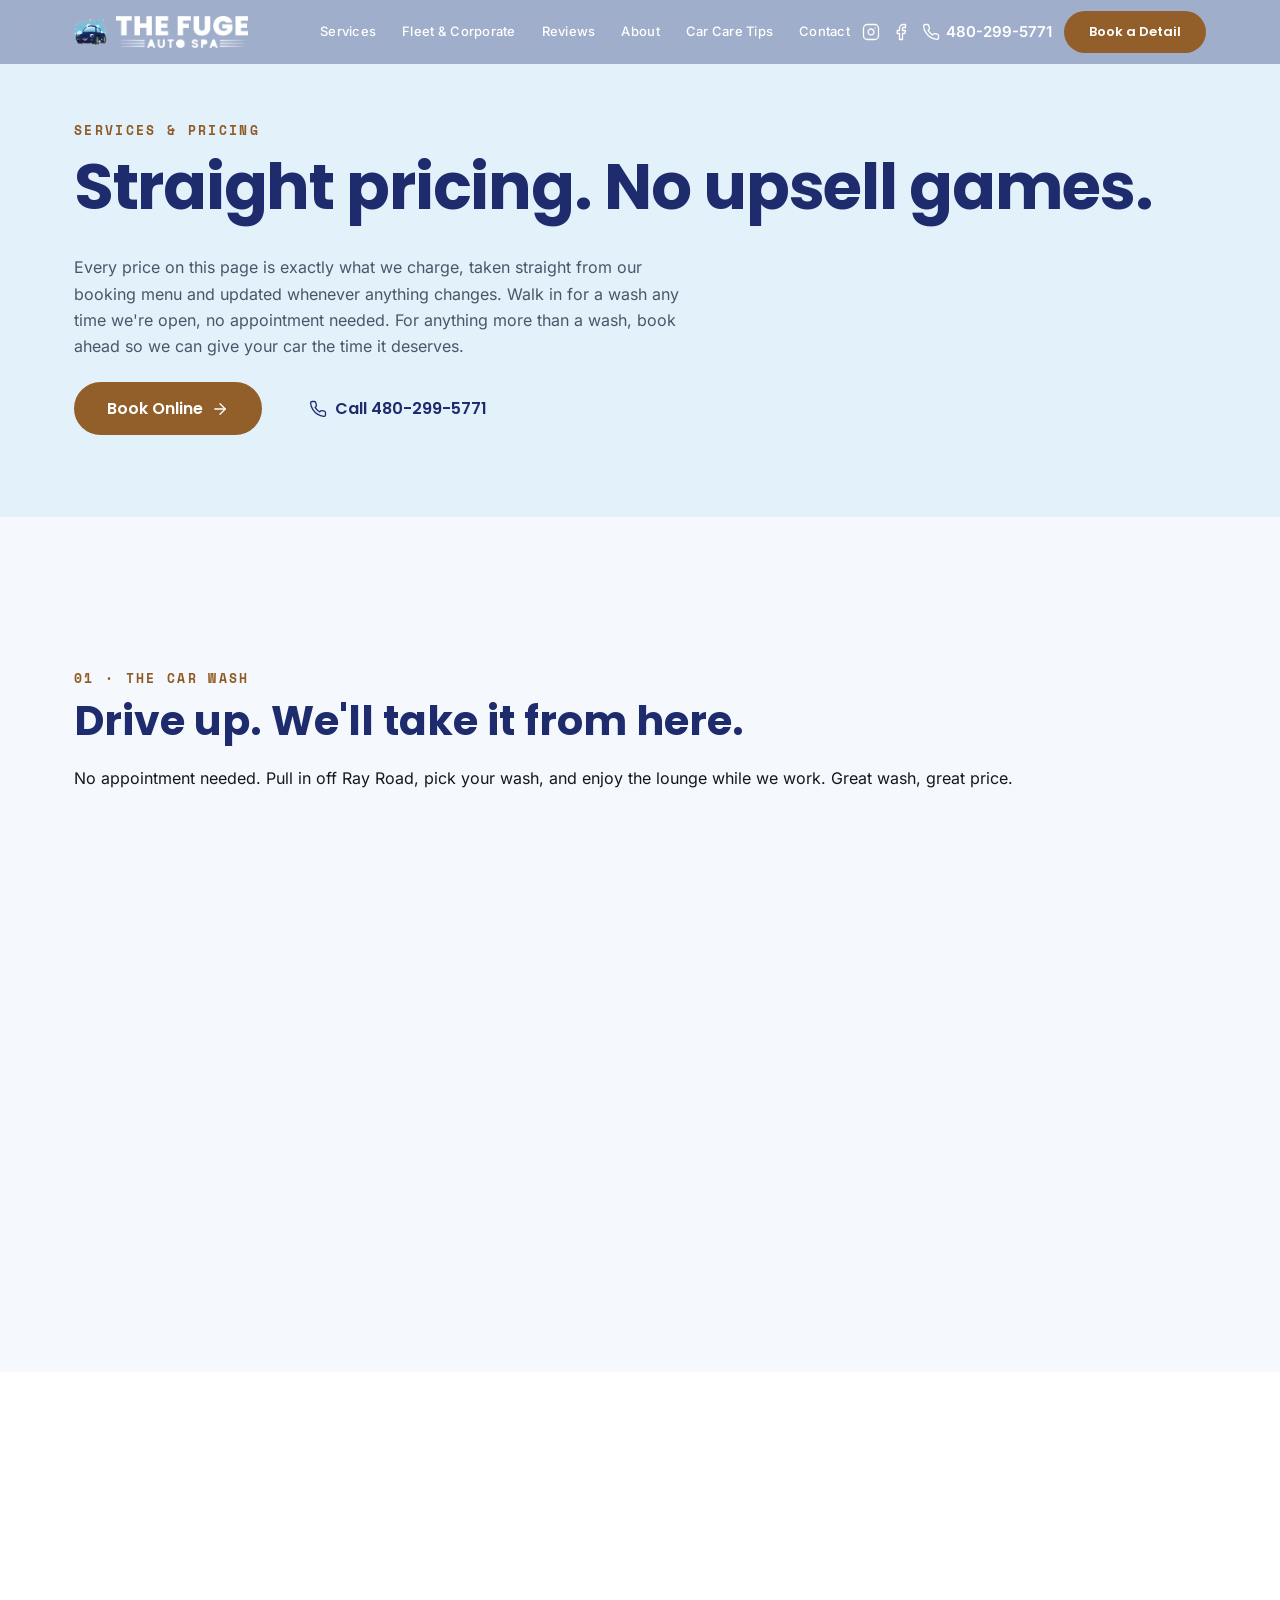
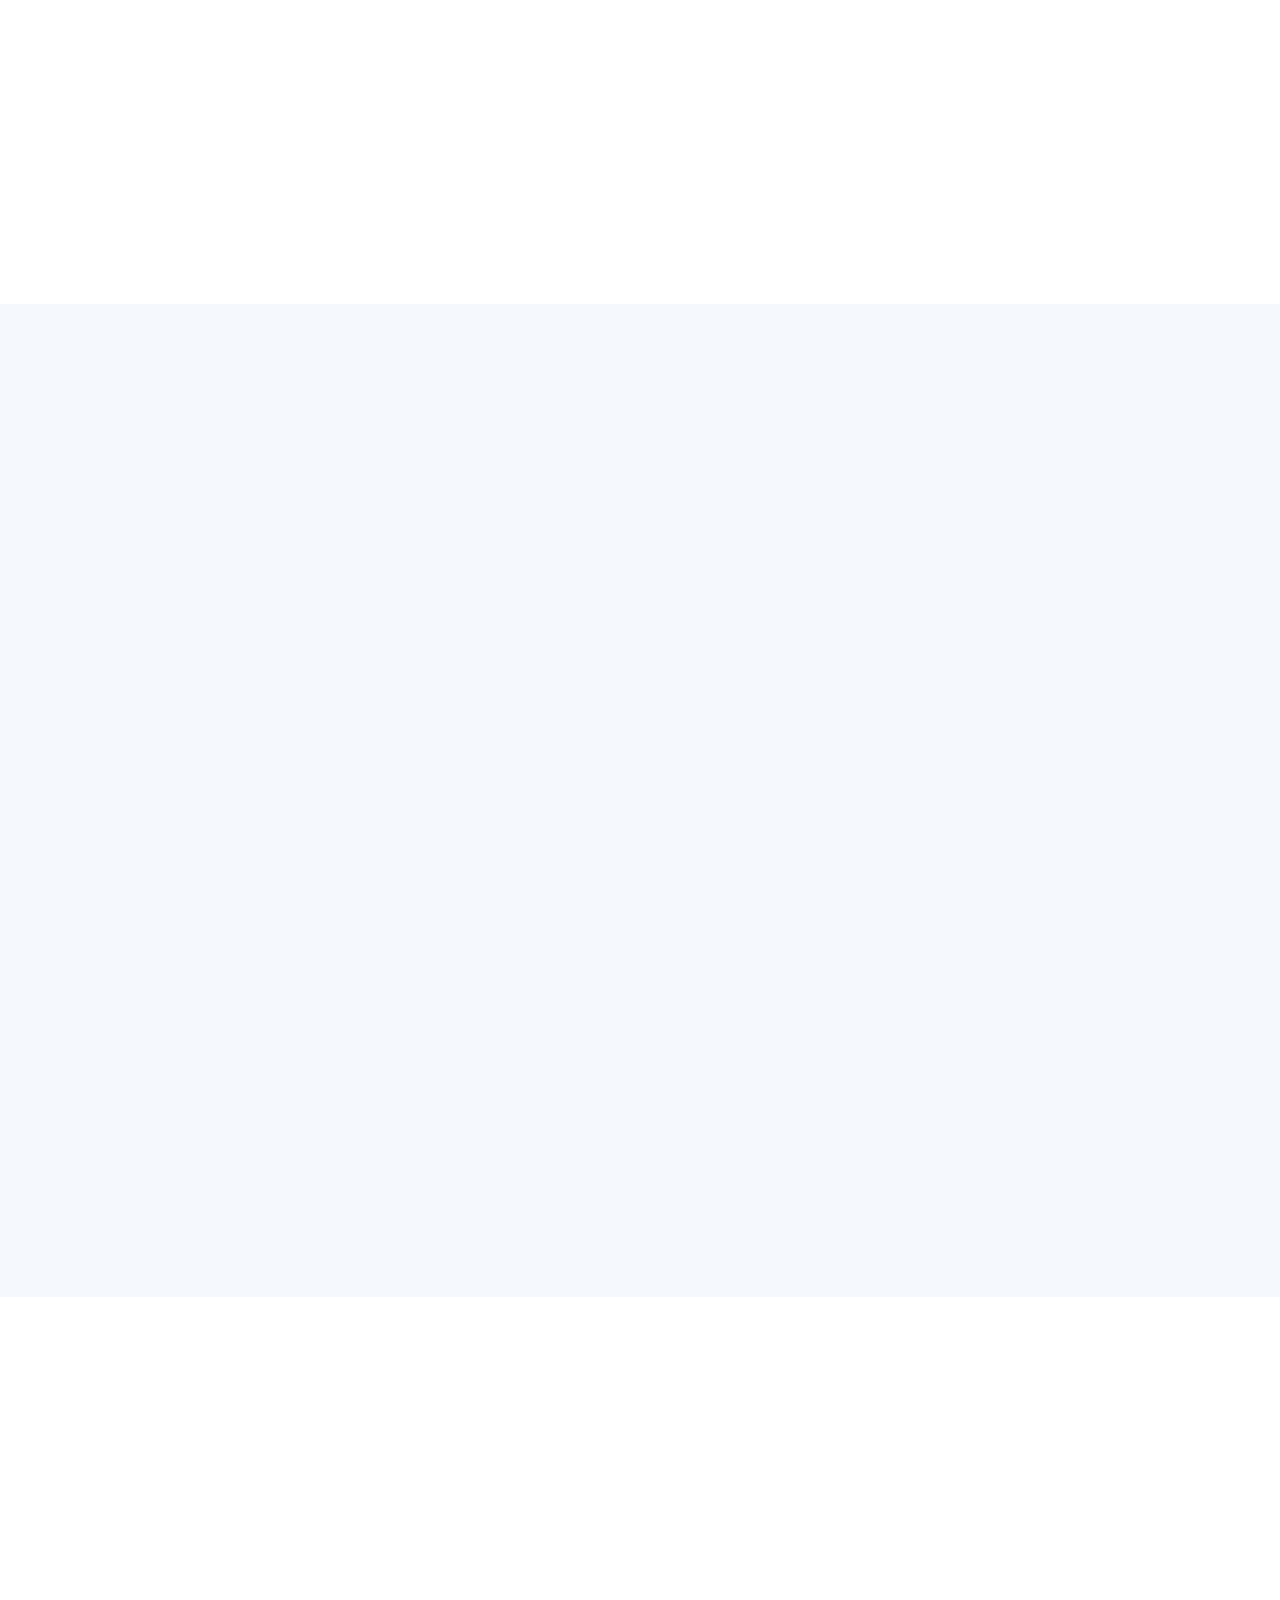
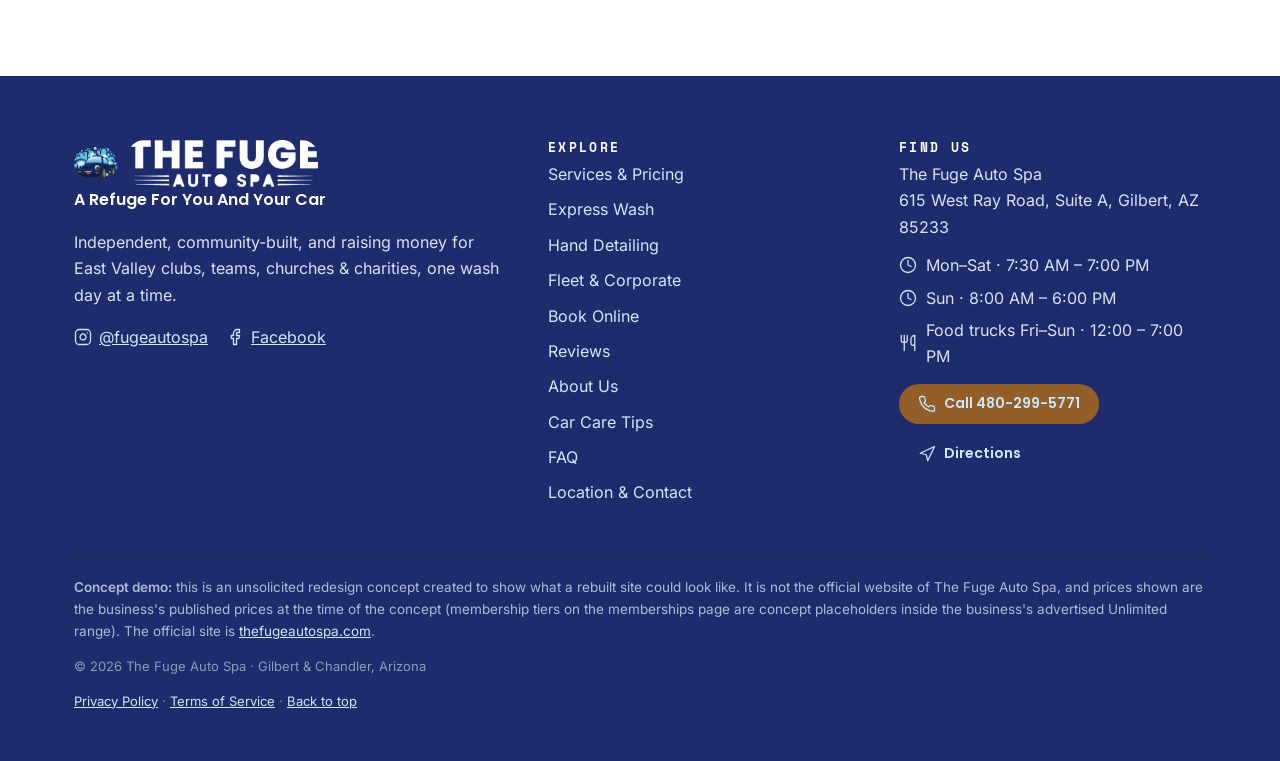
<file: services.html>
<!DOCTYPE html>
<html lang="en">
<head>
<meta charset="UTF-8">
<meta name="viewport" content="width=device-width, initial-scale=1">
<meta http-equiv="Content-Security-Policy" content="default-src 'self'; script-src 'self'; style-src 'self'; img-src 'self' data:; font-src 'self'; connect-src 'none'; form-action 'self' mailto:; object-src 'none'; base-uri 'self'; upgrade-insecure-requests">
<meta name="referrer" content="strict-origin-when-cross-origin">
<meta name="description" content="Express washes $11–$22, signature details $150–$400, Platinum $800–$995, add-ons with durations. Concept demo pricing page.">
<title>Services & Pricing — The Fuge Auto Spa, Gilbert AZ (Concept Demo)</title>
<link rel="icon" href="assets/img/favicon.svg" type="image/svg+xml">
<link rel="preload" href="assets/fonts/poppins-700.woff2" as="font" type="font/woff2" crossorigin>
<link rel="stylesheet" href="css/styles.css?v=9">
</head>
<body id="top">
<a class="skip" href="#main">Skip to content</a>
<header class="site-header">
  <div class="wrap nav">
    <a class="logo" href="index.html"><img class="mark" src="assets/img/mark.png" alt="" width="44" height="32"><img class="wordmark" src="assets/img/wordmark-white.png" alt="The Fuge Auto Spa" width="170" height="42"><img class="wordmark-color" src="assets/img/wordmark.png" alt="" width="170" height="42"></a>
    <div class="nav-actions">
      <nav class="inline-nav" aria-label="Main">
        <a href="services.html">Services</a>
        <a href="fleet.html">Fleet &amp; Corporate</a>
        <a href="reviews.html">Reviews</a>
        <a href="about.html">About</a>
        <a href="car-care-tips.html">Car Care Tips</a>
        <a href="contact.html">Contact</a>
      </nav>
      <a class="nav-social" href="https://www.instagram.com/fugeautospa/" rel="noopener noreferrer" aria-label="The Fuge Auto Spa on Instagram"><svg viewBox="0 0 24 24" aria-hidden="true"><rect x="2" y="2" width="20" height="20" rx="5"/><path d="M16 11.37A4 4 0 1 1 12.63 8 4 4 0 0 1 16 11.37z"/><line x1="17.5" y1="6.5" x2="17.51" y2="6.5"/></svg></a>
      <a class="nav-social" href="https://www.facebook.com/thefugeautospa/" rel="noopener noreferrer" aria-label="The Fuge Auto Spa on Facebook"><svg viewBox="0 0 24 24" aria-hidden="true"><path d="M18 2h-3a5 5 0 0 0-5 5v3H7v4h3v8h4v-8h3l1-4h-4V7a1 1 0 0 1 1-1h3z"/></svg></a>
      <a class="nav-phone" href="tel:+14802995771"><svg viewBox="0 0 24 24" aria-hidden="true"><path d="M22 16.92v3a2 2 0 0 1-2.18 2 19.79 19.79 0 0 1-8.63-3.07 19.5 19.5 0 0 1-6-6 19.79 19.79 0 0 1-3.07-8.67A2 2 0 0 1 4.11 2h3a2 2 0 0 1 2 1.72c.127.96.361 1.903.7 2.81a2 2 0 0 1-.45 2.11L8.09 9.91a16 16 0 0 0 6 6l1.27-1.27a2 2 0 0 1 2.11-.45c.907.339 1.85.573 2.81.7A2 2 0 0 1 22 16.92z"/></svg>480-299-5771</a>
      <a class="btn btn-copper btn-nav" href="https://booksy.com/en-us/dl/show-business/1786393?utm_medium=c2c_referral" target="_blank" rel="noopener noreferrer">Book a Detail</a>
      <button class="menu-btn" id="menu-btn" type="button" aria-expanded="false" aria-controls="menu-panel" aria-label="Open menu"><span class="bars"><span></span><span></span><span></span></span></button>
    </div>
  </div>
  <div class="menu-panel" id="menu-panel">
    <div class="wrap">
      <nav aria-label="Main">
        <a href="services.html">Services</a>
        <a href="fleet.html">Fleet &amp; Corporate</a>
        <a href="reviews.html">Reviews</a>
        <a href="about.html">About</a>
        <a href="car-care-tips.html">Car Care Tips</a>
        <a href="contact.html">Contact</a>
        <a class="menu-book" href="https://booksy.com/en-us/dl/show-business/1786393?utm_medium=c2c_referral" target="_blank" rel="noopener noreferrer">Book a Detail</a>
      </nav>
      <div class="menu-foot">
        <div class="menu-socials">
          <a href="https://www.instagram.com/fugeautospa/" rel="noopener noreferrer" aria-label="The Fuge Auto Spa on Instagram"><svg viewBox="0 0 24 24" aria-hidden="true"><rect x="2" y="2" width="20" height="20" rx="5"/><path d="M16 11.37A4 4 0 1 1 12.63 8 4 4 0 0 1 16 11.37z"/><line x1="17.5" y1="6.5" x2="17.51" y2="6.5"/></svg></a>
          <a href="https://www.facebook.com/thefugeautospa/" rel="noopener noreferrer" aria-label="The Fuge Auto Spa on Facebook"><svg viewBox="0 0 24 24" aria-hidden="true"><path d="M18 2h-3a5 5 0 0 0-5 5v3H7v4h3v8h4v-8h3l1-4h-4V7a1 1 0 0 1 1-1h3z"/></svg></a>
        </div>
        <a class="btn btn-navy" href="tel:+14802995771"><svg viewBox="0 0 24 24" aria-hidden="true"><path d="M22 16.92v3a2 2 0 0 1-2.18 2 19.79 19.79 0 0 1-8.63-3.07 19.5 19.5 0 0 1-6-6 19.79 19.79 0 0 1-3.07-8.67A2 2 0 0 1 4.11 2h3a2 2 0 0 1 2 1.72c.127.96.361 1.903.7 2.81a2 2 0 0 1-.45 2.11L8.09 9.91a16 16 0 0 0 6 6l1.27-1.27a2 2 0 0 1 2.11-.45c.907.339 1.85.573 2.81.7A2 2 0 0 1 22 16.92z"/></svg>Call 480-299-5771</a>
        <a class="btn btn-ghost-dark" href="https://www.google.com/maps/search/?api=1&query=The%20Fuge%20Auto%20Spa%2C%20615%20W%20Ray%20Rd%20Suite%20A%2C%20Gilbert%2C%20AZ%2085233" rel="noopener noreferrer"><svg viewBox="0 0 24 24" aria-hidden="true"><polygon points="3 11 22 2 13 21 11 13 3 11"/></svg>Directions</a>
      </div>
    </div>
  </div>
</header>
<main id="main">
  <section class="page-head">
    <div class="wrap">
      <p class="eyebrow" data-reveal>Services &amp; Pricing</p>
      <h1 data-reveal data-reveal-delay="1">Straight pricing. No upsell games.</h1>
      <p data-reveal data-reveal-delay="2">Every price on this page is exactly what we charge, taken straight from our booking menu and updated whenever anything changes. Walk in for a wash any time we're open, no appointment needed. For anything more than a wash, book ahead so we can give your car the time it deserves.</p>
      <p class="cta-row" data-reveal data-reveal-delay="3"><a class="btn btn-copper" href="book.html">Book Online <svg viewBox="0 0 24 24" aria-hidden="true"><line x1="5" y1="12" x2="19" y2="12"/><polyline points="12 5 19 12 12 19"/></svg></a> <a class="btn btn-ghost-dark" href="tel:+14802995771"><svg viewBox="0 0 24 24" aria-hidden="true"><path d="M22 16.92v3a2 2 0 0 1-2.18 2 19.79 19.79 0 0 1-8.63-3.07 19.5 19.5 0 0 1-6-6 19.79 19.79 0 0 1-3.07-8.67A2 2 0 0 1 4.11 2h3a2 2 0 0 1 2 1.72c.127.96.361 1.903.7 2.81a2 2 0 0 1-.45 2.11L8.09 9.91a16 16 0 0 0 6 6l1.27-1.27a2 2 0 0 1 2.11-.45c.907.339 1.85.573 2.81.7A2 2 0 0 1 22 16.92z"/></svg>Call 480-299-5771</a></p>
    </div>
  </section>
  <svg class="ripple" viewBox="0 0 1440 56" preserveAspectRatio="none" aria-hidden="true"><path d="M0 32 C 180 6, 360 6, 540 28 C 720 50, 900 50, 1080 28 C 1260 6, 1360 10, 1440 24 L1440 56 L0 56 Z"/></svg>
  <section class="section">
    <div class="wrap">
      <p class="eyebrow" data-reveal>01 · The Car Wash</p>
      <h2 data-reveal data-reveal-delay="1">Drive up. We'll take it from here.</h2>
      <p data-reveal data-reveal-delay="2">No appointment needed. Pull in off Ray Road, pick your wash, and enjoy the lounge while we work. Great wash, great price.</p>
      <div class="cards">
      <article class="card" data-reveal data-reveal-delay="0"><div class="icon-chip"><svg viewBox="0 0 24 24" aria-hidden="true"><path d="M19 17h2c.6 0 1-.4 1-1v-3c0-.9-.7-1.7-1.5-1.9C18.7 10.6 16 10 16 10s-1.3-1.4-2.2-2.3c-.5-.4-1.1-.7-1.8-.7H5c-.6 0-1.1.4-1.4.9l-1.4 2.9A3.7 3.7 0 0 0 2 12v4c0 .6.4 1 1 1h2"/><circle cx="7" cy="17" r="2"/><path d="M9 17h6"/><circle cx="17" cy="17" r="2"/></svg></div><h3>Express Wash</h3><p>Quick exterior clean.</p><p class="price">$11</p></article>
      <article class="card" data-reveal data-reveal-delay="1"><div class="icon-chip"><svg viewBox="0 0 24 24" aria-hidden="true"><path d="m12 3-1.9 5.8a2 2 0 0 1-1.3 1.3L3 12l5.8 1.9a2 2 0 0 1 1.3 1.3L12 21l1.9-5.8a2 2 0 0 1 1.3-1.3L21 12l-5.8-1.9a2 2 0 0 1-1.3-1.3Z"/><path d="M5 3v4"/><path d="M19 17v4"/><path d="M3 5h4"/><path d="M17 19h4"/></svg></div><h3>Express Wash Plus</h3><p>Deeper clean, inside &amp; out.</p><p class="price">$16</p></article>
      <article class="card" data-reveal data-reveal-delay="2"><div class="icon-chip"><svg viewBox="0 0 24 24" aria-hidden="true"><path d="M12 2l2.9 6.3 6.9.8-5.1 4.7 1.4 6.8L12 17.3 5.9 20.6l1.4-6.8L2.2 9.1l6.9-.8z"/></svg></div><h3>Express Wash Premium</h3><p>Our best express wash.</p><p class="price">$19</p></article>
      <article class="card" data-reveal data-reveal-delay="3"><div class="icon-chip"><svg viewBox="0 0 24 24" aria-hidden="true"><path d="M6 3h12l4 6-10 13L2 9Z"/><path d="M11 3 8 9l4 13 4-13-3-6"/><path d="M2 9h20"/></svg></div><h3>Express Wash Platinum</h3><p>The ultimate express clean.</p><p class="price">$22</p></article>
      </div>
      <p class="note" data-reveal>Walk-ins welcome, Mon–Sat 7:30 AM – 7:00 PM and Sun 8:00 AM – 6:00 PM. Detailing is a separate, by-appointment service. See below.</p>
      <p class="note" data-reveal>Open Mon–Sat · 7:30 AM – 7:00 PM, Sun · 8:00 AM – 6:00 PM. See our <a href="express-wash.html">Express Wash deep-dive</a> for what's actually included at each tier.</p>
    </div>
  </section>
  <section class="section alt">
    <div class="wrap">
      <p class="eyebrow" data-reveal>02 · Detailing</p>
      <h2 data-reveal data-reveal-delay="1">Detailing worth booking ahead for.</h2>
      <p data-reveal data-reveal-delay="2">By-appointment interior and exterior detailing for Gilbert and Chandler, done thoroughly, not quickly. Book online in a couple of taps, or send the form below and we'll set it up together.</p>
      <div class="cards">
      <article class="card" data-reveal>
        <div class="icon-chip"><svg viewBox="0 0 24 24" aria-hidden="true"><path d="M19 9V6a2 2 0 0 0-2-2H7a2 2 0 0 0-2 2v3"/><path d="M3 16a2 2 0 0 0 2 2h14a2 2 0 0 0 2-2v-5a2 2 0 0 0-4 0v2H7v-2a2 2 0 0 0-4 0Z"/><path d="M5 18v2"/><path d="M19 18v2"/></svg></div>
        <h3>Signature Interior Detail</h3><p>Seats, carpets, panels, and glass reset to fresh. Ideal for daily drivers that have collected crumbs, dust, and clutter.</p>
        <p class="meta">Small cars &amp; sedans · 3 hr</p>
        <div class="price-row"><p class="price">$150</p><a class="btn btn-ghost-dark" href="https://booksy.com/en-us/dl/show-business/1786393?utm_medium=c2c_referral" target="_blank" rel="noopener noreferrer">Book now <svg viewBox="0 0 24 24" aria-hidden="true"><path d="M18 13v6a2 2 0 0 1-2 2H5a2 2 0 0 1-2-2V8a2 2 0 0 1 2-2h6"/><polyline points="15 3 21 3 21 9"/><line x1="10" y1="14" x2="21" y2="3"/></svg></a></div>
        <p class="card-note">Oversize interiors (large trucks, minivans, large SUVs): $225</p>
      </article>
      <article class="card pkg--featured" data-reveal data-reveal-delay="1">
        <div class="card-head"><div class="icon-chip copper"><svg viewBox="0 0 24 24" aria-hidden="true"><path d="m12 3-1.9 5.8a2 2 0 0 1-1.3 1.3L3 12l5.8 1.9a2 2 0 0 1 1.3 1.3L12 21l1.9-5.8a2 2 0 0 1 1.3-1.3L21 12l-5.8-1.9a2 2 0 0 1-1.3-1.3Z"/><path d="M5 3v4"/><path d="M19 17v4"/><path d="M3 5h4"/><path d="M17 19h4"/></svg></div><p class="badge">Most loved</p></div>
        <h3>Signature Interior &amp; Exterior</h3><p>Our most popular full detail. Everything in the interior and exterior details, combined, for a complete inside-and-out reset.</p>
        <p class="meta">4 hr</p>
        <div class="price-row"><p class="price">$400</p><a class="btn btn-ghost-dark" href="https://booksy.com/en-us/dl/show-business/1786393?utm_medium=c2c_referral" target="_blank" rel="noopener noreferrer">Book now <svg viewBox="0 0 24 24" aria-hidden="true"><path d="M18 13v6a2 2 0 0 1-2 2H5a2 2 0 0 1-2-2V8a2 2 0 0 1 2-2h6"/><polyline points="15 3 21 3 21 9"/><line x1="10" y1="14" x2="21" y2="3"/></svg></a></div>
      </article>
      <article class="card" data-reveal data-reveal-delay="2">
        <div class="icon-chip"><svg viewBox="0 0 24 24" aria-hidden="true"><path d="m3 3 1.5 1.5"/><path d="M7 5h3"/><path d="M5 7v3"/><path d="M9 11h6a2 2 0 0 1 2 2v7a2 2 0 0 1-2 2H9a2 2 0 0 1-2-2v-7a2 2 0 0 1 2-2Z"/><path d="M9 11V9a2 2 0 0 1 2-2h2a2 2 0 0 1 2 2v2"/></svg></div>
        <h3>Signature Exterior Detail</h3><p>Exterior wash and ceramic wax, wheels and tires wiped down, glass cleaned inside and out. We'll recommend a clay bar or headlight restoration add-on if your paint needs a deeper fix.</p>
        <p class="meta">3 hr</p>
        <div class="price-row"><p class="price">$200</p><a class="btn btn-ghost-dark" href="https://booksy.com/en-us/dl/show-business/1786393?utm_medium=c2c_referral" target="_blank" rel="noopener noreferrer">Book now <svg viewBox="0 0 24 24" aria-hidden="true"><path d="M18 13v6a2 2 0 0 1-2 2H5a2 2 0 0 1-2-2V8a2 2 0 0 1 2-2h6"/><polyline points="15 3 21 3 21 9"/><line x1="10" y1="14" x2="21" y2="3"/></svg></a></div>
      </article>
      </div>
      <aside class="platinum" data-reveal>
        <p class="eyebrow">The top shelf</p>
        <h3>The Platinum Detail</h3>
        <p>Our top-shelf service: a full-day, top-to-bottom detail of every surface on the vehicle. One car, one day, our best work.</p>
        <ul class="tier-rows">
          <li><span>Sedan / Wagon · 8 hr</span><strong>$800</strong></li>
          <li><span>Oversize Vehicle · 10 hr</span><strong>$995</strong></li>
        </ul>
        <a class="btn btn-copper" href="https://booksy.com/en-us/dl/show-business/1786393?utm_medium=c2c_referral" target="_blank" rel="noopener noreferrer">Book the Platinum <svg viewBox="0 0 24 24" aria-hidden="true"><path d="M18 13v6a2 2 0 0 1-2 2H5a2 2 0 0 1-2-2V8a2 2 0 0 1 2-2h6"/><polyline points="15 3 21 3 21 9"/><line x1="10" y1="14" x2="21" y2="3"/></svg></a>
      </aside>
      <h3 data-reveal>Add-on Services</h3>
      <ul class="alacarte-list" data-reveal><li><span class="al-name">Headlight Restoration</span><span class="al-dots"></span><span class="al-dur">40 min</span><span class="al-price">$80</span></li><li><span class="al-name">Clay Bar</span><span class="al-dots"></span><span class="al-dur">1 hr 30 min</span><span class="al-price">$100+</span></li><li><span class="al-name">Buff Wax</span><span class="al-dots"></span><span class="al-dur">1 hr</span><span class="al-price">$180+</span></li><li><span class="al-name">Ceramic Wax</span><span class="al-dots"></span><span class="al-dur">45 min</span><span class="al-price">$150</span></li><li><span class="al-name">Engine Clean</span><span class="al-dots"></span><span class="al-dur">45 min</span><span class="al-price">$100</span></li><li><span class="al-name">Carpet Extraction</span><span class="al-dots"></span><span class="al-dur">40 min</span><span class="al-price">$100</span></li><li><span class="al-name">Seat Extraction (single seat)</span><span class="al-dots"></span><span class="al-dur">20 min</span><span class="al-price">$40</span></li><li><span class="al-name">Dog Hair Removal</span><span class="al-dots"></span><span class="al-dur">30 min</span><span class="al-price">$50–$100</span></li><li><span class="al-name">Hand Wash · Sedan/Wagon</span><span class="al-dots"></span><span class="al-dur">30 min</span><span class="al-price">$50</span></li><li><span class="al-name">Hand Wash · Oversize Vehicle</span><span class="al-dots"></span><span class="al-dur">45 min</span><span class="al-price">$80</span></li><li><span class="al-name">Oversize Vehicle Upcharge</span><span class="al-dots"></span><span class="al-dur">45 min</span><span class="al-price">$50</span></li></ul>
      <p class="note" data-reveal>Prices marked with a plus vary with vehicle condition; the oversize upcharge applies to trucks, large SUVs, and vans. Times shown are booked durations, not guarantees — we work until it's right.</p>
      <p class="cta-row" data-reveal><a class="btn btn-navy" href="https://booksy.com/en-us/dl/show-business/1786393?utm_medium=c2c_referral" target="_blank" rel="noopener noreferrer">Book online <svg viewBox="0 0 24 24" aria-hidden="true"><path d="M18 13v6a2 2 0 0 1-2 2H5a2 2 0 0 1-2-2V8a2 2 0 0 1 2-2h6"/><polyline points="15 3 21 3 21 9"/><line x1="10" y1="14" x2="21" y2="3"/></svg></a> <a class="btn btn-ghost-dark" href="contact.html#contact">Get a quote first <svg viewBox="0 0 24 24" aria-hidden="true"><line x1="5" y1="12" x2="19" y2="12"/><polyline points="12 5 19 12 12 19"/></svg></a></p>
      <p data-reveal><a class="btn btn-ghost-dark" href="detailing.html">More about hand detailing at The Fuge <svg viewBox="0 0 24 24" aria-hidden="true"><line x1="5" y1="12" x2="19" y2="12"/><polyline points="12 5 19 12 12 19"/></svg></a></p>
    </div>
  </section>
  <section class="section">
    <div class="wrap">
      <p class="eyebrow" data-reveal>The honest guide</p>
      <h2 data-reveal data-reveal-delay="1">Which service is right for your car?</h2>
      <div class="cards">
        <article class="card" data-reveal><h3>Just need it clean for the week?</h3><p>An Express Wash tier covers it.</p></article>
        <article class="card" data-reveal data-reveal-delay="1"><h3>Interior's gotten away from you? Kids, pets, crumbs?</h3><p>Start with the Signature Interior Detail, and add Carpet Extraction or Dog Hair Removal if needed.</p></article>
        <article class="card" data-reveal data-reveal-delay="2"><h3>Paint looking dull or swirled?</h3><p>Add a Clay Bar and Buff Wax to your exterior detail, or ask about Ceramic Wax for longer-lasting shine and easier upkeep.</p></article>
        <article class="card" data-reveal data-reveal-delay="3"><h3>Selling the car, hosting guests, or it just needs everything?</h3><p>The Platinum Detail is our best work, top to bottom, in one day.</p></article>
        <article class="card" data-reveal><h3>Cloudy headlights?</h3><p>Headlight Restoration is a 40-minute fix that also improves night visibility.</p></article>
      </div>
      <p class="note" data-reveal>Not sure which fits? <a href="contact.html#contact">Get a quote first</a> and tell us what you drive. We'll point you to the right service instead of the most expensive one.</p>
    </div>
  </section>
  <section class="section alt">
    <div class="wrap">
      <h2 data-reveal>Book your service</h2>
      <p class="cta-row" data-reveal><a class="btn btn-copper" href="https://booksy.com/en-us/dl/show-business/1786393?utm_medium=c2c_referral" target="_blank" rel="noopener noreferrer">Book Online with Booksy <svg viewBox="0 0 24 24" aria-hidden="true"><path d="M18 13v6a2 2 0 0 1-2 2H5a2 2 0 0 1-2-2V8a2 2 0 0 1 2-2h6"/><polyline points="15 3 21 3 21 9"/><line x1="10" y1="14" x2="21" y2="3"/></svg></a> <a class="btn btn-navy" href="book.html">See our Calendar &amp; Booking page <svg viewBox="0 0 24 24" aria-hidden="true"><line x1="5" y1="12" x2="19" y2="12"/><polyline points="12 5 19 12 12 19"/></svg></a> <a class="btn btn-ghost-dark" href="tel:+14802995771"><svg viewBox="0 0 24 24" aria-hidden="true"><path d="M22 16.92v3a2 2 0 0 1-2.18 2 19.79 19.79 0 0 1-8.63-3.07 19.5 19.5 0 0 1-6-6 19.79 19.79 0 0 1-3.07-8.67A2 2 0 0 1 4.11 2h3a2 2 0 0 1 2 1.72c.127.96.361 1.903.7 2.81a2 2 0 0 1-.45 2.11L8.09 9.91a16 16 0 0 0 6 6l1.27-1.27a2 2 0 0 1 2.11-.45c.907.339 1.85.573 2.81.7A2 2 0 0 1 22 16.92z"/></svg>Call 480-299-5771</a></p>
      <p class="related" data-reveal>Related: <a href="fleet.html">Corporate &amp; Fleet Services</a> · <a href="detailing.html">Hand Detailing Deep-Dive</a> · <a href="express-wash.html">Express Wash Deep-Dive</a> · <a href="faq.html">FAQ</a></p>
    </div>
  </section>
</main>
<footer class="site-footer">
  <div class="wrap">
    <div class="footer-grid">
      <div>
        <div class="footer-brand"><img class="mark" src="assets/img/mark.png" alt="" width="44" height="32"><img class="wordmark" src="assets/img/wordmark-white.png" alt="The Fuge Auto Spa" width="190" height="47"></div>
        <p class="tagline">A Refuge For You And Your Car</p>
        <p>Independent, community-built, and raising money for East Valley clubs, teams, churches &amp; charities, one wash day at a time.</p>
        <p class="foot-socials"><a href="https://www.instagram.com/fugeautospa/" rel="noopener noreferrer"><svg viewBox="0 0 24 24" aria-hidden="true"><rect x="2" y="2" width="20" height="20" rx="5"/><path d="M16 11.37A4 4 0 1 1 12.63 8 4 4 0 0 1 16 11.37z"/><line x1="17.5" y1="6.5" x2="17.51" y2="6.5"/></svg>@fugeautospa</a> <a href="https://www.facebook.com/thefugeautospa/" rel="noopener noreferrer"><svg viewBox="0 0 24 24" aria-hidden="true"><path d="M18 2h-3a5 5 0 0 0-5 5v3H7v4h3v8h4v-8h3l1-4h-4V7a1 1 0 0 1 1-1h3z"/></svg>Facebook</a></p>
      </div>
      <div>
        <h3>Explore</h3>
        <ul class="foot-links">
          <li><a href="services.html">Services &amp; Pricing</a></li>
          <li><a href="express-wash.html">Express Wash</a></li>
          <li><a href="detailing.html">Hand Detailing</a></li>
          <li><a href="fleet.html">Fleet &amp; Corporate</a></li>
          <li><a href="book.html">Book Online</a></li>
          <li><a href="reviews.html">Reviews</a></li>
          <li><a href="about.html">About Us</a></li>
          <li><a href="car-care-tips.html">Car Care Tips</a></li>
          <li><a href="faq.html">FAQ</a></li>
          <li><a href="contact.html">Location &amp; Contact</a></li>
        </ul>
      </div>
      <div>
        <h3>Find us</h3>
        <address>The Fuge Auto Spa<br>615 West Ray Road, Suite A, Gilbert, AZ 85233</address>
        <ul class="hours-list">
          <li><svg viewBox="0 0 24 24" aria-hidden="true"><circle cx="12" cy="12" r="10"/><polyline points="12 6 12 12 16 14"/></svg>Mon–Sat · 7:30 AM – 7:00 PM</li>
          <li><svg viewBox="0 0 24 24" aria-hidden="true"><circle cx="12" cy="12" r="10"/><polyline points="12 6 12 12 16 14"/></svg>Sun · 8:00 AM – 6:00 PM</li>
          <li><svg viewBox="0 0 24 24" aria-hidden="true"><path d="M3 2v7c0 1.1.9 2 2 2h4a2 2 0 0 0 2-2V2"/><path d="M7 2v20"/><path d="M21 15V2a5 5 0 0 0-5 5v6c0 1.1.9 2 2 2h3Zm0 0v7"/></svg>Food trucks Fri–Sun · 12:00 – 7:00 PM</li>
        </ul>
        <p class="foot-ctas"><a class="btn btn-copper" href="tel:+14802995771"><svg viewBox="0 0 24 24" aria-hidden="true"><path d="M22 16.92v3a2 2 0 0 1-2.18 2 19.79 19.79 0 0 1-8.63-3.07 19.5 19.5 0 0 1-6-6 19.79 19.79 0 0 1-3.07-8.67A2 2 0 0 1 4.11 2h3a2 2 0 0 1 2 1.72c.127.96.361 1.903.7 2.81a2 2 0 0 1-.45 2.11L8.09 9.91a16 16 0 0 0 6 6l1.27-1.27a2 2 0 0 1 2.11-.45c.907.339 1.85.573 2.81.7A2 2 0 0 1 22 16.92z"/></svg>Call 480-299-5771</a> <a class="btn btn-ghost" href="https://www.google.com/maps/search/?api=1&query=The%20Fuge%20Auto%20Spa%2C%20615%20W%20Ray%20Rd%20Suite%20A%2C%20Gilbert%2C%20AZ%2085233" rel="noopener noreferrer"><svg viewBox="0 0 24 24" aria-hidden="true"><polygon points="3 11 22 2 13 21 11 13 3 11"/></svg>Directions</a></p>
      </div>
    </div>
    <p class="concept-note"><strong>Concept demo:</strong> this is an unsolicited redesign concept created to show what a rebuilt site could look like. It is not the official website of The Fuge Auto Spa, and prices shown are the business's published prices at the time of the concept (membership tiers on the memberships page are concept placeholders inside the business's advertised Unlimited range). The official site is <a href="https://www.thefugeautospa.com" rel="noopener noreferrer">thefugeautospa.com</a>.</p>
    <p class="fineprint">© 2026 The Fuge Auto Spa · Gilbert &amp; Chandler, Arizona</p>
    <p class="fineprint"><a href="privacy.html">Privacy Policy</a> · <a href="terms.html">Terms of Service</a> · <a href="#top">Back to top</a></p>
  </div>
</footer>
<div class="quick-actions">
  <a href="tel:+14802995771"><svg viewBox="0 0 24 24" aria-hidden="true"><path d="M22 16.92v3a2 2 0 0 1-2.18 2 19.79 19.79 0 0 1-8.63-3.07 19.5 19.5 0 0 1-6-6 19.79 19.79 0 0 1-3.07-8.67A2 2 0 0 1 4.11 2h3a2 2 0 0 1 2 1.72c.127.96.361 1.903.7 2.81a2 2 0 0 1-.45 2.11L8.09 9.91a16 16 0 0 0 6 6l1.27-1.27a2 2 0 0 1 2.11-.45c.907.339 1.85.573 2.81.7A2 2 0 0 1 22 16.92z"/></svg>Call</a>
  <span class="qa-divider" aria-hidden="true"></span>
  <a href="https://www.google.com/maps/search/?api=1&query=The%20Fuge%20Auto%20Spa%2C%20615%20W%20Ray%20Rd%20Suite%20A%2C%20Gilbert%2C%20AZ%2085233" rel="noopener noreferrer"><svg viewBox="0 0 24 24" aria-hidden="true"><polygon points="3 11 22 2 13 21 11 13 3 11"/></svg>Directions</a>
</div>
<script src="js/main.js?v=9"></script>
</body>
</html>
</file>
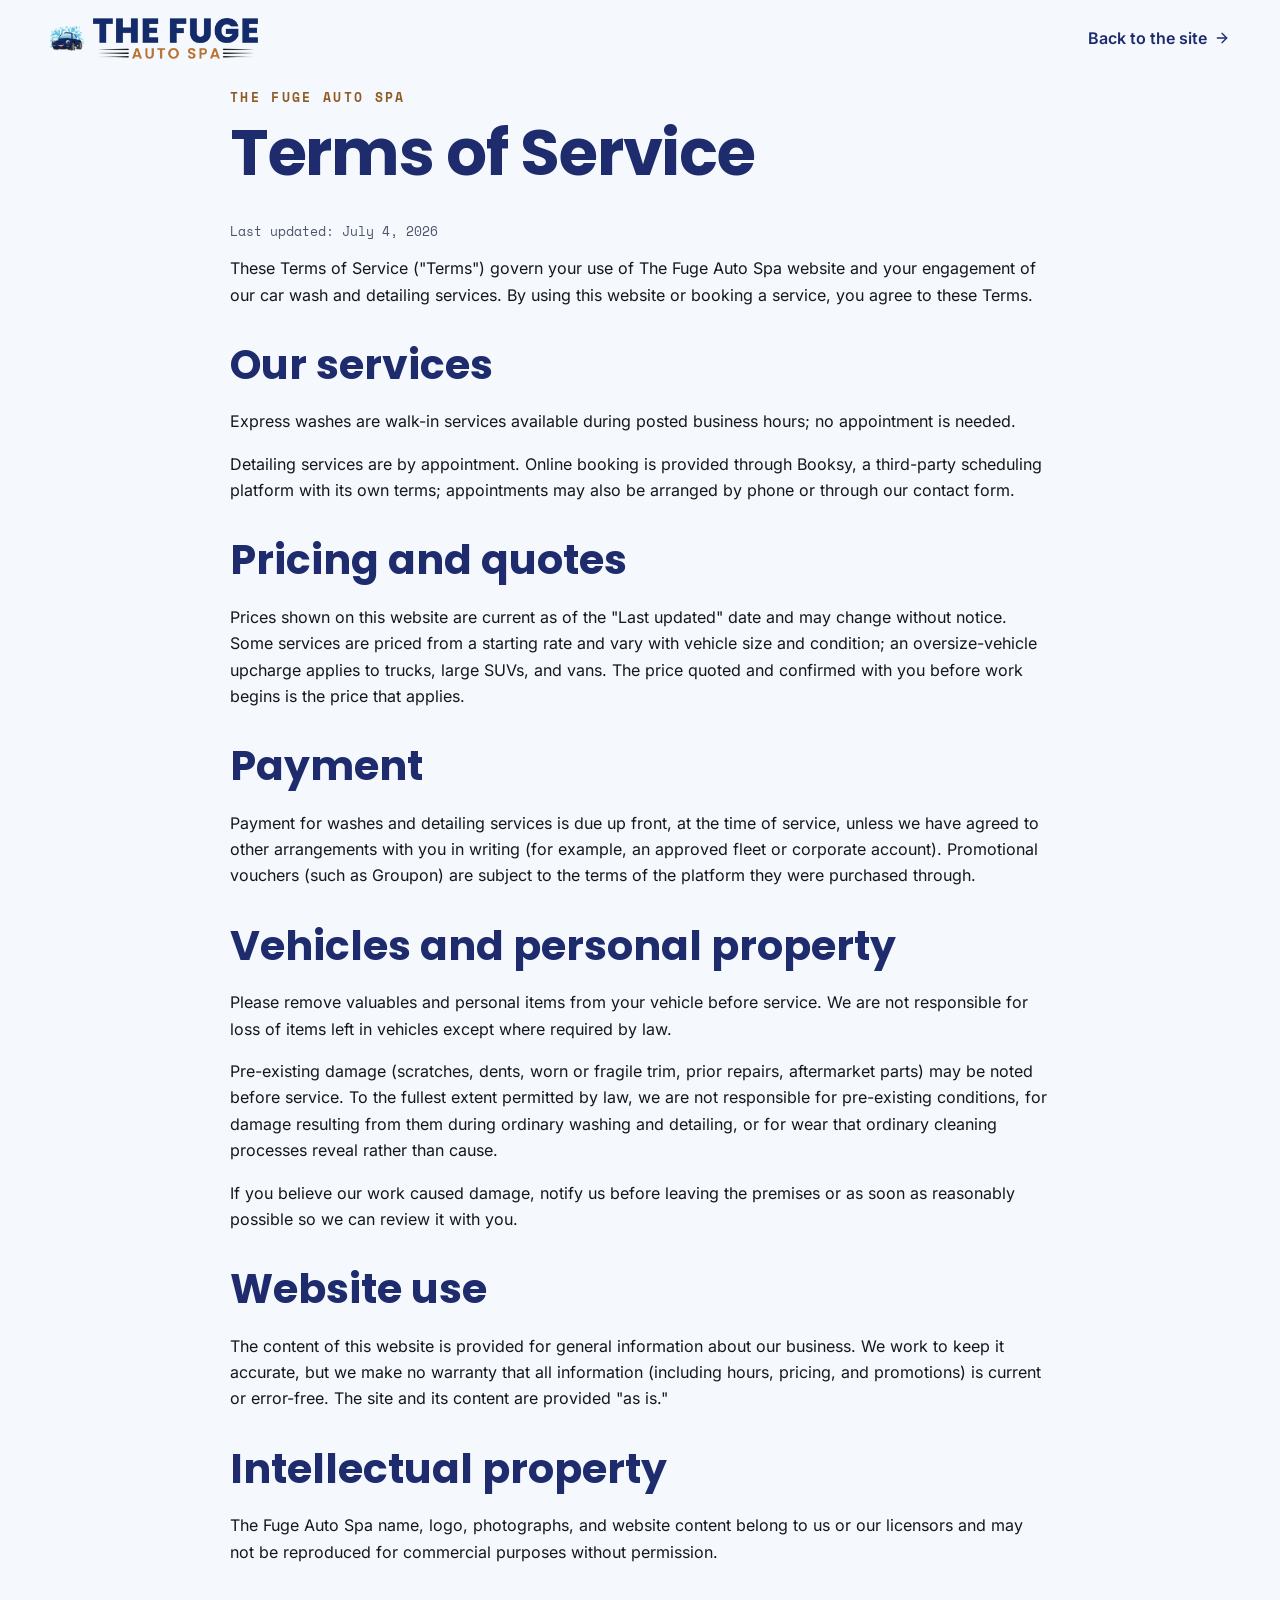
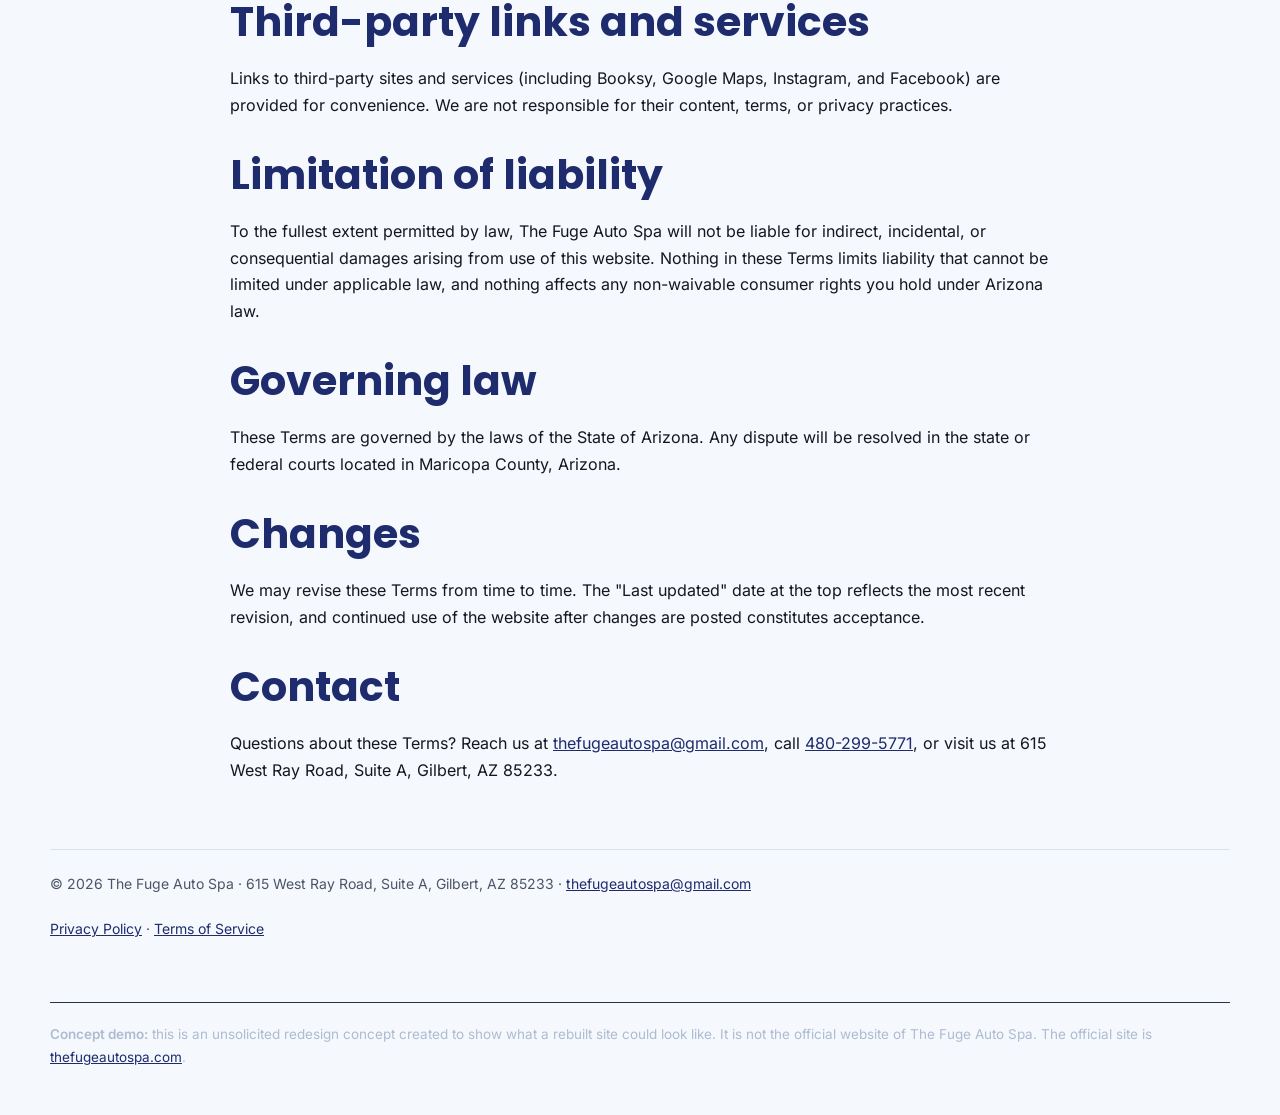
<file: terms.html>
<!DOCTYPE html>
<html lang="en">
<head>
<meta charset="UTF-8">
<meta name="viewport" content="width=device-width, initial-scale=1">
<meta http-equiv="Content-Security-Policy" content="default-src 'self'; script-src 'self'; style-src 'self'; img-src 'self' data:; font-src 'self'; connect-src 'none'; form-action 'self' mailto:; object-src 'none'; base-uri 'self'; upgrade-insecure-requests">
<meta name="referrer" content="strict-origin-when-cross-origin">
<meta name="description" content="The terms that govern use of The Fuge Auto Spa website and services. Concept demo.">
<title>Terms of Service | The Fuge Auto Spa (Concept Demo)</title>
<link rel="icon" href="assets/img/favicon.svg" type="image/svg+xml">
<link rel="preload" href="assets/fonts/poppins-700.woff2" as="font" type="font/woff2" crossorigin>
<link rel="stylesheet" href="css/styles.css?v=9">
</head>
<body id="top">
<a class="skip" href="#main">Skip to content</a>
<header class="wrap legal-header">
  <a class="logo" href="index.html"><img class="mark" src="assets/img/mark.png" alt="" width="43" height="32"><img src="assets/img/wordmark.png" alt="The Fuge Auto Spa" width="165" height="41"></a>
  <a class="legal-back" href="index.html">Back to the site <svg viewBox="0 0 24 24" aria-hidden="true"><line x1="5" y1="12" x2="19" y2="12"/><polyline points="12 5 19 12 12 19"/></svg></a>
</header>
<main id="main" class="wrap legal-main">
<p class="eyebrow">The Fuge Auto Spa</p>
<h1>Terms of Service</h1>
<p class="updated">Last updated: July 4, 2026</p>
<p>These Terms of Service ("Terms") govern your use of The Fuge Auto Spa website and your engagement of our car wash and detailing services. By using this website or booking a service, you agree to these Terms.</p>
<h2>Our services</h2>
<p>Express washes are walk-in services available during posted business hours; no appointment is needed.</p>
<p>Detailing services are by appointment. Online booking is provided through Booksy, a third-party scheduling platform with its own terms; appointments may also be arranged by phone or through our contact form.</p>
<h2>Pricing and quotes</h2>
<p>Prices shown on this website are current as of the "Last updated" date and may change without notice. Some services are priced from a starting rate and vary with vehicle size and condition; an oversize-vehicle upcharge applies to trucks, large SUVs, and vans. The price quoted and confirmed with you before work begins is the price that applies.</p>
<h2>Payment</h2>
<p>Payment for washes and detailing services is due up front, at the time of service, unless we have agreed to other arrangements with you in writing (for example, an approved fleet or corporate account). Promotional vouchers (such as Groupon) are subject to the terms of the platform they were purchased through.</p>
<h2>Vehicles and personal property</h2>
<p>Please remove valuables and personal items from your vehicle before service. We are not responsible for loss of items left in vehicles except where required by law.</p>
<p>Pre-existing damage (scratches, dents, worn or fragile trim, prior repairs, aftermarket parts) may be noted before service. To the fullest extent permitted by law, we are not responsible for pre-existing conditions, for damage resulting from them during ordinary washing and detailing, or for wear that ordinary cleaning processes reveal rather than cause.</p>
<p>If you believe our work caused damage, notify us before leaving the premises or as soon as reasonably possible so we can review it with you.</p>
<h2>Website use</h2>
<p>The content of this website is provided for general information about our business. We work to keep it accurate, but we make no warranty that all information (including hours, pricing, and promotions) is current or error-free. The site and its content are provided "as is."</p>
<h2>Intellectual property</h2>
<p>The Fuge Auto Spa name, logo, photographs, and website content belong to us or our licensors and may not be reproduced for commercial purposes without permission.</p>
<h2>Third-party links and services</h2>
<p>Links to third-party sites and services (including Booksy, Google Maps, Instagram, and Facebook) are provided for convenience. We are not responsible for their content, terms, or privacy practices.</p>
<h2>Limitation of liability</h2>
<p>To the fullest extent permitted by law, The Fuge Auto Spa will not be liable for indirect, incidental, or consequential damages arising from use of this website. Nothing in these Terms limits liability that cannot be limited under applicable law, and nothing affects any non-waivable consumer rights you hold under Arizona law.</p>
<h2>Governing law</h2>
<p>These Terms are governed by the laws of the State of Arizona. Any dispute will be resolved in the state or federal courts located in Maricopa County, Arizona.</p>
<h2>Changes</h2>
<p>We may revise these Terms from time to time. The "Last updated" date at the top reflects the most recent revision, and continued use of the website after changes are posted constitutes acceptance.</p>
<h2>Contact</h2>
<p>Questions about these Terms? Reach us at <a href="mailto:thefugeautospa@gmail.com">thefugeautospa@gmail.com</a>, call <a href="tel:+14802995771">480-299-5771</a>, or visit us at 615 West Ray Road, Suite A, Gilbert, AZ 85233.</p>
</main>
<footer class="wrap legal-footer">
  <p>© 2026 The Fuge Auto Spa · 615 West Ray Road, Suite A, Gilbert, AZ 85233 · <a href="mailto:thefugeautospa@gmail.com">thefugeautospa@gmail.com</a></p>
  <p><a href="privacy.html">Privacy Policy</a> · <a href="terms.html">Terms of Service</a></p>
  <p class="concept-note"><strong>Concept demo:</strong> this is an unsolicited redesign concept created to show what a rebuilt site could look like. It is not the official website of The Fuge Auto Spa. The official site is <a href="https://www.thefugeautospa.com" rel="noopener noreferrer">thefugeautospa.com</a>.</p>
</footer>
</body>
</html>
</file>
<file: css/styles.css>
/* The Fuge Auto Spa — concept demo styles.
   Visual parity pass vs thefugeautospa.com: navy #1e2c6e, copper #b6742f,
   splash #2fa6de, sky #cde8f8, cloud #f5f8fc, ink #14171f.
   Poppins (display) / Inter (body) / Space Mono (eyebrows), self-hosted.
   Backend stays stricter than the original: no inline styles/scripts,
   no third-party anything, hero content never animation-dependent,
   header never overlaps hero content (hero carries its own top padding). */

@font-face { font-family: "Poppins"; src: url("../assets/fonts/poppins-600.woff2") format("woff2"); font-weight: 600; font-display: swap; }
@font-face { font-family: "Poppins"; src: url("../assets/fonts/poppins-700.woff2") format("woff2"); font-weight: 700; font-display: swap; }
@font-face { font-family: "Inter"; src: url("../assets/fonts/inter-400.woff2") format("woff2"); font-weight: 400; font-display: swap; }
@font-face { font-family: "Inter"; src: url("../assets/fonts/inter-500.woff2") format("woff2"); font-weight: 500; font-display: swap; }
@font-face { font-family: "Inter"; src: url("../assets/fonts/inter-600.woff2") format("woff2"); font-weight: 600; font-display: swap; }
@font-face { font-family: "Space Mono"; src: url("../assets/fonts/space-mono-400.woff2") format("woff2"); font-weight: 400; font-display: swap; }
@font-face { font-family: "Space Mono"; src: url("../assets/fonts/space-mono-700.woff2") format("woff2"); font-weight: 700; font-display: swap; }

:root {
  --navy: #1e2c6e;
  --navy-deep: #16225a;
  --copper: #b6742f;
  --copper-bright: #d18a3f;
  --copper-strong: #8f5a24;
  --splash: #2fa6de;
  --sky: #cde8f8;
  --sky-soft: #e3f1fb;
  --cloud: #f5f8fc;
  --ink: #14171f;
  --white: #ffffff;
  --muted: #4c5568;
  --border: #d7e1ee;
  --radius-lg: 24px;
  --radius-md: 16px;
  --radius-sm: 10px;
  --radius-pill: 999px;
  --header-h: 64px;
}

* { box-sizing: border-box; }
html { scroll-behavior: smooth; }
body {
  margin: 0;
  font-family: "Inter", system-ui, -apple-system, sans-serif;
  color: var(--ink);
  background: var(--cloud);
  font-size: clamp(16px, 1.1vw, 18px);
  line-height: 1.6;
}
h1, h2, h3 { font-family: "Poppins", system-ui, sans-serif; color: var(--navy); line-height: 1.12; margin: 0 0 .5em; }
h1 { font-size: clamp(34px, 5vw, 64px); }
h2 { font-size: clamp(28px, 3.4vw, 46px); }
h3 { font-size: clamp(21px, 2.1vw, 29px); }
p { margin: 0 0 1em; }
a { color: var(--navy); }
img { max-width: 100%; height: auto; border-radius: var(--radius-md); }
.wrap { max-width: 1180px; margin: 0 auto; padding: 0 24px; }
.narrow { max-width: 820px; }
.skip { position: absolute; left: -9999px; top: 0; background: var(--navy); color: var(--white); padding: 10px 16px; z-index: 90; }
.skip:focus { left: 8px; top: 8px; }

.eyebrow {
  font-family: "Space Mono", ui-monospace, monospace;
  font-size: 13px; letter-spacing: .18em; text-transform: uppercase; font-weight: 700;
  color: var(--copper-strong); margin-bottom: .7em;
}
.lede { font-size: clamp(18px, 1.6vw, 22px); }

/* ---------- Header: slim, transparent over hero, solid on scroll ---------- */
.site-header {
  position: fixed; inset: 0 0 auto; z-index: 60;
  background: rgba(30, 44, 110, .34);
  -webkit-backdrop-filter: blur(14px);
  backdrop-filter: blur(14px);
  transition: background-color .35s ease, box-shadow .35s ease;
}
.site-header.is-scrolled {
  background: var(--navy);
  box-shadow: 0 2px 14px rgba(20, 23, 31, .3);
}
.nav {
  display: flex; align-items: center; gap: 16px;
  min-height: var(--header-h); padding-top: 8px; padding-bottom: 8px;
}
.logo { display: flex; align-items: center; gap: 8px; text-decoration: none; flex: none; }
.logo img { border-radius: 0; display: block; }
.logo .mark { width: 34px; height: auto; }
.logo .wordmark { width: 132px; height: auto; }
.nav-actions { display: flex; align-items: center; gap: 12px; margin-left: auto; }
.menu-btn {
  display: inline-flex; align-items: center; gap: 8px;
  background: transparent; border: 2px solid rgba(255,255,255,.85);
  color: var(--white); border-radius: var(--radius-pill);
  padding: 8px 18px; font: inherit; font-size: 14px; font-weight: 600; cursor: pointer;
}
.menu-btn:hover { background: rgba(255,255,255,.14); }
.menu-btn .bars { display: inline-flex; flex-direction: column; gap: 3px; }
.menu-btn .bars span { display: block; width: 16px; height: 2px; background: currentColor; border-radius: 2px; }
.menu-panel {
  display: none;
  background: var(--navy-deep);
  border-top: 1px solid rgba(255,255,255,.14);
  padding: 12px 0 20px;
}
.menu-panel.open { display: block; }
.menu-panel nav { display: grid; gap: 2px; }
.menu-panel a {
  color: var(--white); text-decoration: none; font-weight: 600; font-size: 17px;
  padding: 10px 4px; border-bottom: 1px solid rgba(255,255,255,.08);
}
.menu-panel a:hover { color: var(--sky); }
.menu-panel .menu-call { color: var(--sky); }

/* ---------- Buttons ---------- */
.btn {
  display: inline-block; padding: 14px 30px; border-radius: var(--radius-pill);
  font-weight: 600; text-decoration: none; border: 2px solid transparent;
  font-size: 16px; cursor: pointer; line-height: 1.2; white-space: nowrap;
}
.btn-copper { background: var(--copper-bright); color: var(--white); }
.btn-copper:hover { background: var(--copper); }
.btn-nav { padding: 10px 22px; font-size: 14px; }
.btn-navy { background: var(--navy); color: var(--white); }
.btn-navy:hover { background: var(--ink); }
.btn-ghost { border-color: var(--white); color: var(--white); background: transparent; }
.btn-ghost:hover { background: rgba(255,255,255,.15); }
.btn-ghost-dark { border-color: var(--navy); color: var(--navy); background: transparent; }
.btn-ghost-dark:hover { background: var(--sky); }
.text-link { font-weight: 600; text-decoration: none; color: var(--navy); }
.text-link:hover { color: var(--copper-strong); text-decoration: underline; }

/* ---------- Hero: full-bleed photo, royal-blue wash, bubbles ---------- */
.hero {
  position: relative; color: var(--white); overflow: clip;
  min-height: 92svh; display: grid; align-items: center;
  padding: calc(var(--header-h) + 56px) 0 96px;
  background: var(--navy);
}
.hero-img {
  position: absolute; inset: 0; width: 100%; height: 100%;
  object-fit: cover; object-position: center 30%; border-radius: 0;
}
.hero-wash {
  position: absolute; inset: 0;
  background:
    linear-gradient(180deg, rgba(47,166,222,.30) 0%, rgba(30,44,110,.18) 38%, rgba(30,44,110,.55) 100%),
    linear-gradient(90deg, rgba(30,44,110,.72) 0%, rgba(30,44,110,.38) 55%, rgba(30,44,110,.08) 100%);
}
.hero .bubbles { position: absolute; inset: 0; width: 100%; height: 100%; pointer-events: none; }
.hero .bubbles circle { fill: none; stroke: rgba(205,232,248,.45); stroke-width: 1.5; }
.hero .bubbles circle.fill { fill: rgba(205,232,248,.12); stroke: none; }
.hero-inner { position: relative; z-index: 2; }
.hero-eyebrow {
  display: flex; align-items: center; gap: 14px;
  font-family: "Space Mono", ui-monospace, monospace;
  font-size: 13px; letter-spacing: .18em; text-transform: uppercase; color: var(--white); font-weight: 700;
  margin-bottom: 18px;
}
.hero-eyebrow::before, .hero-eyebrow::after {
  content: ""; width: 34px; height: 2px; background: var(--copper-bright); flex: none;
}
.hero h1 { color: var(--white); font-size: clamp(40px, 8vw, 104px); max-width: 16ch; letter-spacing: -.02em; }
.hero .lede { max-width: 52ch; }
.cta-row { display: flex; gap: 14px; flex-wrap: wrap; margin: 1.4em 0 1.6em; }
.hero-trust {
  list-style: none; margin: 0; padding: 18px 0 0;
  display: flex; flex-wrap: wrap; gap: 10px 28px;
  border-top: 1px solid rgba(255,255,255,.28);
  font-family: "Space Mono", ui-monospace, monospace;
  font-size: 12.5px; letter-spacing: .12em; text-transform: uppercase; color: var(--sky);
}
.hero-trust li { display: flex; align-items: center; gap: 28px; }
.hero-trust li:not(:last-child)::after { content: ""; width: 5px; height: 5px; border-radius: 50%; background: var(--copper-bright); }

/* Hero motion gimmick (mirrors the original's GSAP word entrance +
   swash draw, rebuilt in pure CSS — no library, no JS dependency).
   Failure-safe by construction: if this stylesheet or the animation
   never runs, the headline is plain visible text. */
.hero-word { display: inline-block; overflow: clip; vertical-align: bottom; margin-inline: -.08em; margin-right: .22em; padding-inline: .08em; }
.hero-word:last-child { margin-right: -.08em; }
.hero-word-inner { display: inline-block; animation: hero-word-in .9s cubic-bezier(.16,1,.3,1) backwards; }
.hero-word:nth-child(1) .hero-word-inner { animation-delay: .15s; }
.hero-word:nth-child(2) .hero-word-inner { animation-delay: .22s; }
.hero-word:nth-child(3) .hero-word-inner { animation-delay: .29s; }
.hero-word:nth-child(4) .hero-word-inner { animation-delay: .36s; }
.hero-word:nth-child(5) .hero-word-inner { animation-delay: .43s; }
.hero-word:nth-child(6) .hero-word-inner { animation-delay: .50s; }
.hero-word:nth-child(7) .hero-word-inner { animation-delay: .57s; }
@keyframes hero-word-in {
  from { transform: translateY(110%); opacity: 0; }
  to { transform: translateY(0); opacity: 1; }
}
.hero-word-swash { position: relative; }
.hero-word-swash .swash {
  position: absolute; left: 0; bottom: -.08em; width: 100%; height: .16em;
}
.hero-word-swash .swash path {
  stroke-dasharray: 160; stroke-dashoffset: 0;
  animation: swash-draw 1.1s cubic-bezier(.16,1,.3,1) .65s backwards;
}
@keyframes swash-draw {
  from { stroke-dashoffset: 160; }
  to { stroke-dashoffset: 0; }
}
@media (prefers-reduced-motion: reduce) {
  .hero-word-inner, .hero-word-swash .swash path { animation: none; }
  html { scroll-behavior: auto; }
}

/* ---------- Sections & decor ---------- */
.section { padding: clamp(64px, 8vw, 96px) 0; position: relative; }
.section.alt { background: var(--white); }
.section.sky { background: var(--sky-soft); }
.section .circles { position: absolute; inset: 0; overflow: clip; pointer-events: none; }
.section .circles span {
  position: absolute; border-radius: 50%;
  border: 1.5px solid rgba(47,166,222,.28);
}
.section .circles span.fill { background: rgba(47,166,222,.08); border: none; }
.c1 { width: 340px; height: 340px; top: -120px; right: -90px; }
.c2 { width: 180px; height: 180px; bottom: -60px; left: -50px; }
.c3 { width: 110px; height: 110px; top: 46%; right: 6%; }
.wave { display: block; width: 100%; height: 56px; margin-bottom: -1px; }
.page-head {
  background: var(--navy); color: var(--white);
  padding: calc(var(--header-h) + 56px) 0 56px; position: relative; overflow: clip;
}
.page-head h1 { color: var(--white); }
.page-head .eyebrow { color: var(--sky); }
.page-head p { max-width: 62ch; }

.two-col { display: grid; grid-template-columns: 1fr 1fr; gap: 48px; align-items: center; }
@media (max-width: 820px) { .two-col { grid-template-columns: 1fr; } }

/* Why icon columns */
.icon-cols { display: grid; grid-template-columns: repeat(3, 1fr); gap: 36px; margin-top: 40px; }
@media (max-width: 820px) { .icon-cols { grid-template-columns: 1fr; } }
.icon-col .icon {
  width: 58px; height: 58px; border-radius: 50%;
  background: var(--white); border: 1.5px solid var(--splash);
  display: grid; place-items: center; margin-bottom: 16px;
}
.icon-col .icon svg { width: 28px; height: 28px; stroke: var(--navy); fill: none; stroke-width: 1.7; stroke-linecap: round; stroke-linejoin: round; }
.icon-col h3 { margin-bottom: .35em; }
.icon-col p { color: var(--muted); margin: 0; }

/* ---------- Cards ---------- */
.cards { display: grid; grid-template-columns: repeat(auto-fit, minmax(250px, 1fr)); gap: 24px; margin: 32px 0; }
.card {
  background: var(--white); border: 1px solid var(--border); border-radius: var(--radius-lg);
  padding: 32px; display: flex; flex-direction: column; gap: 8px;
  box-shadow: 0 6px 22px rgba(30,44,110,.06);
}
.section.alt .card, .section.sky .card { background: var(--white); }
.card img { margin-bottom: 12px; }
.badge {
  align-self: flex-start;
  font-family: "Space Mono", ui-monospace, monospace; font-size: 11.5px; font-weight: 700;
  text-transform: uppercase; letter-spacing: .12em;
  color: var(--white); background: var(--copper-bright);
  padding: 5px 12px; border-radius: var(--radius-pill); margin-bottom: 6px;
}
.price {
  font-family: "Poppins", system-ui, sans-serif; font-size: 42px; font-weight: 700;
  color: var(--navy); margin: .1em 0 0; line-height: 1;
  padding-top: 16px; border-top: 1px solid var(--border);
}
.price .per { font-size: 16px; color: var(--muted); font-family: "Inter", sans-serif; font-weight: 400; }
.meta {
  font-family: "Space Mono", ui-monospace, monospace; font-size: 12.5px;
  letter-spacing: .12em; text-transform: uppercase; color: var(--muted);
}
.card-note { font-size: 14.5px; color: var(--muted); }
.card .text-link { margin-top: auto; padding-top: 10px; }
.checklist { list-style: none; margin: 6px 0 4px; padding: 0; display: grid; gap: 8px; }
.checklist li { display: flex; gap: 10px; align-items: baseline; }
.checklist li::before {
  content: "✓"; flex: none;
  width: 20px; height: 20px; border-radius: 50%;
  background: var(--sky); color: var(--navy);
  font-size: 12px; font-weight: 700; line-height: 20px; text-align: center;
  transform: translateY(3px);
}
.note { color: var(--muted); font-size: 15.5px; }

.gallery { display: grid; grid-template-columns: repeat(3, 1fr); gap: 20px; margin-top: 28px; }
@media (max-width: 820px) { .gallery { grid-template-columns: 1fr; } }
.gallery img { width: 100%; height: 300px; object-fit: cover; }
.wide-img { width: 100%; max-height: 480px; object-fit: cover; margin-top: 20px; }

/* Community panel */
.stat-card { background: var(--navy); color: var(--white); border-radius: var(--radius-lg); padding: 36px; position: relative; overflow: clip; }
.stat-card .stat { font-family: "Poppins", system-ui, sans-serif; font-size: clamp(36px, 4.4vw, 56px); font-weight: 700; color: var(--sky); margin: 0 0 .2em; line-height: 1.05; }
.stat-rows { list-style: none; margin: 20px 0 0; padding: 0; display: grid; gap: 0; }
.stat-rows li {
  padding: 13px 2px; border-top: 1px solid rgba(255,255,255,.2);
  display: flex; gap: 12px; align-items: baseline; font-weight: 600;
}
.stat-rows li::before { content: "✓"; color: var(--copper-bright); font-weight: 700; }

/* Reviews */
.aggregate { font-size: clamp(18px, 1.6vw, 21px); }
.stars { display: inline-flex; gap: 2px; vertical-align: -3px; }
.stars svg { width: 19px; height: 19px; fill: var(--copper-bright); }
.review-grid { display: grid; grid-template-columns: repeat(2, 1fr); gap: 24px; margin: 32px 0; }
@media (max-width: 820px) { .review-grid { grid-template-columns: 1fr; } }
.review {
  background: var(--white); border: 1px solid var(--border);
  border-radius: var(--radius-lg); padding: 30px; margin: 0;
  box-shadow: 0 6px 22px rgba(30,44,110,.06);
  display: flex; flex-direction: column; gap: 14px;
}
.review p { margin: 0; }
.review cite { font-style: normal; font-weight: 600; color: var(--muted); margin-top: auto; }

/* Map slot (static panel — no third-party embed, deliberate) */
.map-panel {
  background:
    radial-gradient(560px 300px at 85% 0%, rgba(47,166,222,.35), transparent 70%),
    linear-gradient(150deg, var(--navy) 0%, var(--navy-deep) 100%);
  color: var(--white); border-radius: var(--radius-lg); padding: 36px;
  min-height: 340px; display: flex; flex-direction: column; gap: 10px; justify-content: center;
}
.map-panel .pin { width: 44px; height: 44px; }
.map-panel .pin svg { width: 44px; height: 44px; fill: var(--copper-bright); }
.map-panel h3 { color: var(--white); margin: 0; }
.map-panel p { margin: 0; color: var(--sky); }
.map-panel .btn { align-self: flex-start; margin-top: 12px; }

.price-table { width: 100%; border-collapse: collapse; background: var(--white); border-radius: var(--radius-md); overflow: hidden; margin: 24px 0; }
.price-table th { background: var(--navy); color: var(--white); text-align: left; padding: 12px 16px; }
.price-table td { padding: 10px 16px; border-top: 1px solid var(--border); }
.price-table td:last-child { font-weight: 600; white-space: nowrap; }

details { background: var(--white); border: 1px solid var(--border); border-radius: var(--radius-md); padding: 18px 24px; margin-bottom: 12px; }
.section.alt details { background: var(--cloud); }
summary { font-weight: 600; cursor: pointer; color: var(--navy); font-family: "Poppins", system-ui, sans-serif; }

/* ---------- Forms ---------- */
form { background: var(--white); border: 1px solid var(--border); border-radius: var(--radius-lg); padding: 32px; }
.field { margin-bottom: 18px; }
.field-row { display: grid; grid-template-columns: 1fr 1fr; gap: 16px; }
@media (max-width: 560px) { .field-row { grid-template-columns: 1fr; } }
label, .group-label {
  display: block; font-family: "Space Mono", ui-monospace, monospace;
  font-size: 12.5px; letter-spacing: .12em; text-transform: uppercase;
  color: var(--navy); font-weight: 700; margin-bottom: 7px;
}
fieldset { border: 0; margin: 0 0 18px; padding: 0; }
legend { padding: 0; }
input, select, textarea {
  width: 100%; padding: 12px 14px; border: 1px solid var(--border);
  border-radius: var(--radius-sm); font: inherit; background: var(--cloud);
}
input:focus, select:focus, textarea:focus { outline: 3px solid var(--sky); outline-offset: 1px; }
#form-status { font-weight: 600; color: var(--navy); }
.privacy-note { font-size: 14px; color: var(--muted); margin-top: 14px; }

/* ---------- CTA band ---------- */
.cta-band {
  background:
    radial-gradient(700px 380px at 85% 0%, rgba(47,166,222,.28), transparent 70%),
    radial-gradient(560px 320px at 8% 100%, rgba(47,166,222,.18), transparent 70%),
    var(--navy);
  color: var(--white); padding: clamp(64px, 8vw, 96px) 0; text-align: center;
}
.cta-band h2 { color: var(--white); max-width: 24ch; margin-left: auto; margin-right: auto; }
.cta-band .eyebrow { color: var(--sky); display: flex; align-items: center; justify-content: center; gap: 14px; }
.cta-band .eyebrow::before, .cta-band .eyebrow::after { content: ""; width: 34px; height: 2px; background: var(--splash); }

/* ---------- Footer ---------- */
.site-footer { background: var(--ink); color: #d9e2f0; padding: 64px 0 36px; }
.site-footer h3 {
  color: var(--white); font-family: "Space Mono", ui-monospace, monospace;
  font-size: 13px; letter-spacing: .18em; text-transform: uppercase; font-weight: 700;
}
.site-footer a { color: var(--sky); }
.footer-grid { display: grid; grid-template-columns: 1.4fr 1fr 1fr; gap: 44px; }
@media (max-width: 820px) { .footer-grid { grid-template-columns: 1fr; } }
.foot-links { list-style: none; margin: 0; padding: 0; }
.foot-links li { margin-bottom: 9px; }
.foot-links a { text-decoration: none; }
.foot-links a:hover { text-decoration: underline; }
.tagline { font-family: "Poppins", system-ui, sans-serif; font-weight: 600; color: var(--white); }
.concept-note { border-top: 1px solid #2c3345; margin-top: 40px; padding-top: 20px; font-size: 13.5px; color: #aebbd2; }
.fineprint { font-size: 13px; color: #8d9bb5; }

/* ---------- Quick actions bottom bar (mobile, like the original) ---------- */
.quick-actions { display: none; }
@media (max-width: 860px) {
  body { padding-bottom: 58px; }
  .quick-actions {
    display: flex; position: fixed; left: 0; right: 0; bottom: 0; z-index: 55;
    background: var(--navy); box-shadow: 0 -2px 14px rgba(20,23,31,.3);
  }
  .quick-actions a {
    flex: 1; text-align: center; color: var(--white); text-decoration: none;
    font-weight: 600; padding: 16px 8px; font-size: 16px;
  }
  .quick-actions .qa-divider { width: 1px; margin: 12px 0; background: rgba(255,255,255,.25); }
  .nav .wordmark { width: 96px; }
  .nav .mark { width: 28px; }
  .btn-nav { padding: 8px 14px; font-size: 12.5px; }
  .menu-btn { padding: 7px 13px; font-size: 13px; }
  .hero-eyebrow { letter-spacing: .1em; }
  .hero { padding-top: calc(var(--header-h) + 36px); }
}

/* ---------- Visual cues: hover/focus/active states ---------- */
a, button, summary, input, select, textarea { transition: color .2s ease, background-color .2s ease, border-color .2s ease, box-shadow .2s ease, transform .2s ease; }
:focus-visible { outline: 3px solid var(--splash); outline-offset: 2px; border-radius: 4px; }
.btn:focus-visible, .menu-btn:focus-visible, .quick-actions a:focus-visible { outline-color: var(--copper-bright); }
.btn:active { transform: translateY(1px); }
.card { transition: transform .25s ease, box-shadow .25s ease; }
.card:hover { transform: translateY(-3px); box-shadow: 0 12px 30px rgba(30,44,110,.13); }
.icon-col .icon { transition: transform .25s ease, border-color .25s ease; }
.icon-col:hover .icon { transform: translateY(-3px); border-color: var(--copper-bright); }
.menu-panel a:active { color: var(--copper-bright); }
.foot-links a:hover { color: var(--white); }
details summary:hover { color: var(--copper-strong); }
details[open] summary { margin-bottom: 10px; }
.gallery img { transition: transform .3s ease; }
.gallery img:hover { transform: scale(1.02); }
.quick-actions a:active { background: var(--navy-deep); }
@media (prefers-reduced-motion: reduce) {
  a, button, summary, input, select, textarea, .card, .icon-col .icon, .gallery img { transition: none; }
  .card:hover, .icon-col:hover .icon, .gallery img:hover, .btn:active { transform: none; }
}

/* Scroll reveal (matches original's data-reveal system; failure-safe:
   content is visible by default and only hidden once JS opts in) */
.js-reveal [data-reveal] { opacity: 0; transform: translateY(24px); transition: opacity .7s ease, transform .7s ease; }
.js-reveal [data-reveal].revealed { opacity: 1; transform: none; }
.js-reveal [data-reveal-delay="1"] { transition-delay: .12s; }
.js-reveal [data-reveal-delay="2"] { transition-delay: .24s; }
.js-reveal [data-reveal-delay="3"] { transition-delay: .36s; }
@media (prefers-reduced-motion: reduce) {
  .js-reveal [data-reveal] { opacity: 1; transform: none; transition: none; }
}

/* Header behavior (matches original desktop pattern):
   - Desktop at top: full inline nav + phone, no Menu tab.
   - Desktop scrolled: inline nav collapses, Menu tab populates.
   - Below desktop: Menu tab always (inline nav hidden). */
.inline-nav { display: none; }
.nav-phone { display: none; }
@media (min-width: 1100px) {
  .inline-nav { display: flex; align-items: center; gap: 26px; }
  .inline-nav a { color: var(--white); text-decoration: none; font-weight: 500; font-size: 13px; letter-spacing: .02em; white-space: nowrap; }
  .inline-nav a:hover { text-decoration: underline; text-underline-offset: 4px; }
  .nav-phone { display: inline-block; color: var(--white); text-decoration: none; font-weight: 700; font-size: 15px; white-space: nowrap; }
  .nav-phone:hover { text-decoration: underline; text-underline-offset: 4px; }
  .site-header .menu-btn { display: none; }
  .site-header.is-scrolled .menu-btn { display: inline-flex; }
  .site-header.is-scrolled .inline-nav,
  .site-header.is-scrolled .nav-phone { display: none; }
}

/* Community section — match original light card */
.lede-gray { color: var(--muted); font-size: clamp(17px, 1.4vw, 20px); }
.stat-card { background: var(--white); color: var(--ink); border: 1px solid var(--line); box-shadow: 0 18px 40px rgba(20, 23, 31, .10); }
.stat-card .stat { color: var(--navy); }
.stat-card .stat .per { font-family: "Space Mono", ui-monospace, monospace; font-size: 16px; font-weight: 700; color: var(--copper); letter-spacing: .02em; }
.stat-card p { color: var(--muted); }
.stat-rows li { border-top: 1px solid var(--line); font-weight: 500; color: var(--ink); align-items: center; }
.stat-rows li::before { content: none; }
.stat-rows svg { width: 20px; height: 20px; flex: none; stroke: var(--copper); fill: none; stroke-width: 1.7; stroke-linecap: round; stroke-linejoin: round; }
.note { font-family: "Space Mono", ui-monospace, monospace; font-size: 13px; color: var(--muted); }

/* Scrolled header — original turns light (85% surface + blur), navy text */
.site-header.is-scrolled { background: rgba(255, 255, 255, .9); box-shadow: 0 2px 14px rgba(20, 23, 31, .12); }
.site-header.is-scrolled .inline-nav a, .site-header.is-scrolled .nav-phone { color: var(--navy); }
.site-header.is-scrolled .menu-btn { color: var(--navy); border-color: var(--navy); }
.site-header.is-scrolled .menu-btn:hover { background: rgba(30, 44, 110, .08); }
.site-header.is-scrolled .btn-nav { background: var(--navy); color: var(--white); }
.logo .wordmark-color { display: none; }
.site-header.is-scrolled .logo .wordmark { display: none; }
.site-header.is-scrolled .logo .wordmark-color { display: inline-block; }

/* ===== Full-site parity pass (2026-11-25 audit) ===== */
body { line-height: 1.65; }
h1 { letter-spacing: -.02em; }
h2 { font-size: clamp(26px, 3.2vw, 44px); }
.btn { display: inline-flex; align-items: center; justify-content: center; gap: 8px; padding: 16px 32px; font-family: "Poppins", system-ui, sans-serif; font-size: clamp(16px, 1.1vw, 18px); border: 1px solid transparent; transition: transform .25s cubic-bezier(.16,1,.3,1), box-shadow .25s cubic-bezier(.16,1,.3,1), background-color .25s cubic-bezier(.16,1,.3,1); }
.btn:hover { transform: translateY(-2px); box-shadow: 0 1px 2px rgba(30,44,110,.06), 0 12px 30px rgba(30,44,110,.09); }
.btn:active { transform: translateY(0); }
.btn svg, .nav-phone svg, .nav-social svg, .hours-list svg, .foot-socials svg, .quick-actions svg, .menu-foot svg, .hero-call svg, .trust-strip svg { width: 18px; height: 18px; flex: none; stroke: currentColor; fill: none; stroke-width: 1.7; stroke-linecap: round; stroke-linejoin: round; vertical-align: -3px; }
.btn-copper { background: #925f2b; }
.btn-copper:hover { background: #7f5225; }
.btn-nav { padding: 12px 24px; font-size: 13px; }
.nav-social { display: inline-flex; color: var(--white); }
.nav-social:hover { color: var(--sky); }
.site-header.is-scrolled .nav-social { color: var(--navy); }
.nav-phone { display: inline-flex; align-items: center; gap: 6px; }
.menu-foot { display: grid; gap: 10px; margin-top: 14px; padding-top: 14px; border-top: 1px solid rgba(255,255,255,.18); }
.menu-socials { display: flex; gap: 16px; }
.menu-socials a { color: var(--white); display: inline-flex; }
.menu-foot .btn { width: 100%; }
.menu-panel .menu-book { color: var(--sky); font-weight: 700; }
/* Inner-page hero: original band-sky (light) */
.page-head { background: var(--sky-soft); color: var(--ink); }
.page-head h1 { color: var(--navy); }
.page-head p { color: var(--muted); }
.page-head .eyebrow { color: var(--copper-strong); }
.ripple { display: block; width: 100%; height: 56px; margin-bottom: -1px; }
.ripple path { fill: var(--cloud); }
.ripple.flip { transform: scaleY(-1); }
.section.sky .ripple path, .ripple.on-sky path { fill: var(--sky-soft); }
/* Footer: original band-navy */
.site-footer { background: var(--navy); }
.footer-brand { display: flex; align-items: center; gap: 10px; }
.footer-brand .mark { width: 44px; height: 32px; }
.foot-socials { display: flex; gap: 18px; flex-wrap: wrap; }
.foot-socials a { display: inline-flex; align-items: center; gap: 7px; }
.hours-list { list-style: none; margin: 0 0 14px; padding: 0; display: grid; gap: 6px; }
.hours-list li { display: flex; align-items: center; gap: 9px; }
.foot-ctas { display: flex; gap: 10px; flex-wrap: wrap; }
.foot-ctas .btn { padding: 10px 18px; font-size: 14px; }
address { font-style: normal; margin-bottom: 12px; }
/* Icon chips + cards */
.icon-chip { display: inline-flex; align-items: center; justify-content: center; width: 44px; height: 44px; border-radius: 50%; background: var(--sky-soft); margin-bottom: 12px; }
.icon-chip svg { width: 22px; height: 22px; stroke: var(--navy); fill: none; stroke-width: 1.7; stroke-linecap: round; stroke-linejoin: round; }
.icon-chip.copper { background: #f3e3d3; }
.icon-chip.copper svg { stroke: var(--copper-strong); }
.card .card-head { display: flex; align-items: flex-start; justify-content: space-between; gap: 10px; }
.pkg--featured { border: 2px solid var(--copper); }
.price-row { display: flex; align-items: center; justify-content: space-between; gap: 12px; margin-top: 14px; border-top: 1px solid var(--border); padding-top: 14px; }
.price-row .price { margin: 0; border-top: none; padding-top: 0; }
/* Dotted-leader menu list */
.alacarte-list { list-style: none; margin: 0; padding: 0; display: grid; gap: 0; }
.alacarte-list li { display: flex; align-items: baseline; gap: 10px; padding: 12px 0; border-bottom: 1px solid var(--border); }
.alacarte-list .al-name { font-weight: 600; }
.alacarte-list .al-dots { flex: 1; border-bottom: 2px dotted var(--border); transform: translateY(-4px); }
.alacarte-list .al-dur { color: var(--muted); font-size: 14px; white-space: nowrap; }
.alacarte-list .al-price { font-family: "Poppins", system-ui, sans-serif; font-weight: 700; color: var(--navy); white-space: nowrap; }
/* Platinum panel */
.platinum { background: var(--navy); color: var(--white); border-radius: var(--radius-lg); padding: 36px; margin-top: 28px; }
.platinum h3 { color: var(--white); }
.platinum .eyebrow { color: var(--sky); }
.platinum .tier-rows { list-style: none; margin: 16px 0 22px; padding: 0; }
.platinum .tier-rows li { display: flex; justify-content: space-between; gap: 12px; padding: 10px 0; border-top: 1px solid rgba(255,255,255,.2); }
/* Forms */
.form-row--2 { display: grid; grid-template-columns: 1fr 1fr; gap: 14px; }
.form-row--4 { display: grid; grid-template-columns: repeat(4, 1fr); gap: 14px; }
@media (max-width: 700px) { .form-row--2, .form-row--4 { grid-template-columns: 1fr 1fr; } }
.check-group { display: grid; gap: 8px; }
.check-group label { display: flex; gap: 9px; align-items: center; font-weight: 500; }
/* Reviews */
.review-stars { display: flex; gap: 3px; margin-bottom: 10px; }
.review-stars svg { width: 18px; height: 18px; fill: var(--copper); stroke: var(--copper); stroke-width: 1.2; }
.review figcaption { margin-top: 12px; display: grid; gap: 2px; }
.review figcaption .r-name { font-weight: 700; color: var(--navy); }
.review figcaption .r-src { color: var(--muted); font-size: 14px; }
.review-cta { text-align: center; margin-top: 28px; }
.review-cta .cta-row { justify-content: center; }
/* FAQ chevron */
details.faq-item summary { display: flex; align-items: center; justify-content: space-between; gap: 12px; list-style: none; cursor: pointer; }
details.faq-item summary::-webkit-details-marker { display: none; }
details.faq-item summary svg { width: 20px; height: 20px; flex: none; stroke: var(--copper-strong); fill: none; stroke-width: 2; stroke-linecap: round; stroke-linejoin: round; transition: transform .25s ease; }
details.faq-item[open] summary svg { transform: rotate(180deg); }
/* Experience bento */
.bento { display: grid; grid-template-columns: 2fr 1fr 1fr; gap: 18px; }
.bento .tile-wide { grid-column: span 2; display: grid; grid-template-columns: 1fr 1fr; gap: 20px; align-items: center; }
.bento .tile-wide img { width: 100%; height: 100%; object-fit: cover; border-radius: var(--radius-md); }
@media (max-width: 900px) { .bento { grid-template-columns: 1fr; } .bento .tile-wide { grid-column: auto; grid-template-columns: 1fr; } }
.spec-list { list-style: none; margin: 12px 0 0; padding: 0; display: grid; gap: 9px; }
.spec-list li { display: flex; gap: 10px; align-items: center; }
.spec-list svg { width: 19px; height: 19px; flex: none; stroke: var(--copper-strong); fill: none; stroke-width: 1.7; stroke-linecap: round; stroke-linejoin: round; }
/* Why section centered */
.center-head { text-align: center; }
.center-head .eyebrow { justify-content: center; }
/* Trust strip icons */
.trust-strip li { display: inline-flex; align-items: center; gap: 8px; }
.trust-strip svg { stroke: var(--sky); }
/* Visit card */
.visit-info .hours-list svg { stroke: var(--copper-strong); }
/* Related line */
.related { margin-top: 26px; color: var(--muted); font-size: 15px; }
.related a { color: var(--navy); font-weight: 600; }
/* Post cards */
.post-date { font-family: "Space Mono", ui-monospace, monospace; font-size: 12.5px; letter-spacing: .1em; text-transform: uppercase; color: var(--muted); margin: 0 0 8px; }
.post-more { display: inline-flex; align-items: center; gap: 7px; font-weight: 600; color: var(--copper-strong); text-decoration: none; }
.post-more svg { width: 16px; height: 16px; stroke: currentColor; fill: none; stroke-width: 2; stroke-linecap: round; stroke-linejoin: round; }
.post-card h2 { font-size: clamp(21px, 2.1vw, 29px); }
.post-card h2 a { color: var(--navy); text-decoration: none; }
.post-card h2 a:hover { text-decoration: underline; }
/* Steps */
.steps { list-style: none; margin: 0; padding: 0; display: grid; gap: 18px; counter-reset: step; }
.steps li { display: grid; gap: 4px; padding-left: 52px; position: relative; }
.steps li::before { counter-increment: step; content: counter(step); position: absolute; left: 0; top: 0; width: 36px; height: 36px; border-radius: 50%; background: var(--navy); color: var(--white); font-family: "Poppins", system-ui, sans-serif; font-weight: 700; display: flex; align-items: center; justify-content: center; }
.steps h3 { margin: 0; }
/* Legal shell */
.legal-header { display: flex; align-items: center; justify-content: space-between; padding: 18px 0; }
.legal-header .logo { display: inline-flex; align-items: center; gap: 9px; }
.legal-back { display: inline-flex; align-items: center; gap: 7px; font-weight: 600; color: var(--navy); text-decoration: none; }
.legal-back svg { width: 16px; height: 16px; stroke: currentColor; fill: none; stroke-width: 2; stroke-linecap: round; stroke-linejoin: round; }
.legal-footer { border-top: 1px solid var(--border); padding: 22px 0 34px; color: var(--muted); font-size: 14px; display: grid; gap: 8px; }
.legal-main { max-width: 820px; margin: 0 auto; padding: 10px 0 50px; }
.legal-main h2 { margin-top: 34px; }
.updated { font-family: "Space Mono", ui-monospace, monospace; font-size: 13px; color: var(--muted); }
</file>
